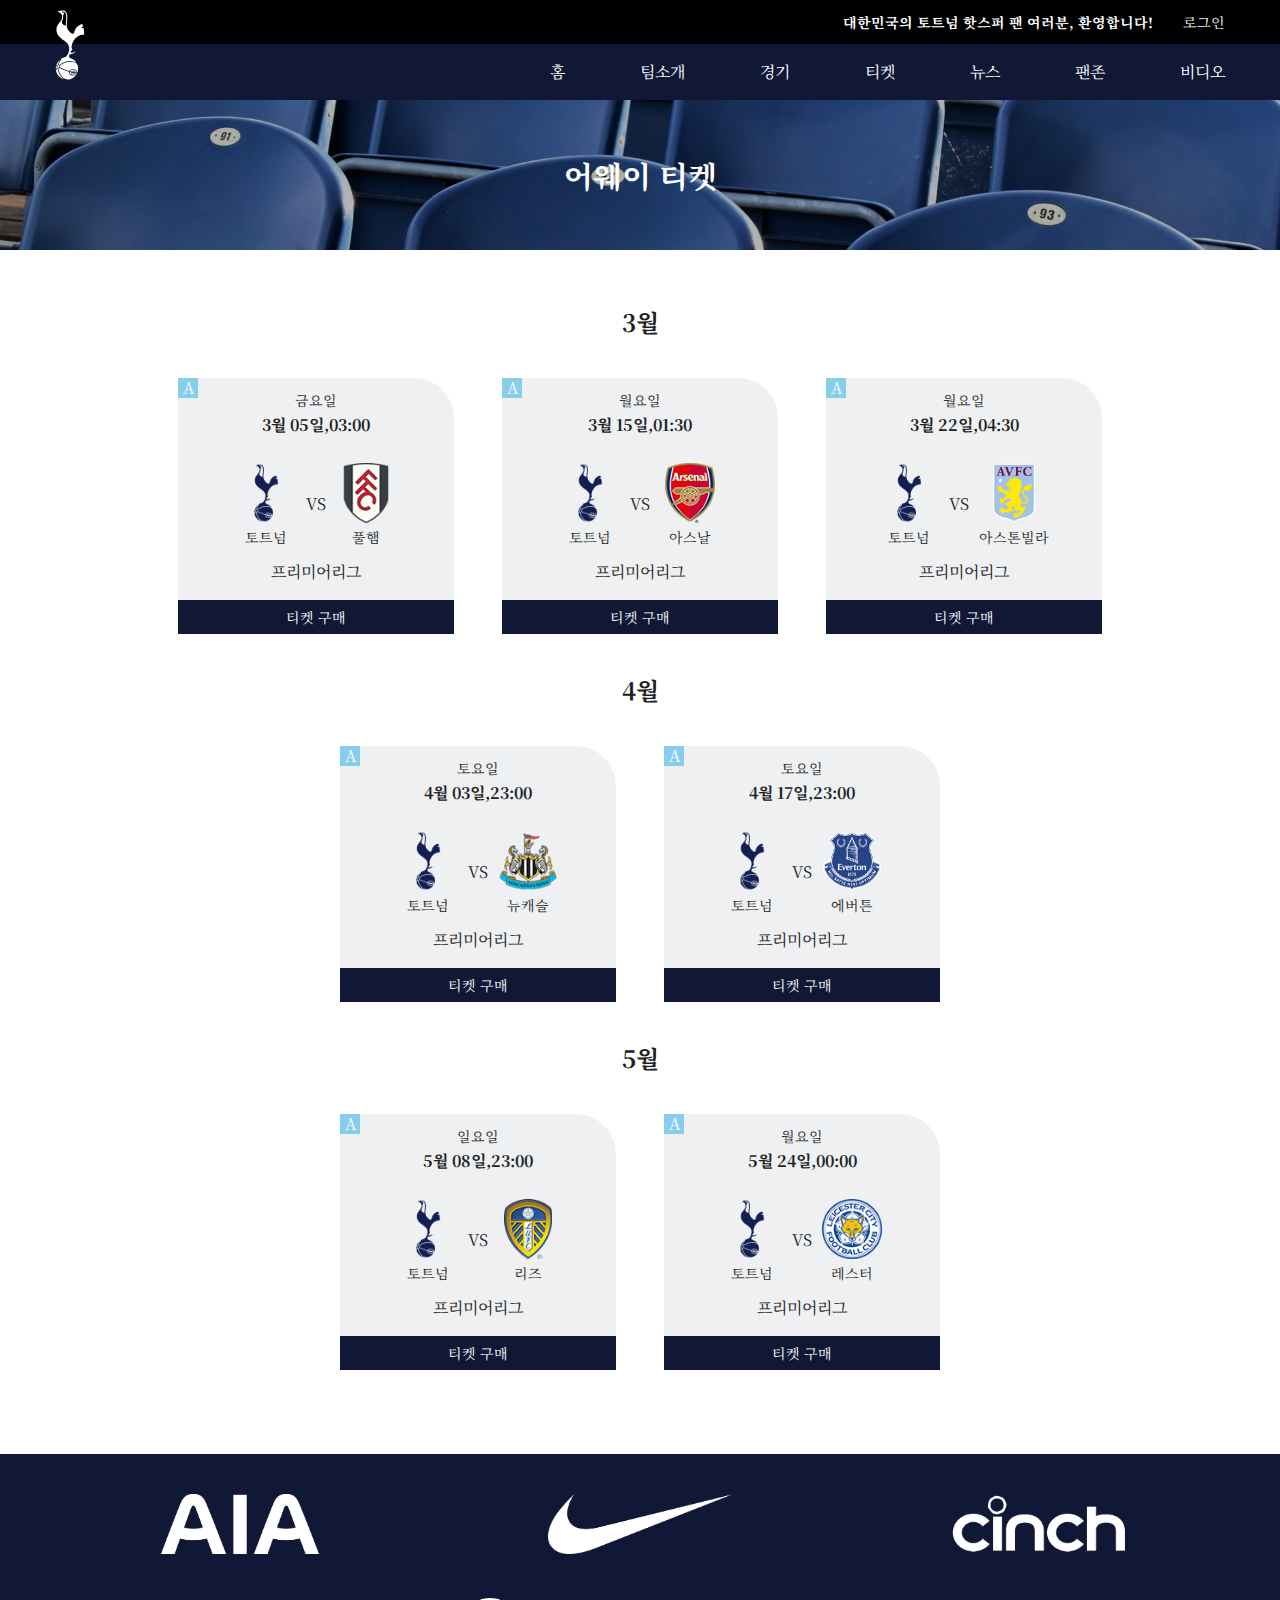
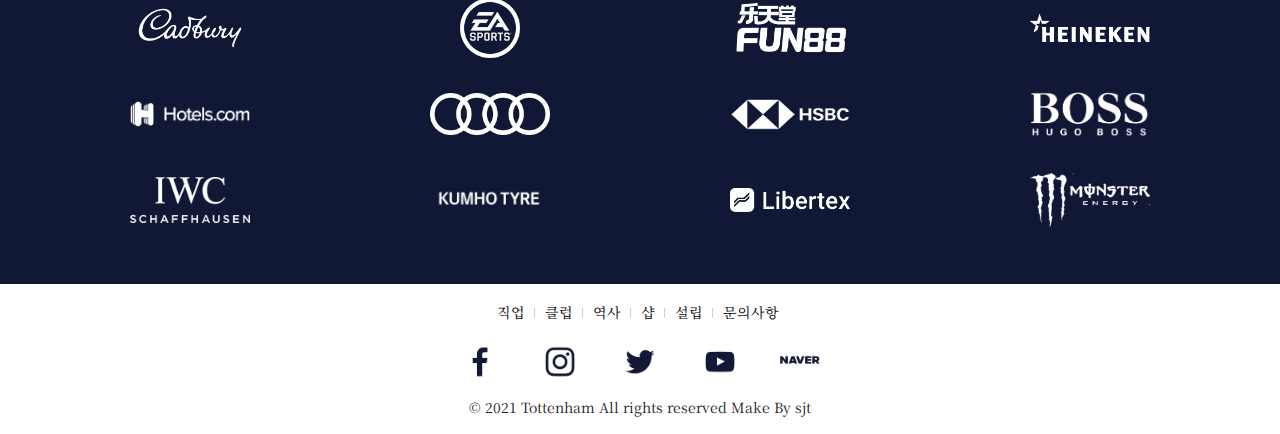
<file: sub/awayticket.html>
<!DOCTYPE html>
<html lang="en">

<head>
    <meta charset="UTF-8">
    <meta name="viewport" content="width=device-width, initial-scale=1.0" />
    <title>티켓 - 원정</title>
    <link rel="icon" href="../img/토트넘파비콘.ico">
    <link rel="stylesheet" href="../css/reset.css">
    <!--fontawesome-->
    <link rel="stylesheet" href="../css/font-awesome.css">
    <!--swiper-->
    <link rel="stylesheet" href="https://unpkg.com/swiper/swiper-bundle.min.css" />
    <link rel="stylesheet" href="../css/common.css">
    <link rel="stylesheet" href="../css/ticket.css">

    <script src="../js/jquery-3.5.1.min.js"></script>
    <!--swiper js-->
    <script src="https://unpkg.com/swiper/swiper-bundle.min.js"></script>
    <script src="../js/main.js"></script>
</head>

<body>
    <header>
        <div class="header_top">
            <div class="container">
                <div class="header_top_group">
                    <h1 class="logo">
                        <a href="../index.html">
                            <svg version="1.1" id="Layer_1" xmlns="http://www.w3.org/2000/svg" xmlns:xlink="http://www.w3.org/1999/xlink" x="0px" y="0px" viewBox="0 0 63.5 154.7" style="enable-background:new 0 0 63.5 154.7;" xml:space="preserve">
                                <g>
                                    <path style="fill:#ffffff" d="M7.8,116.5c-0.3-0.1-0.9-0.1-1.6,0.6c-1,1.1-1.5,2.5-1.4,4.3c0,0.5,0.1,0.7,0.2,1.1c0.2,0.6,0.8,1.1,1.2,1.1
		c0.5,0.1,1-0.2,1.5-0.8c1.1-1.3,1.6-3.7,1.1-5.2C8.6,117,8.2,116.6,7.8,116.5" />
                                    <path style="fill:#ffffff" d="M31.4,134.1c0.6,1.2,1.5,1.9,2.3,2.1c0.9,0.3,3.5,0.8,5.5,1.1c2.3,0.2,4.1-1,5.1-3.5c-0.8,0-1.6-0.1-2.4-0.2
		c-0.2,0.5-0.4,1-0.6,1.5c-0.2,0.3-0.6,0.5-1,0.3c-0.3-0.2-0.5-0.6-0.3-1c0.2-0.3,0.3-0.6,0.4-1c-0.4-0.1-0.9-0.2-1.3-0.2
		c-0.2,0.6-0.3,1.1-0.5,1.6c-0.2,0.4-0.6,0.5-0.9,0.4c-0.4-0.2-0.5-0.6-0.4-0.9c0.1-0.3,0.3-0.8,0.4-1.3c-0.2,0-0.5-0.1-0.7-0.2
		c-0.2-0.1-0.5-0.1-0.7-0.2c-0.1,0.4-0.3,0.8-0.5,1.3c-0.2,0.4-0.6,0.5-0.9,0.4c-0.4-0.2-0.5-0.6-0.4-0.9c0.2-0.4,0.3-0.7,0.4-1.1
		c-1.2-0.3-2.5-0.6-3.7-1C30.9,132.4,31.1,133.4,31.4,134.1" />
                                    <path style="fill:#ffffff" d="M44.8,132.4c0.3-1.4,0-2.4-0.4-3c-0.4-0.8-1.2-1.3-2-1.5l-0.9-0.2c-0.8-0.2-2.1-0.4-4-0.9
		c-2.5-0.6-4.7,0.5-5.9,3c1.2,0.3,2.4,0.7,3.6,1c0.2-0.9,0.2-1.5,0.2-1.5c0-0.4,0.4-0.7,0.8-0.7c0.4,0,0.7,0.4,0.7,0.7
		c0,0.1,0,0.8-0.3,1.8c0.2,0.1,0.5,0.1,0.7,0.2c0.2,0.1,0.5,0.1,0.7,0.2c0.2-1,0.3-1.8,0.3-1.9c0.1-0.4,0.4-0.7,0.8-0.6
		c0.4,0.1,0.7,0.4,0.6,0.8c0,0.1-0.1,0.9-0.4,1.9c0.5,0.1,0.9,0.2,1.4,0.2c0.2-0.9,0.2-1.5,0.2-1.6c0-0.4,0.4-0.7,0.8-0.7
		c0.4,0,0.7,0.3,0.7,0.7c0,0.1,0,0.8-0.2,1.7C43.2,132.3,44.1,132.3,44.8,132.4" />
                                    <path style="fill:#ffffff" d="M49,123.4c-0.1-2.6-0.6-5-1.5-7.3c-1.1-2.8-4.7-4.8-9.5-5.9c-8.9-2-20.5,1.3-27.9,7.4c0.3,1.1,0.2,2.5-0.2,3.7
		c5.3,2.8,13.1,5.9,20.4,8.1c1.7-3.9,5-4.6,7.6-4c1.8,0.5,3,0.7,3.9,0.9l1,0.2c1.2,0.3,2.3,1.1,2.9,2.2c0.5,0.8,0.9,2,0.6,3.7
		c0.9-0.1,1.3-0.2,1.4-0.3C48.6,129.4,49.1,126.5,49,123.4" />
                                    <path style="fill:#ffffff" d="M39.1,138.7c-2-0.2-4.7-0.7-5.8-1.1c-1.3-0.4-2.5-1.5-3.1-2.9c-0.3-0.6-0.5-1.3-0.5-2.2c0-0.5,0-1.1,0.2-1.8
		c-7.3-2.2-15.1-5.3-20.5-8.1c-0.2,0.3-0.4,0.7-0.7,0.9c-0.4,0.5-0.9,0.8-1.3,1c0.5,4.4,2.1,8.8,4.6,12.5c3.3,5,7.8,8.4,12.6,9.5
		c1.7,0.4,4,0.9,6,0.4c7.5-1.6,13.5-6.7,16.5-13.4c-0.3,0.1-0.7,0.1-1.2,0.1C44.1,138.7,40.6,138.9,39.1,138.7" />
                                    <path style="fill:#ffffff" d="M4.4,118c0.2-0.5,0.5-1,0.9-1.5c0.3-0.3,0.6-0.6,0.9-0.8c0.9-4,2.7-7.6,5.4-10.3c-4,2.8-7.1,6.8-8.7,11.4
		C3.2,117.1,3.8,117.6,4.4,118" />
                                    <path style="fill:#ffffff" d="M4,119.4c-0.6-0.4-1.1-0.8-1.4-1.1c-0.6,2.2-0.9,4.6-0.8,7c0,0.5,0.1,1,0.1,1.5c0.4-1.4,1.1-2.9,2.1-4.5
		C3.7,121.4,3.7,120.4,4,119.4" />
                                    <path style="fill:#ffffff" d="M5.9,124.7c-0.5-0.1-1-0.4-1.3-0.9c-1.8,2.7-2.5,5.1-1.9,7.2c2.7,9,10.8,15.6,20.4,16.5
		C13.9,144.8,7.1,135.3,5.9,124.7" />
                                    <path style="fill:#ffffff" d="M30.1,81c0-17.6-27-17.2-27-39.5c0-13.4,12.1-16.3,12.1-26.9c0-10.1-9.8-10.4-9.8-10.4s2.5-3,9.7-3
		c7.1,0,11,3.7,11,13.4c0,14.5-5.2,21.7,5.9,32.7c0.8,0.8,3.1,3.1,6.1,3.1c4.5,0,0.8-15.1,19.4-20.9c0,0,1.1,1.7,2.1,5.4
		c-1.1,0.5-4.3,2.2-4.1,2.9c0.2,0.8,4.3-0.1,4.8-0.2c0.8,3.5,1.5,8.3,1.5,14.4c-21.7,0-29.9,26.3-25,31.1c0,0-2.4,3.2-4.4,7.1
		c0,0,0.8,0.5,2.8,0.5c2.1,0,6-1.1,7.5-2.6c0.3-0.3,0.7,0,0.4,0.4C37.9,96.1,30,90.6,30,97.7c0,3.8,2.1,4.3,3.3,4.7
		c5.1,1.8,9.3,5.2,12.1,9.7c-1.9-1.6-4.3-2.7-7.2-3.3c-9.1-2-21.1,1.2-28.8,7.5c-0.4-0.5-0.9-0.8-1.4-0.9c-0.1,0-0.1,0-0.2,0
		c1-4.3,3-8,5.7-10.5c0.1-6,5.1-1.7,11.2-7.7C26.7,95.3,30.1,88.9,30.1,81 M17.2,14.6c0,6.4-2.5,7.3-2.5,11.2c0,6,8.1,6.9,8.1,6.9
		c-0.1-2.6,0.2-5.3,0.5-8.2c0.3-2.9,0.7-6.2,0.7-9.9c0-10-4.3-11.4-9-11.4c-0.3,0-0.5,0-0.7,0c0,0,0.1,2,1.7,2
		c0.7,0,0.7-0.3,1.1-0.3c0.4,0,1.8,1.4,1.8,3.5c0,2.5-2.1,2.7-2.1,2.7C17.1,12.1,17.2,13.3,17.2,14.6" />
                                </g>
                            </svg>
                        </a>
                    </h1>
                    <div class="notice">
                        <h2>대한민국의 토트넘 핫스퍼 팬 여러분, 환영합니다!</h2>
                    </div>
                    <div class="login">
                        <a href="login.html">로그인</a>
                    </div>
                </div>
            </div>
        </div>
        <div class="header_bottom">
            <div class="container">
                <div class="header_bottom_group">
                    <nav>
                        <ul>
                            <li><a href="../index.html">홈</a></li>
                            <li>
                                <a href="#">팀소개</a>
                                <ul class="sub">
                                    <li><a href="coach.html">코치</a></li>
                                    <li><a href="team.html">선수들</a></li>
                                </ul>
                            </li>
                            <li>
                                <a href="#">경기</a>
                                <ul class="sub">
                                    <li><a href="result.html">경기결과</a></li>
                                </ul>
                            </li>
                            <li>
                                <a href="#">티켓</a>
                                <ul class="sub">
                                    <li><a href="hometicket.html">홈</a></li>
                                    <li><a href="awayticket.html">원정</a></li>
                                    <li><a href="seasonticket.html">시즌</a></li>
                                </ul>
                            </li>
                            <li>
                                <a href="#">뉴스</a>
                                <ul class="sub">
                                    <li><a href="latest_news.html">팀소식</a></li>
                                </ul>
                            </li>
                            <li>
                                <a href="#">팬존</a>
                                <ul class="sub">
                                    <li><a href="board.html">커뮤니티</a></li>
                                </ul>
                            </li>
                            <li>
                                <a href="video.html">비디오</a>
                            </li>
                        </ul>
                    </nav>
                    <div class="hamburger">
                        <span></span>
                        <span></span>
                        <span></span>
                    </div>
                </div>
            </div>
        </div>
        <div class="modal"></div>
    </header>
    <section id="sub_visual">
        <div class="sub_visual">
            <div class="container">
                <div class="row">
                    <div class="title">
                        <h2>어웨이 티켓</h2>
                    </div>
                </div>
            </div>
        </div>
    </section>
    <section id="ticket">
        <div class="container">
            <div class="row">
                <div class="ticket_all">
                    <h2>3월</h2>
                    <div class="ticketing">
                        <div class="ticket_box away">
                            <span class="day">금요일</span>
                            <strong>3월 05일,03:00</strong>
                            <div class="opponent">
                                <div class="our_team">
                                    <img src="../img/m토트넘.png" alt="토트넘">
                                    <span class="team_n">토트넘</span>
                                </div>
                                <span>VS</span>
                                <div class="opponet_team">
                                    <img src="../img/m%ED%92%80%EB%9F%BC.png" alt="풀햄">
                                    <span class="team_n">풀햄</span>
                                </div>
                            </div>
                            <p>프리미어리그</p>
                            <a href="#" class="ticket_buy">티켓 구매</a>
                        </div>
                        <div class="ticket_box away">
                            <span class="day">월요일</span>
                            <strong>3월 15일,01:30</strong>
                            <div class="opponent">
                                <div class="our_team">
                                    <img src="../img/m토트넘.png" alt="토트넘">
                                    <span class="team_n">토트넘</span>
                                </div>
                                <span>VS</span>
                                <div class="opponet_team">
                                    <img src="../img/m%EC%95%84%EC%8A%A4%EB%82%A0.png" alt="아스날">
                                    <span class="team_n">아스날</span>
                                </div>
                            </div>
                            <p>프리미어리그</p>
                            <a href="#" class="ticket_buy">티켓 구매</a>
                        </div>
                        <div class="ticket_box away">
                            <span class="day">월요일</span>
                            <strong>3월 22일,04:30</strong>
                            <div class="opponent">
                                <div class="our_team">
                                    <img src="../img/m토트넘.png" alt="토트넘">
                                    <span class="team_n">토트넘</span>
                                </div>
                                <span>VS</span>
                                <div class="opponet_team">
                                    <img src="../img/m%EC%95%84%EC%8A%A4%ED%86%A4%EB%B9%8C%EB%9D%BC.png" alt="아스톤빌라">
                                    <span class="team_n">아스톤빌라</span>
                                </div>
                            </div>
                            <p>프리미어리그</p>
                            <a href="#" class="ticket_buy">티켓 구매</a>
                        </div>
                    </div>
                    <h2>4월</h2>
                    <div class="ticketing">
                        <div class="ticket_box away">
                            <span class="day">토요일</span>
                            <strong>4월 03일,23:00</strong>
                            <div class="opponent">
                                <div class="our_team">
                                    <img src="../img/m토트넘.png" alt="토트넘">
                                    <span class="team_n">토트넘</span>
                                </div>
                                <span>VS</span>
                                <div class="opponet_team">
                                    <img src="../img/m%EB%89%B4%EC%BA%90%EC%8A%AC.png" alt="뉴캐슬">
                                    <span class="team_n">뉴캐슬</span>
                                </div>
                            </div>
                            <p>프리미어리그</p>
                            <a href="#" class="ticket_buy">티켓 구매</a>
                        </div>
                        <div class="ticket_box away">
                            <span class="day">토요일</span>
                            <strong>4월 17일,23:00</strong>
                            <div class="opponent">
                                <div class="our_team">
                                    <img src="../img/m토트넘.png" alt="토트넘">
                                    <span class="team_n">토트넘</span>
                                </div>
                                <span>VS</span>
                                <div class="opponet_team">
                                    <img src="../img/m%EC%97%90%EB%B2%84%ED%8A%BC.png" alt="에버튼">
                                    <span class="team_n">에버튼</span>
                                </div>
                            </div>
                            <p>프리미어리그</p>
                            <a href="#" class="ticket_buy">티켓 구매</a>
                        </div>
                    </div>
                    <h2>5월</h2>
                    <div class="ticketing">
                        <div class="ticket_box away">
                            <span class="day">일요일</span>
                            <strong>5월 08일,23:00</strong>
                            <div class="opponent">
                                <div class="our_team">
                                    <img src="../img/m토트넘.png" alt="토트넘">
                                    <span class="team_n">토트넘</span>
                                </div>
                                <span>VS</span>
                                <div class="opponet_team">
                                    <img src="../img/m리즈.png" alt="리즈">
                                    <span class="team_n">리즈</span>
                                </div>
                            </div>
                            <p>프리미어리그</p>
                            <a href="#" class="ticket_buy">티켓 구매</a>
                        </div>
                        <div class="ticket_box away">
                            <span class="day">월요일</span>
                            <strong>5월 24일,00:00</strong>
                            <div class="opponent">
                                <div class="our_team">
                                    <img src="../img/m토트넘.png" alt="토트넘">
                                    <span class="team_n">토트넘</span>
                                </div>
                                <span>VS</span>
                                <div class="opponet_team">
                                    <img src="../img/m%EB%A0%88%EC%8A%A4%ED%84%B0.png" alt="레스터시티">
                                    <span class="team_n">레스터</span>
                                </div>
                            </div>
                            <p>프리미어리그</p>
                            <a href="#" class="ticket_buy">티켓 구매</a>
                        </div>
                    </div>
                </div>
            </div>
        </div>
    </section>
    <footer>
        <div class="footer_top">
            <div class="container">
                <ul class="main_spon">
                    <li><a href="#"><img src="../img/aia-logo.png" alt="aia"></a></li>
                    <li><a href="#"><img src="../img/nike.png" alt="나이키"></a></li>
                    <li><a href="#"><img src="../img/cinch.png" alt="신치"></a></li>
                </ul>
                <ul class="sub_spon">
                    <li><a href="#"><img src="../img/Cadbury.png" alt="로고"></a></li>
                    <li><a href="#"><img src="../img/easports.png" alt="로고"></a></li>
                    <li><a href="#"><img src="../img/fun.png" alt="로고"></a></li>
                    <li><a href="#"><img src="../img/heineken.png" alt="로고"></a></li>
                    <li><a href="#"><img src="../img/hotels.png" alt="로고"></a></li>
                    <li><a href="#"><img src="../img/audi.png" alt="로고"></a></li>
                    <li><a href="#"><img src="../img/HSBC-logo.png" alt="로고"></a></li>
                    <li><a href="#"><img src="../img/hugo-boss.png" alt="로고"></a></li>
                    <li><a href="#"><img src="../img/iwc.png" alt="로고"></a></li>
                    <li><a href="#"><img src="../img/kumho.png" alt="로고"></a></li>
                    <li><a href="#"><img src="../img/libertex.png" alt="로고"></a></li>
                    <li><a href="#"><img src="../img/monster-energy.png" alt="로고"></a></li>
                </ul>
            </div>
        </div>
        <div class="footer_bottom">
            <div class="container">
                <div class="row">
                    <ul class="policy">
                        <li><a href="#">직업</a></li>
                        <li><a href="#">클럽</a></li>
                        <li><a href="#">역사</a></li>
                        <li><a href="#">샵</a></li>
                        <li><a href="#">설립</a></li>
                        <li><a href="#">문의사항</a></li>
                    </ul>
                    <ul class="club_sns">
                        <li><a href="#"><img src="../img/facebook.png" alt="페이스북"></a></li>
                        <li><a href="#"><img src="../img/instagram.png" alt="인스타그램"></a></li>
                        <li><a href="#"><img src="../img/twitter.png" alt="트위터"></a></li>
                        <li><a href="#"><img src="../img/youtube.png" alt="유투브"></a></li>
                        <li><a href="#"><img src="../img/naver.png" alt="네이버"></a></li>
                    </ul>
                    <p>© 2021 Tottenham All rights reserved Make By sjt</p>
                </div>
            </div>
        </div>
    </footer>
</body>

</html>
</file>
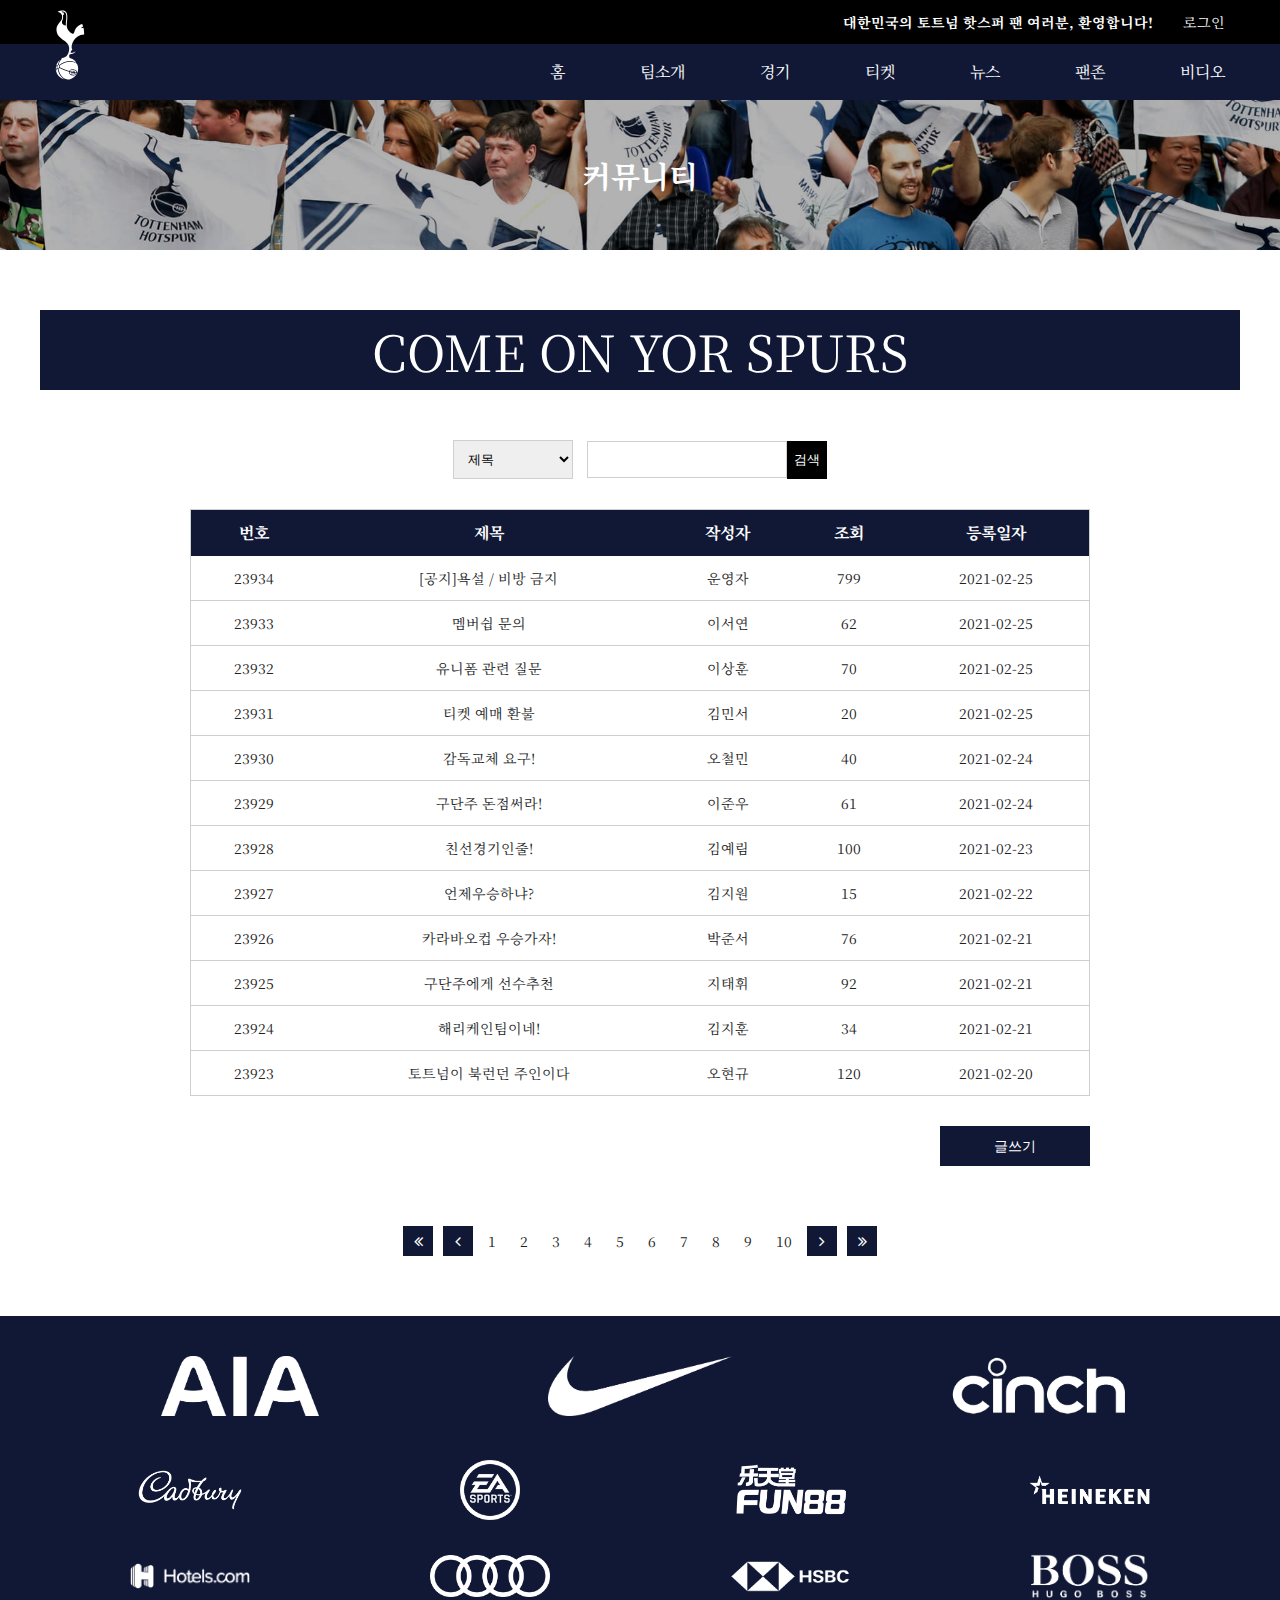
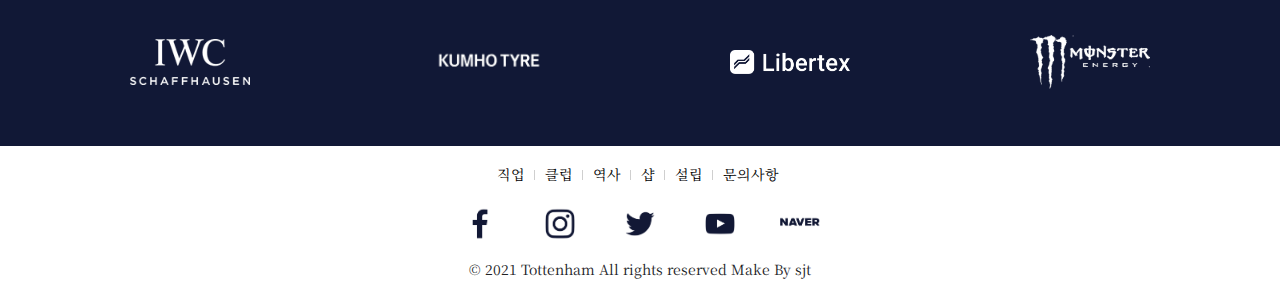
<file: sub/board.html>
<!DOCTYPE html>
<html lang="en">

<head>
    <meta charset="UTF-8">
    <meta name="viewport" content="width=device-width, initial-scale=1.0" />
    <title>커뮤니티</title>
    <link rel="icon" href="../img/토트넘파비콘.ico">
    <link rel="stylesheet" href="../css/reset.css">
    <!--fontawesome-->
    <link rel="stylesheet" href="../css/font-awesome.css">
    <!--swiper-->
    <link rel="stylesheet" href="https://unpkg.com/swiper/swiper-bundle.min.css" />
    <link rel="stylesheet" href="../css/common.css">
    <link rel="stylesheet" href="../css/board.css">

    <script src="../js/jquery-3.5.1.min.js"></script>
    <!--swiper js-->
    <script src="https://unpkg.com/swiper/swiper-bundle.min.js"></script>
    <script src="../js/main.js"></script>
</head>

<body>
    <header>
        <div class="header_top">
            <div class="container">
                <div class="header_top_group">
                    <h1 class="logo">
                        <a href="../index.html">
                            <svg version="1.1" id="Layer_1" xmlns="http://www.w3.org/2000/svg" xmlns:xlink="http://www.w3.org/1999/xlink" x="0px" y="0px" viewBox="0 0 63.5 154.7" style="enable-background:new 0 0 63.5 154.7;" xml:space="preserve">
                                <g>
                                    <path style="fill:#ffffff" d="M7.8,116.5c-0.3-0.1-0.9-0.1-1.6,0.6c-1,1.1-1.5,2.5-1.4,4.3c0,0.5,0.1,0.7,0.2,1.1c0.2,0.6,0.8,1.1,1.2,1.1
		c0.5,0.1,1-0.2,1.5-0.8c1.1-1.3,1.6-3.7,1.1-5.2C8.6,117,8.2,116.6,7.8,116.5" />
                                    <path style="fill:#ffffff" d="M31.4,134.1c0.6,1.2,1.5,1.9,2.3,2.1c0.9,0.3,3.5,0.8,5.5,1.1c2.3,0.2,4.1-1,5.1-3.5c-0.8,0-1.6-0.1-2.4-0.2
		c-0.2,0.5-0.4,1-0.6,1.5c-0.2,0.3-0.6,0.5-1,0.3c-0.3-0.2-0.5-0.6-0.3-1c0.2-0.3,0.3-0.6,0.4-1c-0.4-0.1-0.9-0.2-1.3-0.2
		c-0.2,0.6-0.3,1.1-0.5,1.6c-0.2,0.4-0.6,0.5-0.9,0.4c-0.4-0.2-0.5-0.6-0.4-0.9c0.1-0.3,0.3-0.8,0.4-1.3c-0.2,0-0.5-0.1-0.7-0.2
		c-0.2-0.1-0.5-0.1-0.7-0.2c-0.1,0.4-0.3,0.8-0.5,1.3c-0.2,0.4-0.6,0.5-0.9,0.4c-0.4-0.2-0.5-0.6-0.4-0.9c0.2-0.4,0.3-0.7,0.4-1.1
		c-1.2-0.3-2.5-0.6-3.7-1C30.9,132.4,31.1,133.4,31.4,134.1" />
                                    <path style="fill:#ffffff" d="M44.8,132.4c0.3-1.4,0-2.4-0.4-3c-0.4-0.8-1.2-1.3-2-1.5l-0.9-0.2c-0.8-0.2-2.1-0.4-4-0.9
		c-2.5-0.6-4.7,0.5-5.9,3c1.2,0.3,2.4,0.7,3.6,1c0.2-0.9,0.2-1.5,0.2-1.5c0-0.4,0.4-0.7,0.8-0.7c0.4,0,0.7,0.4,0.7,0.7
		c0,0.1,0,0.8-0.3,1.8c0.2,0.1,0.5,0.1,0.7,0.2c0.2,0.1,0.5,0.1,0.7,0.2c0.2-1,0.3-1.8,0.3-1.9c0.1-0.4,0.4-0.7,0.8-0.6
		c0.4,0.1,0.7,0.4,0.6,0.8c0,0.1-0.1,0.9-0.4,1.9c0.5,0.1,0.9,0.2,1.4,0.2c0.2-0.9,0.2-1.5,0.2-1.6c0-0.4,0.4-0.7,0.8-0.7
		c0.4,0,0.7,0.3,0.7,0.7c0,0.1,0,0.8-0.2,1.7C43.2,132.3,44.1,132.3,44.8,132.4" />
                                    <path style="fill:#ffffff" d="M49,123.4c-0.1-2.6-0.6-5-1.5-7.3c-1.1-2.8-4.7-4.8-9.5-5.9c-8.9-2-20.5,1.3-27.9,7.4c0.3,1.1,0.2,2.5-0.2,3.7
		c5.3,2.8,13.1,5.9,20.4,8.1c1.7-3.9,5-4.6,7.6-4c1.8,0.5,3,0.7,3.9,0.9l1,0.2c1.2,0.3,2.3,1.1,2.9,2.2c0.5,0.8,0.9,2,0.6,3.7
		c0.9-0.1,1.3-0.2,1.4-0.3C48.6,129.4,49.1,126.5,49,123.4" />
                                    <path style="fill:#ffffff" d="M39.1,138.7c-2-0.2-4.7-0.7-5.8-1.1c-1.3-0.4-2.5-1.5-3.1-2.9c-0.3-0.6-0.5-1.3-0.5-2.2c0-0.5,0-1.1,0.2-1.8
		c-7.3-2.2-15.1-5.3-20.5-8.1c-0.2,0.3-0.4,0.7-0.7,0.9c-0.4,0.5-0.9,0.8-1.3,1c0.5,4.4,2.1,8.8,4.6,12.5c3.3,5,7.8,8.4,12.6,9.5
		c1.7,0.4,4,0.9,6,0.4c7.5-1.6,13.5-6.7,16.5-13.4c-0.3,0.1-0.7,0.1-1.2,0.1C44.1,138.7,40.6,138.9,39.1,138.7" />
                                    <path style="fill:#ffffff" d="M4.4,118c0.2-0.5,0.5-1,0.9-1.5c0.3-0.3,0.6-0.6,0.9-0.8c0.9-4,2.7-7.6,5.4-10.3c-4,2.8-7.1,6.8-8.7,11.4
		C3.2,117.1,3.8,117.6,4.4,118" />
                                    <path style="fill:#ffffff" d="M4,119.4c-0.6-0.4-1.1-0.8-1.4-1.1c-0.6,2.2-0.9,4.6-0.8,7c0,0.5,0.1,1,0.1,1.5c0.4-1.4,1.1-2.9,2.1-4.5
		C3.7,121.4,3.7,120.4,4,119.4" />
                                    <path style="fill:#ffffff" d="M5.9,124.7c-0.5-0.1-1-0.4-1.3-0.9c-1.8,2.7-2.5,5.1-1.9,7.2c2.7,9,10.8,15.6,20.4,16.5
		C13.9,144.8,7.1,135.3,5.9,124.7" />
                                    <path style="fill:#ffffff" d="M30.1,81c0-17.6-27-17.2-27-39.5c0-13.4,12.1-16.3,12.1-26.9c0-10.1-9.8-10.4-9.8-10.4s2.5-3,9.7-3
		c7.1,0,11,3.7,11,13.4c0,14.5-5.2,21.7,5.9,32.7c0.8,0.8,3.1,3.1,6.1,3.1c4.5,0,0.8-15.1,19.4-20.9c0,0,1.1,1.7,2.1,5.4
		c-1.1,0.5-4.3,2.2-4.1,2.9c0.2,0.8,4.3-0.1,4.8-0.2c0.8,3.5,1.5,8.3,1.5,14.4c-21.7,0-29.9,26.3-25,31.1c0,0-2.4,3.2-4.4,7.1
		c0,0,0.8,0.5,2.8,0.5c2.1,0,6-1.1,7.5-2.6c0.3-0.3,0.7,0,0.4,0.4C37.9,96.1,30,90.6,30,97.7c0,3.8,2.1,4.3,3.3,4.7
		c5.1,1.8,9.3,5.2,12.1,9.7c-1.9-1.6-4.3-2.7-7.2-3.3c-9.1-2-21.1,1.2-28.8,7.5c-0.4-0.5-0.9-0.8-1.4-0.9c-0.1,0-0.1,0-0.2,0
		c1-4.3,3-8,5.7-10.5c0.1-6,5.1-1.7,11.2-7.7C26.7,95.3,30.1,88.9,30.1,81 M17.2,14.6c0,6.4-2.5,7.3-2.5,11.2c0,6,8.1,6.9,8.1,6.9
		c-0.1-2.6,0.2-5.3,0.5-8.2c0.3-2.9,0.7-6.2,0.7-9.9c0-10-4.3-11.4-9-11.4c-0.3,0-0.5,0-0.7,0c0,0,0.1,2,1.7,2
		c0.7,0,0.7-0.3,1.1-0.3c0.4,0,1.8,1.4,1.8,3.5c0,2.5-2.1,2.7-2.1,2.7C17.1,12.1,17.2,13.3,17.2,14.6" />
                                </g>
                            </svg>
                        </a>
                    </h1>
                    <div class="notice">
                        <h2>대한민국의 토트넘 핫스퍼 팬 여러분, 환영합니다!</h2>
                    </div>
                    <div class="login">
                        <a href="login.html">로그인</a>
                    </div>
                </div>
            </div>
        </div>
        <div class="header_bottom">
            <div class="container">
                <div class="header_bottom_group">
                    <nav>
                        <ul>
                            <li><a href="../index.html">홈</a></li>
                            <li>
                                <a href="#">팀소개</a>
                                <ul class="sub">
                                    <li><a href="coach.html">코치</a></li>
                                    <li><a href="team.html">선수들</a></li>
                                </ul>
                            </li>
                            <li>
                                <a href="#">경기</a>
                                <ul class="sub">
                                    <li><a href="result.html">경기결과</a></li>
                                </ul>
                            </li>
                            <li>
                                <a href="#">티켓</a>
                                <ul class="sub">
                                    <li><a href="hometicket.html">홈</a></li>
                                    <li><a href="awayticket.html">원정</a></li>
                                    <li><a href="seasonticket.html">시즌</a></li>
                                </ul>
                            </li>
                            <li>
                                <a href="#">뉴스</a>
                                <ul class="sub">
                                    <li><a href="latest_news.html">팀소식</a></li>
                                </ul>
                            </li>
                            <li>
                                <a href="#">팬존</a>
                                <ul class="sub">
                                    <li><a href="board.html">커뮤니티</a></li>
                                </ul>
                            </li>
                            <li>
                                <a href="video.html">비디오</a>
                            </li>
                        </ul>
                    </nav>
                    <div class="hamburger">
                        <span></span>
                        <span></span>
                        <span></span>
                    </div>
                </div>
            </div>
        </div>
        <div class="modal"></div>
    </header>
    <section id="sub_visual">
        <div class="sub_visual">
            <div class="container">
                <div class="row">
                    <div class="title">
                        <h2>커뮤니티</h2>
                    </div>
                </div>
            </div>
        </div>
    </section>
    <section id="board">
        <div class="container">
            <div class="row">
                <div class="board">
                    <div class="cheer_txt">
                        COME ON YOR SPURS
                    </div>
                    <div class="board_form">
                        <form action="get">
                            <select name="board_list">
                                <option selected>제목</option>
                                <option>작성자</option>
                            </select>
                            <input type="search">
                            <button type="button" class="board_search">검색</button>
                            <div class="free_board">
                                <table>
                                    <thead>
                                        <tr>
                                            <th>번호</th>
                                            <th>제목</th>
                                            <th>작성자</th>
                                            <th>조회</th>
                                            <th>등록일자</th>
                                        </tr>
                                    </thead>
                                    <tbody>
                                        <tr>
                                            <td>23934</td>
                                            <td><a href="#">[공지]욕설 / 비방 금지</a></td>
                                            <td>운영자</td>
                                            <td>799</td>
                                            <td>2021-02-25</td>
                                        </tr>
                                        <tr>
                                            <td>23933</td>
                                            <td><a href="#">멤버쉽 문의</a></td>
                                            <td>이서연</td>
                                            <td>62</td>
                                            <td>2021-02-25</td>
                                        </tr>
                                        <tr>
                                            <td>23932</td>
                                            <td><a href="#">유니폼 관련 질문</a></td>
                                            <td>이상훈</td>
                                            <td>70</td>
                                            <td>2021-02-25</td>
                                        </tr>
                                        <tr>
                                            <td>23931</td>
                                            <td><a href="#">티켓 예매 환불</a></td>
                                            <td>김민서</td>
                                            <td>20</td>
                                            <td>2021-02-25</td>
                                        </tr>
                                        <tr>
                                            <td>23930</td>
                                            <td><a href="#">감독교체 요구!</a></td>
                                            <td>오철민</td>
                                            <td>40</td>
                                            <td>2021-02-24</td>
                                        </tr>
                                        <tr>
                                            <td>23929</td>
                                            <td><a href="#">구단주 돈점써라!</a></td>
                                            <td>이준우</td>
                                            <td>61</td>
                                            <td>2021-02-24</td>
                                        </tr>
                                        <tr>
                                            <td>23928</td>
                                            <td><a href="#">친선경기인줄!</a></td>
                                            <td>김예림</td>
                                            <td>100</td>
                                            <td>2021-02-23</td>
                                        </tr>
                                        <tr>
                                            <td>23927</td>
                                            <td><a href="#">언제우승하냐?</a></td>
                                            <td>김지원</td>
                                            <td>15</td>
                                            <td>2021-02-22</td>
                                        </tr>
                                        <tr>
                                            <td>23926</td>
                                            <td><a href="#">카라바오컵 우승가자!</a></td>
                                            <td>박준서</td>
                                            <td>76</td>
                                            <td>2021-02-21</td>
                                        </tr>
                                        <tr>
                                            <td>23925</td>
                                            <td><a href="#">구단주에게 선수추천</a></td>
                                            <td>지태휘</td>
                                            <td>92</td>
                                            <td>2021-02-21</td>
                                        </tr>
                                        <tr>
                                            <td>23924</td>
                                            <td><a href="#">해리케인팀이네!</a></td>
                                            <td>김지훈</td>
                                            <td>34</td>
                                            <td>2021-02-21</td>
                                        </tr>
                                        <tr>
                                            <td>23923</td>
                                            <td><a href="#">토트넘이 북런던 주인이다</a></td>
                                            <td>오현규</td>
                                            <td>120</td>
                                            <td>2021-02-20</td>
                                        </tr>
                                    </tbody>
                                </table>
                            </div>
                            <button type="button" class="board_write">글쓰기</button>
                        </form>
                    </div>
                    <div class="pager">
                        <a href="#" class="double_left"><i class="fa fa-angle-double-left" aria-hidden="true"></i></a>
                        <a href="#" class="one_left"><i class="fa fa-angle-left" aria-hidden="true"></i></a>
                        <ul>
                            <li><a href="#" class="pager_number">1</a></li>
                            <li><a href="#" class="pager_number">2</a></li>
                            <li><a href="#" class="pager_number">3</a></li>
                            <li><a href="#" class="pager_number">4</a></li>
                            <li><a href="#" class="pager_number">5</a></li>
                            <li><a href="#" class="pager_number">6</a></li>
                            <li><a href="#" class="pager_number">7</a></li>
                            <li><a href="#" class="pager_number">8</a></li>
                            <li><a href="#" class="pager_number">9</a></li>
                            <li><a href="#" class="pager_number">10</a></li>
                        </ul>
                        <a href="#" class="one_right"><i class="fa fa-angle-right" aria-hidden="true"></i></a>
                        <a href="#" class="double_right"><i class="fa fa-angle-double-right" aria-hidden="true"></i></a>
                    </div>
                </div>
            </div>
        </div>
    </section>
    <footer>
        <div class="footer_top">
            <div class="container">
                <ul class="main_spon">
                    <li><a href="#"><img src="../img/aia-logo.png" alt="aia"></a></li>
                    <li><a href="#"><img src="../img/nike.png" alt="나이키"></a></li>
                    <li><a href="#"><img src="../img/cinch.png" alt="신치"></a></li>
                </ul>
                <ul class="sub_spon">
                    <li><a href="#"><img src="../img/Cadbury.png" alt="로고"></a></li>
                    <li><a href="#"><img src="../img/easports.png" alt="로고"></a></li>
                    <li><a href="#"><img src="../img/fun.png" alt="로고"></a></li>
                    <li><a href="#"><img src="../img/heineken.png" alt="로고"></a></li>
                    <li><a href="#"><img src="../img/hotels.png" alt="로고"></a></li>
                    <li><a href="#"><img src="../img/audi.png" alt="로고"></a></li>
                    <li><a href="#"><img src="../img/HSBC-logo.png" alt="로고"></a></li>
                    <li><a href="#"><img src="../img/hugo-boss.png" alt="로고"></a></li>
                    <li><a href="#"><img src="../img/iwc.png" alt="로고"></a></li>
                    <li><a href="#"><img src="../img/kumho.png" alt="로고"></a></li>
                    <li><a href="#"><img src="../img/libertex.png" alt="로고"></a></li>
                    <li><a href="#"><img src="../img/monster-energy.png" alt="로고"></a></li>
                </ul>
            </div>
        </div>
        <div class="footer_bottom">
            <div class="container">
                <div class="row">
                    <ul class="policy">
                        <li><a href="#">직업</a></li>
                        <li><a href="#">클럽</a></li>
                        <li><a href="#">역사</a></li>
                        <li><a href="#">샵</a></li>
                        <li><a href="#">설립</a></li>
                        <li><a href="#">문의사항</a></li>
                    </ul>
                    <ul class="club_sns">
                        <li><a href="#"><img src="../img/facebook.png" alt="페이스북"></a></li>
                        <li><a href="#"><img src="../img/instagram.png" alt="인스타그램"></a></li>
                        <li><a href="#"><img src="../img/twitter.png" alt="트위터"></a></li>
                        <li><a href="#"><img src="../img/youtube.png" alt="유투브"></a></li>
                        <li><a href="#"><img src="../img/naver.png" alt="네이버"></a></li>
                    </ul>
                    <p>© 2021 Tottenham All rights reserved Make By sjt</p>
                </div>
            </div>
        </div>
    </footer>
</body>

</html>
</file>
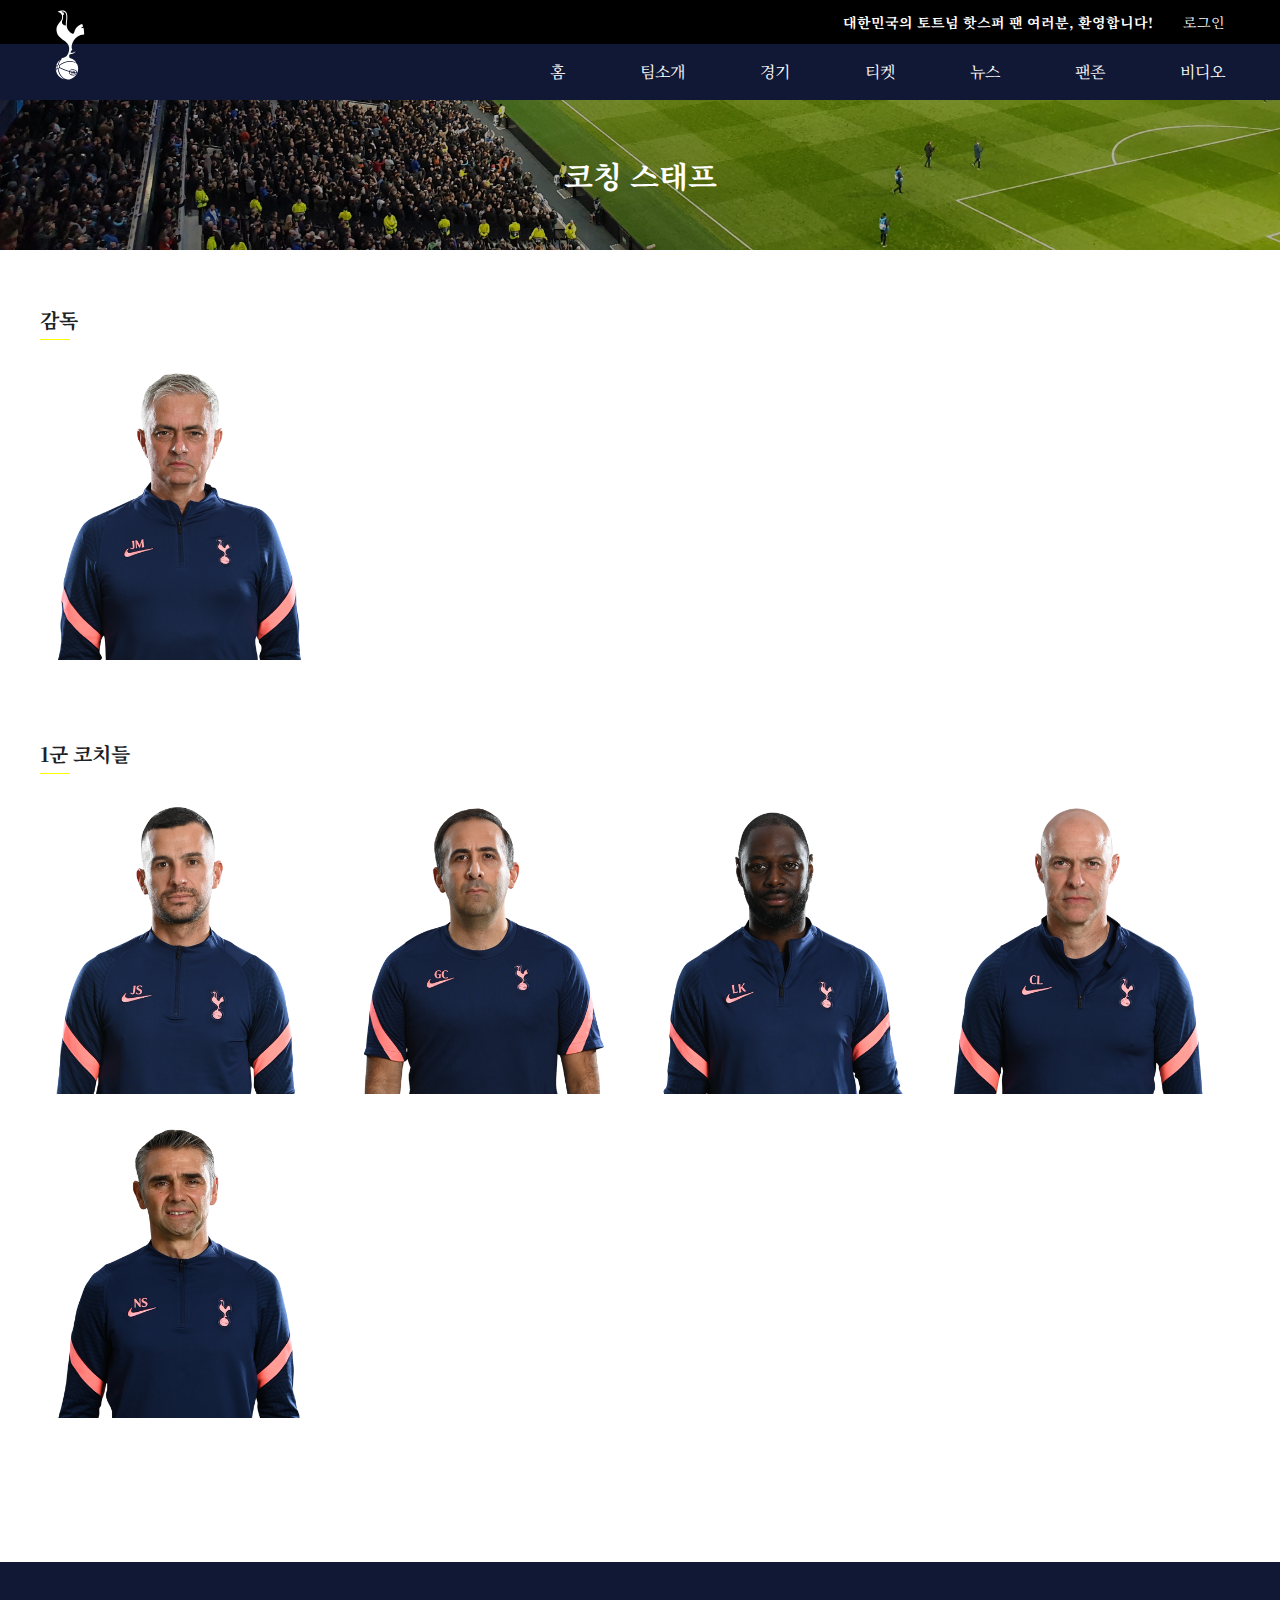
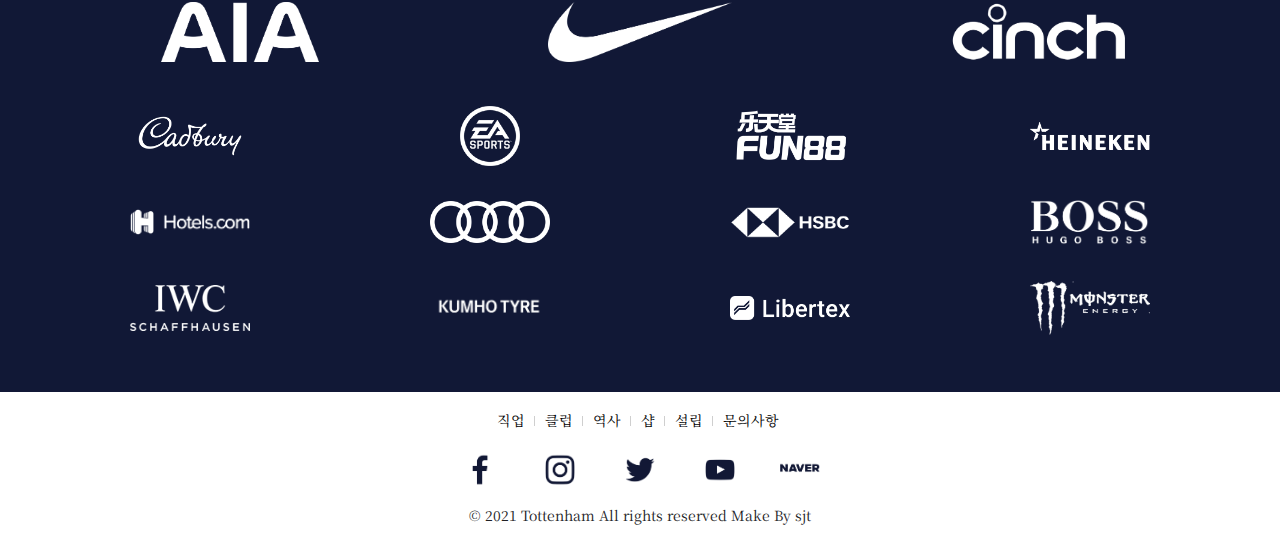
<file: sub/coach.html>
<!DOCTYPE html>
<html lang="en">

<head>
    <meta charset="UTF-8">
    <meta name="viewport" content="width=device-width, initial-scale=1.0" />
    <title>팀소개-코치</title>
    <link rel="icon" href="../img/토트넘파비콘.ico">
    <link rel="stylesheet" href="../css/reset.css">
    <!--fontawesome-->
    <link rel="stylesheet" href="../css/font-awesome.css">
    <!--swiper-->
    <link rel="stylesheet" href="https://unpkg.com/swiper/swiper-bundle.min.css" />
    <link rel="stylesheet" href="../css/common.css">
    <link rel="stylesheet" href="../css/team.css">

    <script src="../js/jquery-3.5.1.min.js"></script>
    <!--swiper js-->
    <script src="https://unpkg.com/swiper/swiper-bundle.min.js"></script>
    <script src="../js/main.js"></script>
</head>

<body>
    <header>
        <div class="header_top">
            <div class="container">
                <div class="header_top_group">
                    <h1 class="logo">
                        <a href="../index.html">
                            <svg version="1.1" id="Layer_1" xmlns="http://www.w3.org/2000/svg" xmlns:xlink="http://www.w3.org/1999/xlink" x="0px" y="0px" viewBox="0 0 63.5 154.7" style="enable-background:new 0 0 63.5 154.7;" xml:space="preserve">
                                <g>
                                    <path style="fill:#ffffff" d="M7.8,116.5c-0.3-0.1-0.9-0.1-1.6,0.6c-1,1.1-1.5,2.5-1.4,4.3c0,0.5,0.1,0.7,0.2,1.1c0.2,0.6,0.8,1.1,1.2,1.1
		c0.5,0.1,1-0.2,1.5-0.8c1.1-1.3,1.6-3.7,1.1-5.2C8.6,117,8.2,116.6,7.8,116.5" />
                                    <path style="fill:#ffffff" d="M31.4,134.1c0.6,1.2,1.5,1.9,2.3,2.1c0.9,0.3,3.5,0.8,5.5,1.1c2.3,0.2,4.1-1,5.1-3.5c-0.8,0-1.6-0.1-2.4-0.2
		c-0.2,0.5-0.4,1-0.6,1.5c-0.2,0.3-0.6,0.5-1,0.3c-0.3-0.2-0.5-0.6-0.3-1c0.2-0.3,0.3-0.6,0.4-1c-0.4-0.1-0.9-0.2-1.3-0.2
		c-0.2,0.6-0.3,1.1-0.5,1.6c-0.2,0.4-0.6,0.5-0.9,0.4c-0.4-0.2-0.5-0.6-0.4-0.9c0.1-0.3,0.3-0.8,0.4-1.3c-0.2,0-0.5-0.1-0.7-0.2
		c-0.2-0.1-0.5-0.1-0.7-0.2c-0.1,0.4-0.3,0.8-0.5,1.3c-0.2,0.4-0.6,0.5-0.9,0.4c-0.4-0.2-0.5-0.6-0.4-0.9c0.2-0.4,0.3-0.7,0.4-1.1
		c-1.2-0.3-2.5-0.6-3.7-1C30.9,132.4,31.1,133.4,31.4,134.1" />
                                    <path style="fill:#ffffff" d="M44.8,132.4c0.3-1.4,0-2.4-0.4-3c-0.4-0.8-1.2-1.3-2-1.5l-0.9-0.2c-0.8-0.2-2.1-0.4-4-0.9
		c-2.5-0.6-4.7,0.5-5.9,3c1.2,0.3,2.4,0.7,3.6,1c0.2-0.9,0.2-1.5,0.2-1.5c0-0.4,0.4-0.7,0.8-0.7c0.4,0,0.7,0.4,0.7,0.7
		c0,0.1,0,0.8-0.3,1.8c0.2,0.1,0.5,0.1,0.7,0.2c0.2,0.1,0.5,0.1,0.7,0.2c0.2-1,0.3-1.8,0.3-1.9c0.1-0.4,0.4-0.7,0.8-0.6
		c0.4,0.1,0.7,0.4,0.6,0.8c0,0.1-0.1,0.9-0.4,1.9c0.5,0.1,0.9,0.2,1.4,0.2c0.2-0.9,0.2-1.5,0.2-1.6c0-0.4,0.4-0.7,0.8-0.7
		c0.4,0,0.7,0.3,0.7,0.7c0,0.1,0,0.8-0.2,1.7C43.2,132.3,44.1,132.3,44.8,132.4" />
                                    <path style="fill:#ffffff" d="M49,123.4c-0.1-2.6-0.6-5-1.5-7.3c-1.1-2.8-4.7-4.8-9.5-5.9c-8.9-2-20.5,1.3-27.9,7.4c0.3,1.1,0.2,2.5-0.2,3.7
		c5.3,2.8,13.1,5.9,20.4,8.1c1.7-3.9,5-4.6,7.6-4c1.8,0.5,3,0.7,3.9,0.9l1,0.2c1.2,0.3,2.3,1.1,2.9,2.2c0.5,0.8,0.9,2,0.6,3.7
		c0.9-0.1,1.3-0.2,1.4-0.3C48.6,129.4,49.1,126.5,49,123.4" />
                                    <path style="fill:#ffffff" d="M39.1,138.7c-2-0.2-4.7-0.7-5.8-1.1c-1.3-0.4-2.5-1.5-3.1-2.9c-0.3-0.6-0.5-1.3-0.5-2.2c0-0.5,0-1.1,0.2-1.8
		c-7.3-2.2-15.1-5.3-20.5-8.1c-0.2,0.3-0.4,0.7-0.7,0.9c-0.4,0.5-0.9,0.8-1.3,1c0.5,4.4,2.1,8.8,4.6,12.5c3.3,5,7.8,8.4,12.6,9.5
		c1.7,0.4,4,0.9,6,0.4c7.5-1.6,13.5-6.7,16.5-13.4c-0.3,0.1-0.7,0.1-1.2,0.1C44.1,138.7,40.6,138.9,39.1,138.7" />
                                    <path style="fill:#ffffff" d="M4.4,118c0.2-0.5,0.5-1,0.9-1.5c0.3-0.3,0.6-0.6,0.9-0.8c0.9-4,2.7-7.6,5.4-10.3c-4,2.8-7.1,6.8-8.7,11.4
		C3.2,117.1,3.8,117.6,4.4,118" />
                                    <path style="fill:#ffffff" d="M4,119.4c-0.6-0.4-1.1-0.8-1.4-1.1c-0.6,2.2-0.9,4.6-0.8,7c0,0.5,0.1,1,0.1,1.5c0.4-1.4,1.1-2.9,2.1-4.5
		C3.7,121.4,3.7,120.4,4,119.4" />
                                    <path style="fill:#ffffff" d="M5.9,124.7c-0.5-0.1-1-0.4-1.3-0.9c-1.8,2.7-2.5,5.1-1.9,7.2c2.7,9,10.8,15.6,20.4,16.5
		C13.9,144.8,7.1,135.3,5.9,124.7" />
                                    <path style="fill:#ffffff" d="M30.1,81c0-17.6-27-17.2-27-39.5c0-13.4,12.1-16.3,12.1-26.9c0-10.1-9.8-10.4-9.8-10.4s2.5-3,9.7-3
		c7.1,0,11,3.7,11,13.4c0,14.5-5.2,21.7,5.9,32.7c0.8,0.8,3.1,3.1,6.1,3.1c4.5,0,0.8-15.1,19.4-20.9c0,0,1.1,1.7,2.1,5.4
		c-1.1,0.5-4.3,2.2-4.1,2.9c0.2,0.8,4.3-0.1,4.8-0.2c0.8,3.5,1.5,8.3,1.5,14.4c-21.7,0-29.9,26.3-25,31.1c0,0-2.4,3.2-4.4,7.1
		c0,0,0.8,0.5,2.8,0.5c2.1,0,6-1.1,7.5-2.6c0.3-0.3,0.7,0,0.4,0.4C37.9,96.1,30,90.6,30,97.7c0,3.8,2.1,4.3,3.3,4.7
		c5.1,1.8,9.3,5.2,12.1,9.7c-1.9-1.6-4.3-2.7-7.2-3.3c-9.1-2-21.1,1.2-28.8,7.5c-0.4-0.5-0.9-0.8-1.4-0.9c-0.1,0-0.1,0-0.2,0
		c1-4.3,3-8,5.7-10.5c0.1-6,5.1-1.7,11.2-7.7C26.7,95.3,30.1,88.9,30.1,81 M17.2,14.6c0,6.4-2.5,7.3-2.5,11.2c0,6,8.1,6.9,8.1,6.9
		c-0.1-2.6,0.2-5.3,0.5-8.2c0.3-2.9,0.7-6.2,0.7-9.9c0-10-4.3-11.4-9-11.4c-0.3,0-0.5,0-0.7,0c0,0,0.1,2,1.7,2
		c0.7,0,0.7-0.3,1.1-0.3c0.4,0,1.8,1.4,1.8,3.5c0,2.5-2.1,2.7-2.1,2.7C17.1,12.1,17.2,13.3,17.2,14.6" />
                                </g>
                            </svg>
                        </a>
                    </h1>
                    <div class="notice">
                        <h2>대한민국의 토트넘 핫스퍼 팬 여러분, 환영합니다!</h2>
                    </div>
                    <div class="login">
                        <a href="login.html">로그인</a>
                    </div>
                </div>
            </div>
        </div>
        <div class="header_bottom">
            <div class="container">
                <div class="header_bottom_group">
                    <nav>
                        <ul>
                            <li><a href="../index.html">홈</a></li>
                            <li>
                                <a href="#">팀소개</a>
                                <ul class="sub">
                                    <li><a href="coach.html">코치</a></li>
                                    <li><a href="team.html">선수들</a></li>
                                </ul>
                            </li>
                            <li>
                                <a href="#">경기</a>
                                <ul class="sub">
                                    <li><a href="result.html">경기결과</a></li>
                                </ul>
                            </li>
                            <li>
                                <a href="#">티켓</a>
                                <ul class="sub">
                                    <li><a href="hometicket.html">홈</a></li>
                                    <li><a href="awayticket.html">원정</a></li>
                                    <li><a href="seasonticket.html">시즌</a></li>
                                </ul>
                            </li>
                            <li>
                                <a href="#">뉴스</a>
                                <ul class="sub">
                                    <li><a href="latest_news.html">팀소식</a></li>
                                </ul>
                            </li>
                            <li>
                                <a href="#">팬존</a>
                                <ul class="sub">
                                    <li><a href="board.html">커뮤니티</a></li>
                                </ul>
                            </li>
                            <li>
                                <a href="video.html">비디오</a>
                            </li>
                        </ul>
                    </nav>
                    <div class="hamburger">
                        <span></span>
                        <span></span>
                        <span></span>
                    </div>
                </div>
            </div>
        </div>
        <div class="modal"></div>
    </header>
    <section id="sub_visual">
        <div class="sub_visual">
            <div class="container">
                <div class="row">
                    <div class="title">
                        <h2>코칭 스태프</h2>
                    </div>
                </div>
            </div>
        </div>
    </section>
    <section id="team">
        <div class="container">
            <div class="row">
                <div class="attacker">
                    <h2>감독</h2>
                    <div class="teamplayer">
                        <div class="player">
                            <div class="player_img">
                                <img src="../img/무리뉴.png" alt="무리뉴">
                            </div>
                            <div class="info">
                                <strong>조세 무리뉴</strong>
                                <span class="number">헤드 코치</span>
                                <p>세투 , 포르투칼</p>
                            </div>
                        </div>
                    </div>
                </div>
                <div class="midfilder">
                    <h2>1군 코치들</h2>
                    <div class="teamplayer">
                        <div class="player">
                            <div class="player_img">
                                <img src="../img/주앙세크라멘토.png" alt="주앙세크라멘토">
                            </div>
                            <div class="info">
                                <strong>주앙 세크라멘토</strong>
                                <span class="number">수석 코치</span>
                                <p>바르셀루스 , 포르투칼</p>
                            </div>
                        </div>
                        <div class="player">
                            <div class="player_img">
                                <img src="../img/지오반니세라.png" alt="지오반니세라">
                            </div>
                            <div class="info">
                                <strong>지오반니세라</strong>
                                <span class="number">기술 분석</span>
                                <p>로마 , 이탈리아</p>
                            </div>
                        </div>
                        <div class="player">
                            <div class="player_img">
                                <img src="../img/레들리킹.png" alt="레들리킹">
                            </div>
                            <div class="info">
                                <strong>레들리킹</strong>
                                <span class="number">수비 코치</span>
                                <p>보 , 잉글랜드</p>
                            </div>
                        </div>
                        <div class="player">
                            <div class="player_img">
                                <img src="../img/카를로스.png" alt="카를로스">
                            </div>
                            <div class="info">
                                <strong>카를로스 라린</strong>
                                <span class="number">피지컬 코치</span>
                                <p>카라카스 , 베네수엘라</p>
                            </div>
                        </div>
                        <div class="player">
                            <div class="player_img">
                                <img src="../img/누노산토스.png" alt="누노산토스">
                            </div>
                            <div class="info">
                                <strong>누노산토스</strong>
                                <span class="number">골키퍼 코치</span>
                                <p>세투발 , 포르투칼</p>
                            </div>
                        </div>
                    </div>
                </div>
            </div>
        </div>
    </section>
    <footer>
        <div class="footer_top">
            <div class="container">
                <ul class="main_spon">
                    <li><a href="#"><img src="../img/aia-logo.png" alt="aia"></a></li>
                    <li><a href="#"><img src="../img/nike.png" alt="나이키"></a></li>
                    <li><a href="#"><img src="../img/cinch.png" alt="신치"></a></li>
                </ul>
                <ul class="sub_spon">
                    <li><a href="#"><img src="../img/Cadbury.png" alt="로고"></a></li>
                    <li><a href="#"><img src="../img/easports.png" alt="로고"></a></li>
                    <li><a href="#"><img src="../img/fun.png" alt="로고"></a></li>
                    <li><a href="#"><img src="../img/heineken.png" alt="로고"></a></li>
                    <li><a href="#"><img src="../img/hotels.png" alt="로고"></a></li>
                    <li><a href="#"><img src="../img/audi.png" alt="로고"></a></li>
                    <li><a href="#"><img src="../img/HSBC-logo.png" alt="로고"></a></li>
                    <li><a href="#"><img src="../img/hugo-boss.png" alt="로고"></a></li>
                    <li><a href="#"><img src="../img/iwc.png" alt="로고"></a></li>
                    <li><a href="#"><img src="../img/kumho.png" alt="로고"></a></li>
                    <li><a href="#"><img src="../img/libertex.png" alt="로고"></a></li>
                    <li><a href="#"><img src="../img/monster-energy.png" alt="로고"></a></li>
                </ul>
            </div>
        </div>
        <div class="footer_bottom">
            <div class="container">
                <div class="row">
                    <ul class="policy">
                        <li><a href="#">직업</a></li>
                        <li><a href="#">클럽</a></li>
                        <li><a href="#">역사</a></li>
                        <li><a href="#">샵</a></li>
                        <li><a href="#">설립</a></li>
                        <li><a href="#">문의사항</a></li>
                    </ul>
                    <ul class="club_sns">
                        <li><a href="#"><img src="../img/facebook.png" alt="페이스북"></a></li>
                        <li><a href="#"><img src="../img/instagram.png" alt="인스타그램"></a></li>
                        <li><a href="#"><img src="../img/twitter.png" alt="트위터"></a></li>
                        <li><a href="#"><img src="../img/youtube.png" alt="유투브"></a></li>
                        <li><a href="#"><img src="../img/naver.png" alt="네이버"></a></li>
                    </ul>
                    <p>© 2021 Tottenham All rights reserved Make By sjt</p>
                </div>
            </div>
        </div>
    </footer>
</body>

</html>
</file>
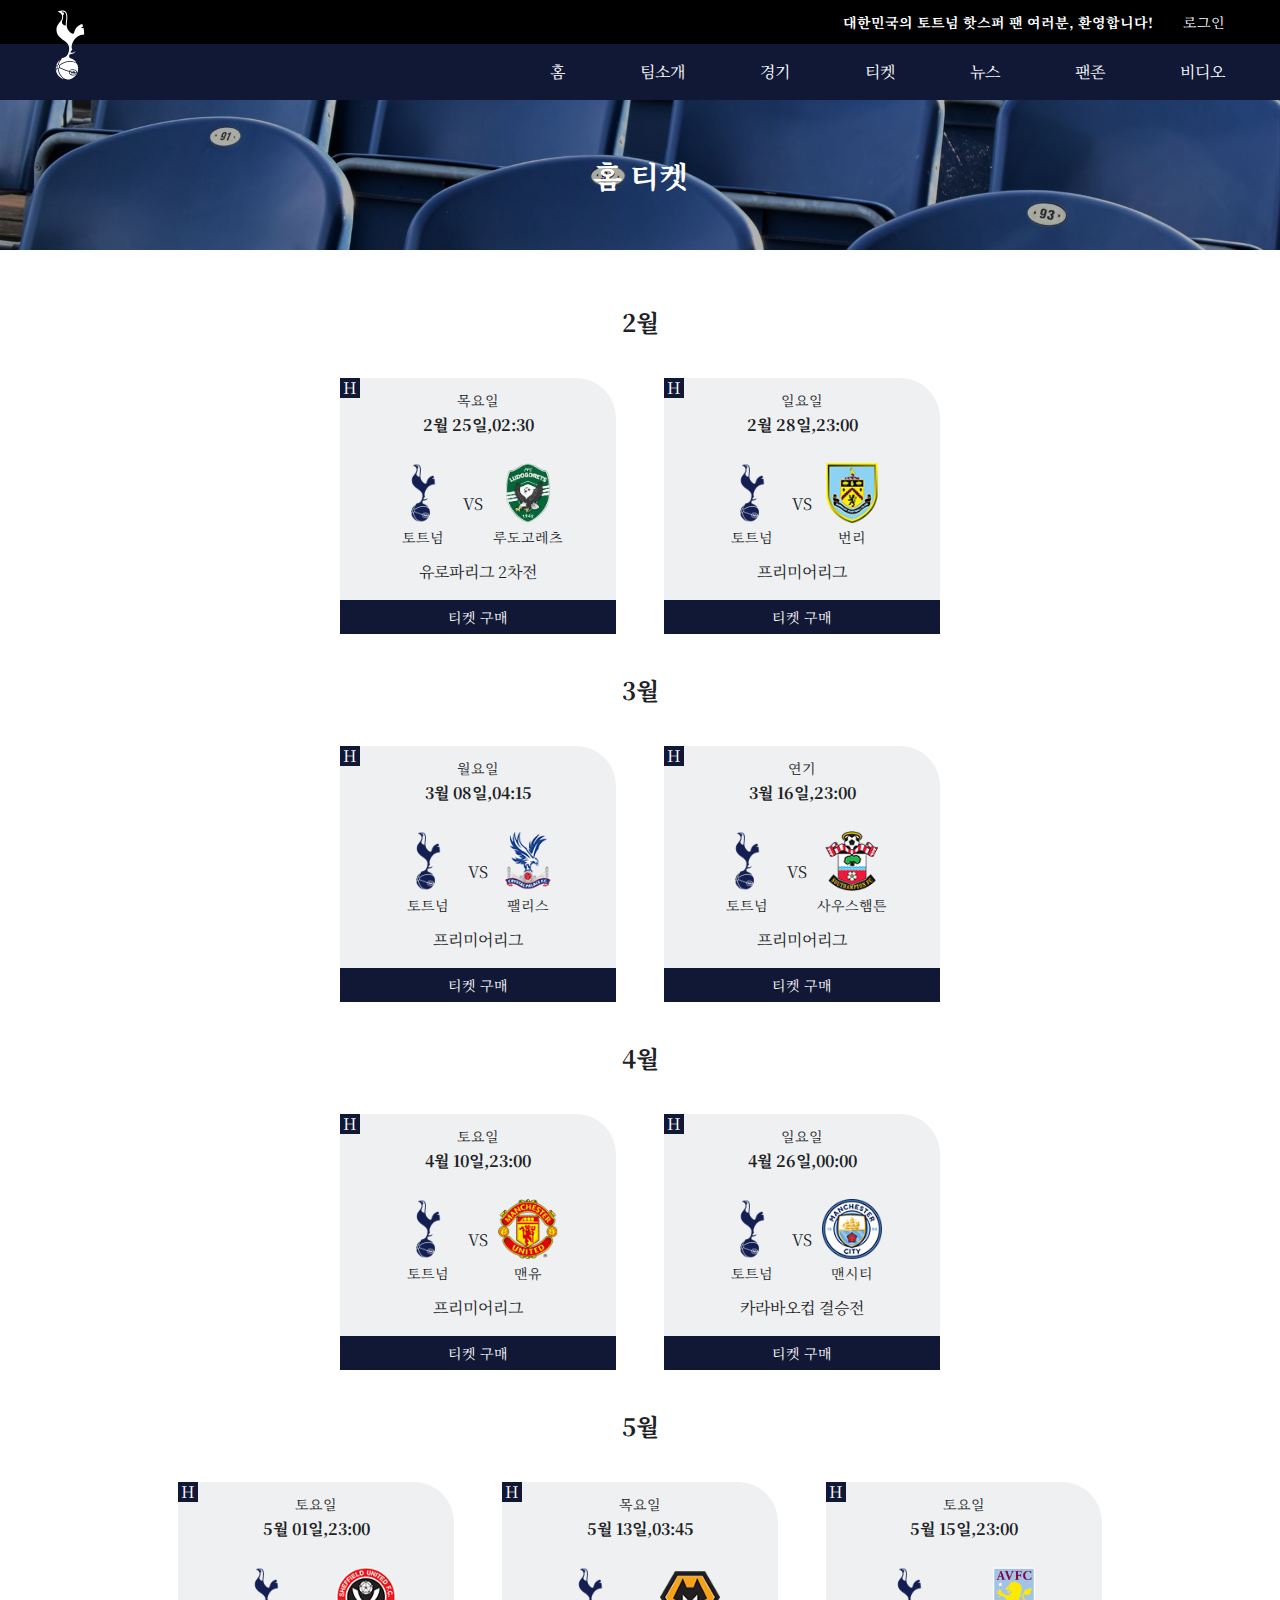
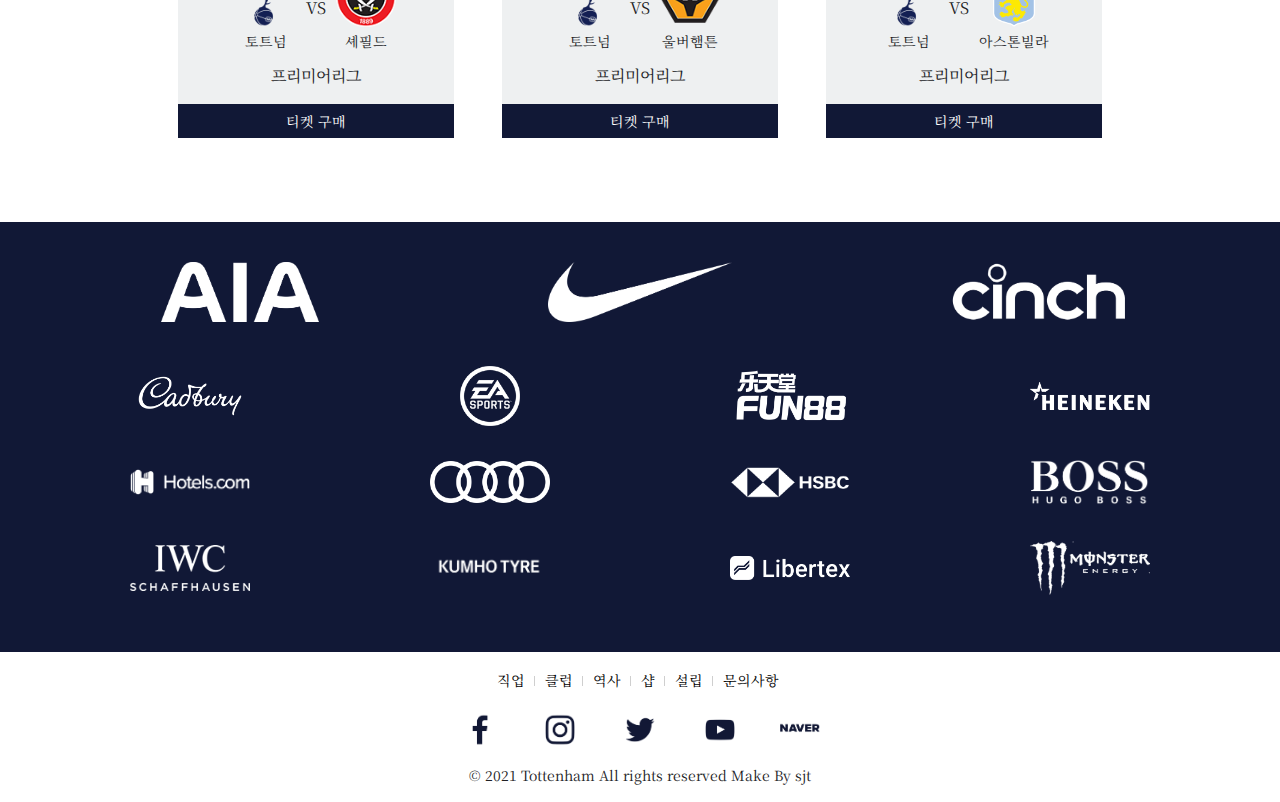
<file: sub/hometicket.html>
<!DOCTYPE html>
<html lang="en">

<head>
    <meta charset="UTF-8">
    <meta name="viewport" content="width=device-width, initial-scale=1.0" />
    <title>티켓 - 홈</title>
    <link rel="icon" href="../img/토트넘파비콘.ico">
    <link rel="stylesheet" href="../css/reset.css">
    <!--fontawesome-->
    <link rel="stylesheet" href="../css/font-awesome.css">
    <!--swiper-->
    <link rel="stylesheet" href="https://unpkg.com/swiper/swiper-bundle.min.css" />
    <link rel="stylesheet" href="../css/common.css">
    <link rel="stylesheet" href="../css/ticket.css">

    <script src="../js/jquery-3.5.1.min.js"></script>
    <!--swiper js-->
    <script src="https://unpkg.com/swiper/swiper-bundle.min.js"></script>
    <script src="../js/main.js"></script>
</head>

<body>
    <header>
        <div class="header_top">
            <div class="container">
                <div class="header_top_group">
                    <h1 class="logo">
                        <a href="../index.html">
                            <svg version="1.1" id="Layer_1" xmlns="http://www.w3.org/2000/svg" xmlns:xlink="http://www.w3.org/1999/xlink" x="0px" y="0px" viewBox="0 0 63.5 154.7" style="enable-background:new 0 0 63.5 154.7;" xml:space="preserve">
                                <g>
                                    <path style="fill:#ffffff" d="M7.8,116.5c-0.3-0.1-0.9-0.1-1.6,0.6c-1,1.1-1.5,2.5-1.4,4.3c0,0.5,0.1,0.7,0.2,1.1c0.2,0.6,0.8,1.1,1.2,1.1
		c0.5,0.1,1-0.2,1.5-0.8c1.1-1.3,1.6-3.7,1.1-5.2C8.6,117,8.2,116.6,7.8,116.5" />
                                    <path style="fill:#ffffff" d="M31.4,134.1c0.6,1.2,1.5,1.9,2.3,2.1c0.9,0.3,3.5,0.8,5.5,1.1c2.3,0.2,4.1-1,5.1-3.5c-0.8,0-1.6-0.1-2.4-0.2
		c-0.2,0.5-0.4,1-0.6,1.5c-0.2,0.3-0.6,0.5-1,0.3c-0.3-0.2-0.5-0.6-0.3-1c0.2-0.3,0.3-0.6,0.4-1c-0.4-0.1-0.9-0.2-1.3-0.2
		c-0.2,0.6-0.3,1.1-0.5,1.6c-0.2,0.4-0.6,0.5-0.9,0.4c-0.4-0.2-0.5-0.6-0.4-0.9c0.1-0.3,0.3-0.8,0.4-1.3c-0.2,0-0.5-0.1-0.7-0.2
		c-0.2-0.1-0.5-0.1-0.7-0.2c-0.1,0.4-0.3,0.8-0.5,1.3c-0.2,0.4-0.6,0.5-0.9,0.4c-0.4-0.2-0.5-0.6-0.4-0.9c0.2-0.4,0.3-0.7,0.4-1.1
		c-1.2-0.3-2.5-0.6-3.7-1C30.9,132.4,31.1,133.4,31.4,134.1" />
                                    <path style="fill:#ffffff" d="M44.8,132.4c0.3-1.4,0-2.4-0.4-3c-0.4-0.8-1.2-1.3-2-1.5l-0.9-0.2c-0.8-0.2-2.1-0.4-4-0.9
		c-2.5-0.6-4.7,0.5-5.9,3c1.2,0.3,2.4,0.7,3.6,1c0.2-0.9,0.2-1.5,0.2-1.5c0-0.4,0.4-0.7,0.8-0.7c0.4,0,0.7,0.4,0.7,0.7
		c0,0.1,0,0.8-0.3,1.8c0.2,0.1,0.5,0.1,0.7,0.2c0.2,0.1,0.5,0.1,0.7,0.2c0.2-1,0.3-1.8,0.3-1.9c0.1-0.4,0.4-0.7,0.8-0.6
		c0.4,0.1,0.7,0.4,0.6,0.8c0,0.1-0.1,0.9-0.4,1.9c0.5,0.1,0.9,0.2,1.4,0.2c0.2-0.9,0.2-1.5,0.2-1.6c0-0.4,0.4-0.7,0.8-0.7
		c0.4,0,0.7,0.3,0.7,0.7c0,0.1,0,0.8-0.2,1.7C43.2,132.3,44.1,132.3,44.8,132.4" />
                                    <path style="fill:#ffffff" d="M49,123.4c-0.1-2.6-0.6-5-1.5-7.3c-1.1-2.8-4.7-4.8-9.5-5.9c-8.9-2-20.5,1.3-27.9,7.4c0.3,1.1,0.2,2.5-0.2,3.7
		c5.3,2.8,13.1,5.9,20.4,8.1c1.7-3.9,5-4.6,7.6-4c1.8,0.5,3,0.7,3.9,0.9l1,0.2c1.2,0.3,2.3,1.1,2.9,2.2c0.5,0.8,0.9,2,0.6,3.7
		c0.9-0.1,1.3-0.2,1.4-0.3C48.6,129.4,49.1,126.5,49,123.4" />
                                    <path style="fill:#ffffff" d="M39.1,138.7c-2-0.2-4.7-0.7-5.8-1.1c-1.3-0.4-2.5-1.5-3.1-2.9c-0.3-0.6-0.5-1.3-0.5-2.2c0-0.5,0-1.1,0.2-1.8
		c-7.3-2.2-15.1-5.3-20.5-8.1c-0.2,0.3-0.4,0.7-0.7,0.9c-0.4,0.5-0.9,0.8-1.3,1c0.5,4.4,2.1,8.8,4.6,12.5c3.3,5,7.8,8.4,12.6,9.5
		c1.7,0.4,4,0.9,6,0.4c7.5-1.6,13.5-6.7,16.5-13.4c-0.3,0.1-0.7,0.1-1.2,0.1C44.1,138.7,40.6,138.9,39.1,138.7" />
                                    <path style="fill:#ffffff" d="M4.4,118c0.2-0.5,0.5-1,0.9-1.5c0.3-0.3,0.6-0.6,0.9-0.8c0.9-4,2.7-7.6,5.4-10.3c-4,2.8-7.1,6.8-8.7,11.4
		C3.2,117.1,3.8,117.6,4.4,118" />
                                    <path style="fill:#ffffff" d="M4,119.4c-0.6-0.4-1.1-0.8-1.4-1.1c-0.6,2.2-0.9,4.6-0.8,7c0,0.5,0.1,1,0.1,1.5c0.4-1.4,1.1-2.9,2.1-4.5
		C3.7,121.4,3.7,120.4,4,119.4" />
                                    <path style="fill:#ffffff" d="M5.9,124.7c-0.5-0.1-1-0.4-1.3-0.9c-1.8,2.7-2.5,5.1-1.9,7.2c2.7,9,10.8,15.6,20.4,16.5
		C13.9,144.8,7.1,135.3,5.9,124.7" />
                                    <path style="fill:#ffffff" d="M30.1,81c0-17.6-27-17.2-27-39.5c0-13.4,12.1-16.3,12.1-26.9c0-10.1-9.8-10.4-9.8-10.4s2.5-3,9.7-3
		c7.1,0,11,3.7,11,13.4c0,14.5-5.2,21.7,5.9,32.7c0.8,0.8,3.1,3.1,6.1,3.1c4.5,0,0.8-15.1,19.4-20.9c0,0,1.1,1.7,2.1,5.4
		c-1.1,0.5-4.3,2.2-4.1,2.9c0.2,0.8,4.3-0.1,4.8-0.2c0.8,3.5,1.5,8.3,1.5,14.4c-21.7,0-29.9,26.3-25,31.1c0,0-2.4,3.2-4.4,7.1
		c0,0,0.8,0.5,2.8,0.5c2.1,0,6-1.1,7.5-2.6c0.3-0.3,0.7,0,0.4,0.4C37.9,96.1,30,90.6,30,97.7c0,3.8,2.1,4.3,3.3,4.7
		c5.1,1.8,9.3,5.2,12.1,9.7c-1.9-1.6-4.3-2.7-7.2-3.3c-9.1-2-21.1,1.2-28.8,7.5c-0.4-0.5-0.9-0.8-1.4-0.9c-0.1,0-0.1,0-0.2,0
		c1-4.3,3-8,5.7-10.5c0.1-6,5.1-1.7,11.2-7.7C26.7,95.3,30.1,88.9,30.1,81 M17.2,14.6c0,6.4-2.5,7.3-2.5,11.2c0,6,8.1,6.9,8.1,6.9
		c-0.1-2.6,0.2-5.3,0.5-8.2c0.3-2.9,0.7-6.2,0.7-9.9c0-10-4.3-11.4-9-11.4c-0.3,0-0.5,0-0.7,0c0,0,0.1,2,1.7,2
		c0.7,0,0.7-0.3,1.1-0.3c0.4,0,1.8,1.4,1.8,3.5c0,2.5-2.1,2.7-2.1,2.7C17.1,12.1,17.2,13.3,17.2,14.6" />
                                </g>
                            </svg>
                        </a>
                    </h1>
                    <div class="notice">
                        <h2>대한민국의 토트넘 핫스퍼 팬 여러분, 환영합니다!</h2>
                    </div>
                    <div class="login">
                        <a href="login.html">로그인</a>
                    </div>
                </div>
            </div>
        </div>
        <div class="header_bottom">
            <div class="container">
                <div class="header_bottom_group">
                    <nav>
                        <ul>
                            <li><a href="../index.html">홈</a></li>
                            <li>
                                <a href="#">팀소개</a>
                                <ul class="sub">
                                    <li><a href="coach.html">코치</a></li>
                                    <li><a href="team.html">선수들</a></li>
                                </ul>
                            </li>
                            <li>
                                <a href="#">경기</a>
                                <ul class="sub">
                                    <li><a href="result.html">경기결과</a></li>
                                </ul>
                            </li>
                            <li>
                                <a href="#">티켓</a>
                                <ul class="sub">
                                    <li><a href="hometicket.html">홈</a></li>
                                    <li><a href="awayticket.html">원정</a></li>
                                    <li><a href="seasonticket.html">시즌</a></li>
                                </ul>
                            </li>
                            <li>
                                <a href="#">뉴스</a>
                                <ul class="sub">
                                    <li><a href="latest_news.html">팀소식</a></li>
                                </ul>
                            </li>
                            <li>
                                <a href="#">팬존</a>
                                <ul class="sub">
                                    <li><a href="board.html">커뮤니티</a></li>
                                </ul>
                            </li>
                            <li>
                                <a href="video.html">비디오</a>
                            </li>
                        </ul>
                    </nav>
                    <div class="hamburger">
                        <span></span>
                        <span></span>
                        <span></span>
                    </div>
                </div>
            </div>
        </div>
        <div class="modal"></div>
    </header>
    <section id="sub_visual">
        <div class="sub_visual">
            <div class="container">
                <div class="row">
                    <div class="title">
                        <h2>홈 티켓</h2>
                    </div>
                </div>
            </div>
        </div>
    </section>
    <section id="ticket">
        <div class="container">
            <div class="row">
                <div class="ticket_all">
                    <h2>2월</h2>
                    <div class="ticketing">
                        <div class="ticket_box">
                            <span class="day">목요일</span>
                            <strong>2월 25일,02:30</strong>
                            <div class="opponent">
                                <div class="our_team">
                                    <img src="../img/m토트넘.png" alt="토트넘">
                                    <span class="team_n">토트넘</span>
                                </div>
                                <span>VS</span>
                                <div class="opponet_team">
                                    <img src="../img/m%EB%A3%A8%EB%8F%84%EA%B3%A0%EB%A0%88%EC%B8%A0.png" alt="루도고레츠">
                                    <span class="team_n">루도고레츠</span>
                                </div>
                            </div>
                            <p>유로파리그 2차전</p>
                            <a href="#" class="ticket_buy">티켓 구매</a>
                        </div>
                        <div class="ticket_box">
                            <span class="day">일요일</span>
                            <strong>2월 28일,23:00</strong>
                            <div class="opponent">
                                <div class="our_team">
                                    <img src="../img/m토트넘.png" alt="토트넘">
                                    <span class="team_n">토트넘</span>
                                </div>
                                <span>VS</span>
                                <div class="opponet_team">
                                    <img src="../img/m%EB%B2%88%EB%A6%AC.png" alt="번리">
                                    <span class="team_n">번리</span>
                                </div>
                            </div>
                            <p>프리미어리그</p>
                            <a href="#" class="ticket_buy">티켓 구매</a>
                        </div>
                    </div>
                    <h2>3월</h2>
                    <div class="ticketing">
                        <div class="ticket_box">
                            <span class="day">월요일</span>
                            <strong>3월 08일,04:15</strong>
                            <div class="opponent">
                                <div class="our_team">
                                    <img src="../img/m토트넘.png" alt="토트넘">
                                    <span class="team_n">토트넘</span>
                                </div>
                                <span>VS</span>
                                <div class="opponet_team">
                                    <img src="../img/m%ED%8C%B0%EB%A6%AC%EC%8A%A4.png" alt="팰리스">
                                    <span class="team_n">팰리스</span>
                                </div>
                            </div>
                            <p>프리미어리그</p>
                            <a href="#" class="ticket_buy">티켓 구매</a>
                        </div>
                        <div class="ticket_box">
                            <span class="day">연기</span>
                            <strong>3월 16일,23:00</strong>
                            <div class="opponent">
                                <div class="our_team">
                                    <img src="../img/m토트넘.png" alt="토트넘">
                                    <span class="team_n">토트넘</span>
                                </div>
                                <span>VS</span>
                                <div class="opponet_team">
                                    <img src="../img/m%EC%82%AC%EC%9A%B0%EC%8A%A4%ED%96%84%ED%8A%BC.png" alt="사우스햄튼">
                                    <span class="team_n">사우스햄튼</span>
                                </div>
                            </div>
                            <p>프리미어리그</p>
                            <a href="#" class="ticket_buy">티켓 구매</a>
                        </div>
                    </div>
                    <h2>4월</h2>
                    <div class="ticketing">
                        <div class="ticket_box">
                            <span class="day">토요일</span>
                            <strong>4월 10일,23:00</strong>
                            <div class="opponent">
                                <div class="our_team">
                                    <img src="../img/m토트넘.png" alt="토트넘">
                                    <span class="team_n">토트넘</span>
                                </div>
                                <span>VS</span>
                                <div class="opponet_team">
                                    <img src="../img/m%EB%A7%A8%EC%9C%A0.png" alt="맨유">
                                    <span class="team_n">맨유</span>
                                </div>
                            </div>
                            <p>프리미어리그</p>
                            <a href="#" class="ticket_buy">티켓 구매</a>
                        </div>
                        <div class="ticket_box">
                            <span class="day">일요일</span>
                            <strong>4월 26일,00:00</strong>
                            <div class="opponent">
                                <div class="our_team">
                                    <img src="../img/m토트넘.png" alt="토트넘">
                                    <span class="team_n">토트넘</span>
                                </div>
                                <span>VS</span>
                                <div class="opponet_team">
                                    <img src="../img/m%EB%A7%A8%EC%8B%9C%ED%8B%B0.png" alt="맨시티">
                                    <span class="team_n">맨시티</span>
                                </div>
                            </div>
                            <p>카라바오컵 결승전</p>
                            <a href="#" class="ticket_buy">티켓 구매</a>
                        </div>
                    </div>
                    <h2>5월</h2>
                    <div class="ticketing">
                        <div class="ticket_box">
                            <span class="day">토요일</span>
                            <strong>5월 01일,23:00</strong>
                            <div class="opponent">
                                <div class="our_team">
                                    <img src="../img/m토트넘.png" alt="토트넘">
                                    <span class="team_n">토트넘</span>
                                </div>
                                <span>VS</span>
                                <div class="opponet_team">
                                    <img src="../img/m%EC%85%B0%ED%95%84%EB%93%9C.png" alt="셰필드">
                                    <span class="team_n">셰필드</span>
                                </div>
                            </div>
                            <p>프리미어리그</p>
                            <a href="#" class="ticket_buy">티켓 구매</a>
                        </div>
                        <div class="ticket_box">
                            <span class="day">목요일</span>
                            <strong>5월 13일,03:45</strong>
                            <div class="opponent">
                                <div class="our_team">
                                    <img src="../img/m토트넘.png" alt="토트넘">
                                    <span class="team_n">토트넘</span>
                                </div>
                                <span>VS</span>
                                <div class="opponet_team">
                                    <img src="../img/m%EC%9A%B8%EB%B2%84%ED%96%84%ED%8A%BC.png" alt="울버햄튼">
                                    <span class="team_n">울버햄튼</span>
                                </div>
                            </div>
                            <p>프리미어리그</p>
                            <a href="#" class="ticket_buy">티켓 구매</a>
                        </div>
                        <div class="ticket_box">
                            <span class="day">토요일</span>
                            <strong>5월 15일,23:00</strong>
                            <div class="opponent">
                                <div class="our_team">
                                    <img src="../img/m토트넘.png" alt="토트넘">
                                    <span class="team_n">토트넘</span>
                                </div>
                                <span>VS</span>
                                <div class="opponet_team">
                                    <img src="../img/m%EC%95%84%EC%8A%A4%ED%86%A4%EB%B9%8C%EB%9D%BC.png" alt="울버햄튼">
                                    <span class="team_n">아스톤빌라</span>
                                </div>
                            </div>
                            <p>프리미어리그</p>
                            <a href="#" class="ticket_buy">티켓 구매</a>
                        </div>
                    </div>
                </div>
            </div>
        </div>
    </section>
    <footer>
        <div class="footer_top">
            <div class="container">
                <ul class="main_spon">
                    <li><a href="#"><img src="../img/aia-logo.png" alt="aia"></a></li>
                    <li><a href="#"><img src="../img/nike.png" alt="나이키"></a></li>
                    <li><a href="#"><img src="../img/cinch.png" alt="신치"></a></li>
                </ul>
                <ul class="sub_spon">
                    <li><a href="#"><img src="../img/Cadbury.png" alt="로고"></a></li>
                    <li><a href="#"><img src="../img/easports.png" alt="로고"></a></li>
                    <li><a href="#"><img src="../img/fun.png" alt="로고"></a></li>
                    <li><a href="#"><img src="../img/heineken.png" alt="로고"></a></li>
                    <li><a href="#"><img src="../img/hotels.png" alt="로고"></a></li>
                    <li><a href="#"><img src="../img/audi.png" alt="로고"></a></li>
                    <li><a href="#"><img src="../img/HSBC-logo.png" alt="로고"></a></li>
                    <li><a href="#"><img src="../img/hugo-boss.png" alt="로고"></a></li>
                    <li><a href="#"><img src="../img/iwc.png" alt="로고"></a></li>
                    <li><a href="#"><img src="../img/kumho.png" alt="로고"></a></li>
                    <li><a href="#"><img src="../img/libertex.png" alt="로고"></a></li>
                    <li><a href="#"><img src="../img/monster-energy.png" alt="로고"></a></li>
                </ul>
            </div>
        </div>
        <div class="footer_bottom">
            <div class="container">
                <div class="row">
                    <ul class="policy">
                        <li><a href="#">직업</a></li>
                        <li><a href="#">클럽</a></li>
                        <li><a href="#">역사</a></li>
                        <li><a href="#">샵</a></li>
                        <li><a href="#">설립</a></li>
                        <li><a href="#">문의사항</a></li>
                    </ul>
                    <ul class="club_sns">
                        <li><a href="#"><img src="../img/facebook.png" alt="페이스북"></a></li>
                        <li><a href="#"><img src="../img/instagram.png" alt="인스타그램"></a></li>
                        <li><a href="#"><img src="../img/twitter.png" alt="트위터"></a></li>
                        <li><a href="#"><img src="../img/youtube.png" alt="유투브"></a></li>
                        <li><a href="#"><img src="../img/naver.png" alt="네이버"></a></li>
                    </ul>
                    <p>© 2021 Tottenham All rights reserved Make By sjt</p>
                </div>
            </div>
        </div>
    </footer>
</body>

</html>
</file>
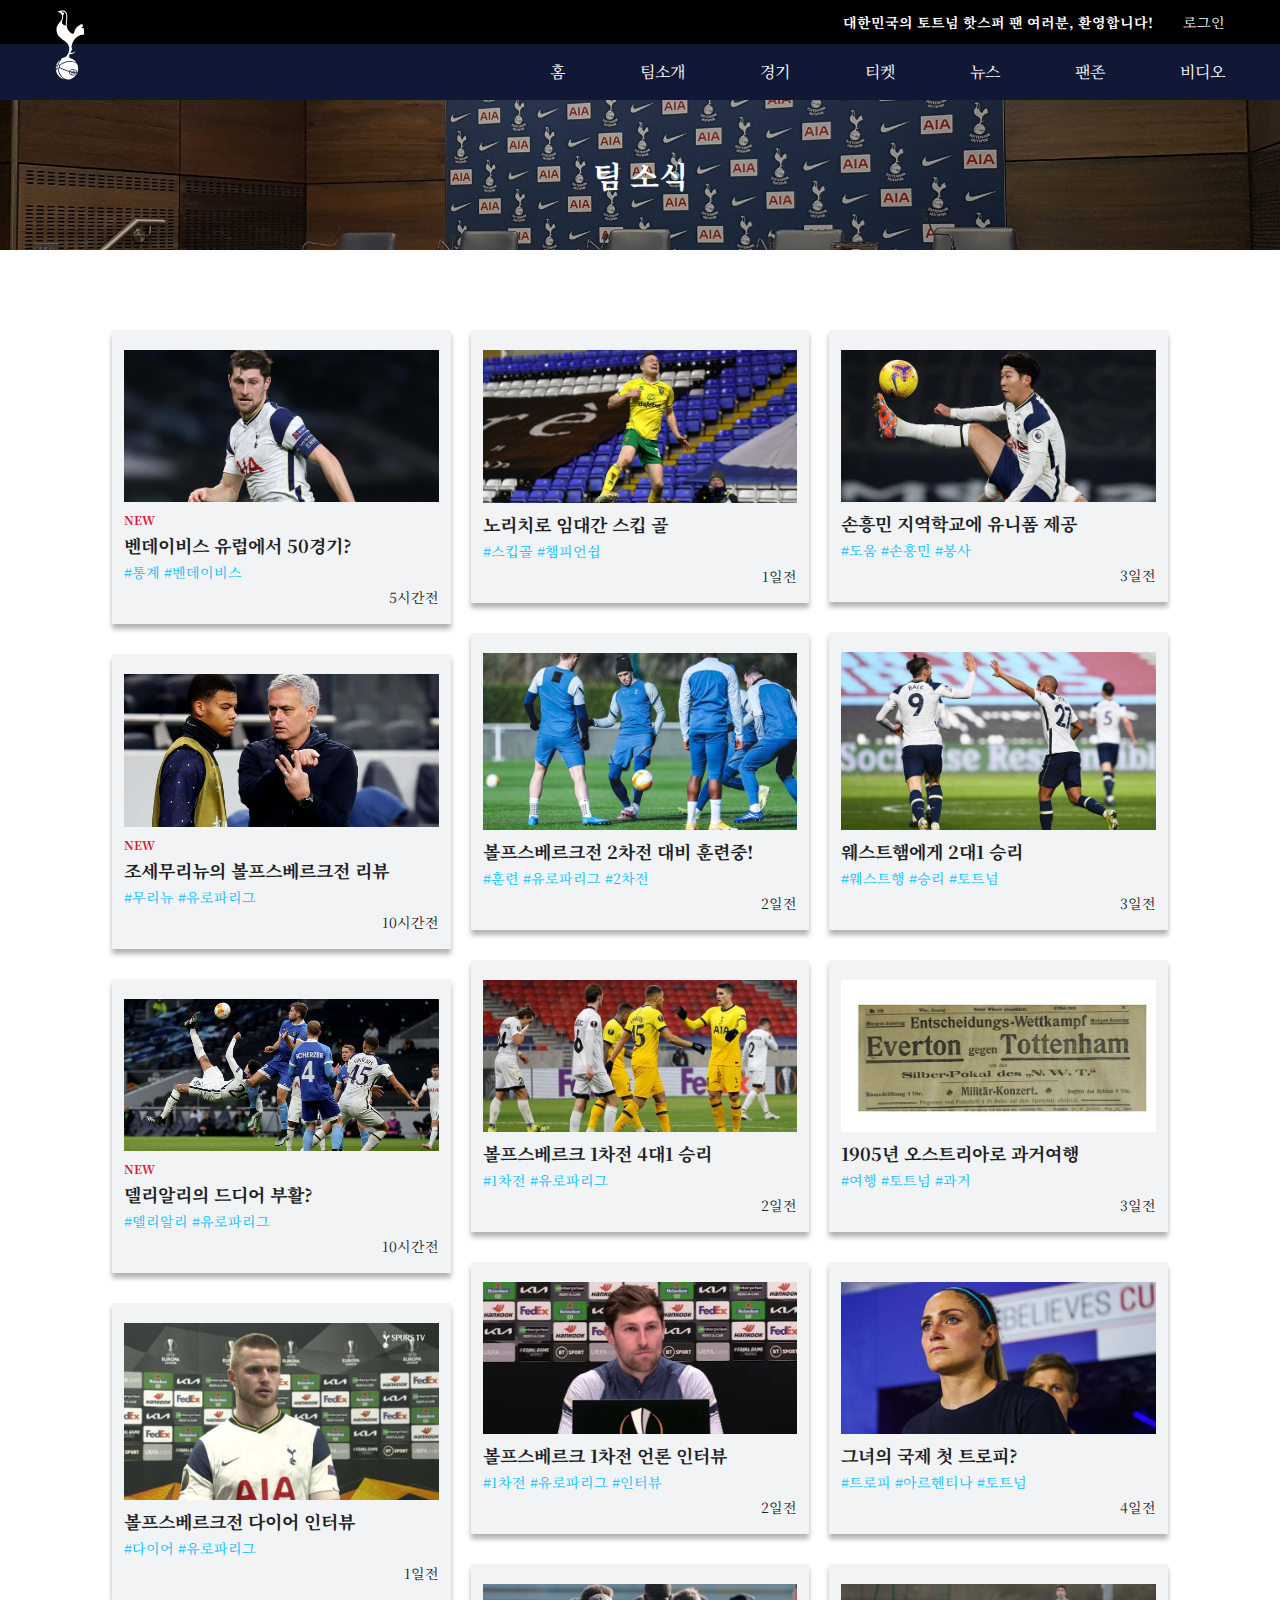
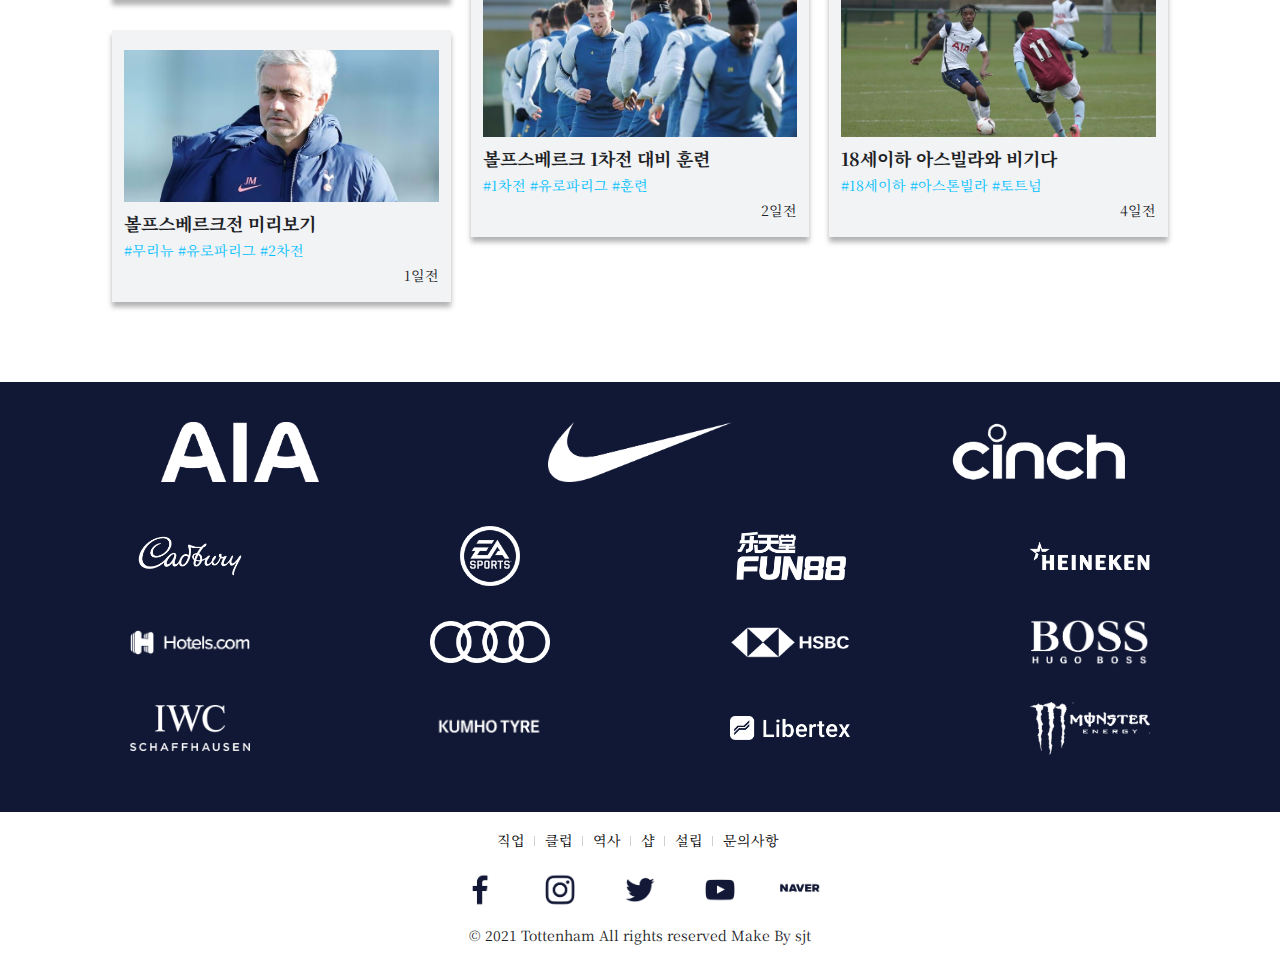
<file: sub/latest_news.html>
<!DOCTYPE html>
<html lang="en">

<head>
    <meta charset="UTF-8">
    <meta name="viewport" content="width=device-width, initial-scale=1.0" />
    <title>뉴스 - 팀소식</title>
    <link rel="icon" href="../img/토트넘파비콘.ico">
    <link rel="stylesheet" href="../css/reset.css">
    <!--fontawesome-->
    <link rel="stylesheet" href="../css/font-awesome.css">
    <!--swiper-->
    <link rel="stylesheet" href="https://unpkg.com/swiper/swiper-bundle.min.css" />
    <link rel="stylesheet" href="../css/common.css">
    <link rel="stylesheet" href="../css/latest_news.css">

    <script src="../js/jquery-3.5.1.min.js"></script>
    <!--swiper js-->
    <script src="https://unpkg.com/swiper/swiper-bundle.min.js"></script>
    <script src="../js/main.js"></script>
</head>

<body>
    <header>
        <div class="header_top">
            <div class="container">
                <div class="header_top_group">
                    <h1 class="logo">
                        <a href="../index.html">
                            <svg version="1.1" id="Layer_1" xmlns="http://www.w3.org/2000/svg" xmlns:xlink="http://www.w3.org/1999/xlink" x="0px" y="0px" viewBox="0 0 63.5 154.7" style="enable-background:new 0 0 63.5 154.7;" xml:space="preserve">
                                <g>
                                    <path style="fill:#ffffff" d="M7.8,116.5c-0.3-0.1-0.9-0.1-1.6,0.6c-1,1.1-1.5,2.5-1.4,4.3c0,0.5,0.1,0.7,0.2,1.1c0.2,0.6,0.8,1.1,1.2,1.1
		c0.5,0.1,1-0.2,1.5-0.8c1.1-1.3,1.6-3.7,1.1-5.2C8.6,117,8.2,116.6,7.8,116.5" />
                                    <path style="fill:#ffffff" d="M31.4,134.1c0.6,1.2,1.5,1.9,2.3,2.1c0.9,0.3,3.5,0.8,5.5,1.1c2.3,0.2,4.1-1,5.1-3.5c-0.8,0-1.6-0.1-2.4-0.2
		c-0.2,0.5-0.4,1-0.6,1.5c-0.2,0.3-0.6,0.5-1,0.3c-0.3-0.2-0.5-0.6-0.3-1c0.2-0.3,0.3-0.6,0.4-1c-0.4-0.1-0.9-0.2-1.3-0.2
		c-0.2,0.6-0.3,1.1-0.5,1.6c-0.2,0.4-0.6,0.5-0.9,0.4c-0.4-0.2-0.5-0.6-0.4-0.9c0.1-0.3,0.3-0.8,0.4-1.3c-0.2,0-0.5-0.1-0.7-0.2
		c-0.2-0.1-0.5-0.1-0.7-0.2c-0.1,0.4-0.3,0.8-0.5,1.3c-0.2,0.4-0.6,0.5-0.9,0.4c-0.4-0.2-0.5-0.6-0.4-0.9c0.2-0.4,0.3-0.7,0.4-1.1
		c-1.2-0.3-2.5-0.6-3.7-1C30.9,132.4,31.1,133.4,31.4,134.1" />
                                    <path style="fill:#ffffff" d="M44.8,132.4c0.3-1.4,0-2.4-0.4-3c-0.4-0.8-1.2-1.3-2-1.5l-0.9-0.2c-0.8-0.2-2.1-0.4-4-0.9
		c-2.5-0.6-4.7,0.5-5.9,3c1.2,0.3,2.4,0.7,3.6,1c0.2-0.9,0.2-1.5,0.2-1.5c0-0.4,0.4-0.7,0.8-0.7c0.4,0,0.7,0.4,0.7,0.7
		c0,0.1,0,0.8-0.3,1.8c0.2,0.1,0.5,0.1,0.7,0.2c0.2,0.1,0.5,0.1,0.7,0.2c0.2-1,0.3-1.8,0.3-1.9c0.1-0.4,0.4-0.7,0.8-0.6
		c0.4,0.1,0.7,0.4,0.6,0.8c0,0.1-0.1,0.9-0.4,1.9c0.5,0.1,0.9,0.2,1.4,0.2c0.2-0.9,0.2-1.5,0.2-1.6c0-0.4,0.4-0.7,0.8-0.7
		c0.4,0,0.7,0.3,0.7,0.7c0,0.1,0,0.8-0.2,1.7C43.2,132.3,44.1,132.3,44.8,132.4" />
                                    <path style="fill:#ffffff" d="M49,123.4c-0.1-2.6-0.6-5-1.5-7.3c-1.1-2.8-4.7-4.8-9.5-5.9c-8.9-2-20.5,1.3-27.9,7.4c0.3,1.1,0.2,2.5-0.2,3.7
		c5.3,2.8,13.1,5.9,20.4,8.1c1.7-3.9,5-4.6,7.6-4c1.8,0.5,3,0.7,3.9,0.9l1,0.2c1.2,0.3,2.3,1.1,2.9,2.2c0.5,0.8,0.9,2,0.6,3.7
		c0.9-0.1,1.3-0.2,1.4-0.3C48.6,129.4,49.1,126.5,49,123.4" />
                                    <path style="fill:#ffffff" d="M39.1,138.7c-2-0.2-4.7-0.7-5.8-1.1c-1.3-0.4-2.5-1.5-3.1-2.9c-0.3-0.6-0.5-1.3-0.5-2.2c0-0.5,0-1.1,0.2-1.8
		c-7.3-2.2-15.1-5.3-20.5-8.1c-0.2,0.3-0.4,0.7-0.7,0.9c-0.4,0.5-0.9,0.8-1.3,1c0.5,4.4,2.1,8.8,4.6,12.5c3.3,5,7.8,8.4,12.6,9.5
		c1.7,0.4,4,0.9,6,0.4c7.5-1.6,13.5-6.7,16.5-13.4c-0.3,0.1-0.7,0.1-1.2,0.1C44.1,138.7,40.6,138.9,39.1,138.7" />
                                    <path style="fill:#ffffff" d="M4.4,118c0.2-0.5,0.5-1,0.9-1.5c0.3-0.3,0.6-0.6,0.9-0.8c0.9-4,2.7-7.6,5.4-10.3c-4,2.8-7.1,6.8-8.7,11.4
		C3.2,117.1,3.8,117.6,4.4,118" />
                                    <path style="fill:#ffffff" d="M4,119.4c-0.6-0.4-1.1-0.8-1.4-1.1c-0.6,2.2-0.9,4.6-0.8,7c0,0.5,0.1,1,0.1,1.5c0.4-1.4,1.1-2.9,2.1-4.5
		C3.7,121.4,3.7,120.4,4,119.4" />
                                    <path style="fill:#ffffff" d="M5.9,124.7c-0.5-0.1-1-0.4-1.3-0.9c-1.8,2.7-2.5,5.1-1.9,7.2c2.7,9,10.8,15.6,20.4,16.5
		C13.9,144.8,7.1,135.3,5.9,124.7" />
                                    <path style="fill:#ffffff" d="M30.1,81c0-17.6-27-17.2-27-39.5c0-13.4,12.1-16.3,12.1-26.9c0-10.1-9.8-10.4-9.8-10.4s2.5-3,9.7-3
		c7.1,0,11,3.7,11,13.4c0,14.5-5.2,21.7,5.9,32.7c0.8,0.8,3.1,3.1,6.1,3.1c4.5,0,0.8-15.1,19.4-20.9c0,0,1.1,1.7,2.1,5.4
		c-1.1,0.5-4.3,2.2-4.1,2.9c0.2,0.8,4.3-0.1,4.8-0.2c0.8,3.5,1.5,8.3,1.5,14.4c-21.7,0-29.9,26.3-25,31.1c0,0-2.4,3.2-4.4,7.1
		c0,0,0.8,0.5,2.8,0.5c2.1,0,6-1.1,7.5-2.6c0.3-0.3,0.7,0,0.4,0.4C37.9,96.1,30,90.6,30,97.7c0,3.8,2.1,4.3,3.3,4.7
		c5.1,1.8,9.3,5.2,12.1,9.7c-1.9-1.6-4.3-2.7-7.2-3.3c-9.1-2-21.1,1.2-28.8,7.5c-0.4-0.5-0.9-0.8-1.4-0.9c-0.1,0-0.1,0-0.2,0
		c1-4.3,3-8,5.7-10.5c0.1-6,5.1-1.7,11.2-7.7C26.7,95.3,30.1,88.9,30.1,81 M17.2,14.6c0,6.4-2.5,7.3-2.5,11.2c0,6,8.1,6.9,8.1,6.9
		c-0.1-2.6,0.2-5.3,0.5-8.2c0.3-2.9,0.7-6.2,0.7-9.9c0-10-4.3-11.4-9-11.4c-0.3,0-0.5,0-0.7,0c0,0,0.1,2,1.7,2
		c0.7,0,0.7-0.3,1.1-0.3c0.4,0,1.8,1.4,1.8,3.5c0,2.5-2.1,2.7-2.1,2.7C17.1,12.1,17.2,13.3,17.2,14.6" />
                                </g>
                            </svg>
                        </a>
                    </h1>
                    <div class="notice">
                        <h2>대한민국의 토트넘 핫스퍼 팬 여러분, 환영합니다!</h2>
                    </div>
                    <div class="login">
                        <a href="login.html">로그인</a>
                    </div>
                </div>
            </div>
        </div>
        <div class="header_bottom">
            <div class="container">
                <div class="header_bottom_group">
                    <nav>
                        <ul>
                            <li><a href="../index.html">홈</a></li>
                            <li>
                                <a href="#">팀소개</a>
                                <ul class="sub">
                                    <li><a href="coach.html">코치</a></li>
                                    <li><a href="team.html">선수들</a></li>
                                </ul>
                            </li>
                            <li>
                                <a href="#">경기</a>
                                <ul class="sub">
                                    <li><a href="result.html">경기결과</a></li>
                                </ul>
                            </li>
                            <li>
                                <a href="#">티켓</a>
                                <ul class="sub">
                                    <li><a href="hometicket.html">홈</a></li>
                                    <li><a href="awayticket.html">원정</a></li>
                                    <li><a href="seasonticket.html">시즌</a></li>
                                </ul>
                            </li>
                            <li>
                                <a href="#">뉴스</a>
                                <ul class="sub">
                                    <li><a href="latest_news.html">팀소식</a></li>
                                </ul>
                            </li>
                            <li>
                                <a href="#">팬존</a>
                                <ul class="sub">
                                    <li><a href="board.html">커뮤니티</a></li>
                                </ul>
                            </li>
                            <li>
                                <a href="video.html">비디오</a>
                            </li>
                        </ul>
                    </nav>
                    <div class="hamburger">
                        <span></span>
                        <span></span>
                        <span></span>
                    </div>
                </div>
            </div>
        </div>
        <div class="modal"></div>
    </header>
    <section id="sub_visual">
        <div class="sub_visual">
            <div class="container">
                <div class="row">
                    <div class="title">
                        <h2>팀 소식</h2>
                    </div>
                </div>
            </div>
        </div>
    </section>
    <section id="latest_news">
        <div class="container">
            <div class="row">
                <div class="latest_news">
                    <div class="latest_info">
                        <a href="#">
                            <img src="../img/news1.jpg" alt="news1">
                        </a>
                        <h2 class="info_title">
                            <span>NEW</span>
                            <a href="#">벤데이비스 유럽에서 50경기?</a>
                        </h2>
                        <div class="info_tag">
                            <ul>
                                <li><a href="#">#통계</a></li>
                                <li><a href="#">#벤데이비스</a></li>
                            </ul>
                        </div>
                        <span class="time">5시간전</span>
                    </div>
                    <div class="latest_info">
                        <a href="#">
                            <img src="../img/news2.jpg" alt="news2">
                        </a>
                        <h2 class="info_title">
                            <span>NEW</span>
                            <a href="#">조세무리뉴의 볼프스베르크전 리뷰</a>
                        </h2>
                        <div class="info_tag">
                            <ul>
                                <li><a href="#">#무리뉴</a></li>
                                <li><a href="#">#유로파리그</a></li>
                            </ul>
                        </div>
                        <span class="time">10시간전</span>
                    </div>
                    <div class="latest_info">
                        <a href="#">
                            <img src="../img/news3.jpg" alt="news3">
                        </a>
                        <h2 class="info_title">
                            <span>NEW</span>
                            <a href="#">델리알리의 드디어 부활?</a>
                        </h2>
                        <div class="info_tag">
                            <ul>
                                <li><a href="#">#델리알리</a></li>
                                <li><a href="#">#유로파리그</a></li>
                            </ul>
                        </div>
                        <span class="time">10시간전</span>
                    </div>
                    <div class="latest_info">
                        <a href="#">
                            <img src="../img/news4.jpg" alt="news4">
                        </a>
                        <h2 class="info_title">
                            <a href="#">볼프스베르크전 다이어 인터뷰</a>
                        </h2>
                        <div class="info_tag">
                            <ul>
                                <li><a href="#">#다이어</a></li>
                                <li><a href="#">#유로파리그</a></li>
                            </ul>
                        </div>
                        <span class="time">1일전</span>
                    </div>
                    <div class="latest_info">
                        <a href="#">
                            <img src="../img/news5.jpg" alt="news5">
                        </a>
                        <h2 class="info_title">
                            <a href="#">볼프스베르크전 미리보기</a>
                        </h2>
                        <div class="info_tag">
                            <ul>
                                <li><a href="#">#무리뉴</a></li>
                                <li><a href="#">#유로파리그</a></li>
                                <li><a href="#">#2차전</a></li>
                            </ul>
                        </div>
                        <span class="time">1일전</span>
                    </div>
                    <div class="latest_info">
                        <a href="#">
                            <img src="../img/news6.jpg" alt="news6">
                        </a>
                        <h2 class="info_title">
                            <a href="#">노리치로 임대간 스킵 골</a>
                        </h2>
                        <div class="info_tag">
                            <ul>
                                <li><a href="#">#스킵골</a></li>
                                <li><a href="#">#챔피언쉽</a></li>
                            </ul>
                        </div>
                        <span class="time">1일전</span>
                    </div>
                    <div class="latest_info">
                        <a href="#">
                            <img src="../img/news7.jpg" alt="news7">
                        </a>
                        <h2 class="info_title">
                            <a href="#">볼프스베르크전 2차전 대비 훈련중!</a>
                        </h2>
                        <div class="info_tag">
                            <ul>
                                <li><a href="#">#훈련</a></li>
                                <li><a href="#">#유로파리그</a></li>
                                <li><a href="#">#2차전</a></li>
                            </ul>
                        </div>
                        <span class="time">2일전</span>
                    </div>
                    <div class="latest_info">
                        <a href="#">
                            <img src="../img/news8.jpg" alt="news8">
                        </a>
                        <h2 class="info_title">
                            <a href="#">볼프스베르크 1차전 4대1 승리</a>
                        </h2>
                        <div class="info_tag">
                            <ul>
                                <li><a href="#">#1차전</a></li>
                                <li><a href="#">#유로파리그</a></li>
                            </ul>
                        </div>
                        <span class="time">2일전</span>
                    </div>
                    <div class="latest_info">
                        <a href="#">
                            <img src="../img/news9.jpg" alt="news9">
                        </a>
                        <h2 class="info_title">
                            <a href="#">볼프스베르크 1차전 언론 인터뷰</a>
                        </h2>
                        <div class="info_tag">
                            <ul>
                                <li><a href="#">#1차전</a></li>
                                <li><a href="#">#유로파리그</a></li>
                                <li><a href="#">#인터뷰</a></li>
                            </ul>
                        </div>
                        <span class="time">2일전</span>
                    </div>
                    <div class="latest_info">
                        <a href="#">
                            <img src="../img/news10.jpg" alt="news10">
                        </a>
                        <h2 class="info_title">
                            <a href="#">볼프스베르크 1차전 대비 훈련</a>
                        </h2>
                        <div class="info_tag">
                            <ul>
                                <li><a href="#">#1차전</a></li>
                                <li><a href="#">#유로파리그</a></li>
                                <li><a href="#">#훈련</a></li>
                            </ul>
                        </div>
                        <span class="time">2일전</span>
                    </div>
                    <div class="latest_info">
                        <a href="#">
                            <img src="../img/news11.jpg" alt="news11">
                        </a>
                        <h2 class="info_title">
                            <a href="#">손흥민 지역학교에 유니폼 제공</a>
                        </h2>
                        <div class="info_tag">
                            <ul>
                                <li><a href="#">#도움</a></li>
                                <li><a href="#">#손흥민</a></li>
                                <li><a href="#">#봉사</a></li>
                            </ul>
                        </div>
                        <span class="time">3일전</span>
                    </div>
                    <div class="latest_info">
                        <a href="#">
                            <img src="../img/news12.jpg" alt="news12">
                        </a>
                        <h2 class="info_title">
                            <a href="#">웨스트햄에게 2대1 승리</a>
                        </h2>
                        <div class="info_tag">
                            <ul>
                                <li><a href="#">#웨스트행</a></li>
                                <li><a href="#">#승리</a></li>
                                <li><a href="#">#토트넘</a></li>
                            </ul>
                        </div>
                        <span class="time">3일전</span>
                    </div>
                    <div class="latest_info">
                        <a href="#">
                            <img src="../img/news13.jpg" alt="news13">
                        </a>
                        <h2 class="info_title">
                            <a href="#">1905년 오스트리아로 과거여행</a>
                        </h2>
                        <div class="info_tag">
                            <ul>
                                <li><a href="#">#여행</a></li>
                                <li><a href="#">#토트넘</a></li>
                                <li><a href="#">#과거</a></li>
                            </ul>
                        </div>
                        <span class="time">3일전</span>
                    </div>
                    <div class="latest_info">
                        <a href="#">
                            <img src="../img/news14.jpg" alt="news14">
                        </a>
                        <h2 class="info_title">
                            <a href="#">그녀의 국제 첫 트로피?</a>
                        </h2>
                        <div class="info_tag">
                            <ul>
                                <li><a href="#">#트로피</a></li>
                                <li><a href="#">#아르헨티나</a></li>
                                <li><a href="#">#토트넘</a></li>
                            </ul>
                        </div>
                        <span class="time">4일전</span>
                    </div>
                    <div class="latest_info">
                        <a href="#">
                            <img src="../img/news15.jpg" alt="news15">
                        </a>
                        <h2 class="info_title">
                            <a href="#">18세이하 아스빌라와 비기다</a>
                        </h2>
                        <div class="info_tag">
                            <ul>
                                <li><a href="#">#18세이하</a></li>
                                <li><a href="#">#아스톤빌라</a></li>
                                <li><a href="#">#토트넘</a></li>
                            </ul>
                        </div>
                        <span class="time">4일전</span>
                    </div>
                    
                </div>
            </div>
        </div>
    </section>
    <footer>
        <div class="footer_top">
            <div class="container">
                <ul class="main_spon">
                    <li><a href="#"><img src="../img/aia-logo.png" alt="aia"></a></li>
                    <li><a href="#"><img src="../img/nike.png" alt="나이키"></a></li>
                    <li><a href="#"><img src="../img/cinch.png" alt="신치"></a></li>
                </ul>
                <ul class="sub_spon">
                    <li><a href="#"><img src="../img/Cadbury.png" alt="로고"></a></li>
                    <li><a href="#"><img src="../img/easports.png" alt="로고"></a></li>
                    <li><a href="#"><img src="../img/fun.png" alt="로고"></a></li>
                    <li><a href="#"><img src="../img/heineken.png" alt="로고"></a></li>
                    <li><a href="#"><img src="../img/hotels.png" alt="로고"></a></li>
                    <li><a href="#"><img src="../img/audi.png" alt="로고"></a></li>
                    <li><a href="#"><img src="../img/HSBC-logo.png" alt="로고"></a></li>
                    <li><a href="#"><img src="../img/hugo-boss.png" alt="로고"></a></li>
                    <li><a href="#"><img src="../img/iwc.png" alt="로고"></a></li>
                    <li><a href="#"><img src="../img/kumho.png" alt="로고"></a></li>
                    <li><a href="#"><img src="../img/libertex.png" alt="로고"></a></li>
                    <li><a href="#"><img src="../img/monster-energy.png" alt="로고"></a></li>
                </ul>
            </div>
        </div>
        <div class="footer_bottom">
            <div class="container">
                <div class="row">
                    <ul class="policy">
                        <li><a href="#">직업</a></li>
                        <li><a href="#">클럽</a></li>
                        <li><a href="#">역사</a></li>
                        <li><a href="#">샵</a></li>
                        <li><a href="#">설립</a></li>
                        <li><a href="#">문의사항</a></li>
                    </ul>
                    <ul class="club_sns">
                        <li><a href="#"><img src="../img/facebook.png" alt="페이스북"></a></li>
                        <li><a href="#"><img src="../img/instagram.png" alt="인스타그램"></a></li>
                        <li><a href="#"><img src="../img/twitter.png" alt="트위터"></a></li>
                        <li><a href="#"><img src="../img/youtube.png" alt="유투브"></a></li>
                        <li><a href="#"><img src="../img/naver.png" alt="네이버"></a></li>
                    </ul>
                    <p>© 2021 Tottenham All rights reserved Make By sjt</p>
                </div>
            </div>
        </div>
    </footer>
</body>

</html>
</file>
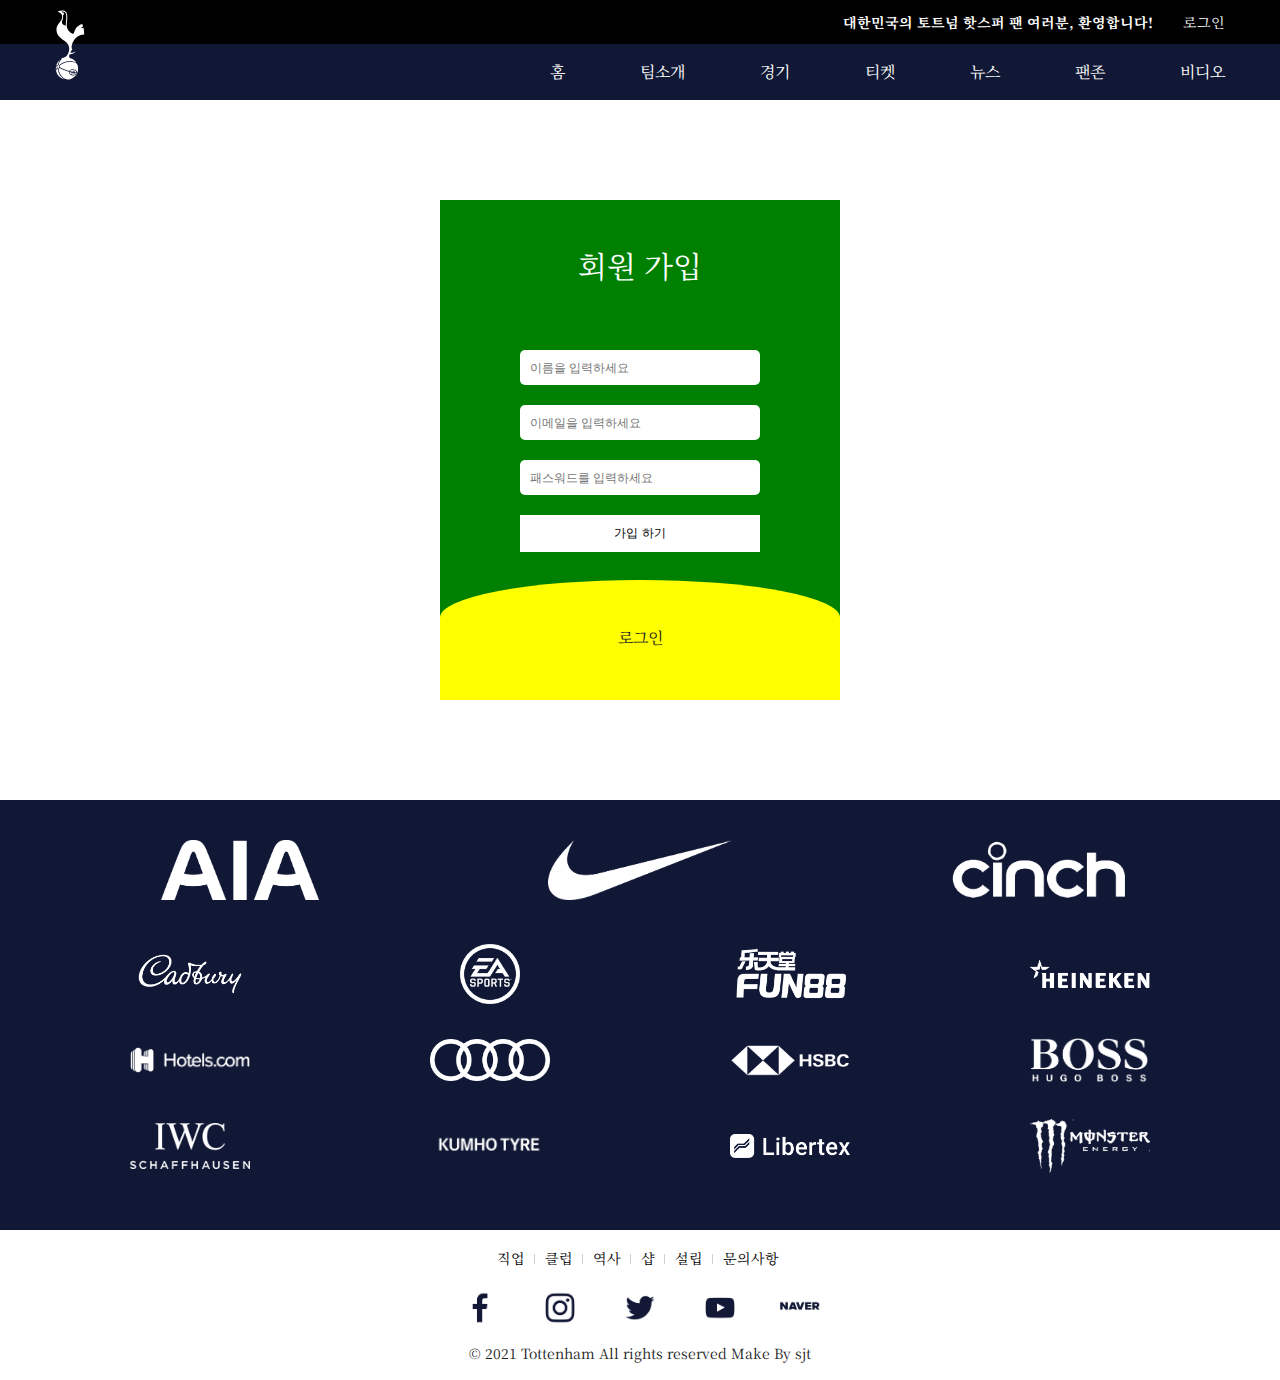
<file: sub/login.html>
<!DOCTYPE html>
<html lang="en">
<head>
    <meta charset="UTF-8">
    <meta name="viewport" content="width=device-width, initial-scale=1.0" />
    <title>로그</title>
    <link rel="icon" href="../img/토트넘파비콘.ico">
    <link rel="stylesheet" href="../css/reset.css">
    <!--fontawesome-->
    <link rel="stylesheet" href="../css/font-awesome.css">
    <!--swiper-->
    <link rel="stylesheet" href="https://unpkg.com/swiper/swiper-bundle.min.css" />
    <link rel="stylesheet" href="../css/common.css">
    <link rel="stylesheet" href="../css/login.css">
    <script src="../js/jquery-3.5.1.min.js"></script>
    <!--swiper js-->
    <script src="https://unpkg.com/swiper/swiper-bundle.min.js"></script>
    <script src="../js/main.js"></script>
</head>
<body>
    <header>
        <div class="header_top">
            <div class="container">
                <div class="header_top_group">
                    <h1 class="logo">
                        <a href="../index.html">
                            <svg version="1.1" id="Layer_1" xmlns="http://www.w3.org/2000/svg" xmlns:xlink="http://www.w3.org/1999/xlink" x="0px" y="0px" viewBox="0 0 63.5 154.7" style="enable-background:new 0 0 63.5 154.7;" xml:space="preserve">
                                <g>
                                    <path style="fill:#ffffff" d="M7.8,116.5c-0.3-0.1-0.9-0.1-1.6,0.6c-1,1.1-1.5,2.5-1.4,4.3c0,0.5,0.1,0.7,0.2,1.1c0.2,0.6,0.8,1.1,1.2,1.1
		c0.5,0.1,1-0.2,1.5-0.8c1.1-1.3,1.6-3.7,1.1-5.2C8.6,117,8.2,116.6,7.8,116.5" />
                                    <path style="fill:#ffffff" d="M31.4,134.1c0.6,1.2,1.5,1.9,2.3,2.1c0.9,0.3,3.5,0.8,5.5,1.1c2.3,0.2,4.1-1,5.1-3.5c-0.8,0-1.6-0.1-2.4-0.2
		c-0.2,0.5-0.4,1-0.6,1.5c-0.2,0.3-0.6,0.5-1,0.3c-0.3-0.2-0.5-0.6-0.3-1c0.2-0.3,0.3-0.6,0.4-1c-0.4-0.1-0.9-0.2-1.3-0.2
		c-0.2,0.6-0.3,1.1-0.5,1.6c-0.2,0.4-0.6,0.5-0.9,0.4c-0.4-0.2-0.5-0.6-0.4-0.9c0.1-0.3,0.3-0.8,0.4-1.3c-0.2,0-0.5-0.1-0.7-0.2
		c-0.2-0.1-0.5-0.1-0.7-0.2c-0.1,0.4-0.3,0.8-0.5,1.3c-0.2,0.4-0.6,0.5-0.9,0.4c-0.4-0.2-0.5-0.6-0.4-0.9c0.2-0.4,0.3-0.7,0.4-1.1
		c-1.2-0.3-2.5-0.6-3.7-1C30.9,132.4,31.1,133.4,31.4,134.1" />
                                    <path style="fill:#ffffff" d="M44.8,132.4c0.3-1.4,0-2.4-0.4-3c-0.4-0.8-1.2-1.3-2-1.5l-0.9-0.2c-0.8-0.2-2.1-0.4-4-0.9
		c-2.5-0.6-4.7,0.5-5.9,3c1.2,0.3,2.4,0.7,3.6,1c0.2-0.9,0.2-1.5,0.2-1.5c0-0.4,0.4-0.7,0.8-0.7c0.4,0,0.7,0.4,0.7,0.7
		c0,0.1,0,0.8-0.3,1.8c0.2,0.1,0.5,0.1,0.7,0.2c0.2,0.1,0.5,0.1,0.7,0.2c0.2-1,0.3-1.8,0.3-1.9c0.1-0.4,0.4-0.7,0.8-0.6
		c0.4,0.1,0.7,0.4,0.6,0.8c0,0.1-0.1,0.9-0.4,1.9c0.5,0.1,0.9,0.2,1.4,0.2c0.2-0.9,0.2-1.5,0.2-1.6c0-0.4,0.4-0.7,0.8-0.7
		c0.4,0,0.7,0.3,0.7,0.7c0,0.1,0,0.8-0.2,1.7C43.2,132.3,44.1,132.3,44.8,132.4" />
                                    <path style="fill:#ffffff" d="M49,123.4c-0.1-2.6-0.6-5-1.5-7.3c-1.1-2.8-4.7-4.8-9.5-5.9c-8.9-2-20.5,1.3-27.9,7.4c0.3,1.1,0.2,2.5-0.2,3.7
		c5.3,2.8,13.1,5.9,20.4,8.1c1.7-3.9,5-4.6,7.6-4c1.8,0.5,3,0.7,3.9,0.9l1,0.2c1.2,0.3,2.3,1.1,2.9,2.2c0.5,0.8,0.9,2,0.6,3.7
		c0.9-0.1,1.3-0.2,1.4-0.3C48.6,129.4,49.1,126.5,49,123.4" />
                                    <path style="fill:#ffffff" d="M39.1,138.7c-2-0.2-4.7-0.7-5.8-1.1c-1.3-0.4-2.5-1.5-3.1-2.9c-0.3-0.6-0.5-1.3-0.5-2.2c0-0.5,0-1.1,0.2-1.8
		c-7.3-2.2-15.1-5.3-20.5-8.1c-0.2,0.3-0.4,0.7-0.7,0.9c-0.4,0.5-0.9,0.8-1.3,1c0.5,4.4,2.1,8.8,4.6,12.5c3.3,5,7.8,8.4,12.6,9.5
		c1.7,0.4,4,0.9,6,0.4c7.5-1.6,13.5-6.7,16.5-13.4c-0.3,0.1-0.7,0.1-1.2,0.1C44.1,138.7,40.6,138.9,39.1,138.7" />
                                    <path style="fill:#ffffff" d="M4.4,118c0.2-0.5,0.5-1,0.9-1.5c0.3-0.3,0.6-0.6,0.9-0.8c0.9-4,2.7-7.6,5.4-10.3c-4,2.8-7.1,6.8-8.7,11.4
		C3.2,117.1,3.8,117.6,4.4,118" />
                                    <path style="fill:#ffffff" d="M4,119.4c-0.6-0.4-1.1-0.8-1.4-1.1c-0.6,2.2-0.9,4.6-0.8,7c0,0.5,0.1,1,0.1,1.5c0.4-1.4,1.1-2.9,2.1-4.5
		C3.7,121.4,3.7,120.4,4,119.4" />
                                    <path style="fill:#ffffff" d="M5.9,124.7c-0.5-0.1-1-0.4-1.3-0.9c-1.8,2.7-2.5,5.1-1.9,7.2c2.7,9,10.8,15.6,20.4,16.5
		C13.9,144.8,7.1,135.3,5.9,124.7" />
                                    <path style="fill:#ffffff" d="M30.1,81c0-17.6-27-17.2-27-39.5c0-13.4,12.1-16.3,12.1-26.9c0-10.1-9.8-10.4-9.8-10.4s2.5-3,9.7-3
		c7.1,0,11,3.7,11,13.4c0,14.5-5.2,21.7,5.9,32.7c0.8,0.8,3.1,3.1,6.1,3.1c4.5,0,0.8-15.1,19.4-20.9c0,0,1.1,1.7,2.1,5.4
		c-1.1,0.5-4.3,2.2-4.1,2.9c0.2,0.8,4.3-0.1,4.8-0.2c0.8,3.5,1.5,8.3,1.5,14.4c-21.7,0-29.9,26.3-25,31.1c0,0-2.4,3.2-4.4,7.1
		c0,0,0.8,0.5,2.8,0.5c2.1,0,6-1.1,7.5-2.6c0.3-0.3,0.7,0,0.4,0.4C37.9,96.1,30,90.6,30,97.7c0,3.8,2.1,4.3,3.3,4.7
		c5.1,1.8,9.3,5.2,12.1,9.7c-1.9-1.6-4.3-2.7-7.2-3.3c-9.1-2-21.1,1.2-28.8,7.5c-0.4-0.5-0.9-0.8-1.4-0.9c-0.1,0-0.1,0-0.2,0
		c1-4.3,3-8,5.7-10.5c0.1-6,5.1-1.7,11.2-7.7C26.7,95.3,30.1,88.9,30.1,81 M17.2,14.6c0,6.4-2.5,7.3-2.5,11.2c0,6,8.1,6.9,8.1,6.9
		c-0.1-2.6,0.2-5.3,0.5-8.2c0.3-2.9,0.7-6.2,0.7-9.9c0-10-4.3-11.4-9-11.4c-0.3,0-0.5,0-0.7,0c0,0,0.1,2,1.7,2
		c0.7,0,0.7-0.3,1.1-0.3c0.4,0,1.8,1.4,1.8,3.5c0,2.5-2.1,2.7-2.1,2.7C17.1,12.1,17.2,13.3,17.2,14.6" />
                                </g>
                            </svg>
                        </a>
                    </h1>
                    <div class="notice">
                        <h2>대한민국의 토트넘 핫스퍼 팬 여러분, 환영합니다!</h2>
                    </div>
                    <div class="login">
                        <a href="login.html">로그인</a>
                    </div>
                </div>
            </div>
        </div>
        <div class="header_bottom">
            <div class="container">
                <div class="header_bottom_group">
                    <nav>
                        <ul>
                            <li><a href="../index.html">홈</a></li>
                            <li>
                                <a href="#">팀소개</a>
                                <ul class="sub">
                                    <li><a href="coach.html">코치</a></li>
                                    <li><a href="team.html">선수들</a></li>
                                </ul>
                            </li>
                            <li>
                                <a href="#">경기</a>
                                <ul class="sub">
                                    <li><a href="result.html">경기결과</a></li>
                                </ul>
                            </li>
                            <li>
                                <a href="#">티켓</a>
                                <ul class="sub">
                                    <li><a href="hometicket.html">홈</a></li>
                                    <li><a href="awayticket.html">원정</a></li>
                                    <li><a href="seasonticket.html">시즌</a></li>
                                </ul>
                            </li>
                            <li>
                                <a href="#">뉴스</a>
                                <ul class="sub">
                                    <li><a href="latest_news.html">팀소식</a></li>
                                </ul>
                            </li>
                            <li>
                                <a href="#">팬존</a>
                                <ul class="sub">
                                    <li><a href="board.html">커뮤니티</a></li>
                                </ul>
                            </li>
                            <li>
                                <a href="video.html">비디오</a>
                            </li>
                        </ul>
                    </nav>
                    <div class="hamburger">
                        <span></span>
                        <span></span>
                        <span></span>
                    </div>
                </div>

            </div>
        </div>
        <div class="modal"></div>
    </header>
    <section class="login_area">
          <div class="tottenham_login">
                <div class="sign_up">
                    <form action="post">
                        <a href="#">회원 가입</a>
                        <input type="text" name="name" placeholder="이름을 입력하세요" required="">
                        <input type="email" name="email" placeholder="이메일을 입력하세요" required="">
                        <input type="password" name="pwd" placeholder="패스워드를 입력하세요" required="">
                        <button type="submit">가입 하기</button>
                    </form>
                </div>
                <div class="login">
                     <form action="post">
                        <a href="#">로그인</a>
                        <input type="email" name="email" placeholder="이메일을 입력하세요" required="">
                        <input type="password" name="pwd" placeholder="패스워드를 입력하세요" required="">
                        <button type="submit">로그인</button>
                    </form>
                </div>
          </div>
    </section>
    <footer>
        <div class="footer_top">
              <div class="container">
                    <ul class="main_spon">
                        <li><a href="#"><img src="../img/aia-logo.png" alt="aia"></a></li>
                        <li><a href="#"><img src="../img/nike.png" alt="나이키"></a></li>
                        <li><a href="#"><img src="../img/cinch.png" alt="신치"></a></li>
                    </ul>
                    <ul class="sub_spon">
                        <li><a href="#"><img src="../img/Cadbury.png" alt="로고"></a></li>
                        <li><a href="#"><img src="../img/easports.png" alt="로고"></a></li>
                        <li><a href="#"><img src="../img/fun.png" alt="로고"></a></li>
                        <li><a href="#"><img src="../img/heineken.png" alt="로고"></a></li>
                        <li><a href="#"><img src="../img/hotels.png" alt="로고"></a></li>
                        <li><a href="#"><img src="../img/audi.png" alt="로고"></a></li>
                        <li><a href="#"><img src="../img/HSBC-logo.png" alt="로고"></a></li>
                        <li><a href="#"><img src="../img/hugo-boss.png" alt="로고"></a></li>
                        <li><a href="#"><img src="../img/iwc.png" alt="로고"></a></li>
                        <li><a href="#"><img src="../img/kumho.png" alt="로고"></a></li>
                        <li><a href="#"><img src="../img/libertex.png" alt="로고"></a></li>
                        <li><a href="#"><img src="../img/monster-energy.png" alt="로고"></a></li>
                    </ul>
              </div>
        </div>
        <div class="footer_bottom">
            <div class="container">
                <div class="row">
                    <ul class="policy">
                        <li><a href="#">직업</a></li>
                        <li><a href="#">클럽</a></li>
                        <li><a href="#">역사</a></li>
                        <li><a href="#">샵</a></li>
                        <li><a href="#">설립</a></li>
                        <li><a href="#">문의사항</a></li>
                    </ul>
                    <ul class="club_sns">
                        <li><a href="#"><img src="../img/facebook.png" alt="페이스북"></a></li>
                        <li><a href="#"><img src="../img/instagram.png" alt="인스타그램"></a></li>
                        <li><a href="#"><img src="../img/twitter.png" alt="트위터"></a></li>
                        <li><a href="#"><img src="../img/youtube.png" alt="유투브"></a></li>
                        <li><a href="#"><img src="../img/naver.png" alt="네이버"></a></li>
                    </ul>
                    <p>© 2021 Tottenham  All rights reserved Make By sjt</p>
                </div>
            </div>
        </div>
    </footer>
</body>
</html>
</file>
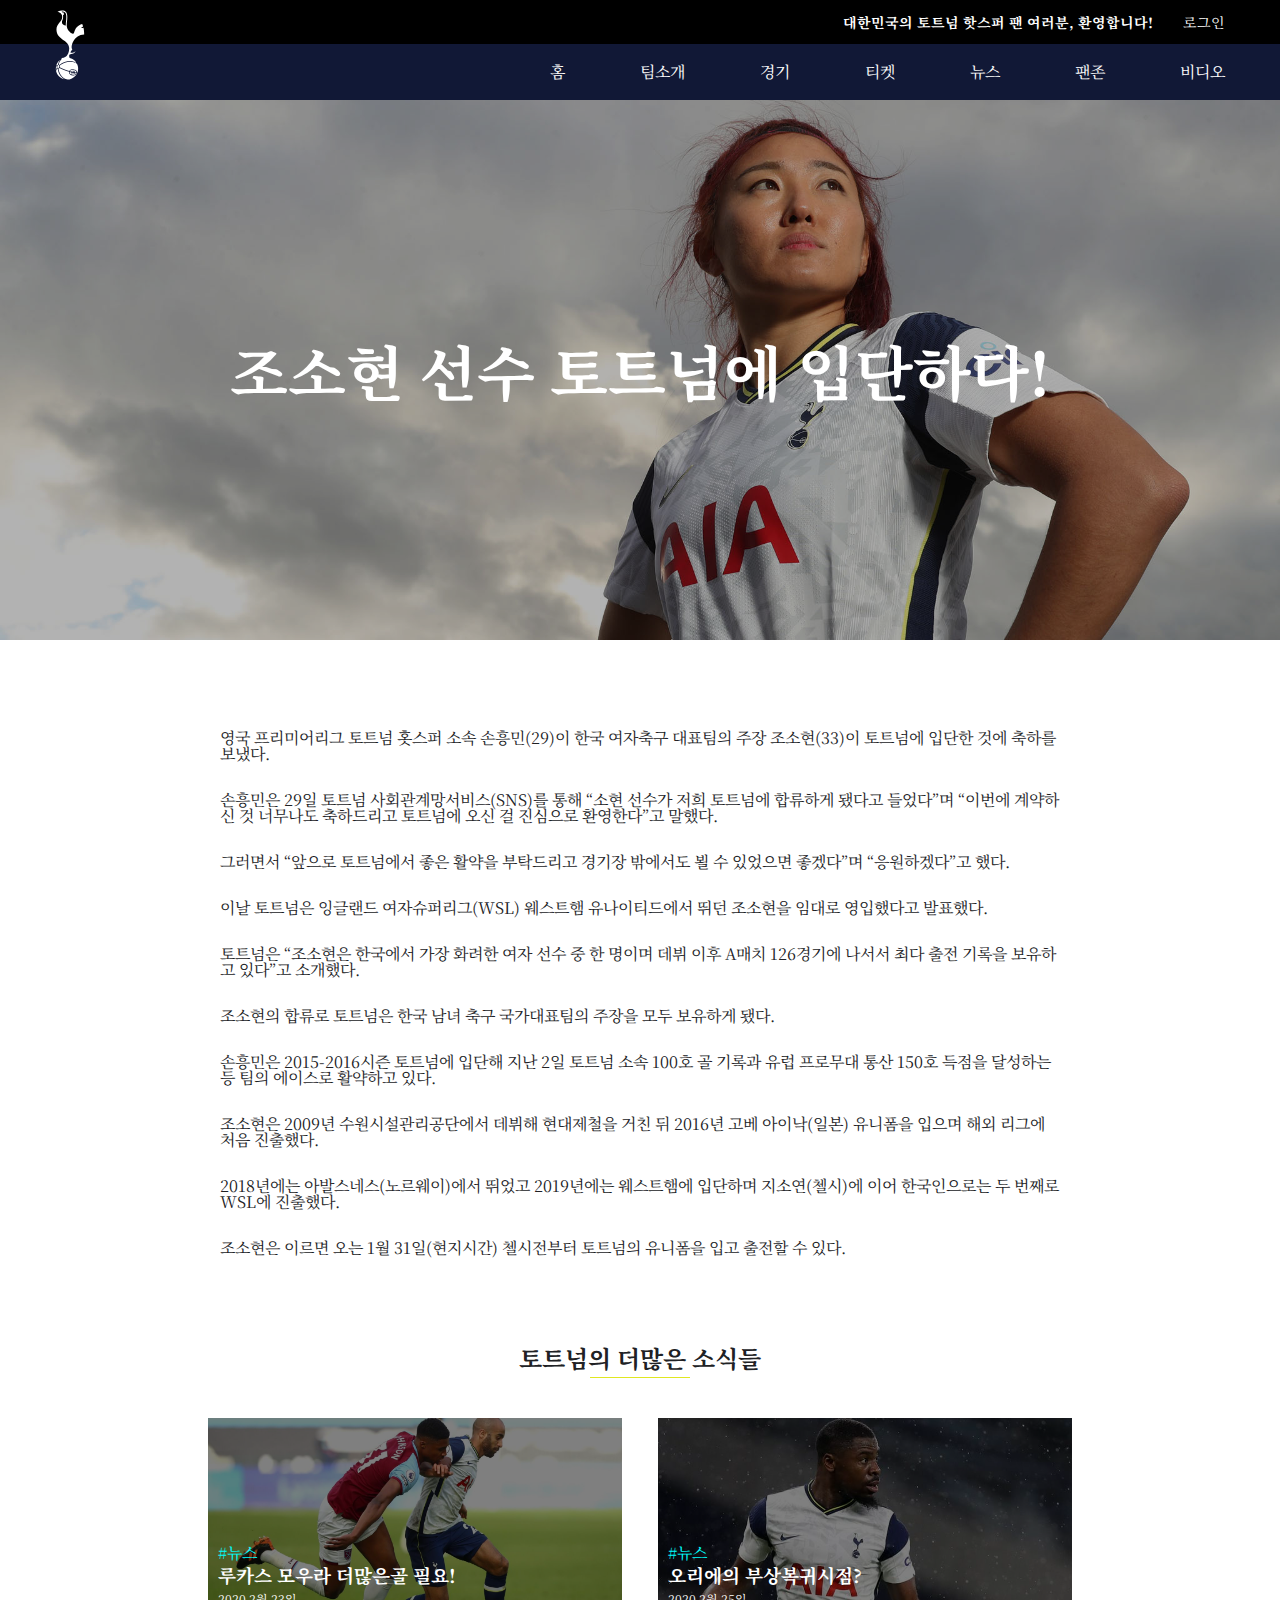
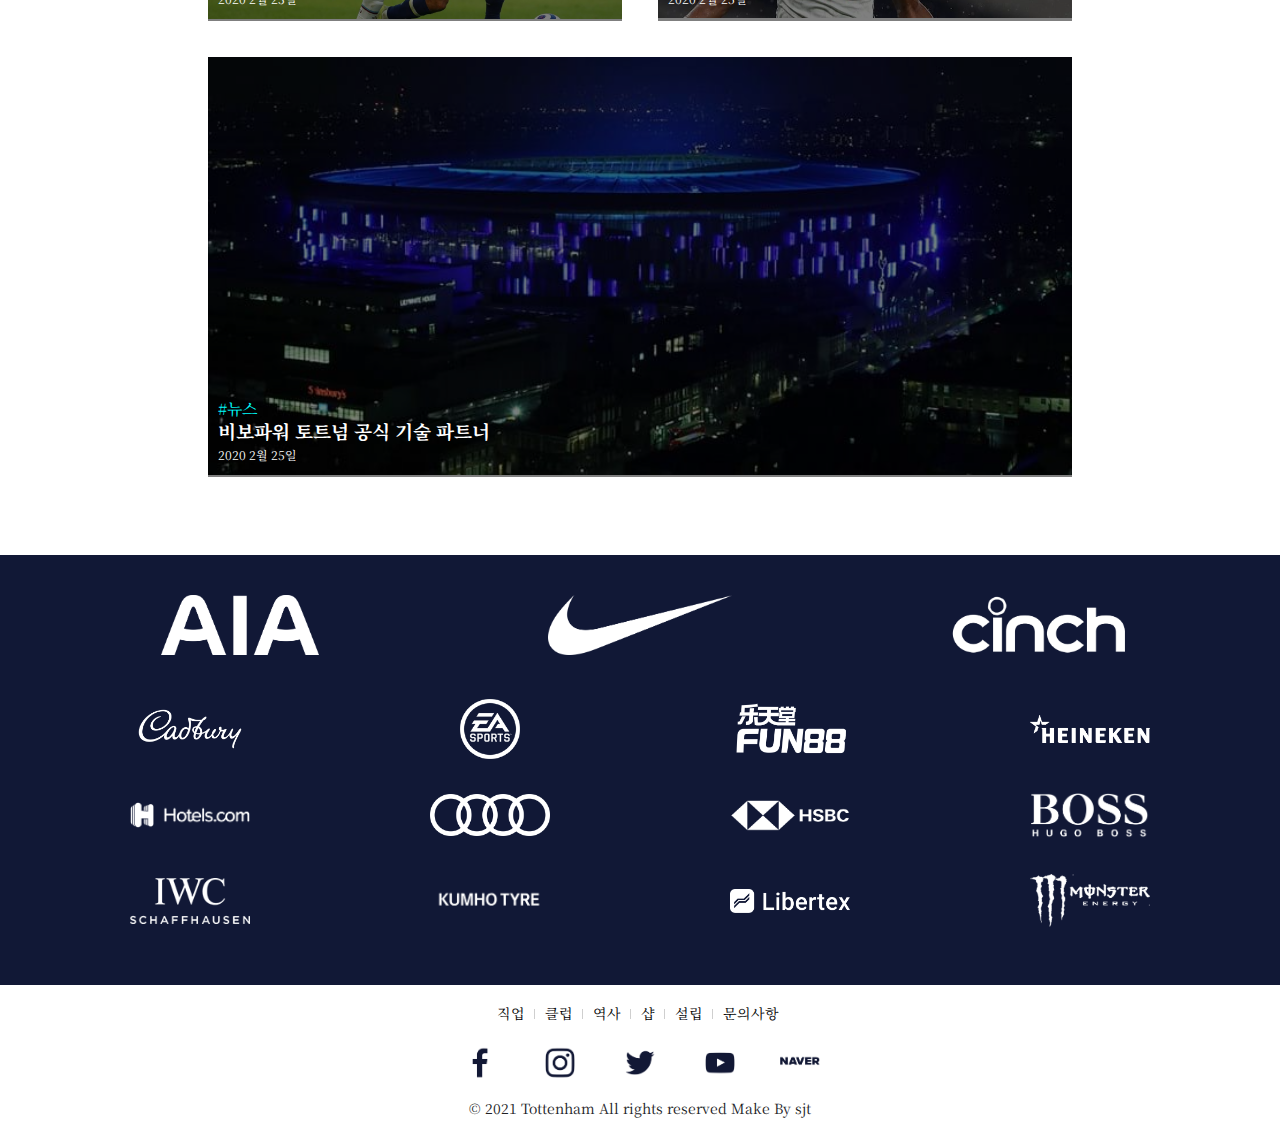
<file: sub/news_article1.html>
<!DOCTYPE html>
<html lang="en">

<head>
    <meta charset="UTF-8">
    <meta name="viewport" content="width=device-width, initial-scale=1.0" />
    <title>토트넘 핫스퍼</title>
    <link rel="icon" href="../img/토트넘파비콘.ico">
    <link rel="stylesheet" href="../css/reset.css">
    <!--fontawesome-->
    <link rel="stylesheet" href="../css/font-awesome.css">
    <!--swiper-->
    <link rel="stylesheet" href="https://unpkg.com/swiper/swiper-bundle.min.css" />
    <link rel="stylesheet" href="../css/common.css">
    <link rel="stylesheet" href="../css/news_article.css">

    <script src="../js/jquery-3.5.1.min.js"></script>
    <!--swiper js-->
    <script src="https://unpkg.com/swiper/swiper-bundle.min.js"></script>
    <script src="../js/main.js"></script>
</head>

<body>
    <header>
        <div class="header_top">
            <div class="container">
                <div class="header_top_group">
                    <h1 class="logo">
                        <a href="../index.html">
                            <svg version="1.1" id="Layer_1" xmlns="http://www.w3.org/2000/svg" xmlns:xlink="http://www.w3.org/1999/xlink" x="0px" y="0px" viewBox="0 0 63.5 154.7" style="enable-background:new 0 0 63.5 154.7;" xml:space="preserve">
                                <g>
                                    <path style="fill:#ffffff" d="M7.8,116.5c-0.3-0.1-0.9-0.1-1.6,0.6c-1,1.1-1.5,2.5-1.4,4.3c0,0.5,0.1,0.7,0.2,1.1c0.2,0.6,0.8,1.1,1.2,1.1
		c0.5,0.1,1-0.2,1.5-0.8c1.1-1.3,1.6-3.7,1.1-5.2C8.6,117,8.2,116.6,7.8,116.5" />
                                    <path style="fill:#ffffff" d="M31.4,134.1c0.6,1.2,1.5,1.9,2.3,2.1c0.9,0.3,3.5,0.8,5.5,1.1c2.3,0.2,4.1-1,5.1-3.5c-0.8,0-1.6-0.1-2.4-0.2
		c-0.2,0.5-0.4,1-0.6,1.5c-0.2,0.3-0.6,0.5-1,0.3c-0.3-0.2-0.5-0.6-0.3-1c0.2-0.3,0.3-0.6,0.4-1c-0.4-0.1-0.9-0.2-1.3-0.2
		c-0.2,0.6-0.3,1.1-0.5,1.6c-0.2,0.4-0.6,0.5-0.9,0.4c-0.4-0.2-0.5-0.6-0.4-0.9c0.1-0.3,0.3-0.8,0.4-1.3c-0.2,0-0.5-0.1-0.7-0.2
		c-0.2-0.1-0.5-0.1-0.7-0.2c-0.1,0.4-0.3,0.8-0.5,1.3c-0.2,0.4-0.6,0.5-0.9,0.4c-0.4-0.2-0.5-0.6-0.4-0.9c0.2-0.4,0.3-0.7,0.4-1.1
		c-1.2-0.3-2.5-0.6-3.7-1C30.9,132.4,31.1,133.4,31.4,134.1" />
                                    <path style="fill:#ffffff" d="M44.8,132.4c0.3-1.4,0-2.4-0.4-3c-0.4-0.8-1.2-1.3-2-1.5l-0.9-0.2c-0.8-0.2-2.1-0.4-4-0.9
		c-2.5-0.6-4.7,0.5-5.9,3c1.2,0.3,2.4,0.7,3.6,1c0.2-0.9,0.2-1.5,0.2-1.5c0-0.4,0.4-0.7,0.8-0.7c0.4,0,0.7,0.4,0.7,0.7
		c0,0.1,0,0.8-0.3,1.8c0.2,0.1,0.5,0.1,0.7,0.2c0.2,0.1,0.5,0.1,0.7,0.2c0.2-1,0.3-1.8,0.3-1.9c0.1-0.4,0.4-0.7,0.8-0.6
		c0.4,0.1,0.7,0.4,0.6,0.8c0,0.1-0.1,0.9-0.4,1.9c0.5,0.1,0.9,0.2,1.4,0.2c0.2-0.9,0.2-1.5,0.2-1.6c0-0.4,0.4-0.7,0.8-0.7
		c0.4,0,0.7,0.3,0.7,0.7c0,0.1,0,0.8-0.2,1.7C43.2,132.3,44.1,132.3,44.8,132.4" />
                                    <path style="fill:#ffffff" d="M49,123.4c-0.1-2.6-0.6-5-1.5-7.3c-1.1-2.8-4.7-4.8-9.5-5.9c-8.9-2-20.5,1.3-27.9,7.4c0.3,1.1,0.2,2.5-0.2,3.7
		c5.3,2.8,13.1,5.9,20.4,8.1c1.7-3.9,5-4.6,7.6-4c1.8,0.5,3,0.7,3.9,0.9l1,0.2c1.2,0.3,2.3,1.1,2.9,2.2c0.5,0.8,0.9,2,0.6,3.7
		c0.9-0.1,1.3-0.2,1.4-0.3C48.6,129.4,49.1,126.5,49,123.4" />
                                    <path style="fill:#ffffff" d="M39.1,138.7c-2-0.2-4.7-0.7-5.8-1.1c-1.3-0.4-2.5-1.5-3.1-2.9c-0.3-0.6-0.5-1.3-0.5-2.2c0-0.5,0-1.1,0.2-1.8
		c-7.3-2.2-15.1-5.3-20.5-8.1c-0.2,0.3-0.4,0.7-0.7,0.9c-0.4,0.5-0.9,0.8-1.3,1c0.5,4.4,2.1,8.8,4.6,12.5c3.3,5,7.8,8.4,12.6,9.5
		c1.7,0.4,4,0.9,6,0.4c7.5-1.6,13.5-6.7,16.5-13.4c-0.3,0.1-0.7,0.1-1.2,0.1C44.1,138.7,40.6,138.9,39.1,138.7" />
                                    <path style="fill:#ffffff" d="M4.4,118c0.2-0.5,0.5-1,0.9-1.5c0.3-0.3,0.6-0.6,0.9-0.8c0.9-4,2.7-7.6,5.4-10.3c-4,2.8-7.1,6.8-8.7,11.4
		C3.2,117.1,3.8,117.6,4.4,118" />
                                    <path style="fill:#ffffff" d="M4,119.4c-0.6-0.4-1.1-0.8-1.4-1.1c-0.6,2.2-0.9,4.6-0.8,7c0,0.5,0.1,1,0.1,1.5c0.4-1.4,1.1-2.9,2.1-4.5
		C3.7,121.4,3.7,120.4,4,119.4" />
                                    <path style="fill:#ffffff" d="M5.9,124.7c-0.5-0.1-1-0.4-1.3-0.9c-1.8,2.7-2.5,5.1-1.9,7.2c2.7,9,10.8,15.6,20.4,16.5
		C13.9,144.8,7.1,135.3,5.9,124.7" />
                                    <path style="fill:#ffffff" d="M30.1,81c0-17.6-27-17.2-27-39.5c0-13.4,12.1-16.3,12.1-26.9c0-10.1-9.8-10.4-9.8-10.4s2.5-3,9.7-3
		c7.1,0,11,3.7,11,13.4c0,14.5-5.2,21.7,5.9,32.7c0.8,0.8,3.1,3.1,6.1,3.1c4.5,0,0.8-15.1,19.4-20.9c0,0,1.1,1.7,2.1,5.4
		c-1.1,0.5-4.3,2.2-4.1,2.9c0.2,0.8,4.3-0.1,4.8-0.2c0.8,3.5,1.5,8.3,1.5,14.4c-21.7,0-29.9,26.3-25,31.1c0,0-2.4,3.2-4.4,7.1
		c0,0,0.8,0.5,2.8,0.5c2.1,0,6-1.1,7.5-2.6c0.3-0.3,0.7,0,0.4,0.4C37.9,96.1,30,90.6,30,97.7c0,3.8,2.1,4.3,3.3,4.7
		c5.1,1.8,9.3,5.2,12.1,9.7c-1.9-1.6-4.3-2.7-7.2-3.3c-9.1-2-21.1,1.2-28.8,7.5c-0.4-0.5-0.9-0.8-1.4-0.9c-0.1,0-0.1,0-0.2,0
		c1-4.3,3-8,5.7-10.5c0.1-6,5.1-1.7,11.2-7.7C26.7,95.3,30.1,88.9,30.1,81 M17.2,14.6c0,6.4-2.5,7.3-2.5,11.2c0,6,8.1,6.9,8.1,6.9
		c-0.1-2.6,0.2-5.3,0.5-8.2c0.3-2.9,0.7-6.2,0.7-9.9c0-10-4.3-11.4-9-11.4c-0.3,0-0.5,0-0.7,0c0,0,0.1,2,1.7,2
		c0.7,0,0.7-0.3,1.1-0.3c0.4,0,1.8,1.4,1.8,3.5c0,2.5-2.1,2.7-2.1,2.7C17.1,12.1,17.2,13.3,17.2,14.6" />
                                </g>
                            </svg>
                        </a>
                    </h1>
                    <div class="notice">
                        <h2>대한민국의 토트넘 핫스퍼 팬 여러분, 환영합니다!</h2>
                    </div>
                    <div class="login">
                        <a href="login.html">로그인</a>
                    </div>
                </div>
            </div>
        </div>
        <div class="header_bottom">
            <div class="container">
                <div class="header_bottom_group">
                    <nav>
                        <ul>
                            <li><a href="../index.html">홈</a></li>
                            <li>
                                <a href="#">팀소개</a>
                                <ul class="sub">
                                    <li><a href="coach.html">코치</a></li>
                                    <li><a href="team.html">선수들</a></li>
                                </ul>
                            </li>
                            <li>
                                <a href="#">경기</a>
                                <ul class="sub">
                                    <li><a href="result.html">경기결과</a></li>
                                </ul>
                            </li>
                            <li>
                                <a href="#">티켓</a>
                                <ul class="sub">
                                    <li><a href="hometicket.html">홈</a></li>
                                    <li><a href="awayticket.html">원정</a></li>
                                    <li><a href="seasonticket.html">시즌</a></li>
                                </ul>
                            </li>
                            <li>
                                <a href="#">뉴스</a>
                                <ul class="sub">
                                    <li><a href="latest_news.html">팀소식</a></li>
                                </ul>
                            </li>
                            <li>
                                <a href="#">팬존</a>
                                <ul class="sub">
                                    <li><a href="board.html">커뮤니티</a></li>
                                </ul>
                            </li>
                            <li>
                                <a href="video.html">비디오</a>
                            </li>
                        </ul>
                    </nav>
                    <div class="hamburger">
                        <span></span>
                        <span></span>
                        <span></span>
                    </div>
                </div>
            </div>
        </div>
        <div class="modal"></div>
    </header>
    <section id="sub_visual">
        <div class="sub_visual">
            <div class="container">
                <div class="row">
                    <div class="title">
                        <h2>조소현 선수 토트넘에 입단하다!</h2>
                    </div>
                </div>
            </div>
        </div>
    </section>
    <section id="news_article">
        <div class="container">
            <div class="row">
                <div class="news_article">
                    <p>
                        <span>영국 프리미어리그 토트넘 홋스퍼 소속 손흥민(29)이 한국 여자축구 대표팀의 주장 조소현(33)이 토트넘에 입단한 것에 축하를 보냈다.</span>
                        <span>손흥민은 29일 토트넘 사회관계망서비스(SNS)를 통해 “소현 선수가 저희 토트넘에 합류하게 됐다고 들었다”며 “이번에 계약하신 것 너무나도 축하드리고 토트넘에 오신 걸 진심으로 환영한다”고 말했다. </span>
                        <span>그러면서 “앞으로 토트넘에서 좋은 활약을 부탁드리고 경기장 밖에서도 뵐 수 있었으면 좋겠다”며 “응원하겠다”고 했다. </span>
                        <span>이날 토트넘은 잉글랜드 여자슈퍼리그(WSL) 웨스트햄 유나이티드에서 뛰던 조소현을 임대로 영입했다고 발표했다.</span>
                        <span>
                            토트넘은 “조소현은 한국에서 가장 화려한 여자 선수 중 한 명이며 데뷔 이후 A매치 126경기에 나서서 최다 출전 기록을 보유하고 있다”고 소개했다. </span>
                        <span>조소현의 합류로 토트넘은 한국 남녀 축구 국가대표팀의 주장을 모두 보유하게 됐다. </span>
                        <span>손흥민은 2015-2016시즌 토트넘에 입단해 지난 2일 토트넘 소속 100호 골 기록과 유럽 프로무대 통산 150호 득점을 달성하는 등 팀의 에이스로 활약하고 있다.
                        </span>
                        <span>조소현은 2009년 수원시설관리공단에서 데뷔해 현대제철을 거친 뒤 2016년 고베 아이낙(일본) 유니폼을 입으며 해외 리그에 처음 진출했다.
                        </span>
                        <span>2018년에는 아발스네스(노르웨이)에서 뛰었고 2019년에는 웨스트햄에 입단하며 지소연(첼시)에 이어 한국인으로는 두 번째로 WSL에 진출했다.</span>
                        <span>
                            조소현은 이르면 오는 1월 31일(현지시간) 첼시전부터 토트넘의 유니폼을 입고 출전할 수 있다.</span>
                    </p>
                </div>
                <h2>토트넘의 더많은 소식들</h2>
                <div class="various_news_article">
                    <div class="article_box">
                        <div class="article_img">
                            <img src="../img/%EB%AA%A8%EC%9A%B0%EB%9D%BC%EC%9B%A8%EC%8A%A4%ED%8A%B8%ED%96%84.jpg" alt="모우라웨스트햄전">
                        </div>
                        <div class="article_txt">
                            <span class="article_tag">#뉴스</span>
                            <h3>루카스 모우라 더많은골 필요!</h3>
                            <span class="article_day">2020 2월 23일</span>
                        </div>
                    </div>
                    <div class="article_box">
                        <div class="article_img">
                            <img src="../img/오리에부상.jpg" alt="오리에부상">
                        </div>
                        <div class="article_txt">
                            <span class="article_tag">#뉴스</span>
                            <h3>오리에의 부상복귀시점?</h3>
                            <span class="article_day">2020 2월 25일</span>
                        </div>
                    </div>
                    <div class="article_box big">
                        <div class="article_img">
                            <img src="../img/%EB%B9%84%EB%B3%B4%ED%8C%8C%EC%9B%8C.jpg" alt="협력사">
                        </div>
                        <div class="article_txt">
                            <span class="article_tag">#뉴스</span>
                            <h3>비보파워 토트넘 공식 기술 파트너</h3>
                            <span class="article_day">2020 2월 25일</span>
                        </div>
                    </div>
                </div>
            </div>
        </div>
    </section>
    <footer>
        <div class="footer_top">
            <div class="container">
                <ul class="main_spon">
                    <li><a href="#"><img src="../img/aia-logo.png" alt="aia"></a></li>
                    <li><a href="#"><img src="../img/nike.png" alt="나이키"></a></li>
                    <li><a href="#"><img src="../img/cinch.png" alt="신치"></a></li>
                </ul>
                <ul class="sub_spon">
                    <li><a href="#"><img src="../img/Cadbury.png" alt="로고"></a></li>
                    <li><a href="#"><img src="../img/easports.png" alt="로고"></a></li>
                    <li><a href="#"><img src="../img/fun.png" alt="로고"></a></li>
                    <li><a href="#"><img src="../img/heineken.png" alt="로고"></a></li>
                    <li><a href="#"><img src="../img/hotels.png" alt="로고"></a></li>
                    <li><a href="#"><img src="../img/audi.png" alt="로고"></a></li>
                    <li><a href="#"><img src="../img/HSBC-logo.png" alt="로고"></a></li>
                    <li><a href="#"><img src="../img/hugo-boss.png" alt="로고"></a></li>
                    <li><a href="#"><img src="../img/iwc.png" alt="로고"></a></li>
                    <li><a href="#"><img src="../img/kumho.png" alt="로고"></a></li>
                    <li><a href="#"><img src="../img/libertex.png" alt="로고"></a></li>
                    <li><a href="#"><img src="../img/monster-energy.png" alt="로고"></a></li>
                </ul>
            </div>
        </div>
        <div class="footer_bottom">
            <div class="container">
                <div class="row">
                    <ul class="policy">
                        <li><a href="#">직업</a></li>
                        <li><a href="#">클럽</a></li>
                        <li><a href="#">역사</a></li>
                        <li><a href="#">샵</a></li>
                        <li><a href="#">설립</a></li>
                        <li><a href="#">문의사항</a></li>
                    </ul>
                    <ul class="club_sns">
                        <li><a href="#"><img src="../img/facebook.png" alt="페이스북"></a></li>
                        <li><a href="#"><img src="../img/instagram.png" alt="인스타그램"></a></li>
                        <li><a href="#"><img src="../img/twitter.png" alt="트위터"></a></li>
                        <li><a href="#"><img src="../img/youtube.png" alt="유투브"></a></li>
                        <li><a href="#"><img src="../img/naver.png" alt="네이버"></a></li>
                    </ul>
                    <p>© 2021 Tottenham All rights reserved Make By sjt</p>
                </div>
            </div>
        </div>
    </footer>
</body>

</html>
</file>
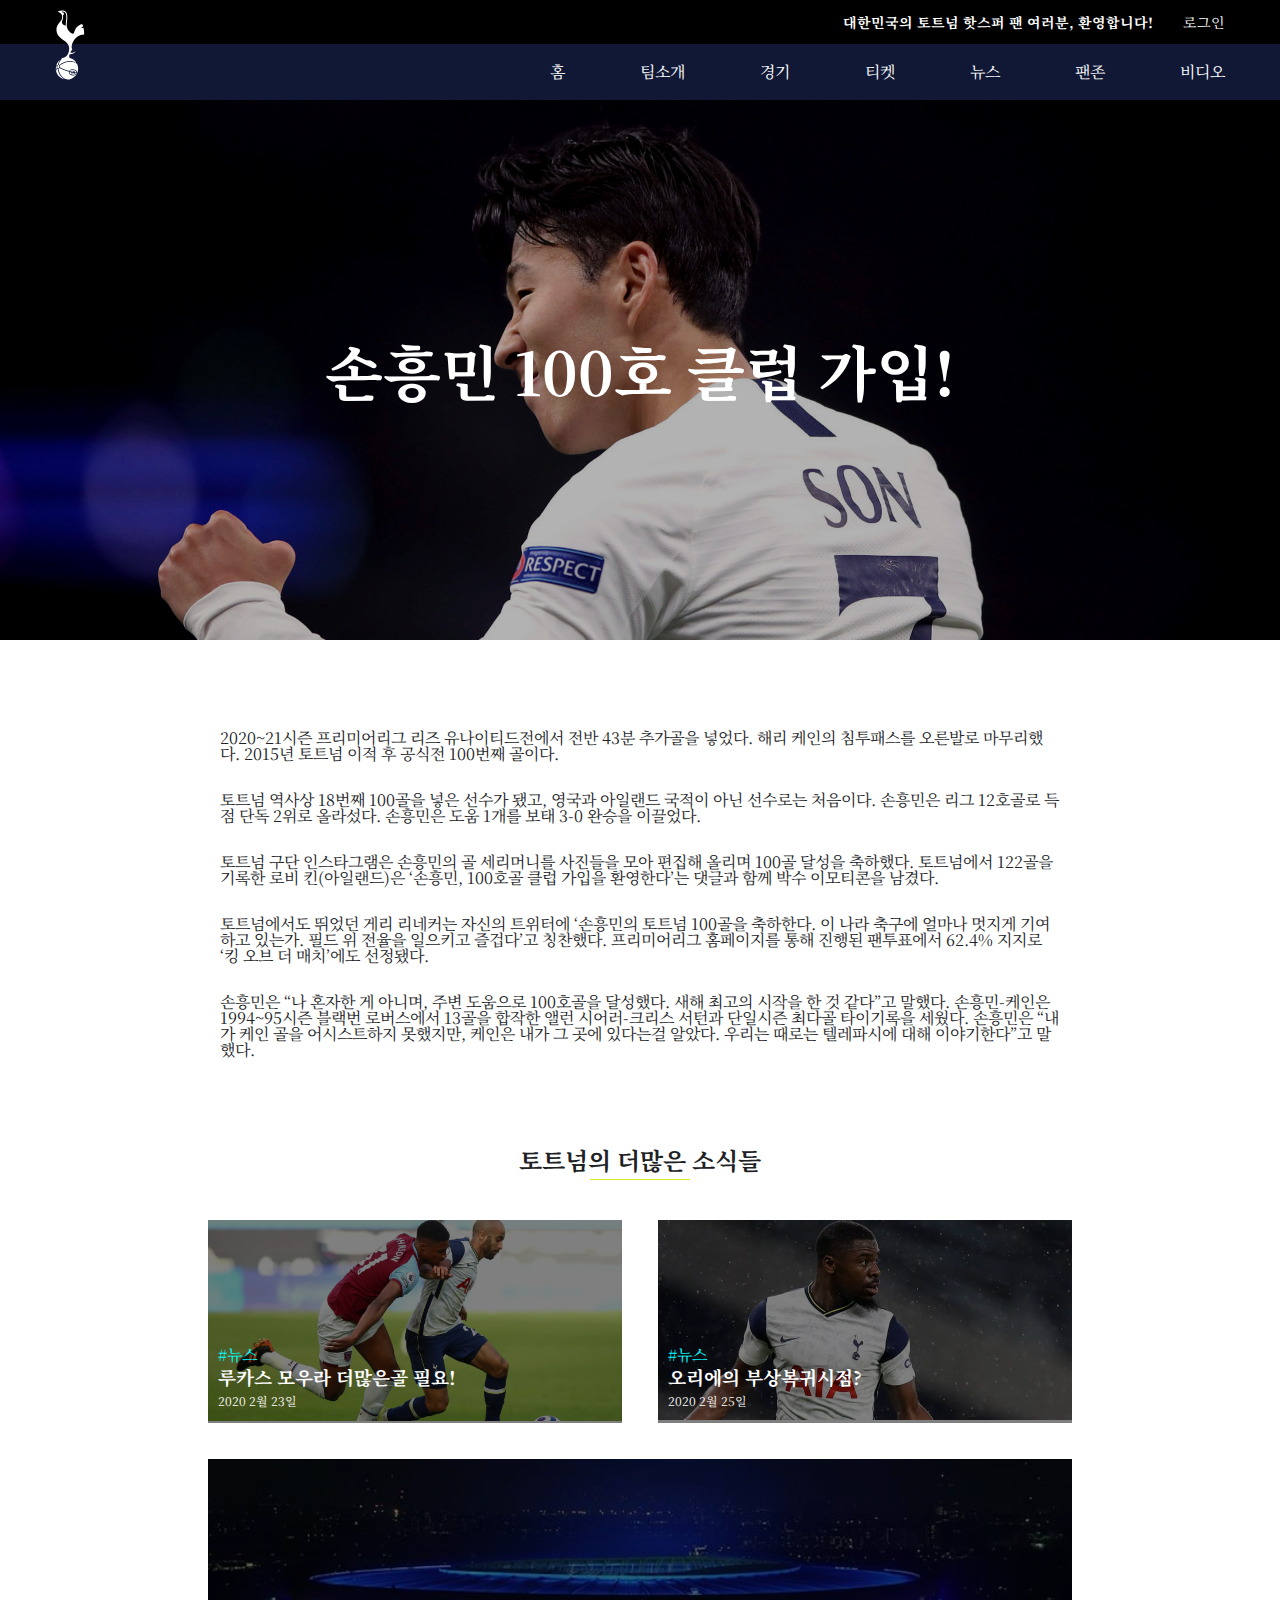
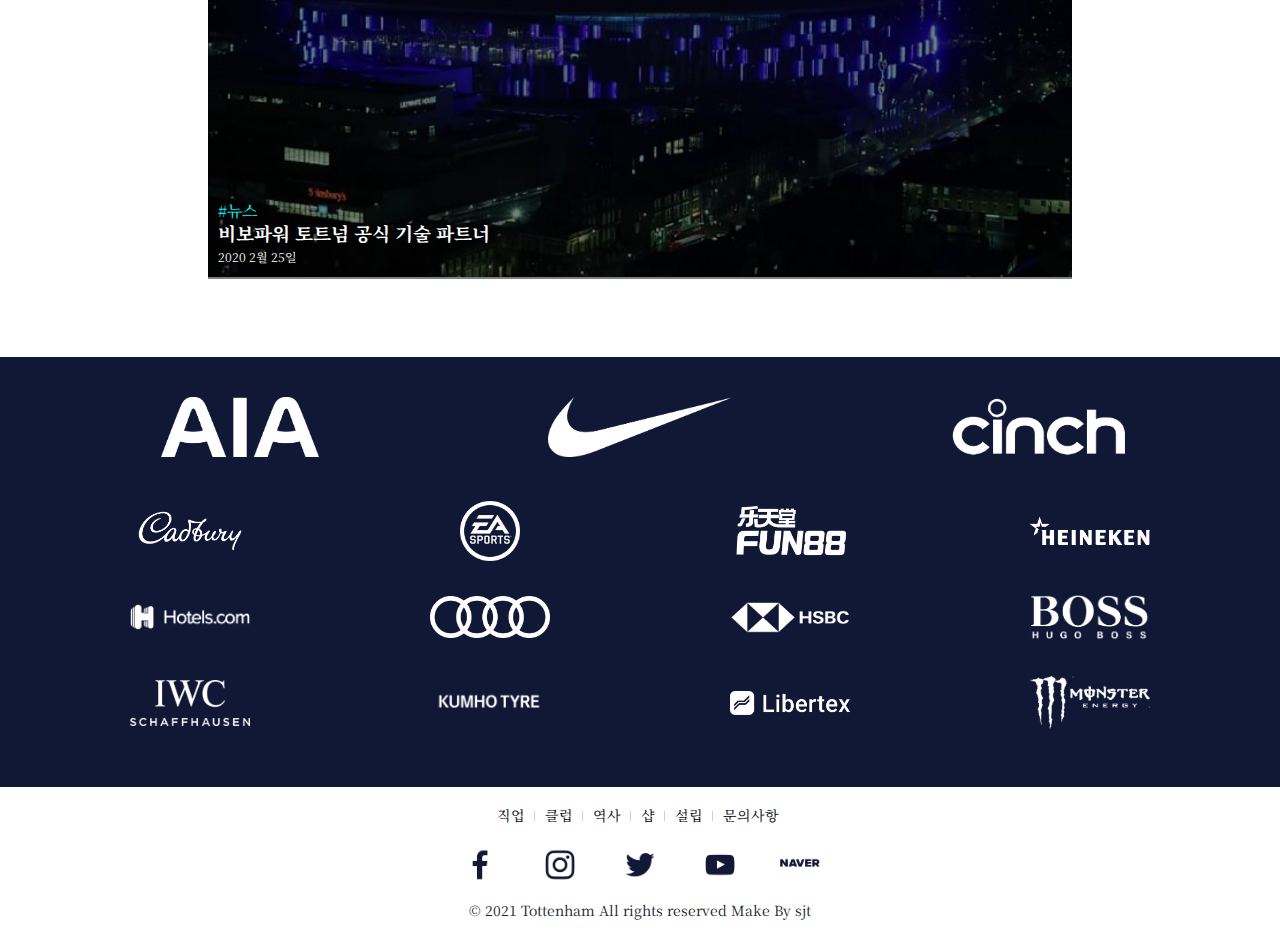
<file: sub/news_article2.html>
<!DOCTYPE html>
<html lang="en">

<head>
    <meta charset="UTF-8">
    <meta name="viewport" content="width=device-width, initial-scale=1.0" />
    <title>토트넘 핫스퍼</title>
    <link rel="icon" href="../img/토트넘파비콘.ico">
    <link rel="stylesheet" href="../css/reset.css">
    <!--fontawesome-->
    <link rel="stylesheet" href="../css/font-awesome.css">
    <!--swiper-->
    <link rel="stylesheet" href="https://unpkg.com/swiper/swiper-bundle.min.css" />
    <link rel="stylesheet" href="../css/common.css">
    <link rel="stylesheet" href="../css/news_article2.css">

    <script src="../js/jquery-3.5.1.min.js"></script>
    <!--swiper js-->
    <script src="https://unpkg.com/swiper/swiper-bundle.min.js"></script>
    <script src="../js/main.js"></script>
</head>

<body>
    <header>
        <div class="header_top">
            <div class="container">
                <div class="header_top_group">
                    <h1 class="logo">
                        <a href="../index.html">
                            <svg version="1.1" id="Layer_1" xmlns="http://www.w3.org/2000/svg" xmlns:xlink="http://www.w3.org/1999/xlink" x="0px" y="0px" viewBox="0 0 63.5 154.7" style="enable-background:new 0 0 63.5 154.7;" xml:space="preserve">
                                <g>
                                    <path style="fill:#ffffff" d="M7.8,116.5c-0.3-0.1-0.9-0.1-1.6,0.6c-1,1.1-1.5,2.5-1.4,4.3c0,0.5,0.1,0.7,0.2,1.1c0.2,0.6,0.8,1.1,1.2,1.1
		c0.5,0.1,1-0.2,1.5-0.8c1.1-1.3,1.6-3.7,1.1-5.2C8.6,117,8.2,116.6,7.8,116.5" />
                                    <path style="fill:#ffffff" d="M31.4,134.1c0.6,1.2,1.5,1.9,2.3,2.1c0.9,0.3,3.5,0.8,5.5,1.1c2.3,0.2,4.1-1,5.1-3.5c-0.8,0-1.6-0.1-2.4-0.2
		c-0.2,0.5-0.4,1-0.6,1.5c-0.2,0.3-0.6,0.5-1,0.3c-0.3-0.2-0.5-0.6-0.3-1c0.2-0.3,0.3-0.6,0.4-1c-0.4-0.1-0.9-0.2-1.3-0.2
		c-0.2,0.6-0.3,1.1-0.5,1.6c-0.2,0.4-0.6,0.5-0.9,0.4c-0.4-0.2-0.5-0.6-0.4-0.9c0.1-0.3,0.3-0.8,0.4-1.3c-0.2,0-0.5-0.1-0.7-0.2
		c-0.2-0.1-0.5-0.1-0.7-0.2c-0.1,0.4-0.3,0.8-0.5,1.3c-0.2,0.4-0.6,0.5-0.9,0.4c-0.4-0.2-0.5-0.6-0.4-0.9c0.2-0.4,0.3-0.7,0.4-1.1
		c-1.2-0.3-2.5-0.6-3.7-1C30.9,132.4,31.1,133.4,31.4,134.1" />
                                    <path style="fill:#ffffff" d="M44.8,132.4c0.3-1.4,0-2.4-0.4-3c-0.4-0.8-1.2-1.3-2-1.5l-0.9-0.2c-0.8-0.2-2.1-0.4-4-0.9
		c-2.5-0.6-4.7,0.5-5.9,3c1.2,0.3,2.4,0.7,3.6,1c0.2-0.9,0.2-1.5,0.2-1.5c0-0.4,0.4-0.7,0.8-0.7c0.4,0,0.7,0.4,0.7,0.7
		c0,0.1,0,0.8-0.3,1.8c0.2,0.1,0.5,0.1,0.7,0.2c0.2,0.1,0.5,0.1,0.7,0.2c0.2-1,0.3-1.8,0.3-1.9c0.1-0.4,0.4-0.7,0.8-0.6
		c0.4,0.1,0.7,0.4,0.6,0.8c0,0.1-0.1,0.9-0.4,1.9c0.5,0.1,0.9,0.2,1.4,0.2c0.2-0.9,0.2-1.5,0.2-1.6c0-0.4,0.4-0.7,0.8-0.7
		c0.4,0,0.7,0.3,0.7,0.7c0,0.1,0,0.8-0.2,1.7C43.2,132.3,44.1,132.3,44.8,132.4" />
                                    <path style="fill:#ffffff" d="M49,123.4c-0.1-2.6-0.6-5-1.5-7.3c-1.1-2.8-4.7-4.8-9.5-5.9c-8.9-2-20.5,1.3-27.9,7.4c0.3,1.1,0.2,2.5-0.2,3.7
		c5.3,2.8,13.1,5.9,20.4,8.1c1.7-3.9,5-4.6,7.6-4c1.8,0.5,3,0.7,3.9,0.9l1,0.2c1.2,0.3,2.3,1.1,2.9,2.2c0.5,0.8,0.9,2,0.6,3.7
		c0.9-0.1,1.3-0.2,1.4-0.3C48.6,129.4,49.1,126.5,49,123.4" />
                                    <path style="fill:#ffffff" d="M39.1,138.7c-2-0.2-4.7-0.7-5.8-1.1c-1.3-0.4-2.5-1.5-3.1-2.9c-0.3-0.6-0.5-1.3-0.5-2.2c0-0.5,0-1.1,0.2-1.8
		c-7.3-2.2-15.1-5.3-20.5-8.1c-0.2,0.3-0.4,0.7-0.7,0.9c-0.4,0.5-0.9,0.8-1.3,1c0.5,4.4,2.1,8.8,4.6,12.5c3.3,5,7.8,8.4,12.6,9.5
		c1.7,0.4,4,0.9,6,0.4c7.5-1.6,13.5-6.7,16.5-13.4c-0.3,0.1-0.7,0.1-1.2,0.1C44.1,138.7,40.6,138.9,39.1,138.7" />
                                    <path style="fill:#ffffff" d="M4.4,118c0.2-0.5,0.5-1,0.9-1.5c0.3-0.3,0.6-0.6,0.9-0.8c0.9-4,2.7-7.6,5.4-10.3c-4,2.8-7.1,6.8-8.7,11.4
		C3.2,117.1,3.8,117.6,4.4,118" />
                                    <path style="fill:#ffffff" d="M4,119.4c-0.6-0.4-1.1-0.8-1.4-1.1c-0.6,2.2-0.9,4.6-0.8,7c0,0.5,0.1,1,0.1,1.5c0.4-1.4,1.1-2.9,2.1-4.5
		C3.7,121.4,3.7,120.4,4,119.4" />
                                    <path style="fill:#ffffff" d="M5.9,124.7c-0.5-0.1-1-0.4-1.3-0.9c-1.8,2.7-2.5,5.1-1.9,7.2c2.7,9,10.8,15.6,20.4,16.5
		C13.9,144.8,7.1,135.3,5.9,124.7" />
                                    <path style="fill:#ffffff" d="M30.1,81c0-17.6-27-17.2-27-39.5c0-13.4,12.1-16.3,12.1-26.9c0-10.1-9.8-10.4-9.8-10.4s2.5-3,9.7-3
		c7.1,0,11,3.7,11,13.4c0,14.5-5.2,21.7,5.9,32.7c0.8,0.8,3.1,3.1,6.1,3.1c4.5,0,0.8-15.1,19.4-20.9c0,0,1.1,1.7,2.1,5.4
		c-1.1,0.5-4.3,2.2-4.1,2.9c0.2,0.8,4.3-0.1,4.8-0.2c0.8,3.5,1.5,8.3,1.5,14.4c-21.7,0-29.9,26.3-25,31.1c0,0-2.4,3.2-4.4,7.1
		c0,0,0.8,0.5,2.8,0.5c2.1,0,6-1.1,7.5-2.6c0.3-0.3,0.7,0,0.4,0.4C37.9,96.1,30,90.6,30,97.7c0,3.8,2.1,4.3,3.3,4.7
		c5.1,1.8,9.3,5.2,12.1,9.7c-1.9-1.6-4.3-2.7-7.2-3.3c-9.1-2-21.1,1.2-28.8,7.5c-0.4-0.5-0.9-0.8-1.4-0.9c-0.1,0-0.1,0-0.2,0
		c1-4.3,3-8,5.7-10.5c0.1-6,5.1-1.7,11.2-7.7C26.7,95.3,30.1,88.9,30.1,81 M17.2,14.6c0,6.4-2.5,7.3-2.5,11.2c0,6,8.1,6.9,8.1,6.9
		c-0.1-2.6,0.2-5.3,0.5-8.2c0.3-2.9,0.7-6.2,0.7-9.9c0-10-4.3-11.4-9-11.4c-0.3,0-0.5,0-0.7,0c0,0,0.1,2,1.7,2
		c0.7,0,0.7-0.3,1.1-0.3c0.4,0,1.8,1.4,1.8,3.5c0,2.5-2.1,2.7-2.1,2.7C17.1,12.1,17.2,13.3,17.2,14.6" />
                                </g>
                            </svg>
                        </a>
                    </h1>
                    <div class="notice">
                        <h2>대한민국의 토트넘 핫스퍼 팬 여러분, 환영합니다!</h2>
                    </div>
                    <div class="login">
                        <a href="login.html">로그인</a>
                    </div>
                </div>
            </div>
        </div>
        <div class="header_bottom">
            <div class="container">
                <div class="header_bottom_group">
                    <nav>
                        <ul>
                            <li><a href="../index.html">홈</a></li>
                            <li>
                                <a href="#">팀소개</a>
                                <ul class="sub">
                                    <li><a href="coach.html">코치</a></li>
                                    <li><a href="team.html">선수들</a></li>
                                </ul>
                            </li>
                            <li>
                                <a href="#">경기</a>
                                <ul class="sub">
                                    <li><a href="result.html">경기결과</a></li>
                                </ul>
                            </li>
                            <li>
                                <a href="#">티켓</a>
                                <ul class="sub">
                                    <li><a href="hometicket.html">홈</a></li>
                                    <li><a href="awayticket.html">원정</a></li>
                                    <li><a href="seasonticket.html">시즌</a></li>
                                </ul>
                            </li>
                            <li>
                                <a href="#">뉴스</a>
                                <ul class="sub">
                                    <li><a href="latest_news.html">팀소식</a></li>
                                </ul>
                            </li>
                            <li>
                                <a href="#">팬존</a>
                                <ul class="sub">
                                    <li><a href="board.html">커뮤니티</a></li>
                                </ul>
                            </li>
                            <li>
                                <a href="video.html">비디오</a>
                            </li>
                        </ul>
                    </nav>
                    <div class="hamburger">
                        <span></span>
                        <span></span>
                        <span></span>
                    </div>
                </div>
            </div>
        </div>
        <div class="modal"></div>
    </header>
    <section id="sub_visual">
        <div class="sub_visual">
            <div class="container">
                <div class="row">
                    <div class="title">
                        <h2>손흥민 100호 클럽 가입!</h2>
                    </div>
                </div>
            </div>
        </div>
    </section>
    <section id="news_article">
        <div class="container">
            <div class="row">
                <div class="news_article">
                    <p>
                        <span>2020~21시즌 프리미어리그 리즈 유나이티드전에서 전반 43분 추가골을 넣었다. 해리 케인의 침투패스를 오른발로 마무리했다. 2015년 토트넘 이적 후 공식전 100번째 골이다.</span>
                        <span>
                            토트넘 역사상 18번째 100골을 넣은 선수가 됐고, 영국과 아일랜드 국적이 아닌 선수로는 처음이다. 손흥민은 리그 12호골로 득점 단독 2위로 올라섰다. 손흥민은 도움 1개를 보태 3-0 완승을 이끌었다.
                        </span>
                        <span>
                            토트넘 구단 인스타그램은 손흥민의 골 세리머니를 사진들을 모아 편집해 올리며 100골 달성을 축하했다. 토트넘에서 122골을 기록한 로비 킨(아일랜드)은 ‘손흥민, 100호골 클럽 가입을 환영한다’는 댓글과 함께 박수 이모티콘을 남겼다.
                        </span>
                        <span>
                            토트넘에서도 뛰었던 게리 리네커는 자신의 트위터에 ‘손흥민의 토트넘 100골을 축하한다. 이 나라 축구에 얼마나 멋지게 기여하고 있는가. 필드 위 전율을 일으키고 즐겁다’고 칭찬했다. 프리미어리그 홈페이지를 통해 진행된 팬투표에서 62.4% 지지로 ‘킹 오브 더 매치’에도 선정됐다.</span>
                        <span>
                            손흥민은 “나 혼자한 게 아니며, 주변 도움으로 100호골을 달성했다. 새해 최고의 시작을 한 것 같다”고 말했다. 손흥민-케인은 1994~95시즌 블랙번 로버스에서 13골을 합작한 앨런 시어러-크리스 서턴과 단일시즌 최다골 타이기록을 세웠다. 손흥민은 “내가 케인 골을 어시스트하지 못했지만, 케인은 내가 그 곳에 있다는걸 알았다. 우리는 때로는 텔레파시에 대해 이야기한다”고 말했다.
                        </span>
                    </p>
                </div>
                <h2>토트넘의 더많은 소식들</h2>
                <div class="various_news_article">
                    <div class="article_box">
                        <div class="article_img">
                            <img src="../img/%EB%AA%A8%EC%9A%B0%EB%9D%BC%EC%9B%A8%EC%8A%A4%ED%8A%B8%ED%96%84.jpg" alt="모우라웨스트햄전">
                        </div>
                        <div class="article_txt">
                            <span class="article_tag">#뉴스</span>
                            <h3>루카스 모우라 더많은골 필요!</h3>
                            <span class="article_day">2020 2월 23일</span>
                        </div>
                    </div>
                    <div class="article_box">
                        <div class="article_img">
                            <img src="../img/오리에부상.jpg" alt="오리에부상">
                        </div>
                        <div class="article_txt">
                            <span class="article_tag">#뉴스</span>
                            <h3>오리에의 부상복귀시점?</h3>
                            <span class="article_day">2020 2월 25일</span>
                        </div>
                    </div>
                    <div class="article_box big">
                        <div class="article_img">
                            <img src="../img/%EB%B9%84%EB%B3%B4%ED%8C%8C%EC%9B%8C.jpg" alt="협력사">
                        </div>
                        <div class="article_txt">
                            <span class="article_tag">#뉴스</span>
                            <h3>비보파워 토트넘 공식 기술 파트너</h3>
                            <span class="article_day">2020 2월 25일</span>
                        </div>
                    </div>
                </div>
            </div>
        </div>
    </section>
    <footer>
        <div class="footer_top">
            <div class="container">
                <ul class="main_spon">
                    <li><a href="#"><img src="../img/aia-logo.png" alt="aia"></a></li>
                    <li><a href="#"><img src="../img/nike.png" alt="나이키"></a></li>
                    <li><a href="#"><img src="../img/cinch.png" alt="신치"></a></li>
                </ul>
                <ul class="sub_spon">
                    <li><a href="#"><img src="../img/Cadbury.png" alt="로고"></a></li>
                    <li><a href="#"><img src="../img/easports.png" alt="로고"></a></li>
                    <li><a href="#"><img src="../img/fun.png" alt="로고"></a></li>
                    <li><a href="#"><img src="../img/heineken.png" alt="로고"></a></li>
                    <li><a href="#"><img src="../img/hotels.png" alt="로고"></a></li>
                    <li><a href="#"><img src="../img/audi.png" alt="로고"></a></li>
                    <li><a href="#"><img src="../img/HSBC-logo.png" alt="로고"></a></li>
                    <li><a href="#"><img src="../img/hugo-boss.png" alt="로고"></a></li>
                    <li><a href="#"><img src="../img/iwc.png" alt="로고"></a></li>
                    <li><a href="#"><img src="../img/kumho.png" alt="로고"></a></li>
                    <li><a href="#"><img src="../img/libertex.png" alt="로고"></a></li>
                    <li><a href="#"><img src="../img/monster-energy.png" alt="로고"></a></li>
                </ul>
            </div>
        </div>
        <div class="footer_bottom">
            <div class="container">
                <div class="row">
                    <ul class="policy">
                        <li><a href="#">직업</a></li>
                        <li><a href="#">클럽</a></li>
                        <li><a href="#">역사</a></li>
                        <li><a href="#">샵</a></li>
                        <li><a href="#">설립</a></li>
                        <li><a href="#">문의사항</a></li>
                    </ul>
                    <ul class="club_sns">
                        <li><a href="#"><img src="../img/facebook.png" alt="페이스북"></a></li>
                        <li><a href="#"><img src="../img/instagram.png" alt="인스타그램"></a></li>
                        <li><a href="#"><img src="../img/twitter.png" alt="트위터"></a></li>
                        <li><a href="#"><img src="../img/youtube.png" alt="유투브"></a></li>
                        <li><a href="#"><img src="../img/naver.png" alt="네이버"></a></li>
                    </ul>
                    <p>© 2021 Tottenham All rights reserved Make By sjt</p>
                </div>
            </div>
        </div>
    </footer>
</body>

</html>
</file>
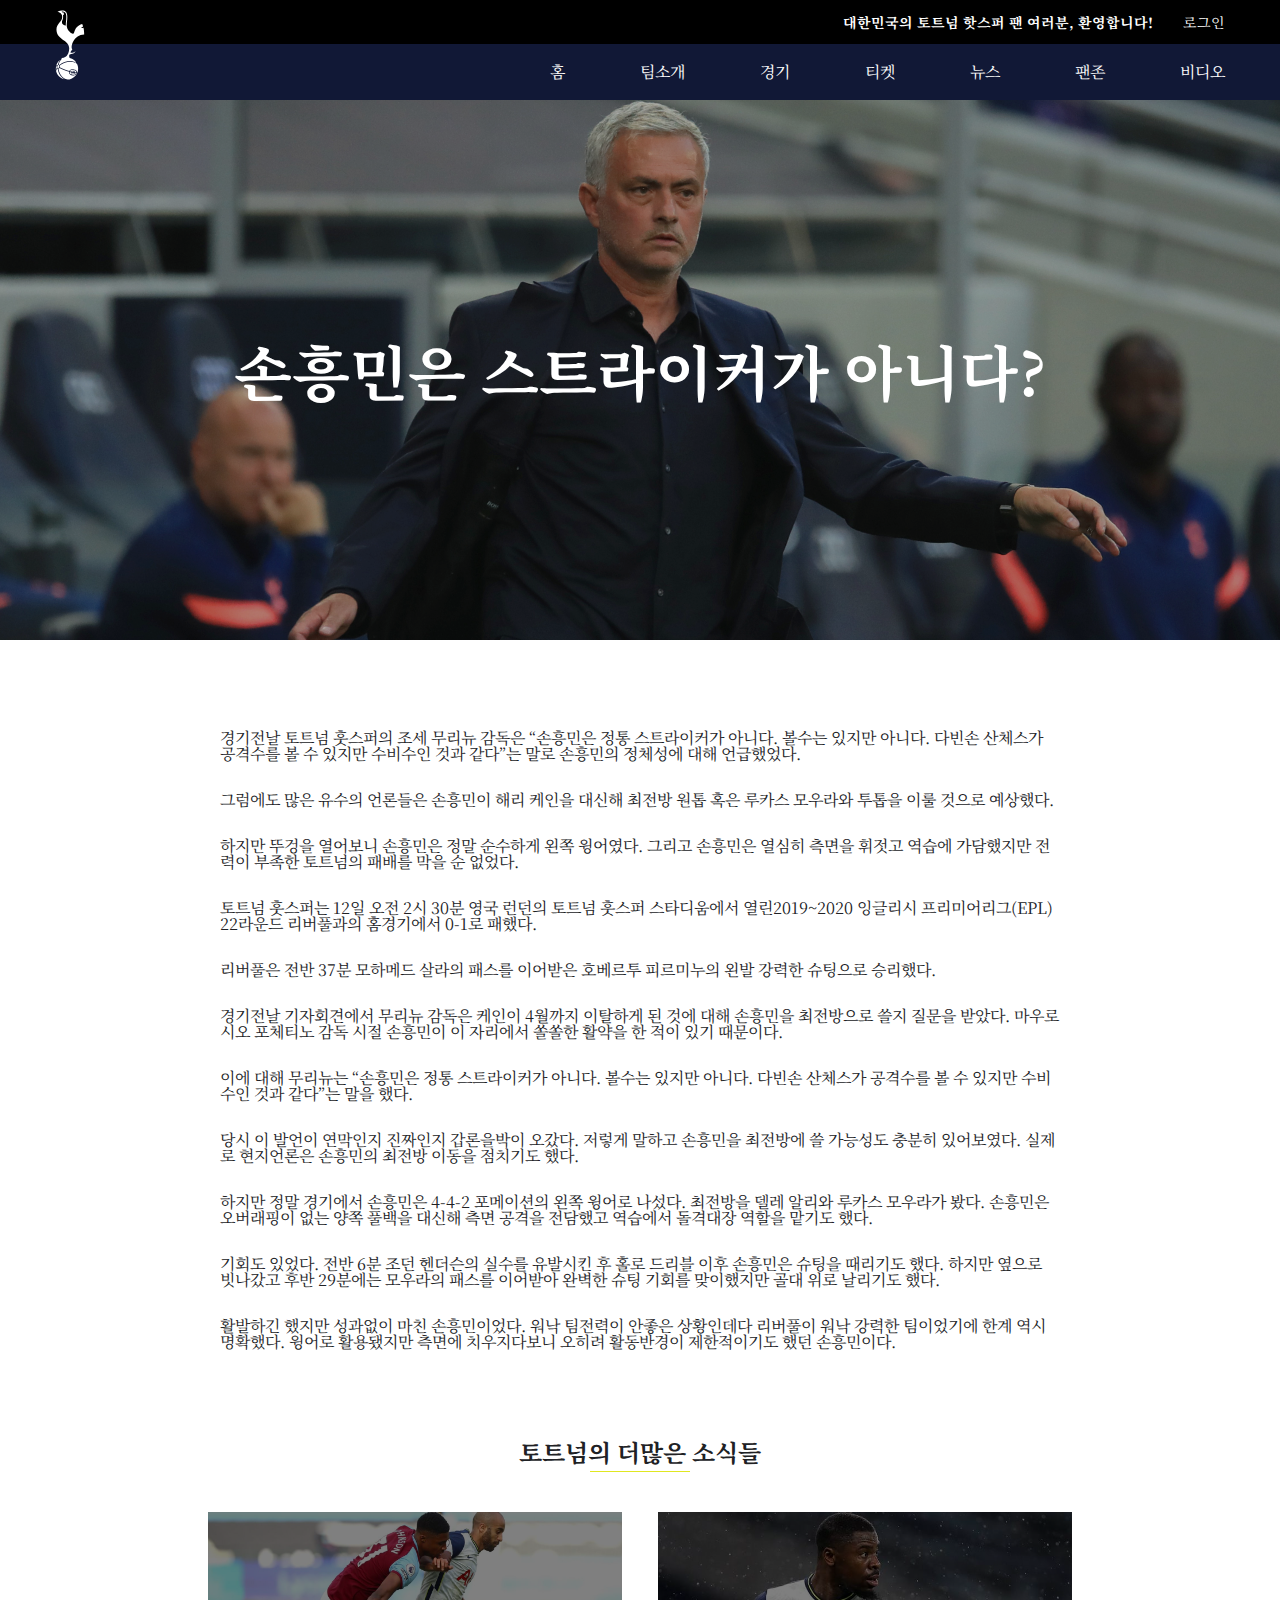
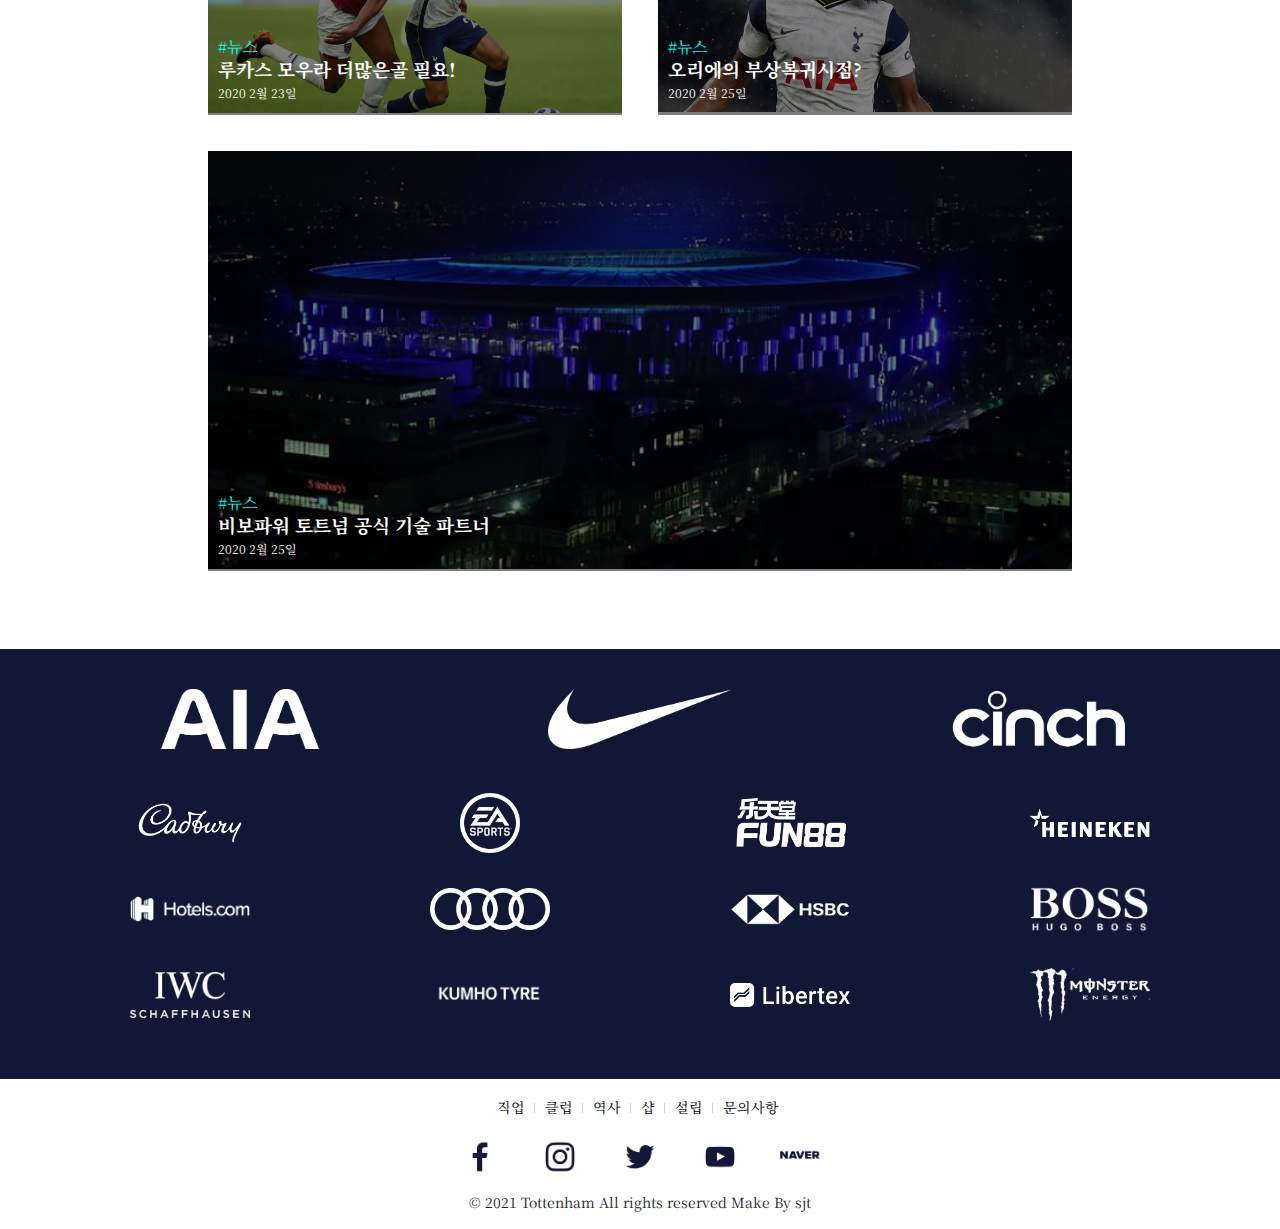
<file: sub/news_article3.html>
<!DOCTYPE html>
<html lang="en">

<head>
    <meta charset="UTF-8">
    <meta name="viewport" content="width=device-width, initial-scale=1.0" />
    <title>토트넘 핫스퍼</title>
    <link rel="icon" href="../img/토트넘파비콘.ico">
    <link rel="stylesheet" href="../css/reset.css">
    <!--fontawesome-->
    <link rel="stylesheet" href="../css/font-awesome.css">
    <!--swiper-->
    <link rel="stylesheet" href="https://unpkg.com/swiper/swiper-bundle.min.css" />
    <link rel="stylesheet" href="../css/common.css">
    <link rel="stylesheet" href="../css/news_article3.css">

    <script src="../js/jquery-3.5.1.min.js"></script>
    <!--swiper js-->
    <script src="https://unpkg.com/swiper/swiper-bundle.min.js"></script>
    <script src="../js/main.js"></script>
</head>

<body>
    <header>
        <div class="header_top">
            <div class="container">
                <div class="header_top_group">
                    <h1 class="logo">
                        <a href="../index.html">
                            <svg version="1.1" id="Layer_1" xmlns="http://www.w3.org/2000/svg" xmlns:xlink="http://www.w3.org/1999/xlink" x="0px" y="0px" viewBox="0 0 63.5 154.7" style="enable-background:new 0 0 63.5 154.7;" xml:space="preserve">
                                <g>
                                    <path style="fill:#ffffff" d="M7.8,116.5c-0.3-0.1-0.9-0.1-1.6,0.6c-1,1.1-1.5,2.5-1.4,4.3c0,0.5,0.1,0.7,0.2,1.1c0.2,0.6,0.8,1.1,1.2,1.1
		c0.5,0.1,1-0.2,1.5-0.8c1.1-1.3,1.6-3.7,1.1-5.2C8.6,117,8.2,116.6,7.8,116.5" />
                                    <path style="fill:#ffffff" d="M31.4,134.1c0.6,1.2,1.5,1.9,2.3,2.1c0.9,0.3,3.5,0.8,5.5,1.1c2.3,0.2,4.1-1,5.1-3.5c-0.8,0-1.6-0.1-2.4-0.2
		c-0.2,0.5-0.4,1-0.6,1.5c-0.2,0.3-0.6,0.5-1,0.3c-0.3-0.2-0.5-0.6-0.3-1c0.2-0.3,0.3-0.6,0.4-1c-0.4-0.1-0.9-0.2-1.3-0.2
		c-0.2,0.6-0.3,1.1-0.5,1.6c-0.2,0.4-0.6,0.5-0.9,0.4c-0.4-0.2-0.5-0.6-0.4-0.9c0.1-0.3,0.3-0.8,0.4-1.3c-0.2,0-0.5-0.1-0.7-0.2
		c-0.2-0.1-0.5-0.1-0.7-0.2c-0.1,0.4-0.3,0.8-0.5,1.3c-0.2,0.4-0.6,0.5-0.9,0.4c-0.4-0.2-0.5-0.6-0.4-0.9c0.2-0.4,0.3-0.7,0.4-1.1
		c-1.2-0.3-2.5-0.6-3.7-1C30.9,132.4,31.1,133.4,31.4,134.1" />
                                    <path style="fill:#ffffff" d="M44.8,132.4c0.3-1.4,0-2.4-0.4-3c-0.4-0.8-1.2-1.3-2-1.5l-0.9-0.2c-0.8-0.2-2.1-0.4-4-0.9
		c-2.5-0.6-4.7,0.5-5.9,3c1.2,0.3,2.4,0.7,3.6,1c0.2-0.9,0.2-1.5,0.2-1.5c0-0.4,0.4-0.7,0.8-0.7c0.4,0,0.7,0.4,0.7,0.7
		c0,0.1,0,0.8-0.3,1.8c0.2,0.1,0.5,0.1,0.7,0.2c0.2,0.1,0.5,0.1,0.7,0.2c0.2-1,0.3-1.8,0.3-1.9c0.1-0.4,0.4-0.7,0.8-0.6
		c0.4,0.1,0.7,0.4,0.6,0.8c0,0.1-0.1,0.9-0.4,1.9c0.5,0.1,0.9,0.2,1.4,0.2c0.2-0.9,0.2-1.5,0.2-1.6c0-0.4,0.4-0.7,0.8-0.7
		c0.4,0,0.7,0.3,0.7,0.7c0,0.1,0,0.8-0.2,1.7C43.2,132.3,44.1,132.3,44.8,132.4" />
                                    <path style="fill:#ffffff" d="M49,123.4c-0.1-2.6-0.6-5-1.5-7.3c-1.1-2.8-4.7-4.8-9.5-5.9c-8.9-2-20.5,1.3-27.9,7.4c0.3,1.1,0.2,2.5-0.2,3.7
		c5.3,2.8,13.1,5.9,20.4,8.1c1.7-3.9,5-4.6,7.6-4c1.8,0.5,3,0.7,3.9,0.9l1,0.2c1.2,0.3,2.3,1.1,2.9,2.2c0.5,0.8,0.9,2,0.6,3.7
		c0.9-0.1,1.3-0.2,1.4-0.3C48.6,129.4,49.1,126.5,49,123.4" />
                                    <path style="fill:#ffffff" d="M39.1,138.7c-2-0.2-4.7-0.7-5.8-1.1c-1.3-0.4-2.5-1.5-3.1-2.9c-0.3-0.6-0.5-1.3-0.5-2.2c0-0.5,0-1.1,0.2-1.8
		c-7.3-2.2-15.1-5.3-20.5-8.1c-0.2,0.3-0.4,0.7-0.7,0.9c-0.4,0.5-0.9,0.8-1.3,1c0.5,4.4,2.1,8.8,4.6,12.5c3.3,5,7.8,8.4,12.6,9.5
		c1.7,0.4,4,0.9,6,0.4c7.5-1.6,13.5-6.7,16.5-13.4c-0.3,0.1-0.7,0.1-1.2,0.1C44.1,138.7,40.6,138.9,39.1,138.7" />
                                    <path style="fill:#ffffff" d="M4.4,118c0.2-0.5,0.5-1,0.9-1.5c0.3-0.3,0.6-0.6,0.9-0.8c0.9-4,2.7-7.6,5.4-10.3c-4,2.8-7.1,6.8-8.7,11.4
		C3.2,117.1,3.8,117.6,4.4,118" />
                                    <path style="fill:#ffffff" d="M4,119.4c-0.6-0.4-1.1-0.8-1.4-1.1c-0.6,2.2-0.9,4.6-0.8,7c0,0.5,0.1,1,0.1,1.5c0.4-1.4,1.1-2.9,2.1-4.5
		C3.7,121.4,3.7,120.4,4,119.4" />
                                    <path style="fill:#ffffff" d="M5.9,124.7c-0.5-0.1-1-0.4-1.3-0.9c-1.8,2.7-2.5,5.1-1.9,7.2c2.7,9,10.8,15.6,20.4,16.5
		C13.9,144.8,7.1,135.3,5.9,124.7" />
                                    <path style="fill:#ffffff" d="M30.1,81c0-17.6-27-17.2-27-39.5c0-13.4,12.1-16.3,12.1-26.9c0-10.1-9.8-10.4-9.8-10.4s2.5-3,9.7-3
		c7.1,0,11,3.7,11,13.4c0,14.5-5.2,21.7,5.9,32.7c0.8,0.8,3.1,3.1,6.1,3.1c4.5,0,0.8-15.1,19.4-20.9c0,0,1.1,1.7,2.1,5.4
		c-1.1,0.5-4.3,2.2-4.1,2.9c0.2,0.8,4.3-0.1,4.8-0.2c0.8,3.5,1.5,8.3,1.5,14.4c-21.7,0-29.9,26.3-25,31.1c0,0-2.4,3.2-4.4,7.1
		c0,0,0.8,0.5,2.8,0.5c2.1,0,6-1.1,7.5-2.6c0.3-0.3,0.7,0,0.4,0.4C37.9,96.1,30,90.6,30,97.7c0,3.8,2.1,4.3,3.3,4.7
		c5.1,1.8,9.3,5.2,12.1,9.7c-1.9-1.6-4.3-2.7-7.2-3.3c-9.1-2-21.1,1.2-28.8,7.5c-0.4-0.5-0.9-0.8-1.4-0.9c-0.1,0-0.1,0-0.2,0
		c1-4.3,3-8,5.7-10.5c0.1-6,5.1-1.7,11.2-7.7C26.7,95.3,30.1,88.9,30.1,81 M17.2,14.6c0,6.4-2.5,7.3-2.5,11.2c0,6,8.1,6.9,8.1,6.9
		c-0.1-2.6,0.2-5.3,0.5-8.2c0.3-2.9,0.7-6.2,0.7-9.9c0-10-4.3-11.4-9-11.4c-0.3,0-0.5,0-0.7,0c0,0,0.1,2,1.7,2
		c0.7,0,0.7-0.3,1.1-0.3c0.4,0,1.8,1.4,1.8,3.5c0,2.5-2.1,2.7-2.1,2.7C17.1,12.1,17.2,13.3,17.2,14.6" />
                                </g>
                            </svg>
                        </a>
                    </h1>
                    <div class="notice">
                        <h2>대한민국의 토트넘 핫스퍼 팬 여러분, 환영합니다!</h2>
                    </div>
                    <div class="login">
                        <a href="login.html">로그인</a>
                    </div>
                </div>
            </div>
        </div>
        <div class="header_bottom">
            <div class="container">
                <div class="header_bottom_group">
                    <nav>
                        <ul>
                            <li><a href="../index.html">홈</a></li>
                            <li>
                                <a href="#">팀소개</a>
                                <ul class="sub">
                                    <li><a href="coach.html">코치</a></li>
                                    <li><a href="team.html">선수들</a></li>
                                </ul>
                            </li>
                            <li>
                                <a href="#">경기</a>
                                <ul class="sub">
                                    <li><a href="result.html">경기결과</a></li>
                                </ul>
                            </li>
                            <li>
                                <a href="#">티켓</a>
                                <ul class="sub">
                                    <li><a href="hometicket.html">홈</a></li>
                                    <li><a href="awayticket.html">원정</a></li>
                                    <li><a href="seasonticket.html">시즌</a></li>
                                </ul>
                            </li>
                            <li>
                                <a href="#">뉴스</a>
                                <ul class="sub">
                                    <li><a href="latest_news.html">팀소식</a></li>
                                </ul>
                            </li>
                            <li>
                                <a href="#">팬존</a>
                                <ul class="sub">
                                    <li><a href="board.html">커뮤니티</a></li>
                                </ul>
                            </li>
                            <li>
                                <a href="video.html">비디오</a>
                            </li>
                        </ul>
                    </nav>
                    <div class="hamburger">
                        <span></span>
                        <span></span>
                        <span></span>
                    </div>
                </div>
            </div>
        </div>
        <div class="modal"></div>
    </header>
    <section id="sub_visual">
        <div class="sub_visual">
            <div class="container">
                <div class="row">
                    <div class="title">
                        <h2>손흥민은 스트라이커가 아니다?</h2>
                    </div>
                </div>
            </div>
        </div>
    </section>
    <section id="news_article">
        <div class="container">
            <div class="row">
                <div class="news_article">
                    <p>
                       <span>경기전날 토트넘 훗스퍼의 조세 무리뉴 감독은 “손흥민은 정통 스트라이커가 아니다. 볼수는 있지만 아니다. 다빈손 산체스가 공격수를 볼 수 있지만 수비수인 것과 같다”는 말로 손흥민의 정체성에 대해 언급했었다.</span>
                       <span>그럼에도 많은 유수의 언론들은 손흥민이 해리 케인을 대신해 최전방 원톱 혹은 루카스 모우라와 투톱을 이룰 것으로 예상했다.</span>
                       <span>하지만 뚜겅을 열어보니 손흥민은 정말 순수하게 왼쪽 윙어였다. 그리고 손흥민은 열심히 측면을 휘젓고 역습에 가담했지만 전력이 부족한 토트넘의 패배를 막을 순 없었다.</span>
                       <span>토트넘 훗스퍼는 12일 오전 2시 30분 영국 런던의 토트넘 훗스퍼 스타디움에서 열린2019~2020 잉글리시 프리미어리그(EPL) 22라운드 리버풀과의 홈경기에서 0-1로 패했다.</span>
                       <span>리버풀은 전반 37분 모하메드 살라의 패스를 이어받은 호베르투 피르미누의 왼발 강력한 슈팅으로 승리했다.</span>
                       <span>경기전날 기자회견에서 무리뉴 감독은 케인이 4월까지 이탈하게 된 것에 대해 손흥민을 최전방으로 쓸지 질문을 받았다. 마우로시오 포체티노 감독 시절 손흥민이 이 자리에서 쏠쏠한 활약을 한 적이 있기 때문이다.</span>
                       <span>이에 대해 무리뉴는 “손흥민은 정통 스트라이커가 아니다. 볼수는 있지만 아니다. 다빈손 산체스가 공격수를 볼 수 있지만 수비수인 것과 같다”는 말을 했다.</span>
                       <span>당시 이 발언이 연막인지 진짜인지 갑론을박이 오갔다. 저렇게 말하고 손흥민을 최전방에 쓸 가능성도 충분히 있어보였다. 실제로 현지언론은 손흥민의 최전방 이동을 점치기도 했다.</span>
                       <span>하지만 정말 경기에서 손흥민은 4-4-2 포메이션의 왼쪽 윙어로 나섰다. 최전방을 델레 알리와 루카스 모우라가 봤다. 손흥민은 오버래핑이 없는 양쪽 풀백을 대신해 측면 공격을 전담했고 역습에서 돌격대장 역할을 맡기도 했다.</span>
                       <span>기회도 있었다. 전반 6분 조던 헨더슨의 실수를 유발시킨 후 홀로 드리블 이후 손흥민은 슈팅을 때리기도 했다. 하지만 옆으로 빗나갔고 후반 29분에는 모우라의 패스를 이어받아 완벽한 슈팅 기회를 맞이했지만 골대 위로 날리기도 했다.</span>
                       <span>활발하긴 했지만 성과없이 마친 손흥민이었다. 워낙 팀전력이 안좋은 상황인데다 리버풀이 워낙 강력한 팀이었기에 한계 역시 명확했다. 윙어로 활용됐지만 측면에 치우지다보니 오히려 활동반경이 제한적이기도 했던 손흥민이다.</span>
                    </p>
                </div>
                <h2>토트넘의 더많은 소식들</h2>
                <div class="various_news_article">
                    <div class="article_box">
                        <div class="article_img">
                            <img src="../img/%EB%AA%A8%EC%9A%B0%EB%9D%BC%EC%9B%A8%EC%8A%A4%ED%8A%B8%ED%96%84.jpg" alt="모우라웨스트햄전">
                        </div>
                        <div class="article_txt">
                            <span class="article_tag">#뉴스</span>
                            <h3>루카스 모우라 더많은골 필요!</h3>
                            <span class="article_day">2020 2월 23일</span>
                        </div>
                    </div>
                    <div class="article_box">
                        <div class="article_img">
                            <img src="../img/오리에부상.jpg" alt="오리에부상">
                        </div>
                        <div class="article_txt">
                            <span class="article_tag">#뉴스</span>
                            <h3>오리에의 부상복귀시점?</h3>
                            <span class="article_day">2020 2월 25일</span>
                        </div>
                    </div>
                    <div class="article_box big">
                        <div class="article_img">
                            <img src="../img/%EB%B9%84%EB%B3%B4%ED%8C%8C%EC%9B%8C.jpg" alt="협력사">
                        </div>
                        <div class="article_txt">
                            <span class="article_tag">#뉴스</span>
                            <h3>비보파워 토트넘 공식 기술 파트너</h3>
                            <span class="article_day">2020 2월 25일</span>
                        </div>
                    </div>
                </div>
            </div>
        </div>
    </section>
    <footer>
        <div class="footer_top">
            <div class="container">
                <ul class="main_spon">
                    <li><a href="#"><img src="../img/aia-logo.png" alt="aia"></a></li>
                    <li><a href="#"><img src="../img/nike.png" alt="나이키"></a></li>
                    <li><a href="#"><img src="../img/cinch.png" alt="신치"></a></li>
                </ul>
                <ul class="sub_spon">
                    <li><a href="#"><img src="../img/Cadbury.png" alt="로고"></a></li>
                    <li><a href="#"><img src="../img/easports.png" alt="로고"></a></li>
                    <li><a href="#"><img src="../img/fun.png" alt="로고"></a></li>
                    <li><a href="#"><img src="../img/heineken.png" alt="로고"></a></li>
                    <li><a href="#"><img src="../img/hotels.png" alt="로고"></a></li>
                    <li><a href="#"><img src="../img/audi.png" alt="로고"></a></li>
                    <li><a href="#"><img src="../img/HSBC-logo.png" alt="로고"></a></li>
                    <li><a href="#"><img src="../img/hugo-boss.png" alt="로고"></a></li>
                    <li><a href="#"><img src="../img/iwc.png" alt="로고"></a></li>
                    <li><a href="#"><img src="../img/kumho.png" alt="로고"></a></li>
                    <li><a href="#"><img src="../img/libertex.png" alt="로고"></a></li>
                    <li><a href="#"><img src="../img/monster-energy.png" alt="로고"></a></li>
                </ul>
            </div>
        </div>
        <div class="footer_bottom">
            <div class="container">
                <div class="row">
                    <ul class="policy">
                        <li><a href="#">직업</a></li>
                        <li><a href="#">클럽</a></li>
                        <li><a href="#">역사</a></li>
                        <li><a href="#">샵</a></li>
                        <li><a href="#">설립</a></li>
                        <li><a href="#">문의사항</a></li>
                    </ul>
                    <ul class="club_sns">
                        <li><a href="#"><img src="../img/facebook.png" alt="페이스북"></a></li>
                        <li><a href="#"><img src="../img/instagram.png" alt="인스타그램"></a></li>
                        <li><a href="#"><img src="../img/twitter.png" alt="트위터"></a></li>
                        <li><a href="#"><img src="../img/youtube.png" alt="유투브"></a></li>
                        <li><a href="#"><img src="../img/naver.png" alt="네이버"></a></li>
                    </ul>
                    <p>© 2021 Tottenham All rights reserved Make By sjt</p>
                </div>
            </div>
        </div>
    </footer>
</body>

</html>
</file>
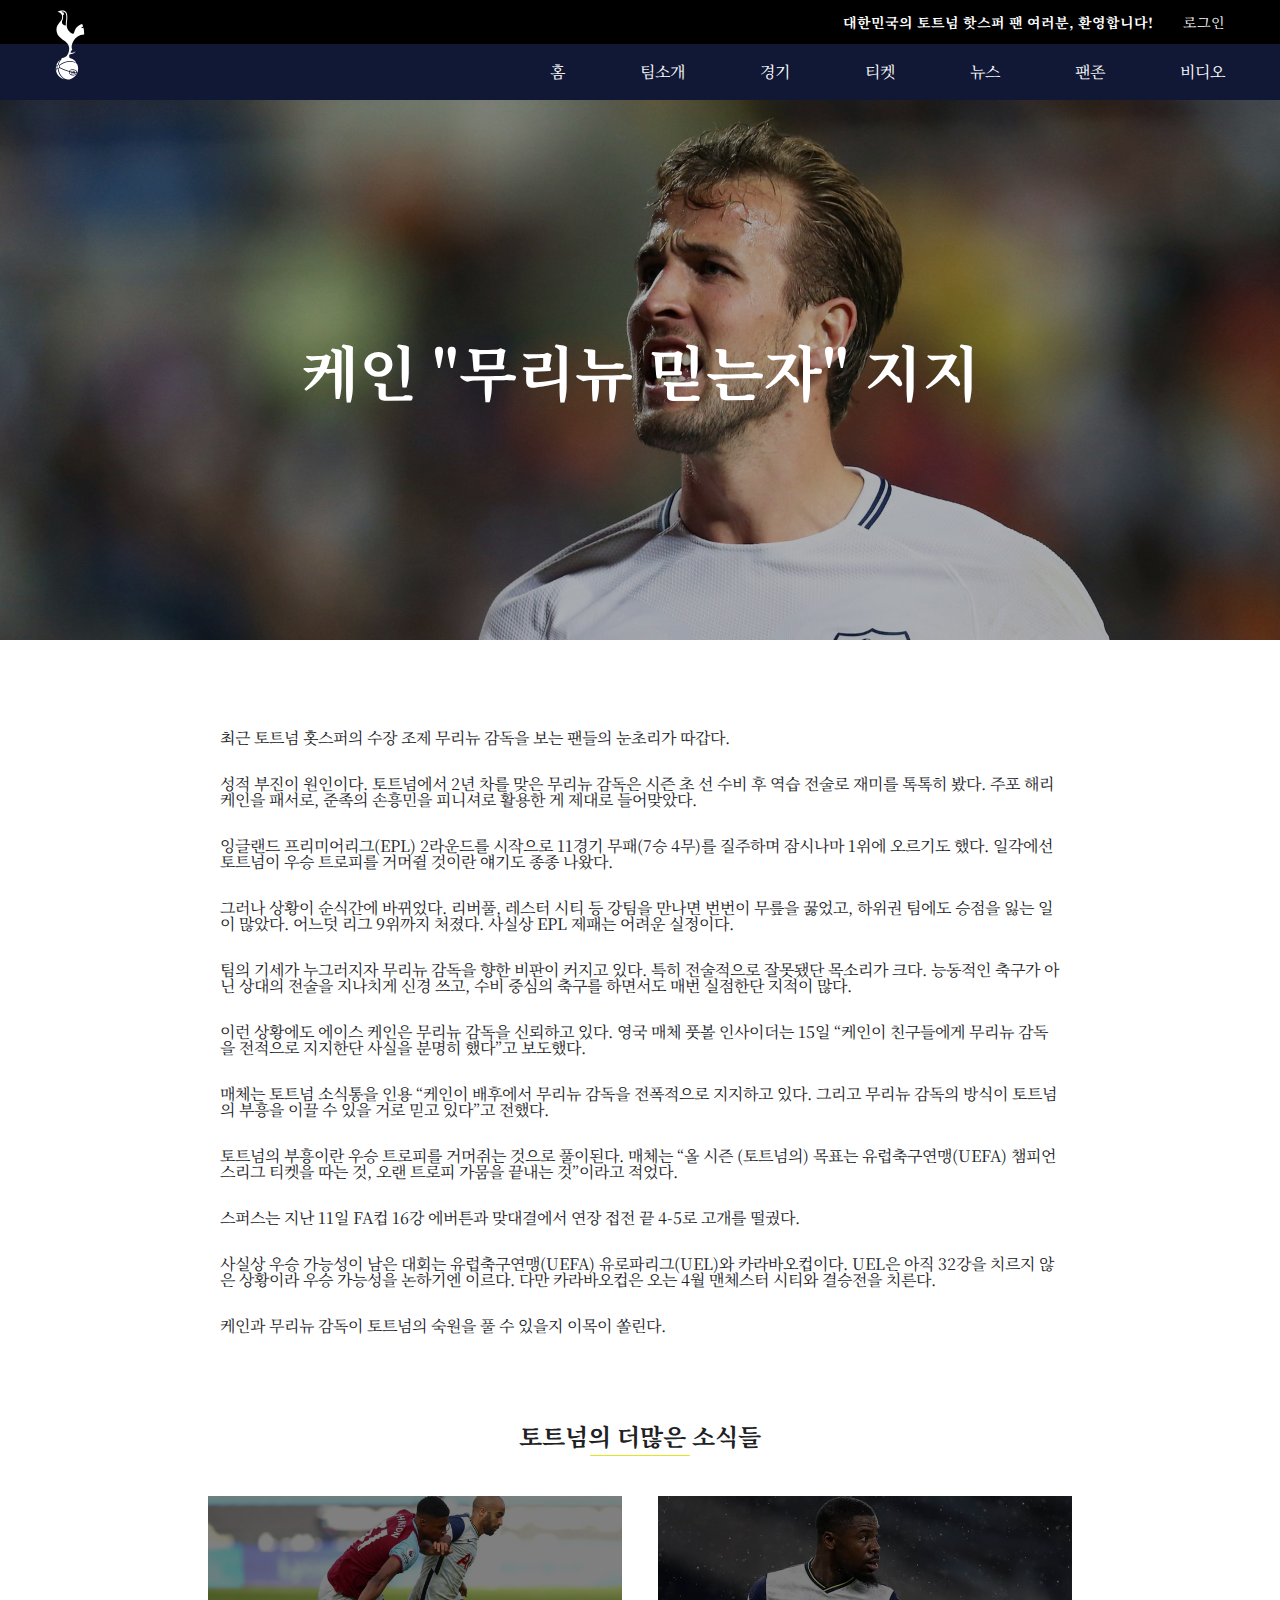
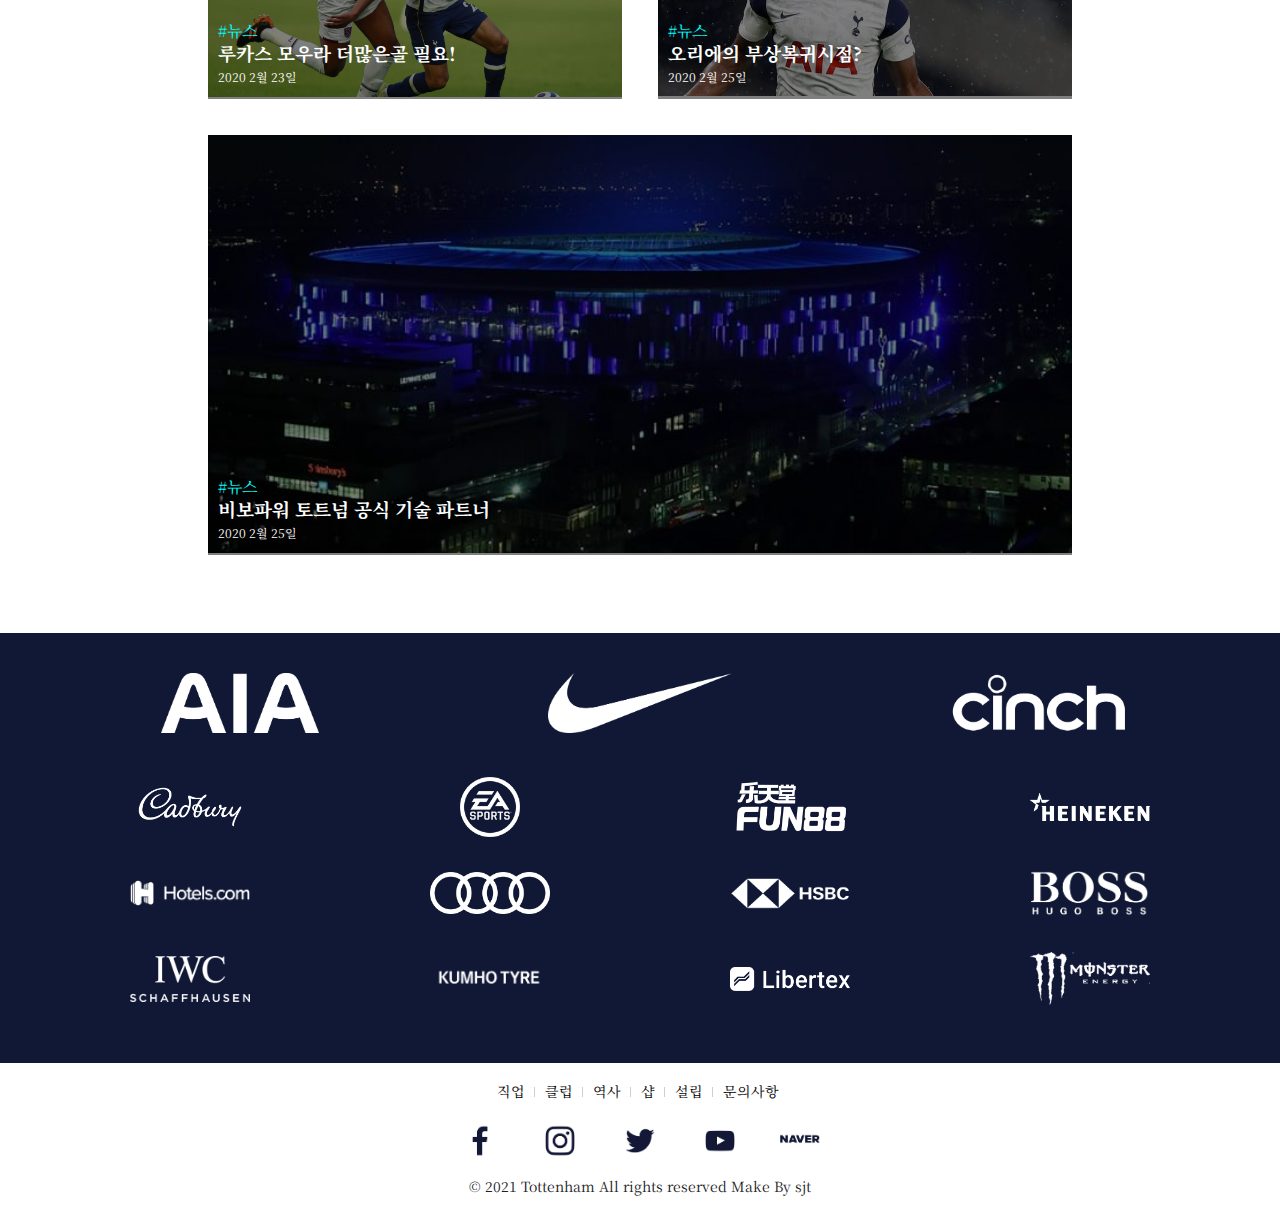
<file: sub/news_article4.html>
<!DOCTYPE html>
<html lang="en">

<head>
    <meta charset="UTF-8">
    <meta name="viewport" content="width=device-width, initial-scale=1.0" />
    <title>토트넘 핫스퍼</title>
    <link rel="icon" href="../img/토트넘파비콘.ico">
    <link rel="stylesheet" href="../css/reset.css">
    <!--fontawesome-->
    <link rel="stylesheet" href="../css/font-awesome.css">
    <!--swiper-->
    <link rel="stylesheet" href="https://unpkg.com/swiper/swiper-bundle.min.css" />
    <link rel="stylesheet" href="../css/common.css">
    <link rel="stylesheet" href="../css/news_article4.css">

    <script src="../js/jquery-3.5.1.min.js"></script>
    <!--swiper js-->
    <script src="https://unpkg.com/swiper/swiper-bundle.min.js"></script>
    <script src="../js/main.js"></script>
</head>

<body>
    <header>
        <div class="header_top">
            <div class="container">
                <div class="header_top_group">
                    <h1 class="logo">
                        <a href="../index.html">
                            <svg version="1.1" id="Layer_1" xmlns="http://www.w3.org/2000/svg" xmlns:xlink="http://www.w3.org/1999/xlink" x="0px" y="0px" viewBox="0 0 63.5 154.7" style="enable-background:new 0 0 63.5 154.7;" xml:space="preserve">
                                <g>
                                    <path style="fill:#ffffff" d="M7.8,116.5c-0.3-0.1-0.9-0.1-1.6,0.6c-1,1.1-1.5,2.5-1.4,4.3c0,0.5,0.1,0.7,0.2,1.1c0.2,0.6,0.8,1.1,1.2,1.1
		c0.5,0.1,1-0.2,1.5-0.8c1.1-1.3,1.6-3.7,1.1-5.2C8.6,117,8.2,116.6,7.8,116.5" />
                                    <path style="fill:#ffffff" d="M31.4,134.1c0.6,1.2,1.5,1.9,2.3,2.1c0.9,0.3,3.5,0.8,5.5,1.1c2.3,0.2,4.1-1,5.1-3.5c-0.8,0-1.6-0.1-2.4-0.2
		c-0.2,0.5-0.4,1-0.6,1.5c-0.2,0.3-0.6,0.5-1,0.3c-0.3-0.2-0.5-0.6-0.3-1c0.2-0.3,0.3-0.6,0.4-1c-0.4-0.1-0.9-0.2-1.3-0.2
		c-0.2,0.6-0.3,1.1-0.5,1.6c-0.2,0.4-0.6,0.5-0.9,0.4c-0.4-0.2-0.5-0.6-0.4-0.9c0.1-0.3,0.3-0.8,0.4-1.3c-0.2,0-0.5-0.1-0.7-0.2
		c-0.2-0.1-0.5-0.1-0.7-0.2c-0.1,0.4-0.3,0.8-0.5,1.3c-0.2,0.4-0.6,0.5-0.9,0.4c-0.4-0.2-0.5-0.6-0.4-0.9c0.2-0.4,0.3-0.7,0.4-1.1
		c-1.2-0.3-2.5-0.6-3.7-1C30.9,132.4,31.1,133.4,31.4,134.1" />
                                    <path style="fill:#ffffff" d="M44.8,132.4c0.3-1.4,0-2.4-0.4-3c-0.4-0.8-1.2-1.3-2-1.5l-0.9-0.2c-0.8-0.2-2.1-0.4-4-0.9
		c-2.5-0.6-4.7,0.5-5.9,3c1.2,0.3,2.4,0.7,3.6,1c0.2-0.9,0.2-1.5,0.2-1.5c0-0.4,0.4-0.7,0.8-0.7c0.4,0,0.7,0.4,0.7,0.7
		c0,0.1,0,0.8-0.3,1.8c0.2,0.1,0.5,0.1,0.7,0.2c0.2,0.1,0.5,0.1,0.7,0.2c0.2-1,0.3-1.8,0.3-1.9c0.1-0.4,0.4-0.7,0.8-0.6
		c0.4,0.1,0.7,0.4,0.6,0.8c0,0.1-0.1,0.9-0.4,1.9c0.5,0.1,0.9,0.2,1.4,0.2c0.2-0.9,0.2-1.5,0.2-1.6c0-0.4,0.4-0.7,0.8-0.7
		c0.4,0,0.7,0.3,0.7,0.7c0,0.1,0,0.8-0.2,1.7C43.2,132.3,44.1,132.3,44.8,132.4" />
                                    <path style="fill:#ffffff" d="M49,123.4c-0.1-2.6-0.6-5-1.5-7.3c-1.1-2.8-4.7-4.8-9.5-5.9c-8.9-2-20.5,1.3-27.9,7.4c0.3,1.1,0.2,2.5-0.2,3.7
		c5.3,2.8,13.1,5.9,20.4,8.1c1.7-3.9,5-4.6,7.6-4c1.8,0.5,3,0.7,3.9,0.9l1,0.2c1.2,0.3,2.3,1.1,2.9,2.2c0.5,0.8,0.9,2,0.6,3.7
		c0.9-0.1,1.3-0.2,1.4-0.3C48.6,129.4,49.1,126.5,49,123.4" />
                                    <path style="fill:#ffffff" d="M39.1,138.7c-2-0.2-4.7-0.7-5.8-1.1c-1.3-0.4-2.5-1.5-3.1-2.9c-0.3-0.6-0.5-1.3-0.5-2.2c0-0.5,0-1.1,0.2-1.8
		c-7.3-2.2-15.1-5.3-20.5-8.1c-0.2,0.3-0.4,0.7-0.7,0.9c-0.4,0.5-0.9,0.8-1.3,1c0.5,4.4,2.1,8.8,4.6,12.5c3.3,5,7.8,8.4,12.6,9.5
		c1.7,0.4,4,0.9,6,0.4c7.5-1.6,13.5-6.7,16.5-13.4c-0.3,0.1-0.7,0.1-1.2,0.1C44.1,138.7,40.6,138.9,39.1,138.7" />
                                    <path style="fill:#ffffff" d="M4.4,118c0.2-0.5,0.5-1,0.9-1.5c0.3-0.3,0.6-0.6,0.9-0.8c0.9-4,2.7-7.6,5.4-10.3c-4,2.8-7.1,6.8-8.7,11.4
		C3.2,117.1,3.8,117.6,4.4,118" />
                                    <path style="fill:#ffffff" d="M4,119.4c-0.6-0.4-1.1-0.8-1.4-1.1c-0.6,2.2-0.9,4.6-0.8,7c0,0.5,0.1,1,0.1,1.5c0.4-1.4,1.1-2.9,2.1-4.5
		C3.7,121.4,3.7,120.4,4,119.4" />
                                    <path style="fill:#ffffff" d="M5.9,124.7c-0.5-0.1-1-0.4-1.3-0.9c-1.8,2.7-2.5,5.1-1.9,7.2c2.7,9,10.8,15.6,20.4,16.5
		C13.9,144.8,7.1,135.3,5.9,124.7" />
                                    <path style="fill:#ffffff" d="M30.1,81c0-17.6-27-17.2-27-39.5c0-13.4,12.1-16.3,12.1-26.9c0-10.1-9.8-10.4-9.8-10.4s2.5-3,9.7-3
		c7.1,0,11,3.7,11,13.4c0,14.5-5.2,21.7,5.9,32.7c0.8,0.8,3.1,3.1,6.1,3.1c4.5,0,0.8-15.1,19.4-20.9c0,0,1.1,1.7,2.1,5.4
		c-1.1,0.5-4.3,2.2-4.1,2.9c0.2,0.8,4.3-0.1,4.8-0.2c0.8,3.5,1.5,8.3,1.5,14.4c-21.7,0-29.9,26.3-25,31.1c0,0-2.4,3.2-4.4,7.1
		c0,0,0.8,0.5,2.8,0.5c2.1,0,6-1.1,7.5-2.6c0.3-0.3,0.7,0,0.4,0.4C37.9,96.1,30,90.6,30,97.7c0,3.8,2.1,4.3,3.3,4.7
		c5.1,1.8,9.3,5.2,12.1,9.7c-1.9-1.6-4.3-2.7-7.2-3.3c-9.1-2-21.1,1.2-28.8,7.5c-0.4-0.5-0.9-0.8-1.4-0.9c-0.1,0-0.1,0-0.2,0
		c1-4.3,3-8,5.7-10.5c0.1-6,5.1-1.7,11.2-7.7C26.7,95.3,30.1,88.9,30.1,81 M17.2,14.6c0,6.4-2.5,7.3-2.5,11.2c0,6,8.1,6.9,8.1,6.9
		c-0.1-2.6,0.2-5.3,0.5-8.2c0.3-2.9,0.7-6.2,0.7-9.9c0-10-4.3-11.4-9-11.4c-0.3,0-0.5,0-0.7,0c0,0,0.1,2,1.7,2
		c0.7,0,0.7-0.3,1.1-0.3c0.4,0,1.8,1.4,1.8,3.5c0,2.5-2.1,2.7-2.1,2.7C17.1,12.1,17.2,13.3,17.2,14.6" />
                                </g>
                            </svg>
                        </a>
                    </h1>
                    <div class="notice">
                        <h2>대한민국의 토트넘 핫스퍼 팬 여러분, 환영합니다!</h2>
                    </div>
                    <div class="login">
                        <a href="login.html">로그인</a>
                    </div>
                </div>
            </div>
        </div>
        <div class="header_bottom">
            <div class="container">
                <div class="header_bottom_group">
                    <nav>
                        <ul>
                            <li><a href="../index.html">홈</a></li>
                            <li>
                                <a href="#">팀소개</a>
                                <ul class="sub">
                                    <li><a href="coach.html">코치</a></li>
                                    <li><a href="team.html">선수들</a></li>
                                </ul>
                            </li>
                            <li>
                                <a href="#">경기</a>
                                <ul class="sub">
                                    <li><a href="result.html">경기결과</a></li>
                                </ul>
                            </li>
                            <li>
                                <a href="#">티켓</a>
                                <ul class="sub">
                                    <li><a href="hometicket.html">홈</a></li>
                                    <li><a href="awayticket.html">원정</a></li>
                                    <li><a href="seasonticket.html">시즌</a></li>
                                </ul>
                            </li>
                            <li>
                                <a href="#">뉴스</a>
                                <ul class="sub">
                                    <li><a href="latest_news.html">팀소식</a></li>
                                </ul>
                            </li>
                            <li>
                                <a href="#">팬존</a>
                                <ul class="sub">
                                    <li><a href="board.html">커뮤니티</a></li>
                                </ul>
                            </li>
                            <li>
                                <a href="video.html">비디오</a>
                            </li>
                        </ul>
                    </nav>
                    <div class="hamburger">
                        <span></span>
                        <span></span>
                        <span></span>
                    </div>
                </div>
            </div>
        </div>
        <div class="modal"></div>
    </header>
    <section id="sub_visual">
        <div class="sub_visual">
            <div class="container">
                <div class="row">
                    <div class="title">
                        <h2>케인 "무리뉴 믿는자" 지지</h2>
                    </div>
                </div>
            </div>
        </div>
    </section>
    <section id="news_article">
        <div class="container">
            <div class="row">
                <div class="news_article">
                    <p>
                        <span>최근 토트넘 홋스퍼의 수장 조제 무리뉴 감독을 보는 팬들의 눈초리가 따갑다.</span>
                        <span>성적 부진이 원인이다. 토트넘에서 2년 차를 맞은 무리뉴 감독은 시즌 초 선 수비 후 역습 전술로 재미를 톡톡히 봤다. 주포 해리 케인을 패서로, 준족의 손흥민을 피니셔로 활용한 게 제대로 들어맞았다.</span>
                        <span>잉글랜드 프리미어리그(EPL) 2라운드를 시작으로 11경기 무패(7승 4무)를 질주하며 잠시나마 1위에 오르기도 했다. 일각에선 토트넘이 우승 트로피를 거머쥘 것이란 얘기도 종종 나왔다.</span>
                        <span>그러나 상황이 순식간에 바뀌었다. 리버풀, 레스터 시티 등 강팀을 만나면 번번이 무릎을 꿇었고, 하위권 팀에도 승점을 잃는 일이 많았다. 어느덧 리그 9위까지 처졌다. 사실상 EPL 제패는 어려운 실정이다.</span>
                        <span>팀의 기세가 누그러지자 무리뉴 감독을 향한 비판이 커지고 있다. 특히 전술적으로 잘못됐단 목소리가 크다. 능동적인 축구가 아닌 상대의 전술을 지나치게 신경 쓰고, 수비 중심의 축구를 하면서도 매번 실점한단 지적이 많다.</span>
                        <span>이런 상황에도 에이스 케인은 무리뉴 감독을 신뢰하고 있다. 영국 매체 풋볼 인사이더는 15일 “케인이 친구들에게 무리뉴 감독을 전적으로 지지한단 사실을 분명히 했다”고 보도했다.</span>
                        <span>매체는 토트넘 소식통을 인용 “케인이 배후에서 무리뉴 감독을 전폭적으로 지지하고 있다. 그리고 무리뉴 감독의 방식이 토트넘의 부흥을 이끌 수 있을 거로 믿고 있다”고 전했다.</span>
                        <span>토트넘의 부흥이란 우승 트로피를 거머쥐는 것으로 풀이된다. 매체는 “올 시즌 (토트넘의) 목표는 유럽축구연맹(UEFA) 챔피언스리그 티켓을 따는 것, 오랜 트로피 가뭄을 끝내는 것”이라고 적었다.</span>
                        <span>스퍼스는 지난 11일 FA컵 16강 에버튼과 맞대결에서 연장 접전 끝 4-5로 고개를 떨궜다.</span>
                        <span>사실상 우승 가능성이 남은 대회는 유럽축구연맹(UEFA) 유로파리그(UEL)와 카라바오컵이다. UEL은 아직 32강을 치르지 않은 상황이라 우승 가능성을 논하기엔 이르다. 다만 카라바오컵은 오는 4월 맨체스터 시티와 결승전을 치른다.</span>
                        <span>케인과 무리뉴 감독이 토트넘의 숙원을 풀 수 있을지 이목이 쏠린다.</span>
                    </p>
                </div>
                <h2>토트넘의 더많은 소식들</h2>
                <div class="various_news_article">
                    <div class="article_box">
                        <div class="article_img">
                            <img src="../img/%EB%AA%A8%EC%9A%B0%EB%9D%BC%EC%9B%A8%EC%8A%A4%ED%8A%B8%ED%96%84.jpg" alt="모우라웨스트햄전">
                        </div>
                        <div class="article_txt">
                            <span class="article_tag">#뉴스</span>
                            <h3>루카스 모우라 더많은골 필요!</h3>
                            <span class="article_day">2020 2월 23일</span>
                        </div>
                    </div>
                    <div class="article_box">
                        <div class="article_img">
                            <img src="../img/오리에부상.jpg" alt="오리에부상">
                        </div>
                        <div class="article_txt">
                            <span class="article_tag">#뉴스</span>
                            <h3>오리에의 부상복귀시점?</h3>
                            <span class="article_day">2020 2월 25일</span>
                        </div>
                    </div>
                    <div class="article_box big">
                        <div class="article_img">
                            <img src="../img/%EB%B9%84%EB%B3%B4%ED%8C%8C%EC%9B%8C.jpg" alt="협력사">
                        </div>
                        <div class="article_txt">
                            <span class="article_tag">#뉴스</span>
                            <h3>비보파워 토트넘 공식 기술 파트너</h3>
                            <span class="article_day">2020 2월 25일</span>
                        </div>
                    </div>
                </div>
            </div>
        </div>
    </section>
    <footer>
        <div class="footer_top">
            <div class="container">
                <ul class="main_spon">
                    <li><a href="#"><img src="../img/aia-logo.png" alt="aia"></a></li>
                    <li><a href="#"><img src="../img/nike.png" alt="나이키"></a></li>
                    <li><a href="#"><img src="../img/cinch.png" alt="신치"></a></li>
                </ul>
                <ul class="sub_spon">
                    <li><a href="#"><img src="../img/Cadbury.png" alt="로고"></a></li>
                    <li><a href="#"><img src="../img/easports.png" alt="로고"></a></li>
                    <li><a href="#"><img src="../img/fun.png" alt="로고"></a></li>
                    <li><a href="#"><img src="../img/heineken.png" alt="로고"></a></li>
                    <li><a href="#"><img src="../img/hotels.png" alt="로고"></a></li>
                    <li><a href="#"><img src="../img/audi.png" alt="로고"></a></li>
                    <li><a href="#"><img src="../img/HSBC-logo.png" alt="로고"></a></li>
                    <li><a href="#"><img src="../img/hugo-boss.png" alt="로고"></a></li>
                    <li><a href="#"><img src="../img/iwc.png" alt="로고"></a></li>
                    <li><a href="#"><img src="../img/kumho.png" alt="로고"></a></li>
                    <li><a href="#"><img src="../img/libertex.png" alt="로고"></a></li>
                    <li><a href="#"><img src="../img/monster-energy.png" alt="로고"></a></li>
                </ul>
            </div>
        </div>
        <div class="footer_bottom">
            <div class="container">
                <div class="row">
                    <ul class="policy">
                        <li><a href="#">직업</a></li>
                        <li><a href="#">클럽</a></li>
                        <li><a href="#">역사</a></li>
                        <li><a href="#">샵</a></li>
                        <li><a href="#">설립</a></li>
                        <li><a href="#">문의사항</a></li>
                    </ul>
                    <ul class="club_sns">
                        <li><a href="#"><img src="../img/facebook.png" alt="페이스북"></a></li>
                        <li><a href="#"><img src="../img/instagram.png" alt="인스타그램"></a></li>
                        <li><a href="#"><img src="../img/twitter.png" alt="트위터"></a></li>
                        <li><a href="#"><img src="../img/youtube.png" alt="유투브"></a></li>
                        <li><a href="#"><img src="../img/naver.png" alt="네이버"></a></li>
                    </ul>
                    <p>© 2021 Tottenham All rights reserved Make By sjt</p>
                </div>
            </div>
        </div>
    </footer>
</body>

</html>
</file>
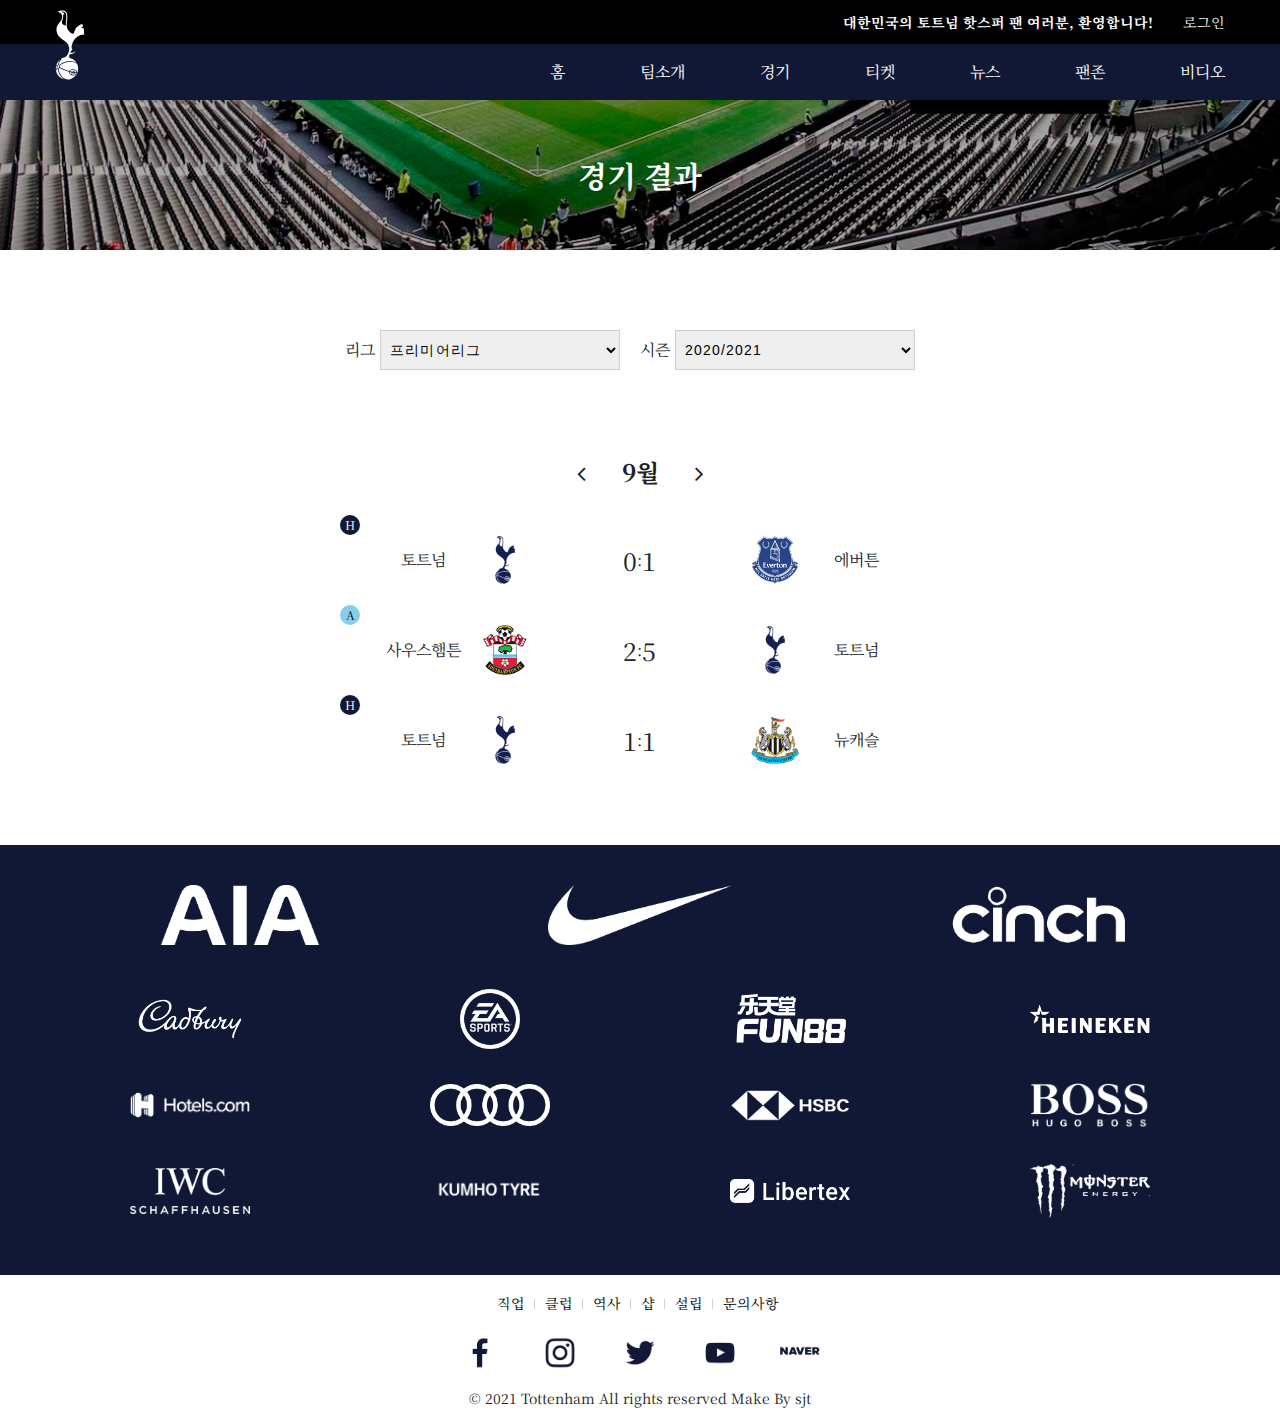
<file: sub/result.html>
<!DOCTYPE html>
<html lang="en">

<head>
    <meta charset="UTF-8">
    <meta name="viewport" content="width=device-width, initial-scale=1.0" />
    <title>경기 - 경기결과</title>
    <link rel="icon" href="../img/토트넘파비콘.ico">
    <link rel="stylesheet" href="../css/reset.css">
    <!--fontawesome-->
    <link rel="stylesheet" href="../css/font-awesome.css">
    <!--swiper-->
    <link rel="stylesheet" href="https://unpkg.com/swiper/swiper-bundle.min.css" />
    <link rel="stylesheet" href="../css/common.css">
    <link rel="stylesheet" href="../css/result.css">

    <script src="../js/jquery-3.5.1.min.js"></script>
    <!--swiper js-->
    <script src="https://unpkg.com/swiper/swiper-bundle.min.js"></script>
    <script src="../js/main.js"></script>
</head>

<body>
    <header>
        <div class="header_top">
            <div class="container">
                <div class="header_top_group">
                    <h1 class="logo">
                        <a href="../index.html">
                            <svg version="1.1" id="Layer_1" xmlns="http://www.w3.org/2000/svg" xmlns:xlink="http://www.w3.org/1999/xlink" x="0px" y="0px" viewBox="0 0 63.5 154.7" style="enable-background:new 0 0 63.5 154.7;" xml:space="preserve">
                                <g>
                                    <path style="fill:#ffffff" d="M7.8,116.5c-0.3-0.1-0.9-0.1-1.6,0.6c-1,1.1-1.5,2.5-1.4,4.3c0,0.5,0.1,0.7,0.2,1.1c0.2,0.6,0.8,1.1,1.2,1.1
		c0.5,0.1,1-0.2,1.5-0.8c1.1-1.3,1.6-3.7,1.1-5.2C8.6,117,8.2,116.6,7.8,116.5" />
                                    <path style="fill:#ffffff" d="M31.4,134.1c0.6,1.2,1.5,1.9,2.3,2.1c0.9,0.3,3.5,0.8,5.5,1.1c2.3,0.2,4.1-1,5.1-3.5c-0.8,0-1.6-0.1-2.4-0.2
		c-0.2,0.5-0.4,1-0.6,1.5c-0.2,0.3-0.6,0.5-1,0.3c-0.3-0.2-0.5-0.6-0.3-1c0.2-0.3,0.3-0.6,0.4-1c-0.4-0.1-0.9-0.2-1.3-0.2
		c-0.2,0.6-0.3,1.1-0.5,1.6c-0.2,0.4-0.6,0.5-0.9,0.4c-0.4-0.2-0.5-0.6-0.4-0.9c0.1-0.3,0.3-0.8,0.4-1.3c-0.2,0-0.5-0.1-0.7-0.2
		c-0.2-0.1-0.5-0.1-0.7-0.2c-0.1,0.4-0.3,0.8-0.5,1.3c-0.2,0.4-0.6,0.5-0.9,0.4c-0.4-0.2-0.5-0.6-0.4-0.9c0.2-0.4,0.3-0.7,0.4-1.1
		c-1.2-0.3-2.5-0.6-3.7-1C30.9,132.4,31.1,133.4,31.4,134.1" />
                                    <path style="fill:#ffffff" d="M44.8,132.4c0.3-1.4,0-2.4-0.4-3c-0.4-0.8-1.2-1.3-2-1.5l-0.9-0.2c-0.8-0.2-2.1-0.4-4-0.9
		c-2.5-0.6-4.7,0.5-5.9,3c1.2,0.3,2.4,0.7,3.6,1c0.2-0.9,0.2-1.5,0.2-1.5c0-0.4,0.4-0.7,0.8-0.7c0.4,0,0.7,0.4,0.7,0.7
		c0,0.1,0,0.8-0.3,1.8c0.2,0.1,0.5,0.1,0.7,0.2c0.2,0.1,0.5,0.1,0.7,0.2c0.2-1,0.3-1.8,0.3-1.9c0.1-0.4,0.4-0.7,0.8-0.6
		c0.4,0.1,0.7,0.4,0.6,0.8c0,0.1-0.1,0.9-0.4,1.9c0.5,0.1,0.9,0.2,1.4,0.2c0.2-0.9,0.2-1.5,0.2-1.6c0-0.4,0.4-0.7,0.8-0.7
		c0.4,0,0.7,0.3,0.7,0.7c0,0.1,0,0.8-0.2,1.7C43.2,132.3,44.1,132.3,44.8,132.4" />
                                    <path style="fill:#ffffff" d="M49,123.4c-0.1-2.6-0.6-5-1.5-7.3c-1.1-2.8-4.7-4.8-9.5-5.9c-8.9-2-20.5,1.3-27.9,7.4c0.3,1.1,0.2,2.5-0.2,3.7
		c5.3,2.8,13.1,5.9,20.4,8.1c1.7-3.9,5-4.6,7.6-4c1.8,0.5,3,0.7,3.9,0.9l1,0.2c1.2,0.3,2.3,1.1,2.9,2.2c0.5,0.8,0.9,2,0.6,3.7
		c0.9-0.1,1.3-0.2,1.4-0.3C48.6,129.4,49.1,126.5,49,123.4" />
                                    <path style="fill:#ffffff" d="M39.1,138.7c-2-0.2-4.7-0.7-5.8-1.1c-1.3-0.4-2.5-1.5-3.1-2.9c-0.3-0.6-0.5-1.3-0.5-2.2c0-0.5,0-1.1,0.2-1.8
		c-7.3-2.2-15.1-5.3-20.5-8.1c-0.2,0.3-0.4,0.7-0.7,0.9c-0.4,0.5-0.9,0.8-1.3,1c0.5,4.4,2.1,8.8,4.6,12.5c3.3,5,7.8,8.4,12.6,9.5
		c1.7,0.4,4,0.9,6,0.4c7.5-1.6,13.5-6.7,16.5-13.4c-0.3,0.1-0.7,0.1-1.2,0.1C44.1,138.7,40.6,138.9,39.1,138.7" />
                                    <path style="fill:#ffffff" d="M4.4,118c0.2-0.5,0.5-1,0.9-1.5c0.3-0.3,0.6-0.6,0.9-0.8c0.9-4,2.7-7.6,5.4-10.3c-4,2.8-7.1,6.8-8.7,11.4
		C3.2,117.1,3.8,117.6,4.4,118" />
                                    <path style="fill:#ffffff" d="M4,119.4c-0.6-0.4-1.1-0.8-1.4-1.1c-0.6,2.2-0.9,4.6-0.8,7c0,0.5,0.1,1,0.1,1.5c0.4-1.4,1.1-2.9,2.1-4.5
		C3.7,121.4,3.7,120.4,4,119.4" />
                                    <path style="fill:#ffffff" d="M5.9,124.7c-0.5-0.1-1-0.4-1.3-0.9c-1.8,2.7-2.5,5.1-1.9,7.2c2.7,9,10.8,15.6,20.4,16.5
		C13.9,144.8,7.1,135.3,5.9,124.7" />
                                    <path style="fill:#ffffff" d="M30.1,81c0-17.6-27-17.2-27-39.5c0-13.4,12.1-16.3,12.1-26.9c0-10.1-9.8-10.4-9.8-10.4s2.5-3,9.7-3
		c7.1,0,11,3.7,11,13.4c0,14.5-5.2,21.7,5.9,32.7c0.8,0.8,3.1,3.1,6.1,3.1c4.5,0,0.8-15.1,19.4-20.9c0,0,1.1,1.7,2.1,5.4
		c-1.1,0.5-4.3,2.2-4.1,2.9c0.2,0.8,4.3-0.1,4.8-0.2c0.8,3.5,1.5,8.3,1.5,14.4c-21.7,0-29.9,26.3-25,31.1c0,0-2.4,3.2-4.4,7.1
		c0,0,0.8,0.5,2.8,0.5c2.1,0,6-1.1,7.5-2.6c0.3-0.3,0.7,0,0.4,0.4C37.9,96.1,30,90.6,30,97.7c0,3.8,2.1,4.3,3.3,4.7
		c5.1,1.8,9.3,5.2,12.1,9.7c-1.9-1.6-4.3-2.7-7.2-3.3c-9.1-2-21.1,1.2-28.8,7.5c-0.4-0.5-0.9-0.8-1.4-0.9c-0.1,0-0.1,0-0.2,0
		c1-4.3,3-8,5.7-10.5c0.1-6,5.1-1.7,11.2-7.7C26.7,95.3,30.1,88.9,30.1,81 M17.2,14.6c0,6.4-2.5,7.3-2.5,11.2c0,6,8.1,6.9,8.1,6.9
		c-0.1-2.6,0.2-5.3,0.5-8.2c0.3-2.9,0.7-6.2,0.7-9.9c0-10-4.3-11.4-9-11.4c-0.3,0-0.5,0-0.7,0c0,0,0.1,2,1.7,2
		c0.7,0,0.7-0.3,1.1-0.3c0.4,0,1.8,1.4,1.8,3.5c0,2.5-2.1,2.7-2.1,2.7C17.1,12.1,17.2,13.3,17.2,14.6" />
                                </g>
                            </svg>
                        </a>
                    </h1>
                    <div class="notice">
                        <h2>대한민국의 토트넘 핫스퍼 팬 여러분, 환영합니다!</h2>
                    </div>
                    <div class="login">
                        <a href="login.html">로그인</a>
                    </div>
                </div>
            </div>
        </div>
        <div class="header_bottom">
            <div class="container">
                <div class="header_bottom_group">
                    <nav>
                        <ul>
                            <li><a href="../index.html">홈</a></li>
                            <li>
                                <a href="#">팀소개</a>
                                <ul class="sub">
                                    <li><a href="coach.html">코치</a></li>
                                    <li><a href="team.html">선수들</a></li>
                                </ul>
                            </li>
                            <li>
                                <a href="#">경기</a>
                                <ul class="sub">
                                    <li><a href="result.html">경기결과</a></li>
                                </ul>
                            </li>
                            <li>
                                <a href="#">티켓</a>
                                <ul class="sub">
                                    <li><a href="hometicket.html">홈</a></li>
                                    <li><a href="awayticket.html">원정</a></li>
                                    <li><a href="seasonticket.html">시즌</a></li>
                                </ul>
                            </li>
                            <li>
                                <a href="#">뉴스</a>
                                <ul class="sub">
                                    <li><a href="latest_news.html">팀소식</a></li>
                                </ul>
                            </li>
                            <li>
                                <a href="#">팬존</a>
                                <ul class="sub">
                                    <li><a href="board.html">커뮤니티</a></li>
                                </ul>
                            </li>
                            <li>
                                <a href="video.html">비디오</a>
                            </li>
                        </ul>
                    </nav>
                    <div class="hamburger">
                        <span></span>
                        <span></span>
                        <span></span>
                    </div>
                </div>
            </div>
        </div>
        <div class="modal"></div>
    </header>
    <section id="sub_visual">
        <div class="sub_visual">
            <div class="container">
                <div class="row">
                    <div class="title">
                        <h2>경기 결과</h2>
                    </div>
                </div>
            </div>
        </div>
    </section>
    <section id="result">
        <div class="container">
            <div class="row">
                <div class="result">
                    <div class="result_form">
                        <form method="get">
                            <div class="select_wrap">
                                <label for="competetion">리그</label>
                                <select id="competetion">
                                    <option value="league" selected>프리미어리그</option>
                                    <option value="uefa">유로파리그</option>
                                    <option value="facup">FA컵</option>
                                    <option value="carling">칼링컵</option>
                                </select>
                                <label for="season">시즌</label>                           
                                <select id="season">
                                    <option value="season1" selected>2020/2021</option>
                                    <option value="season2">2019/2020</option>
                                    <option value="season3">2018/2019</option>
                                    <option value="season4">2017/2018</option>
                                </select>
                            </div>
                        </form>
                    </div>
                    <div class="match_date">
                        <h2>
                            <span class="previous_month"><i class="fa fa-angle-left" aria-hidden="true"></i></span>
                            <span class="month" data-filter="sep">9</span>월
                            <span class="next_month"><i class="fa fa-angle-right" aria-hidden="true"></i></span>
                        </h2>
                    </div>
                    <div class="result_match">
                        <div class="match league">
                            <div class="match_info sep" data-bnumber="2"  data-anumber="10"  data-bmonth="feb" data-amonth="oct">
                                <div class="info">
                                    <div class="top">
                                        <div class="left">
                                            <span class="team_name">토트넘</span>
                                            <img src="../img/m토트넘.png" alt="토트넘">
                                        </div>
                                        <div class="middle">
                                            <span class="score">0</span>
                                            <span class="vs">:</span>
                                            <span class="score">1</span>
                                        </div>
                                        <div class="right">
                                            <img src="../img/m%EC%97%90%EB%B2%84%ED%8A%BC.png" alt="에버튼">
                                            <span class="team_name">에버튼</span>
                                        </div>
                                    </div>
                                </div>
                                <div class="info away">
                                    <div class="top">
                                        <div class="left">
                                            <span class="team_name">사우스햄튼</span>
                                            <img src="../img/m%EC%82%AC%EC%9A%B0%EC%8A%A4%ED%96%84%ED%8A%BC.png" alt="사우스햄튼">
                                        </div>
                                        <div class="middle">
                                            <span class="score">2</span>
                                            <span class="vs">:</span>
                                            <span class="score">5</span>
                                        </div>
                                        <div class="right">
                                            <img src="../img/m%ED%86%A0%ED%8A%B8%EB%84%98.png" alt="토트넘">
                                            <span class="team_name">토트넘</span>
                                        </div>
                                    </div>
                                </div>
                                <div class="info">
                                    <div class="top">
                                        <div class="left">
                                            <span class="team_name">토트넘</span>
                                            <img src="../img/m토트넘.png" alt="사우스햄튼">
                                        </div>
                                        <div class="middle">
                                            <span class="score">1</span>
                                            <span class="vs">:</span>
                                            <span class="score">1</span>
                                        </div>
                                        <div class="right">
                                            <img src="../img/m%EB%89%B4%EC%BA%90%EC%8A%AC.png" alt="뉴캐슬">
                                            <span class="team_name">뉴캐슬</span>
                                        </div>
                                    </div>
                                </div>
                            </div>
                            <div class="match_info oct" data-bnumber="9"  data-anumber="11"  data-bmonth="sep" data-amonth="nov">
                                <div class="info away">
                                    <div class="top">
                                        <div class="left">
                                            <span class="team_name">맨유</span>
                                            <img src="../img/m맨유.png" alt="맨유">
                                        </div>
                                        <div class="middle">
                                            <span class="score">1</span>
                                            <span class="vs">:</span>
                                            <span class="score">6</span>
                                        </div>
                                        <div class="right">
                                            <img src="../img/m토트넘.png" alt="토트넘">
                                            <span class="team_name">토트넘</span>
                                        </div>
                                    </div>
                                </div>
                                <div class="info">
                                    <div class="top">
                                        <div class="left">
                                            <span class="team_name">토트넘</span>
                                            <img src="../img/m%ED%86%A0%ED%8A%B8%EB%84%98.png" alt="토트넘">
                                        </div>
                                        <div class="middle">
                                            <span class="score">3</span>
                                            <span class="vs">:</span>
                                            <span class="score">3</span>
                                        </div>
                                        <div class="right">
                                            <img src="../img/m%EC%9B%A8%EC%8A%A4%ED%8A%B8%ED%96%84.png" alt="웨스트햄">
                                            <span class="team_name">웨스트햄</span>
                                        </div>
                                    </div>
                                </div>
                                <div class="info away">
                                    <div class="top">
                                        <div class="left">
                                            <span class="team_name">번리</span>
                                            <img src="../img/m번리.png" alt="번리">
                                        </div>
                                        <div class="middle">
                                            <span class="score">0</span>
                                            <span class="vs">:</span>
                                            <span class="score">1</span>
                                        </div>
                                        <div class="right">
                                            <img src="../img/m토트넘.png" alt="토트넘">
                                            <span class="team_name">토트넘</span>
                                        </div>
                                    </div>
                                </div>
                            </div>
                            <div class="match_info nov" data-bnumber="10"  data-anumber="12"  data-bmonth="oct" data-amonth="dec">
                                <div class="info">
                                    <div class="top">
                                        <div class="left">
                                            <span class="team_name">토트넘</span>
                                            <img src="../img/m토트넘.png" alt="토트넘">
                                        </div>
                                        <div class="middle">
                                            <span class="score">2</span>
                                            <span class="vs">:</span>
                                            <span class="score">1</span>
                                        </div>
                                        <div class="right">
                                            <img src="../img/m%EB%B8%8C%EB%9D%BC%EC%9D%B4%ED%84%B4.png" alt="브라이튼">
                                            <span class="team_name">브라이튼</span>
                                        </div>
                                    </div>
                                </div>
                                <div class="info away">
                                    <div class="top">
                                        <div class="left">
                                            <span class="team_name">웨스트브롬</span>
                                            <img src="../img/m%EC%9B%A8%EC%8A%A4%ED%8A%B8%EB%B8%8C%EB%A1%AC.png" alt="웨스트브롬">
                                        </div>
                                        <div class="middle">
                                            <span class="score">0</span>
                                            <span class="vs">:</span>
                                            <span class="score">1</span>
                                        </div>
                                        <div class="right">
                                            <img src="../img/m토트넘.png" alt="토트넘">
                                            <span class="team_name">토트넘</span>
                                        </div>
                                    </div>
                                </div>
                                <div class="info">
                                    <div class="top">
                                        <div class="left">
                                            <span class="team_name">토트넘</span>
                                            <img src="../img/m토트넘.png" alt="토트넘">
                                        </div>
                                        <div class="middle">
                                            <span class="score">2</span>
                                            <span class="vs">:</span>
                                            <span class="score">0</span>
                                        </div>
                                        <div class="right">
                                            <img src="../img/m맨시티.png" alt="맨시티">
                                            <span class="team_name">맨시티</span>
                                        </div>
                                    </div>
                                </div>
                                <div class="info away">
                                    <div class="top">
                                        <div class="left">
                                            <span class="team_name">첼시</span>
                                            <img src="../img/m첼시.png" alt="첼시">
                                        </div>
                                        <div class="middle">
                                            <span class="score">0</span>
                                            <span class="vs">:</span>
                                            <span class="score">0</span>
                                        </div>
                                        <div class="right">
                                            <img src="../img/m토트넘.png" alt="토트넘">
                                            <span class="team_name">토트넘</span>
                                        </div>
                                    </div>
                                </div>
                            </div>
                            <div class="match_info dec" data-bnumber="11"  data-anumber="1"  data-bmonth="nov" data-amonth="jan">
                                <div class="info">
                                    <div class="top">
                                        <div class="left">
                                            <span class="team_name">토트넘</span>
                                            <img src="../img/m토트넘.png" alt="토트넘">
                                        </div>
                                        <div class="middle">
                                            <span class="score">2</span>
                                            <span class="vs">:</span>
                                            <span class="score">0</span>
                                        </div>
                                        <div class="right">
                                            <img src="../img/m아스날.png" alt="아스날">
                                            <span class="team_name">아스날</span>
                                        </div>
                                    </div>
                                </div>
                                <div class="info away">
                                    <div class="top">
                                        <div class="left">
                                            <span class="team_name">팰리스</span>
                                            <img src="../img/m%ED%8C%B0%EB%A6%AC%EC%8A%A4.png" alt="웨스트브롬">
                                        </div>
                                        <div class="middle">
                                            <span class="score">1</span>
                                            <span class="vs">:</span>
                                            <span class="score">1</span>
                                        </div>
                                        <div class="right">
                                            <img src="../img/m토트넘.png" alt="토트넘">
                                            <span class="team_name">토트넘</span>
                                        </div>
                                    </div>
                                </div>
                                <div class="info away">
                                    <div class="top">
                                        <div class="left">
                                            <span class="team_name">리버풀</span>
                                            <img src="../img/m리버풀.png" alt="리버풀">
                                        </div>
                                        <div class="middle">
                                            <span class="score">2</span>
                                            <span class="vs">:</span>
                                            <span class="score">1</span>
                                        </div>
                                        <div class="right">
                                            <img src="../img/m토트넘.png" alt="토트넘">
                                            <span class="team_name">토트넘</span>
                                        </div>
                                    </div>
                                </div>
                                <div class="info">
                                    <div class="top">
                                        <div class="left">
                                            <span class="team_name">토트넘</span>
                                            <img src="../img/m토트넘.png" alt="토트넘">
                                        </div>
                                        <div class="middle">
                                            <span class="score">0</span>
                                            <span class="vs">:</span>
                                            <span class="score">2</span>
                                        </div>
                                        <div class="right">
                                            <img src="../img/m레스터.png" alt="레스터">
                                            <span class="team_name">레스터</span>
                                        </div>
                                    </div>
                                </div>
                                <div class="info away">
                                    <div class="top">
                                        <div class="left">
                                            <span class="team_name">울버햄튼</span>
                                            <img src="../img/m울버햄튼.png" alt="울버햄튼">
                                        </div>
                                        <div class="middle">
                                            <span class="score">1</span>
                                            <span class="vs">:</span>
                                            <span class="score">1</span>
                                        </div>
                                        <div class="right">
                                            <img src="../img/m토트넘.png" alt="토트넘">
                                            <span class="team_name">토트넘</span>
                                        </div>
                                    </div>
                                </div>
                            </div>
                            <div class="match_info jan" data-bnumber="12"  data-anumber="2"  data-bmonth="dec" data-amonth="feb">
                                <div class="info">
                                    <div class="top">
                                        <div class="left">
                                            <span class="team_name">토트넘</span>
                                            <img src="../img/m토트넘.png" alt="토트넘">
                                        </div>
                                        <div class="middle">
                                            <span class="score">3</span>
                                            <span class="vs">:</span>
                                            <span class="score">0</span>
                                        </div>
                                        <div class="right">
                                            <img src="../img/m리즈.png" alt="리즈">
                                            <span class="team_name">리즈</span>
                                        </div>
                                    </div>
                                </div>
                                <div class="info">
                                    <div class="top">
                                        <div class="left">
                                            <span class="team_name">토트넘</span>
                                            <img src="../img/m토트넘.png" alt="토트넘">
                                        </div>
                                        <div class="middle">
                                            <span class="score">1</span>
                                            <span class="vs">:</span>
                                            <span class="score">1</span>
                                        </div>
                                        <div class="right">
                                            <img src="../img/m%ED%92%80%EB%9F%BC.png" alt="풀햄">
                                            <span class="team_name">풀햄</span>
                                        </div>
                                    </div>
                                </div>
                                <div class="info away">
                                    <div class="top">
                                        <div class="left">
                                            <span class="team_name">셰필드</span>
                                            <img src="../img/m%EC%85%B0%ED%95%84%EB%93%9C.png" alt="셰필드">
                                        </div>
                                        <div class="middle">
                                            <span class="score">1</span>
                                            <span class="vs">:</span>
                                            <span class="score">3</span>
                                        </div>
                                        <div class="right">
                                            <img src="../img/m토트넘.png" alt="토트넘">
                                            <span class="team_name">토트넘</span>
                                        </div>
                                    </div>
                                </div>
                                <div class="info">
                                    <div class="top">
                                        <div class="left">
                                            <span class="team_name">토트넘</span>
                                            <img src="../img/m토트넘.png" alt="토트넘">
                                        </div>
                                        <div class="middle">
                                            <span class="score">1</span>
                                            <span class="vs">:</span>
                                            <span class="score">3</span>
                                        </div>
                                        <div class="right">
                                            <img src="../img/m리버풀.png" alt="리버풀">
                                            <span class="team_name">리버풀</span>
                                        </div>
                                    </div>
                                </div>
                                <div class="info away">
                                    <div class="top">
                                        <div class="left">
                                            <span class="team_name">브라이튼</span>
                                            <img src="../img/m%EB%B8%8C%EB%9D%BC%EC%9D%B4%ED%84%B4.png" alt="브라이튼">
                                        </div>
                                        <div class="middle">
                                            <span class="score">1</span>
                                            <span class="vs">:</span>
                                            <span class="score">0</span>
                                        </div>
                                        <div class="right">
                                            <img src="../img/m토트넘.png" alt="토트넘">
                                            <span class="team_name">토트넘</span>
                                        </div>
                                    </div>
                                </div>
                            </div>
                            <div class="match_info feb" data-bnumber="1"  data-anumber="9"  data-bmonth="jan" data-amonth="sep">
                                <div class="info">
                                    <div class="top">
                                        <div class="left">
                                            <span class="team_name">토트넘</span>
                                            <img src="../img/m토트넘.png" alt="토트넘">
                                        </div>
                                        <div class="middle">
                                            <span class="score">0</span>
                                            <span class="vs">:</span>
                                            <span class="score">1</span>
                                        </div>
                                        <div class="right">
                                            <img src="../img/m첼시.png" alt="첼시">
                                            <span class="team_name">첼시</span>
                                        </div>
                                    </div>
                                </div>
                                <div class="info">
                                    <div class="top">
                                        <div class="left">
                                            <span class="team_name">토트넘</span>
                                            <img src="../img/m토트넘.png" alt="토트넘">
                                        </div>
                                        <div class="middle">
                                            <span class="score">2</span>
                                            <span class="vs">:</span>
                                            <span class="score">0</span>
                                        </div>
                                        <div class="right">
                                            <img src="../img/m%EC%9B%A8%EC%8A%A4%ED%8A%B8%EB%B8%8C%EB%A1%AC.png" alt="웨스트브롬">
                                            <span class="team_name">웨스트브롬</span>
                                        </div>
                                    </div>
                                </div>
                                <div class="info away">
                                    <div class="top">
                                        <div class="left">
                                            <span class="team_name">맨시티</span>
                                            <img src="../img/m맨시티.png" alt="맨시티">
                                        </div>
                                        <div class="middle">
                                            <span class="score">3</span>
                                            <span class="vs">:</span>
                                            <span class="score">0</span>
                                        </div>
                                        <div class="right">
                                            <img src="../img/m토트넘.png" alt="토트넘">
                                            <span class="team_name">토트넘</span>
                                        </div>
                                    </div>
                                </div>
                                <div class="info away">
                                    <div class="top">
                                        <div class="left">
                                            <span class="team_name">웨스트햄</span>
                                            <img src="../img/m%EC%9B%A8%EC%8A%A4%ED%8A%B8%ED%96%84.png" alt="웨스트햄">
                                        </div>
                                        <div class="middle">
                                            <span class="score">2</span>
                                            <span class="vs">:</span>
                                            <span class="score">1</span>
                                        </div>
                                        <div class="right">
                                            <img src="../img/m토트넘.png" alt="토트넘">
                                            <span class="team_name">토트넘</span>
                                        </div>
                                    </div>
                                </div>
                            </div>
                        </div>
                        <div class="match uefa">
                            <div class="match_info oct" data-bnumber="9"  data-anumber="11"  data-bmonth="sep" data-amonth="nov">
                                <div class="info">
                                    <div class="top">
                                        <div class="left">
                                            <span class="team_name">토트넘</span>
                                            <img src="../img/m토트넘.png" alt="토트넘">
                                        </div>
                                        <div class="middle">
                                            <span class="score">3</span>
                                            <span class="vs">:</span>
                                            <span class="score">0</span>
                                        </div>
                                        <div class="right">
                                            <img src="../img/m라스크.png" alt="라스크">
                                            <span class="team_name">라스크</span>
                                        </div>
                                    </div>
                                </div>
                                <div class="info away">
                                    <div class="top">
                                        <div class="left">
                                            <span class="team_name">앤트워프</span>
                                            <img src="../img/m%EC%97%94%ED%8A%B8%EC%9B%8C%ED%94%84.png" alt="앤트워프">
                                        </div>
                                        <div class="middle">
                                            <span class="score">1</span>
                                            <span class="vs">:</span>
                                            <span class="score">0</span>
                                        </div>
                                        <div class="right">
                                            <img src="../img/m토트넘.png" alt="토트넘">
                                            <span class="team_name">토트넘</span>
                                        </div>
                                    </div>
                                </div>
                            </div>
                            <div class="match_info nov" data-bnumber="10"  data-anumber="12"  data-bmonth="oct" data-amonth="dec">
                                <div class="info away">
                                    <div class="top">
                                        <div class="left">
                                            <span class="team_name">루도고레츠</span>
                                            <img src="../img/m%EB%A3%A8%EB%8F%84%EA%B3%A0%EB%A0%88%EC%B8%A0.jpg" alt="루도고레츠">
                                        </div>
                                        <div class="middle">
                                            <span class="score">1</span>
                                            <span class="vs">:</span>
                                            <span class="score">3</span>
                                        </div>
                                        <div class="right">
                                            <img src="../img/m토트넘.png" alt="토트넘">
                                            <span class="team_name">토트넘</span>
                                        </div>
                                    </div>
                                </div>
                                <div class="info">
                                    <div class="top">
                                        <div class="left">
                                            <span class="team_name">토트넘</span>
                                            <img src="../img/m토트넘.png" alt="토트넘">
                                        </div>
                                        <div class="middle">
                                            <span class="score">4</span>
                                            <span class="vs">:</span>
                                            <span class="score">0</span>
                                        </div>
                                        <div class="right">
                                            <img src="../img/m%EB%A3%A8%EB%8F%84%EA%B3%A0%EB%A0%88%EC%B8%A0.jpg" alt="루도고레츠">
                                            <span class="team_name">루도고레츠</span>
                                        </div>
                                    </div>
                                </div>

                            </div>
                            <div class="match_info dec" data-bnumber="11"  data-anumber="1"  data-bmonth="nov" data-amonth="jan">
                                <div class="info away">
                                    <div class="top">
                                        <div class="left">
                                            <span class="team_name">라스크</span>
                                            <img src="../img/m라스크.png" alt="라스크">
                                        </div>
                                        <div class="middle">
                                            <span class="score">3</span>
                                            <span class="vs">:</span>
                                            <span class="score">3</span>
                                        </div>
                                        <div class="right">
                                            <img src="../img/m토트넘.png" alt="토트넘">
                                            <span class="team_name">토트넘</span>
                                        </div>
                                    </div>
                                </div>
                                <div class="info">
                                    <div class="top">
                                        <div class="left">
                                            <span class="team_name">토트넘</span>
                                            <img src="../img/m토트넘.png" alt="토트넘">
                                        </div>
                                        <div class="middle">
                                            <span class="score">2</span>
                                            <span class="vs">:</span>
                                            <span class="score">0</span>
                                        </div>
                                        <div class="right">
                                            <img src="../img/m%EC%97%94%ED%8A%B8%EC%9B%8C%ED%94%84.png" alt="앤트워프">
                                            <span class="team_name">앤트워프</span>
                                        </div>
                                    </div>
                                </div>
                            </div>
                            <div class="match_info feb" data-bnumber="1"  data-anumber="9"  data-bmonth="jan" data-amonth="sep">
                                <div class="info away">
                                    <div class="top">
                                        <div class="left">
                                            <span class="team_name">볼프스베르크</span>
                                            <img src="../img/m%EB%B3%BC%ED%94%84%EC%8A%A4%EB%B2%A0%EB%A5%B4%ED%81%AC%20.jpg" alt="볼프스베르크">
                                        </div>
                                        <div class="middle">
                                            <span class="score">1</span>
                                            <span class="vs">:</span>
                                            <span class="score">4</span>
                                        </div>
                                        <div class="right">
                                            <img src="../img/m토트넘.png" alt="토트넘">
                                            <span class="team_name">토트넘</span>
                                        </div>
                                    </div>
                                </div>
                            </div>
                        </div>
                        <div class="match facup">
                             <div class="match_info jan" data-bnumber="12"  data-anumber="2"  data-bmonth="dec" data-amonth="feb">
                                <div class="info away">
                                    <div class="top">
                                        <div class="left">
                                            <span class="team_name">마린FC</span>
                                            <img src="../img/m%EB%A7%88%EB%A6%B0.jpg" alt="마린FC">
                                        </div>
                                        <div class="middle">
                                            <span class="score">0</span>
                                            <span class="vs">:</span>
                                            <span class="score">5</span>
                                        </div>
                                        <div class="right">
                                            <img src="../img/m토트넘.png" alt="토트넘">
                                            <span class="team_name">토트넘</span>
                                        </div>
                                    </div>
                                </div>
                                <div class="info away">
                                    <div class="top">
                                        <div class="left">
                                            <span class="team_name">위컴</span>
                                            <img src="../img/m위컴.png" alt="위컴">
                                        </div>
                                        <div class="middle">
                                            <span class="score">1</span>
                                            <span class="vs">:</span>
                                            <span class="score">4</span>
                                        </div>
                                        <div class="right">
                                            <img src="../img/m토트넘.png" alt="토트넘">
                                            <span class="team_name">토트넘</span>
                                        </div>
                                    </div>
                                </div>
                            </div>
                             <div class="match_info feb" data-bnumber="1"  data-anumber="9"  data-bmonth="jan" data-amonth="sep">
                                <div class="info away">
                                    <div class="top">
                                        <div class="left">
                                            <span class="team_name">에버튼</span>
                                            <img src="../img/m%EC%97%90%EB%B2%84%ED%8A%BC.png" alt="에버튼">
                                        </div>
                                        <div class="middle">
                                            <span class="score">5</span>
                                            <span class="vs">:</span>
                                            <span class="score">4</span>
                                        </div>
                                        <div class="right">
                                            <img src="../img/m토트넘.png" alt="토트넘">
                                            <span class="team_name">토트넘</span>
                                        </div>
                                    </div>
                                </div>
                            </div>
                        </div>
                        <div class="match carling">
                            <div class="match_info sep" data-bnumber="2"  data-anumber="10"  data-bmonth="feb" data-amonth="oct">
                                <div class="info away">
                                    <div class="top">
                                        <div class="left">
                                            <span class="team_name">레이온</span>
                                            <img src="../img/m%EB%A0%88%EC%9D%B4%EC%98%A8%EC%98%A4%EB%A6%AC%EC%97%94%ED%8A%B8.png" alt="레이튼 오리엔트">
                                        </div>
                                        <div class="middle">
                                            <span class="score">0</span>
                                            <span class="vs">:</span>
                                            <span class="score">1</span>
                                        </div>
                                        <div class="right">
                                            <img src="../img/m%ED%86%A0%ED%8A%B8%EB%84%98.png" alt="토트넘">
                                            <span class="team_name">토트넘</span>
                                        </div>
                                    </div>
                                </div>
                                <div class="info">
                                    <div class="top">
                                        <div class="left">
                                            <span class="team_name">토트넘</span>
                                            <img src="../img/m토트넘.png" alt="토트넘">
                                        </div>
                                        <div class="middle">
                                            <span class="score">1</span>
                                            <span class="vs">:</span>
                                            <span class="score">1</span>
                                        </div>
                                        <div class="right">
                                            <img src="../img/m첼시.png" alt="첼시">
                                            <span class="team_name">첼시</span>
                                        </div>
                                    </div>
                                </div>
                            </div>
                            <div class="match_info dec" data-bnumber="11"  data-anumber="1"  data-bmonth="nov" data-amonth="jan">
                                <div class="info away">
                                    <div class="top">
                                        <div class="left">
                                            <span class="team_name">스토크시티</span>
                                            <img src="../img/m%EC%8A%A4%ED%86%A0%ED%81%AC%EC%8B%9C%ED%8B%B0.png" alt="스토크시티">
                                        </div>
                                        <div class="middle">
                                            <span class="score">1</span>
                                            <span class="vs">:</span>
                                            <span class="score">3</span>
                                        </div>
                                        <div class="right">
                                            <img src="../img/m토트넘.png" alt="토트넘">
                                            <span class="team_name">토트넘</span>
                                        </div>
                                    </div>
                                </div>
                            </div>
                            <div class="match_info jan" data-bnumber="12"  data-anumber="2"  data-bmonth="dec" data-amonth="feb">
                                <div class="info">
                                    <div class="top">
                                        <div class="left">
                                            <span class="team_name">토트넘</span>
                                            <img src="../img/m토트넘.png" alt="토트넘">
                                        </div>
                                        <div class="middle">
                                            <span class="score">2</span>
                                            <span class="vs">:</span>
                                            <span class="score">0</span>
                                        </div>
                                        <div class="right">
                                            <img src="../img/m%EB%B8%8C%EB%9E%9C%EB%93%9C%ED%8F%AC%EB%93%9C.png" alt="브랜드포드">
                                            <span class="team_name">브랜드포드</span>
                                        </div>
                                    </div>
                                </div>
                            </div>
                        </div>
                    </div>
                </div>
            </div>
        </div>
    </section>
    <footer>
        <div class="footer_top">
            <div class="container">
                <ul class="main_spon">
                    <li><a href="#"><img src="../img/aia-logo.png" alt="aia"></a></li>
                    <li><a href="#"><img src="../img/nike.png" alt="나이키"></a></li>
                    <li><a href="#"><img src="../img/cinch.png" alt="신치"></a></li>
                </ul>
                <ul class="sub_spon">
                    <li><a href="#"><img src="../img/Cadbury.png" alt="로고"></a></li>
                    <li><a href="#"><img src="../img/easports.png" alt="로고"></a></li>
                    <li><a href="#"><img src="../img/fun.png" alt="로고"></a></li>
                    <li><a href="#"><img src="../img/heineken.png" alt="로고"></a></li>
                    <li><a href="#"><img src="../img/hotels.png" alt="로고"></a></li>
                    <li><a href="#"><img src="../img/audi.png" alt="로고"></a></li>
                    <li><a href="#"><img src="../img/HSBC-logo.png" alt="로고"></a></li>
                    <li><a href="#"><img src="../img/hugo-boss.png" alt="로고"></a></li>
                    <li><a href="#"><img src="../img/iwc.png" alt="로고"></a></li>
                    <li><a href="#"><img src="../img/kumho.png" alt="로고"></a></li>
                    <li><a href="#"><img src="../img/libertex.png" alt="로고"></a></li>
                    <li><a href="#"><img src="../img/monster-energy.png" alt="로고"></a></li>
                </ul>
            </div>
        </div>
        <div class="footer_bottom">
            <div class="container">
                <div class="row">
                    <ul class="policy">
                        <li><a href="#">직업</a></li>
                        <li><a href="#">클럽</a></li>
                        <li><a href="#">역사</a></li>
                        <li><a href="#">샵</a></li>
                        <li><a href="#">설립</a></li>
                        <li><a href="#">문의사항</a></li>
                    </ul>
                    <ul class="club_sns">
                        <li><a href="#"><img src="../img/facebook.png" alt="페이스북"></a></li>
                        <li><a href="#"><img src="../img/instagram.png" alt="인스타그램"></a></li>
                        <li><a href="#"><img src="../img/twitter.png" alt="트위터"></a></li>
                        <li><a href="#"><img src="../img/youtube.png" alt="유투브"></a></li>
                        <li><a href="#"><img src="../img/naver.png" alt="네이버"></a></li>
                    </ul>
                    <p>© 2021 Tottenham All rights reserved Make By sjt</p>
                </div>
            </div>
        </div>
    </footer>
</body>

</html>
</file>
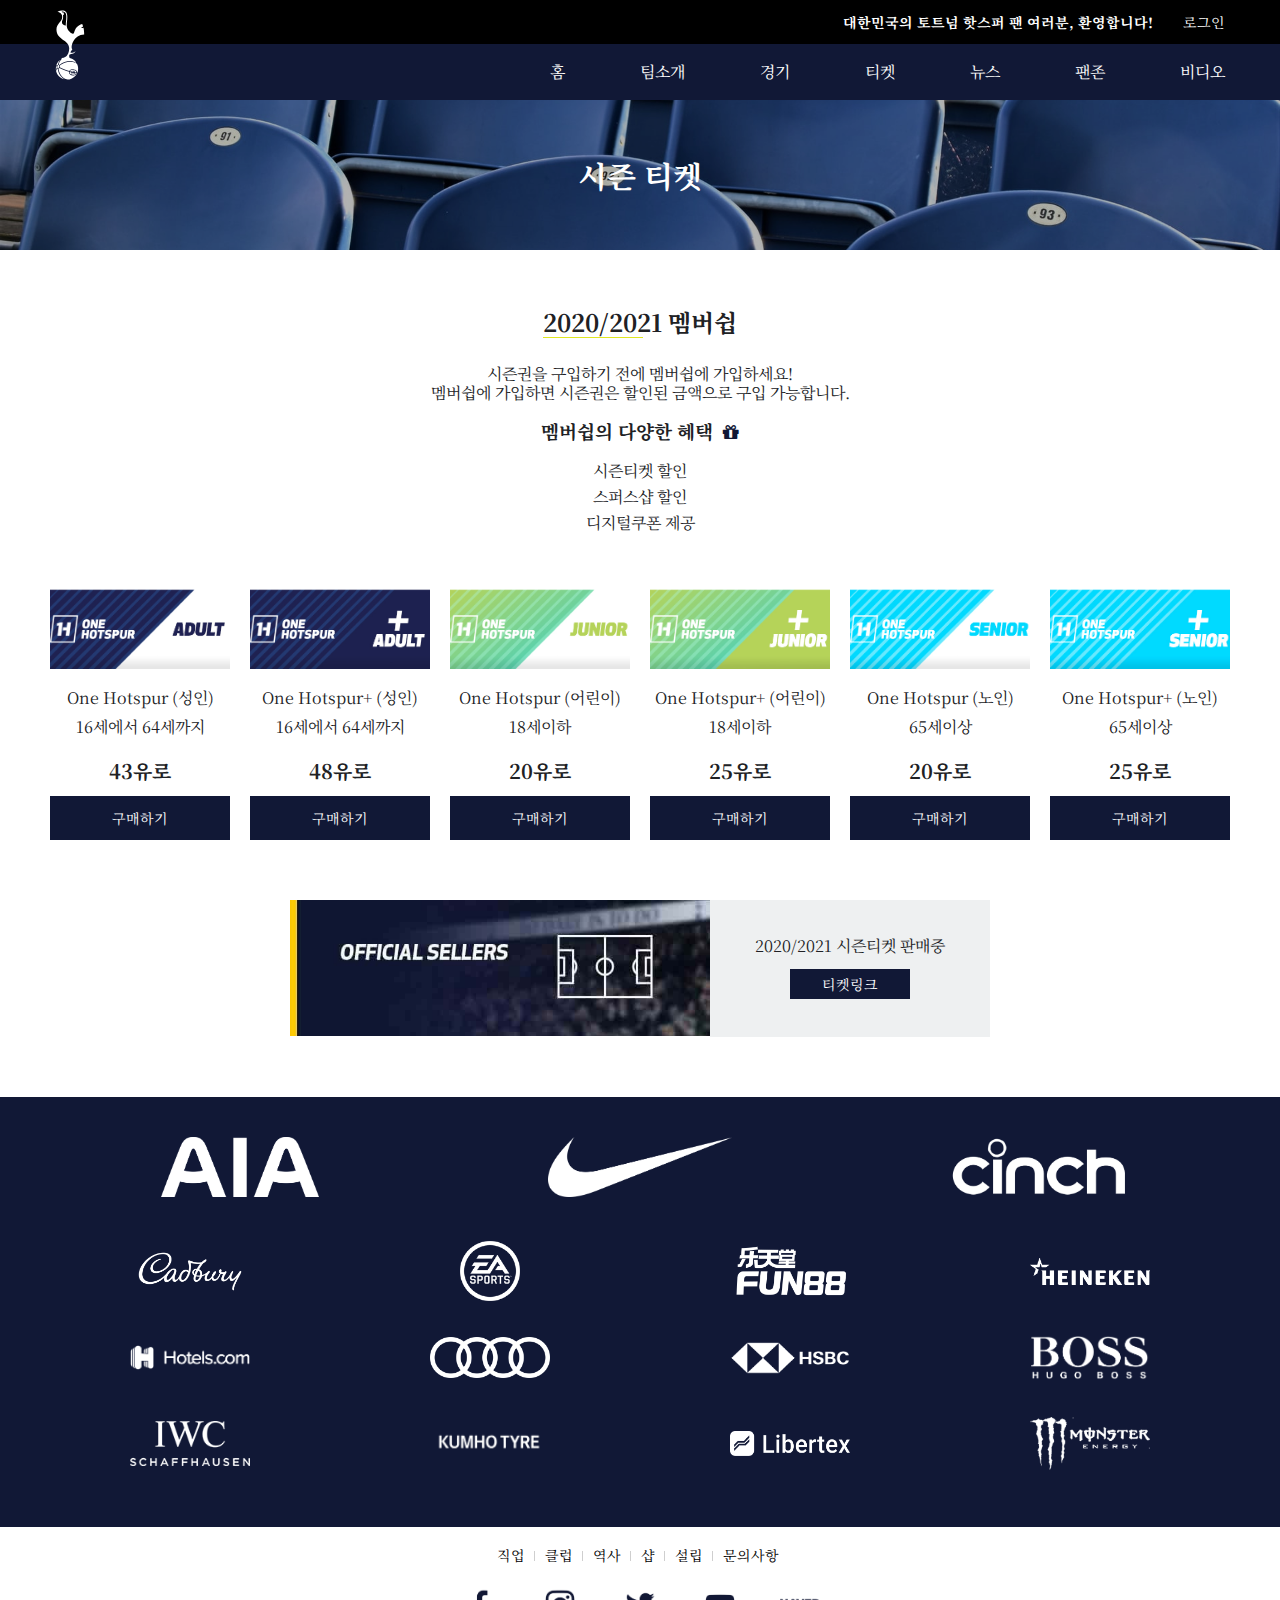
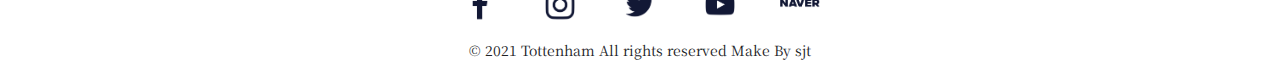
<file: sub/seasonticket.html>
<!DOCTYPE html>
<html lang="en">

<head>
    <meta charset="UTF-8">
    <meta name="viewport" content="width=device-width, initial-scale=1.0" />
    <title>티켓 - 시즌</title>
    <link rel="icon" href="../img/토트넘파비콘.ico">
    <link rel="stylesheet" href="../css/reset.css">
    <!--fontawesome-->
    <link rel="stylesheet" href="../css/font-awesome.css">
    <!--swiper-->
    <link rel="stylesheet" href="https://unpkg.com/swiper/swiper-bundle.min.css" />
    <link rel="stylesheet" href="../css/common.css">
    <link rel="stylesheet" href="../css/season.css">
    <script src="../js/jquery-3.5.1.min.js"></script>
    <!--swiper js-->
    <script src="https://unpkg.com/swiper/swiper-bundle.min.js"></script>
    <script src="../js/main.js"></script>
</head>

<body>
    <header>
        <div class="header_top">
            <div class="container">
                <div class="header_top_group">
                    <h1 class="logo">
                        <a href="../index.html">
                            <svg version="1.1" id="Layer_1" xmlns="http://www.w3.org/2000/svg" xmlns:xlink="http://www.w3.org/1999/xlink" x="0px" y="0px" viewBox="0 0 63.5 154.7" style="enable-background:new 0 0 63.5 154.7;" xml:space="preserve">
                                <g>
                                    <path style="fill:#ffffff" d="M7.8,116.5c-0.3-0.1-0.9-0.1-1.6,0.6c-1,1.1-1.5,2.5-1.4,4.3c0,0.5,0.1,0.7,0.2,1.1c0.2,0.6,0.8,1.1,1.2,1.1
		c0.5,0.1,1-0.2,1.5-0.8c1.1-1.3,1.6-3.7,1.1-5.2C8.6,117,8.2,116.6,7.8,116.5" />
                                    <path style="fill:#ffffff" d="M31.4,134.1c0.6,1.2,1.5,1.9,2.3,2.1c0.9,0.3,3.5,0.8,5.5,1.1c2.3,0.2,4.1-1,5.1-3.5c-0.8,0-1.6-0.1-2.4-0.2
		c-0.2,0.5-0.4,1-0.6,1.5c-0.2,0.3-0.6,0.5-1,0.3c-0.3-0.2-0.5-0.6-0.3-1c0.2-0.3,0.3-0.6,0.4-1c-0.4-0.1-0.9-0.2-1.3-0.2
		c-0.2,0.6-0.3,1.1-0.5,1.6c-0.2,0.4-0.6,0.5-0.9,0.4c-0.4-0.2-0.5-0.6-0.4-0.9c0.1-0.3,0.3-0.8,0.4-1.3c-0.2,0-0.5-0.1-0.7-0.2
		c-0.2-0.1-0.5-0.1-0.7-0.2c-0.1,0.4-0.3,0.8-0.5,1.3c-0.2,0.4-0.6,0.5-0.9,0.4c-0.4-0.2-0.5-0.6-0.4-0.9c0.2-0.4,0.3-0.7,0.4-1.1
		c-1.2-0.3-2.5-0.6-3.7-1C30.9,132.4,31.1,133.4,31.4,134.1" />
                                    <path style="fill:#ffffff" d="M44.8,132.4c0.3-1.4,0-2.4-0.4-3c-0.4-0.8-1.2-1.3-2-1.5l-0.9-0.2c-0.8-0.2-2.1-0.4-4-0.9
		c-2.5-0.6-4.7,0.5-5.9,3c1.2,0.3,2.4,0.7,3.6,1c0.2-0.9,0.2-1.5,0.2-1.5c0-0.4,0.4-0.7,0.8-0.7c0.4,0,0.7,0.4,0.7,0.7
		c0,0.1,0,0.8-0.3,1.8c0.2,0.1,0.5,0.1,0.7,0.2c0.2,0.1,0.5,0.1,0.7,0.2c0.2-1,0.3-1.8,0.3-1.9c0.1-0.4,0.4-0.7,0.8-0.6
		c0.4,0.1,0.7,0.4,0.6,0.8c0,0.1-0.1,0.9-0.4,1.9c0.5,0.1,0.9,0.2,1.4,0.2c0.2-0.9,0.2-1.5,0.2-1.6c0-0.4,0.4-0.7,0.8-0.7
		c0.4,0,0.7,0.3,0.7,0.7c0,0.1,0,0.8-0.2,1.7C43.2,132.3,44.1,132.3,44.8,132.4" />
                                    <path style="fill:#ffffff" d="M49,123.4c-0.1-2.6-0.6-5-1.5-7.3c-1.1-2.8-4.7-4.8-9.5-5.9c-8.9-2-20.5,1.3-27.9,7.4c0.3,1.1,0.2,2.5-0.2,3.7
		c5.3,2.8,13.1,5.9,20.4,8.1c1.7-3.9,5-4.6,7.6-4c1.8,0.5,3,0.7,3.9,0.9l1,0.2c1.2,0.3,2.3,1.1,2.9,2.2c0.5,0.8,0.9,2,0.6,3.7
		c0.9-0.1,1.3-0.2,1.4-0.3C48.6,129.4,49.1,126.5,49,123.4" />
                                    <path style="fill:#ffffff" d="M39.1,138.7c-2-0.2-4.7-0.7-5.8-1.1c-1.3-0.4-2.5-1.5-3.1-2.9c-0.3-0.6-0.5-1.3-0.5-2.2c0-0.5,0-1.1,0.2-1.8
		c-7.3-2.2-15.1-5.3-20.5-8.1c-0.2,0.3-0.4,0.7-0.7,0.9c-0.4,0.5-0.9,0.8-1.3,1c0.5,4.4,2.1,8.8,4.6,12.5c3.3,5,7.8,8.4,12.6,9.5
		c1.7,0.4,4,0.9,6,0.4c7.5-1.6,13.5-6.7,16.5-13.4c-0.3,0.1-0.7,0.1-1.2,0.1C44.1,138.7,40.6,138.9,39.1,138.7" />
                                    <path style="fill:#ffffff" d="M4.4,118c0.2-0.5,0.5-1,0.9-1.5c0.3-0.3,0.6-0.6,0.9-0.8c0.9-4,2.7-7.6,5.4-10.3c-4,2.8-7.1,6.8-8.7,11.4
		C3.2,117.1,3.8,117.6,4.4,118" />
                                    <path style="fill:#ffffff" d="M4,119.4c-0.6-0.4-1.1-0.8-1.4-1.1c-0.6,2.2-0.9,4.6-0.8,7c0,0.5,0.1,1,0.1,1.5c0.4-1.4,1.1-2.9,2.1-4.5
		C3.7,121.4,3.7,120.4,4,119.4" />
                                    <path style="fill:#ffffff" d="M5.9,124.7c-0.5-0.1-1-0.4-1.3-0.9c-1.8,2.7-2.5,5.1-1.9,7.2c2.7,9,10.8,15.6,20.4,16.5
		C13.9,144.8,7.1,135.3,5.9,124.7" />
                                    <path style="fill:#ffffff" d="M30.1,81c0-17.6-27-17.2-27-39.5c0-13.4,12.1-16.3,12.1-26.9c0-10.1-9.8-10.4-9.8-10.4s2.5-3,9.7-3
		c7.1,0,11,3.7,11,13.4c0,14.5-5.2,21.7,5.9,32.7c0.8,0.8,3.1,3.1,6.1,3.1c4.5,0,0.8-15.1,19.4-20.9c0,0,1.1,1.7,2.1,5.4
		c-1.1,0.5-4.3,2.2-4.1,2.9c0.2,0.8,4.3-0.1,4.8-0.2c0.8,3.5,1.5,8.3,1.5,14.4c-21.7,0-29.9,26.3-25,31.1c0,0-2.4,3.2-4.4,7.1
		c0,0,0.8,0.5,2.8,0.5c2.1,0,6-1.1,7.5-2.6c0.3-0.3,0.7,0,0.4,0.4C37.9,96.1,30,90.6,30,97.7c0,3.8,2.1,4.3,3.3,4.7
		c5.1,1.8,9.3,5.2,12.1,9.7c-1.9-1.6-4.3-2.7-7.2-3.3c-9.1-2-21.1,1.2-28.8,7.5c-0.4-0.5-0.9-0.8-1.4-0.9c-0.1,0-0.1,0-0.2,0
		c1-4.3,3-8,5.7-10.5c0.1-6,5.1-1.7,11.2-7.7C26.7,95.3,30.1,88.9,30.1,81 M17.2,14.6c0,6.4-2.5,7.3-2.5,11.2c0,6,8.1,6.9,8.1,6.9
		c-0.1-2.6,0.2-5.3,0.5-8.2c0.3-2.9,0.7-6.2,0.7-9.9c0-10-4.3-11.4-9-11.4c-0.3,0-0.5,0-0.7,0c0,0,0.1,2,1.7,2
		c0.7,0,0.7-0.3,1.1-0.3c0.4,0,1.8,1.4,1.8,3.5c0,2.5-2.1,2.7-2.1,2.7C17.1,12.1,17.2,13.3,17.2,14.6" />
                                </g>
                            </svg>
                        </a>
                    </h1>
                    <div class="notice">
                        <h2>대한민국의 토트넘 핫스퍼 팬 여러분, 환영합니다!</h2>
                    </div>
                    <div class="login">
                        <a href="login.html">로그인</a>
                    </div>
                </div>
            </div>
        </div>
        <div class="header_bottom">
            <div class="container">
                <div class="header_bottom_group">
                    <nav>
                        <ul>
                            <li><a href="../index.html">홈</a></li>
                            <li>
                                <a href="#">팀소개</a>
                                <ul class="sub">
                                    <li><a href="coach.html">코치</a></li>
                                    <li><a href="team.html">선수들</a></li>
                                </ul>
                            </li>
                            <li>
                                <a href="#">경기</a>
                                <ul class="sub">
                                    <li><a href="result.html">경기결과</a></li>
                                </ul>
                            </li>
                            <li>
                                <a href="#">티켓</a>
                                <ul class="sub">
                                    <li><a href="hometicket.html">홈</a></li>
                                    <li><a href="awayticket.html">원정</a></li>
                                    <li><a href="seasonticket.html">시즌</a></li>
                                </ul>
                            </li>
                            <li>
                                <a href="#">뉴스</a>
                                <ul class="sub">
                                    <li><a href="latest_news.html">팀소식</a></li>
                                </ul>
                            </li>
                            <li>
                                <a href="#">팬존</a>
                                <ul class="sub">
                                    <li><a href="board.html">커뮤니티</a></li>
                                </ul>
                            </li>
                            <li>
                                <a href="video.html">비디오</a>
                            </li>
                        </ul>
                    </nav>
                    <div class="hamburger">
                        <span></span>
                        <span></span>
                        <span></span>
                    </div>
                </div>
            </div>
        </div>
        <div class="modal"></div>
    </header>
    <section id="sub_visual">
        <div class="sub_visual">
            <div class="container">
                <div class="row">
                    <div class="title">
                        <h2>시즌 티켓</h2>
                    </div>
                </div>
            </div>
        </div>
    </section>
    <section id="season">
        <div class="container">
            <div class="row">
                <div class="season">
                    <div class="membership">
                        <h2>2020/2021 멤버쉽</h2>
                        <p>
                            <span>시즌권을 구입하기 전에 멤버쉽에 가입하세요!</span>
                            <span>멤버쉽에 가입하면 시즌권은 할인된 금액으로 구입 가능합니다.</span>
                        </p>
                        <h3>멤버쉽의 다양한 혜택 <i class="fa fa-gift" aria-hidden="true"></i></h3>
                        <ul>
                            <li>시즌티켓 할인</li>
                            <li>스퍼스샵 할인</li>
                            <li>디지털쿠폰 제공</li>
                        </ul>
                        <div class="price">
                            <div class="price_tag">
                                <img src="../img/%EB%A9%A4%EB%B2%84%EC%89%BD1.png" alt="멤버쉽성인">
                                <p>
                                    <span>One Hotspur (성인)</span>
                                    <span>16세에서 64세까지</span>
                                </p>
                                <span>43유로</span>
                                <a href="#">구매하기</a>
                            </div>
                            <div class="price_tag">
                                <img src="../img/%EB%A9%A4%EB%B2%84%EC%89%BD2.png" alt="멤버쉽성인">
                                <p>
                                    <span>One Hotspur+ (성인)</span>
                                    <span>16세에서 64세까지</span>
                                </p>
                                <span>48유로</span>
                                <a href="#">구매하기</a>
                            </div>
                            <div class="price_tag">
                                <img src="../img/%EB%A9%A4%EB%B2%84%EC%89%BD3.png" alt="멤버쉽어린이">
                                <p>
                                    <span>One Hotspur (어린이)</span>
                                    <span>18세이하</span>
                                </p>
                                <span>20유로</span>
                                <a href="#">구매하기</a>
                            </div>
                            <div class="price_tag">
                                <img src="../img/%EB%A9%A4%EB%B2%84%EC%89%BD4.png" alt="멤버쉽성인">
                                <p>
                                    <span>One Hotspur+ (어린이)</span>
                                    <span>18세이하</span>
                                </p>
                                <span>25유로</span>
                                <a href="#">구매하기</a>
                            </div>
                            <div class="price_tag">
                                <img src="../img/%EB%A9%A4%EB%B2%84%EC%89%BD5.png" alt="멤버쉽성인">
                                <p>
                                    <span>One Hotspur (노인)</span>
                                    <span>65세이상</span>
                                </p>
                                <span>20유로</span>
                                <a href="#">구매하기</a>
                            </div>
                            <div class="price_tag">
                                <img src="../img/%EB%A9%A4%EB%B2%84%EC%89%BD6.png" alt="멤버쉽성인">
                                <p>
                                    <span>One Hotspur+ (노인)</span>
                                    <span>65세이상</span>
                                </p>
                                <span>25유로</span>
                                <a href="#">구매하기</a>
                            </div>
                        </div>

                    </div>
                    <div class="s_ticket">
                        <div class="season_img">
                            <img src="../img/시즌티켓.jpg" alt="시즌티켓">
                        </div>
                        <div class="s_text">
                           <div class="txt">
                                <p>2020/2021 시즌티켓 판매중</p>
                                <a href="#">티켓링크</a>
                           </div>
                        </div>
                    </div>
                </div>
            </div>
        </div>

    </section>
    <footer>
        <div class="footer_top">
            <div class="container">
                <ul class="main_spon">
                    <li><a href="#"><img src="../img/aia-logo.png" alt="aia"></a></li>
                    <li><a href="#"><img src="../img/nike.png" alt="나이키"></a></li>
                    <li><a href="#"><img src="../img/cinch.png" alt="신치"></a></li>
                </ul>
                <ul class="sub_spon">
                    <li><a href="#"><img src="../img/Cadbury.png" alt="로고"></a></li>
                    <li><a href="#"><img src="../img/easports.png" alt="로고"></a></li>
                    <li><a href="#"><img src="../img/fun.png" alt="로고"></a></li>
                    <li><a href="#"><img src="../img/heineken.png" alt="로고"></a></li>
                    <li><a href="#"><img src="../img/hotels.png" alt="로고"></a></li>
                    <li><a href="#"><img src="../img/audi.png" alt="로고"></a></li>
                    <li><a href="#"><img src="../img/HSBC-logo.png" alt="로고"></a></li>
                    <li><a href="#"><img src="../img/hugo-boss.png" alt="로고"></a></li>
                    <li><a href="#"><img src="../img/iwc.png" alt="로고"></a></li>
                    <li><a href="#"><img src="../img/kumho.png" alt="로고"></a></li>
                    <li><a href="#"><img src="../img/libertex.png" alt="로고"></a></li>
                    <li><a href="#"><img src="../img/monster-energy.png" alt="로고"></a></li>
                </ul>
            </div>
        </div>
        <div class="footer_bottom">
            <div class="container">
                <div class="row">
                    <ul class="policy">
                        <li><a href="#">직업</a></li>
                        <li><a href="#">클럽</a></li>
                        <li><a href="#">역사</a></li>
                        <li><a href="#">샵</a></li>
                        <li><a href="#">설립</a></li>
                        <li><a href="#">문의사항</a></li>
                    </ul>
                    <ul class="club_sns">
                        <li><a href="#"><img src="../img/facebook.png" alt="페이스북"></a></li>
                        <li><a href="#"><img src="../img/instagram.png" alt="인스타그램"></a></li>
                        <li><a href="#"><img src="../img/twitter.png" alt="트위터"></a></li>
                        <li><a href="#"><img src="../img/youtube.png" alt="유투브"></a></li>
                        <li><a href="#"><img src="../img/naver.png" alt="네이버"></a></li>
                    </ul>
                    <p>© 2021 Tottenham All rights reserved Make By sjt</p>
                </div>
            </div>
        </div>
    </footer>
</body>

</html>
</file>
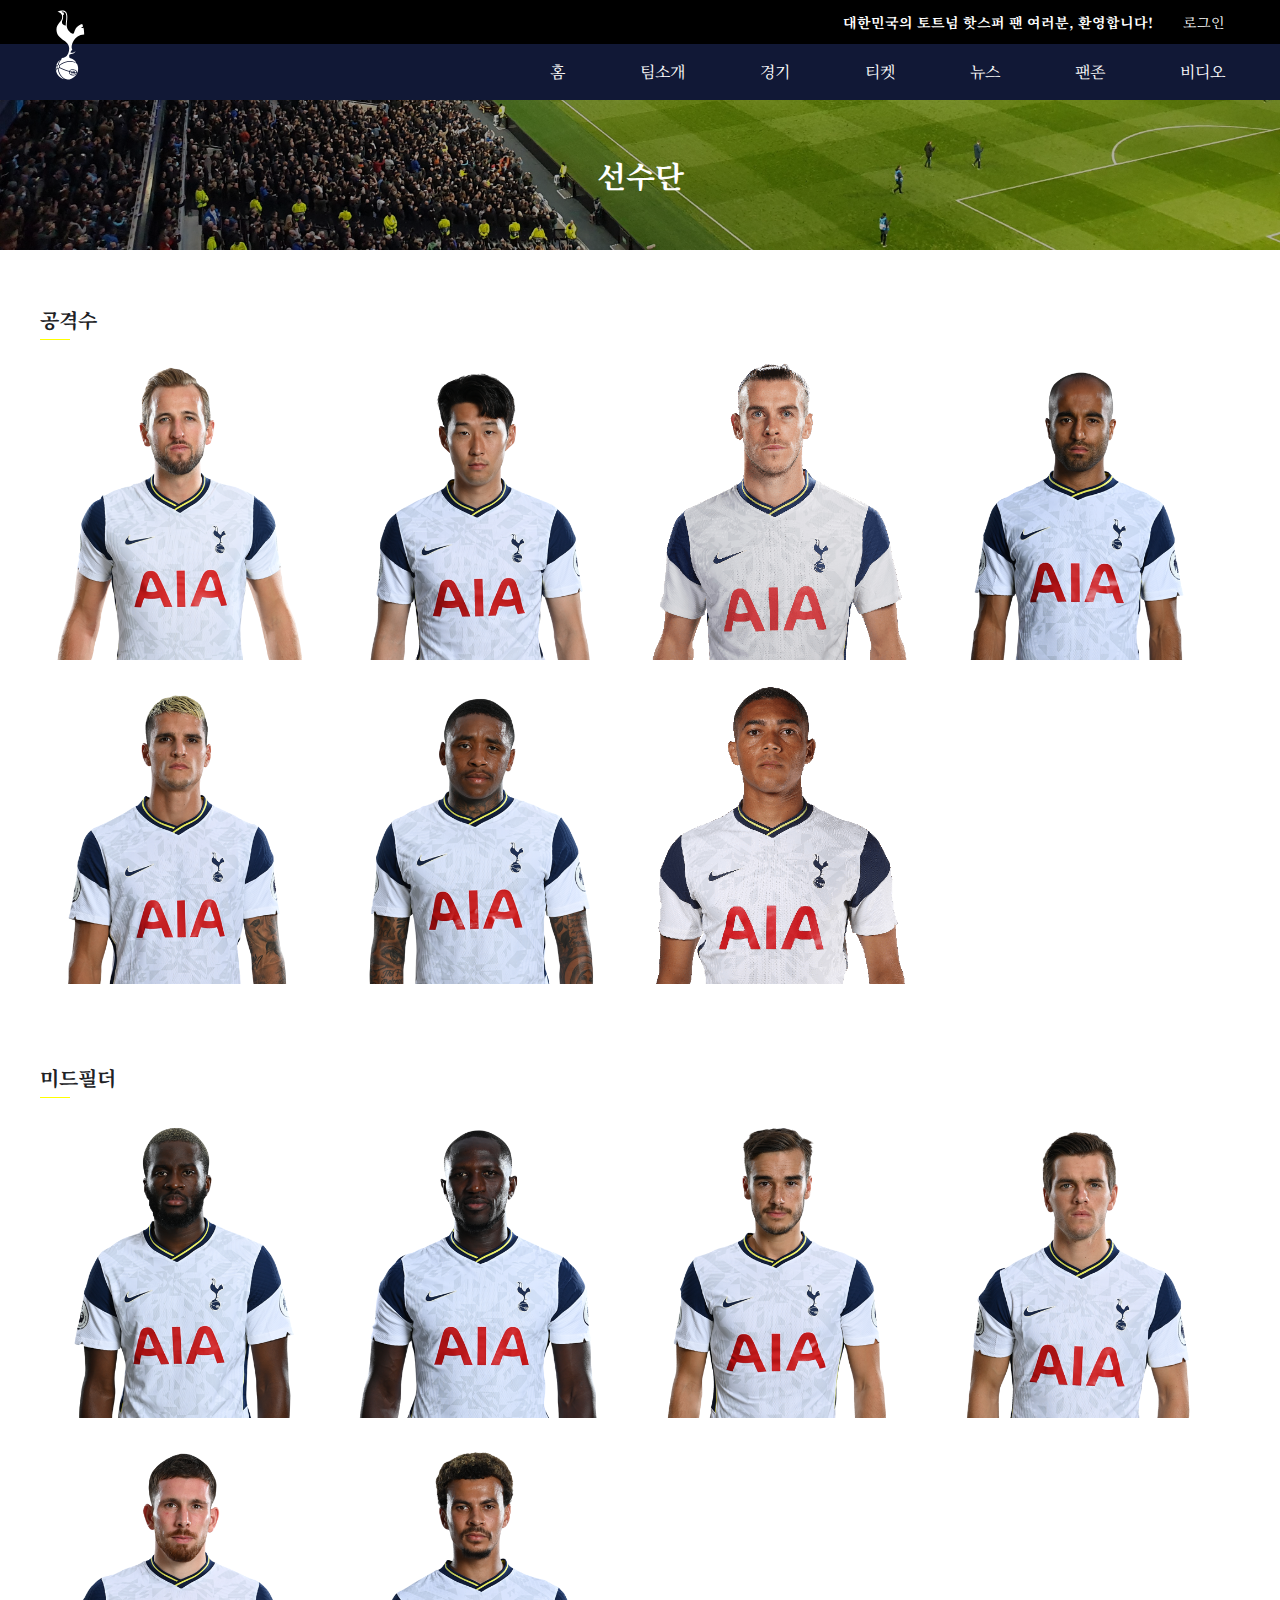
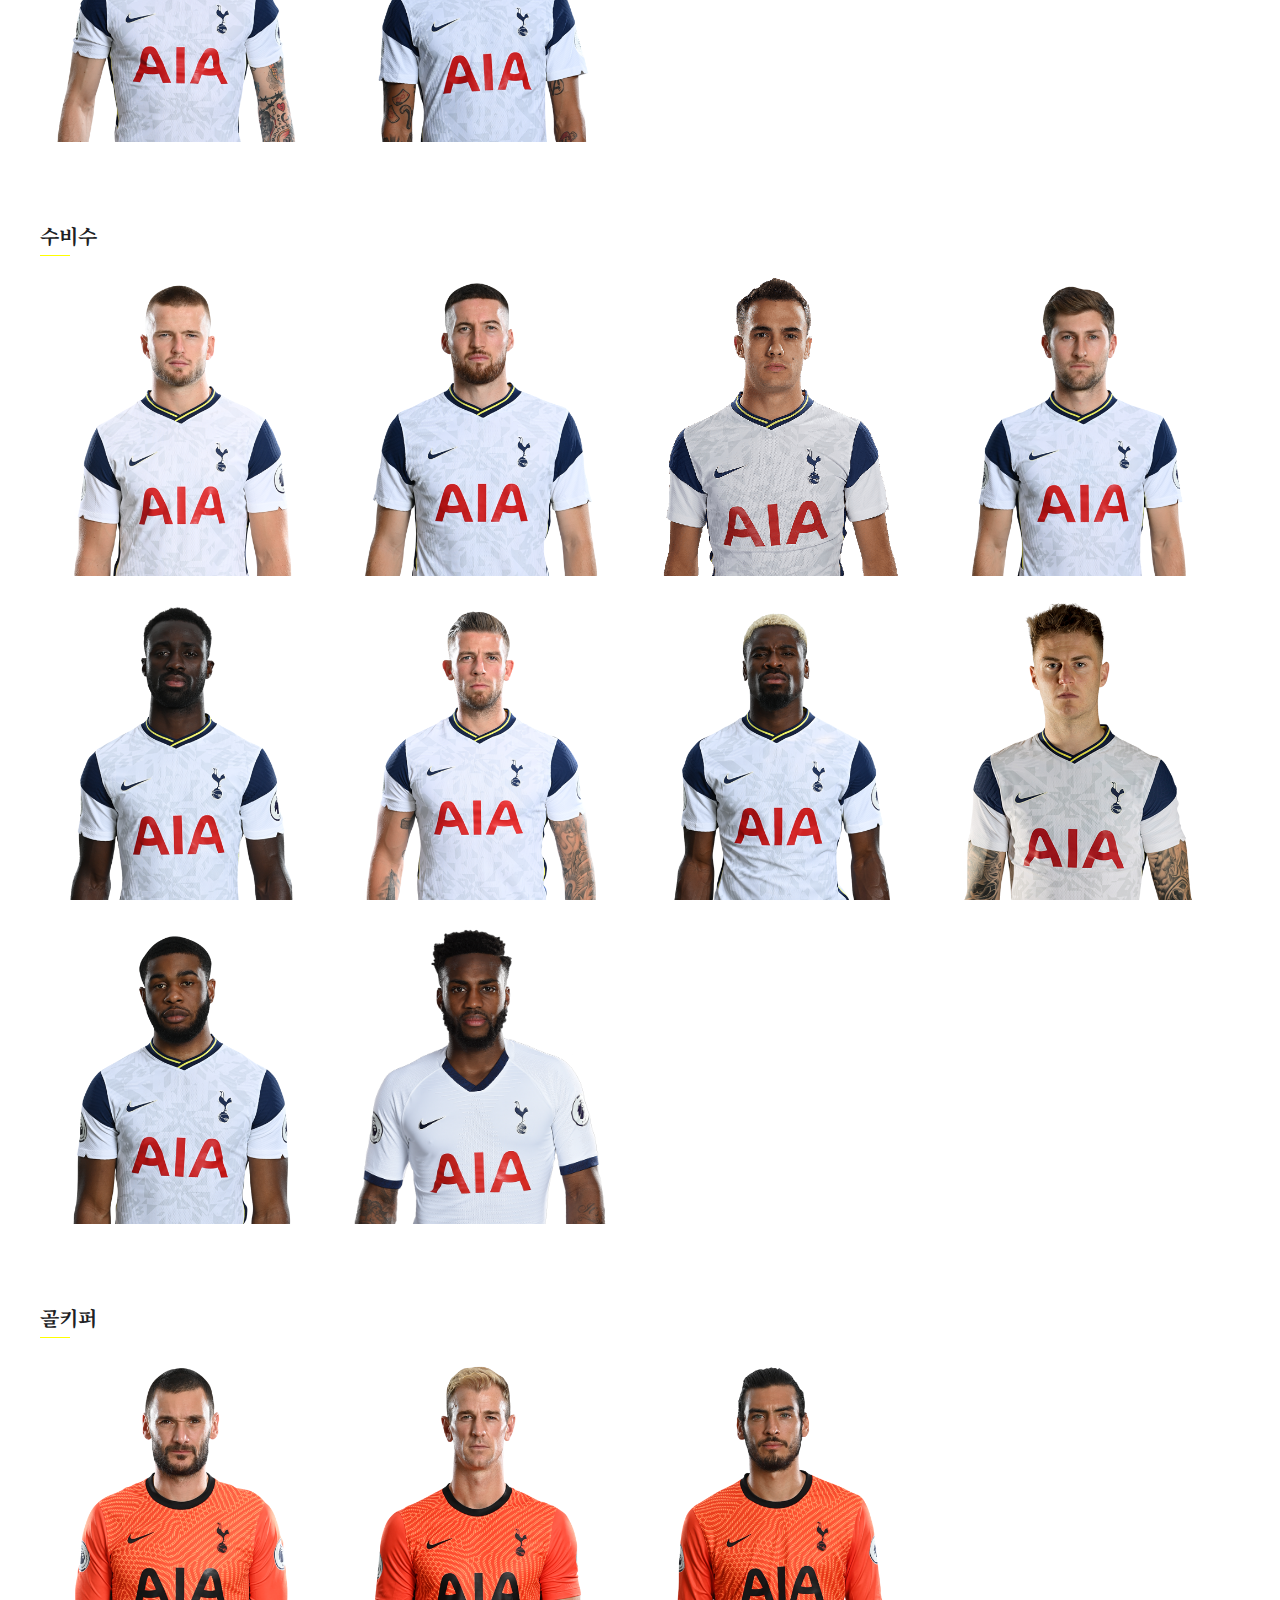
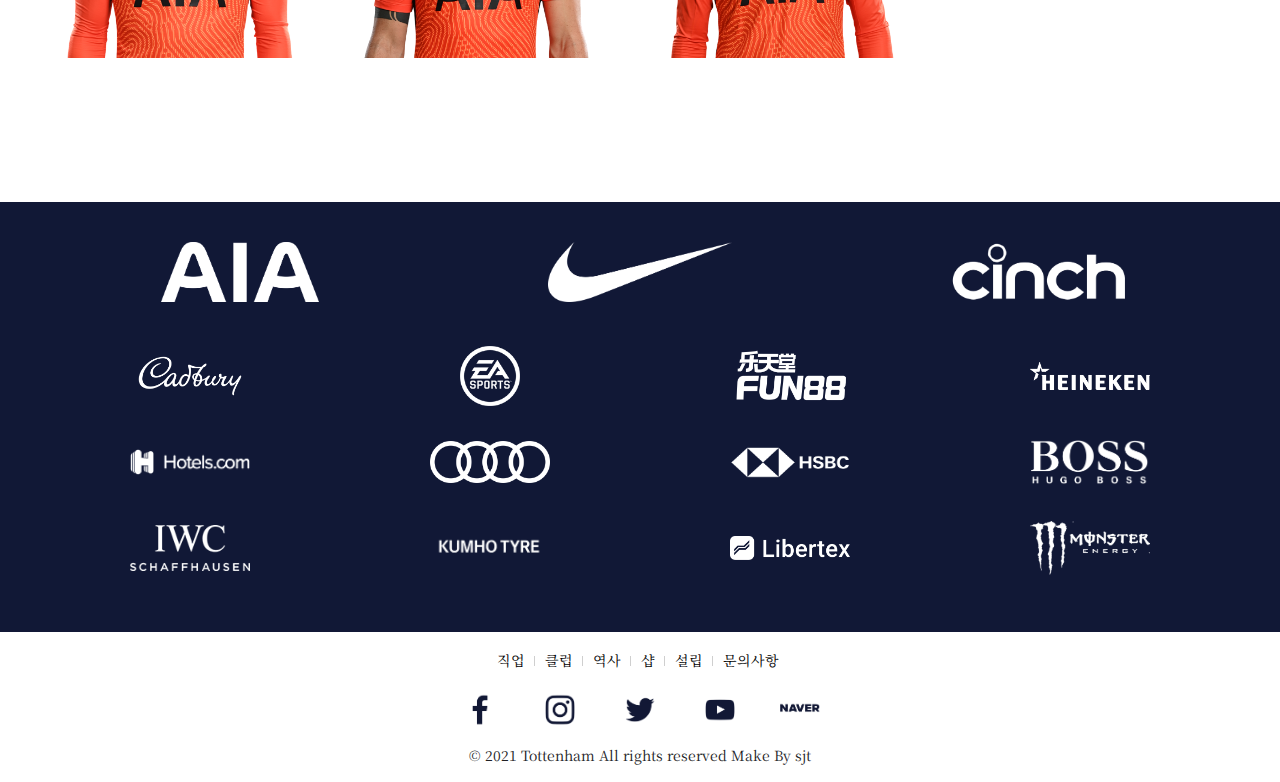
<file: sub/team.html>
<!DOCTYPE html>
<html lang="en">
<head>
    <meta charset="UTF-8">
    <meta name="viewport" content="width=device-width, initial-scale=1.0" />
    <title>팀소개 - 선수들</title>
    <link rel="icon" href="../img/토트넘파비콘.ico">
    <link rel="stylesheet" href="../css/reset.css">
    <!--fontawesome-->
    <link rel="stylesheet" href="../css/font-awesome.css">
    <!--swiper-->
    <link rel="stylesheet" href="https://unpkg.com/swiper/swiper-bundle.min.css" />
    <link rel="stylesheet" href="../css/common.css">
    <link rel="stylesheet" href="../css/team.css">
    
    <script src="../js/jquery-3.5.1.min.js"></script>
    <!--swiper js-->
    <script src="https://unpkg.com/swiper/swiper-bundle.min.js"></script>
    <script src="../js/main.js"></script>
</head>
<body>
    <header>
        <div class="header_top">
            <div class="container">
                <div class="header_top_group">
                    <h1 class="logo">
                        <a href="../index.html">
                            <svg version="1.1" id="Layer_1" xmlns="http://www.w3.org/2000/svg" xmlns:xlink="http://www.w3.org/1999/xlink" x="0px" y="0px" viewBox="0 0 63.5 154.7" style="enable-background:new 0 0 63.5 154.7;" xml:space="preserve">
                                <g>
                                    <path style="fill:#ffffff" d="M7.8,116.5c-0.3-0.1-0.9-0.1-1.6,0.6c-1,1.1-1.5,2.5-1.4,4.3c0,0.5,0.1,0.7,0.2,1.1c0.2,0.6,0.8,1.1,1.2,1.1
		c0.5,0.1,1-0.2,1.5-0.8c1.1-1.3,1.6-3.7,1.1-5.2C8.6,117,8.2,116.6,7.8,116.5" />
                                    <path style="fill:#ffffff" d="M31.4,134.1c0.6,1.2,1.5,1.9,2.3,2.1c0.9,0.3,3.5,0.8,5.5,1.1c2.3,0.2,4.1-1,5.1-3.5c-0.8,0-1.6-0.1-2.4-0.2
		c-0.2,0.5-0.4,1-0.6,1.5c-0.2,0.3-0.6,0.5-1,0.3c-0.3-0.2-0.5-0.6-0.3-1c0.2-0.3,0.3-0.6,0.4-1c-0.4-0.1-0.9-0.2-1.3-0.2
		c-0.2,0.6-0.3,1.1-0.5,1.6c-0.2,0.4-0.6,0.5-0.9,0.4c-0.4-0.2-0.5-0.6-0.4-0.9c0.1-0.3,0.3-0.8,0.4-1.3c-0.2,0-0.5-0.1-0.7-0.2
		c-0.2-0.1-0.5-0.1-0.7-0.2c-0.1,0.4-0.3,0.8-0.5,1.3c-0.2,0.4-0.6,0.5-0.9,0.4c-0.4-0.2-0.5-0.6-0.4-0.9c0.2-0.4,0.3-0.7,0.4-1.1
		c-1.2-0.3-2.5-0.6-3.7-1C30.9,132.4,31.1,133.4,31.4,134.1" />
                                    <path style="fill:#ffffff" d="M44.8,132.4c0.3-1.4,0-2.4-0.4-3c-0.4-0.8-1.2-1.3-2-1.5l-0.9-0.2c-0.8-0.2-2.1-0.4-4-0.9
		c-2.5-0.6-4.7,0.5-5.9,3c1.2,0.3,2.4,0.7,3.6,1c0.2-0.9,0.2-1.5,0.2-1.5c0-0.4,0.4-0.7,0.8-0.7c0.4,0,0.7,0.4,0.7,0.7
		c0,0.1,0,0.8-0.3,1.8c0.2,0.1,0.5,0.1,0.7,0.2c0.2,0.1,0.5,0.1,0.7,0.2c0.2-1,0.3-1.8,0.3-1.9c0.1-0.4,0.4-0.7,0.8-0.6
		c0.4,0.1,0.7,0.4,0.6,0.8c0,0.1-0.1,0.9-0.4,1.9c0.5,0.1,0.9,0.2,1.4,0.2c0.2-0.9,0.2-1.5,0.2-1.6c0-0.4,0.4-0.7,0.8-0.7
		c0.4,0,0.7,0.3,0.7,0.7c0,0.1,0,0.8-0.2,1.7C43.2,132.3,44.1,132.3,44.8,132.4" />
                                    <path style="fill:#ffffff" d="M49,123.4c-0.1-2.6-0.6-5-1.5-7.3c-1.1-2.8-4.7-4.8-9.5-5.9c-8.9-2-20.5,1.3-27.9,7.4c0.3,1.1,0.2,2.5-0.2,3.7
		c5.3,2.8,13.1,5.9,20.4,8.1c1.7-3.9,5-4.6,7.6-4c1.8,0.5,3,0.7,3.9,0.9l1,0.2c1.2,0.3,2.3,1.1,2.9,2.2c0.5,0.8,0.9,2,0.6,3.7
		c0.9-0.1,1.3-0.2,1.4-0.3C48.6,129.4,49.1,126.5,49,123.4" />
                                    <path style="fill:#ffffff" d="M39.1,138.7c-2-0.2-4.7-0.7-5.8-1.1c-1.3-0.4-2.5-1.5-3.1-2.9c-0.3-0.6-0.5-1.3-0.5-2.2c0-0.5,0-1.1,0.2-1.8
		c-7.3-2.2-15.1-5.3-20.5-8.1c-0.2,0.3-0.4,0.7-0.7,0.9c-0.4,0.5-0.9,0.8-1.3,1c0.5,4.4,2.1,8.8,4.6,12.5c3.3,5,7.8,8.4,12.6,9.5
		c1.7,0.4,4,0.9,6,0.4c7.5-1.6,13.5-6.7,16.5-13.4c-0.3,0.1-0.7,0.1-1.2,0.1C44.1,138.7,40.6,138.9,39.1,138.7" />
                                    <path style="fill:#ffffff" d="M4.4,118c0.2-0.5,0.5-1,0.9-1.5c0.3-0.3,0.6-0.6,0.9-0.8c0.9-4,2.7-7.6,5.4-10.3c-4,2.8-7.1,6.8-8.7,11.4
		C3.2,117.1,3.8,117.6,4.4,118" />
                                    <path style="fill:#ffffff" d="M4,119.4c-0.6-0.4-1.1-0.8-1.4-1.1c-0.6,2.2-0.9,4.6-0.8,7c0,0.5,0.1,1,0.1,1.5c0.4-1.4,1.1-2.9,2.1-4.5
		C3.7,121.4,3.7,120.4,4,119.4" />
                                    <path style="fill:#ffffff" d="M5.9,124.7c-0.5-0.1-1-0.4-1.3-0.9c-1.8,2.7-2.5,5.1-1.9,7.2c2.7,9,10.8,15.6,20.4,16.5
		C13.9,144.8,7.1,135.3,5.9,124.7" />
                                    <path style="fill:#ffffff" d="M30.1,81c0-17.6-27-17.2-27-39.5c0-13.4,12.1-16.3,12.1-26.9c0-10.1-9.8-10.4-9.8-10.4s2.5-3,9.7-3
		c7.1,0,11,3.7,11,13.4c0,14.5-5.2,21.7,5.9,32.7c0.8,0.8,3.1,3.1,6.1,3.1c4.5,0,0.8-15.1,19.4-20.9c0,0,1.1,1.7,2.1,5.4
		c-1.1,0.5-4.3,2.2-4.1,2.9c0.2,0.8,4.3-0.1,4.8-0.2c0.8,3.5,1.5,8.3,1.5,14.4c-21.7,0-29.9,26.3-25,31.1c0,0-2.4,3.2-4.4,7.1
		c0,0,0.8,0.5,2.8,0.5c2.1,0,6-1.1,7.5-2.6c0.3-0.3,0.7,0,0.4,0.4C37.9,96.1,30,90.6,30,97.7c0,3.8,2.1,4.3,3.3,4.7
		c5.1,1.8,9.3,5.2,12.1,9.7c-1.9-1.6-4.3-2.7-7.2-3.3c-9.1-2-21.1,1.2-28.8,7.5c-0.4-0.5-0.9-0.8-1.4-0.9c-0.1,0-0.1,0-0.2,0
		c1-4.3,3-8,5.7-10.5c0.1-6,5.1-1.7,11.2-7.7C26.7,95.3,30.1,88.9,30.1,81 M17.2,14.6c0,6.4-2.5,7.3-2.5,11.2c0,6,8.1,6.9,8.1,6.9
		c-0.1-2.6,0.2-5.3,0.5-8.2c0.3-2.9,0.7-6.2,0.7-9.9c0-10-4.3-11.4-9-11.4c-0.3,0-0.5,0-0.7,0c0,0,0.1,2,1.7,2
		c0.7,0,0.7-0.3,1.1-0.3c0.4,0,1.8,1.4,1.8,3.5c0,2.5-2.1,2.7-2.1,2.7C17.1,12.1,17.2,13.3,17.2,14.6" />
                                </g>
                            </svg>
                        </a>
                    </h1>
                    <div class="notice">
                        <h2>대한민국의 토트넘 핫스퍼 팬 여러분, 환영합니다!</h2>
                    </div>
                    <div class="login">
                        <a href="login.html">로그인</a>
                    </div>
                </div>
            </div>
        </div>
        <div class="header_bottom">
            <div class="container">
                <div class="header_bottom_group">
                    <nav>
                        <ul>
                            <li><a href="../index.html">홈</a></li>
                            <li>
                                <a href="#">팀소개</a>
                                <ul class="sub">
                                    <li><a href="coach.html">코치</a></li>
                                    <li><a href="team.html">선수들</a></li>
                                </ul>
                            </li>
                            <li>
                                <a href="#">경기</a>
                                <ul class="sub">
                                    <li><a href="result.html">경기결과</a></li>
                                </ul>
                            </li>
                            <li>
                                <a href="#">티켓</a>
                                <ul class="sub">
                                    <li><a href="hometicket.html">홈</a></li>
                                    <li><a href="awayticket.html">원정</a></li>
                                    <li><a href="seasonticket.html">시즌</a></li>
                                </ul>
                            </li>
                            <li>
                                <a href="#">뉴스</a>
                                <ul class="sub">
                                    <li><a href="latest_news.html">팀소식</a></li>
                                </ul>
                            </li>
                            <li>
                                <a href="#">팬존</a>
                                <ul class="sub">
                                    <li><a href="board.html">커뮤니티</a></li>
                                </ul>
                            </li>
                            <li>
                                <a href="video.html">비디오</a>
                            </li>
                        </ul>
                    </nav>
                    <div class="hamburger">
                        <span></span>
                        <span></span>
                        <span></span>
                    </div>
                </div>
            </div>
        </div>
        <div class="modal"></div>
    </header>
    <section id="sub_visual">
        <div class="sub_visual">
            <div class="container">
                <div class="row">
                   <div class="title">
                        <h2>선수단</h2>
                   </div>
                </div>
            </div>
        </div>
    </section>
    <section id="team">
        <div class="container">
            <div class="row">
                    <div class="attacker">
                       <h2>공격수</h2>
                       <div class="teamplayer">
                            <div class="player">
                                <div class="player_img">
                                    <img src="../img/해리케인.png" alt="해리케인">
                                </div>
                                <div class="info">
                                    <strong>해리케인</strong>
                                    <span class="number">NUM 10</span>
                                    <p>런던 , 잉글랜드</p>
                                </div>
                            </div>
                            <div class="player">
                                <div class="player_img">
                                    <img src="../img/손흥민.png" alt="손흥민">
                                </div>
                                <div class="info">
                                    <strong>손흥민</strong>
                                    <span class="number">NUM 7</span>
                                    <p>서울 , 한국</p>
                                </div>
                            </div>
                            <div class="player">
                                <div class="player_img">
                                    <img src="../img/베일.png" alt="베일">
                                </div>
                                <div class="info">
                                    <strong>가레스 베일</strong>
                                    <span class="number">NUM 9</span>
                                    <p>카디프 , 웨일즈</p>
                                </div>
                            </div>
                            <div class="player">
                                <div class="player_img">
                                    <img src="../img/모우라.png" alt="모우라">
                                </div>
                                <div class="info">
                                    <strong>루카스 모우라</strong>
                                    <span class="number">NUM 27</span>
                                    <p>상파울로 , 브라질</p>
                                </div>
                            </div>
                            <div class="player">
                                <div class="player_img">
                                    <img src="../img/라멜라.png" alt="라멜라">
                                </div>
                                <div class="info">
                                    <strong>에릭 라멜라</strong>
                                    <span class="number">NUM 11</span>
                                    <p>부에노스아이레스 , 아르헨티나</p>
                                </div>
                            </div>
                            <div class="player">
                                <div class="player_img">
                                    <img src="../img/베르바인.png" alt="베르바인">
                                </div>
                                <div class="info">
                                    <strong>베르바인</strong>
                                    <span class="number">NUM 23</span>
                                    <p>암스테르담 , 네덜란드</p>
                                </div>
                            </div>
                            <div class="player">
                                <div class="player_img">
                                    <img src="../img/비니시우스.png" alt="비니시우스">
                                </div>
                                <div class="info">
                                    <strong>비니시우스</strong>
                                    <span class="number">NUM 45</span>
                                    <p>브라질리아 , 브라질</p>
                                </div>
                            </div>
                       </div>
                    </div>
                    <div class="midfilder">
                       <h2>미드필더</h2>
                       <div class="teamplayer">
                            <div class="player">
                                <div class="player_img">
                                    <img src="../img/은돔벨레.png" alt="은돔벨레">
                                </div>
                                <div class="info">
                                    <strong>은돔벨레</strong>
                                    <span class="number">NUM 28</span>
                                    <p>롱쥬모 , 프랑스</p>
                                </div>
                            </div>
                            <div class="player">
                                <div class="player_img">
                                    <img src="../img/시소코.png" alt="시소코">
                                </div>
                                <div class="info">
                                    <strong>시소코</strong>
                                    <span class="number">NUM 17</span>
                                    <p>르블렁메닐 , 프랑스</p>
                                </div>
                            </div>
                            <div class="player">
                                <div class="player_img">
                                    <img src="../img/윙크스.png" alt="윙크스">
                                </div>
                                <div class="info">
                                    <strong>윙크스</strong>
                                    <span class="number">NUM 8</span>
                                    <p>해멀햄프스테드 , 영국</p>
                                </div>
                            </div>
                            <div class="player">
                                <div class="player_img">
                                    <img src="../img/로셀소.png" alt="로셀소">
                                </div>
                                <div class="info">
                                    <strong>로셀소</strong>
                                    <span class="number">NUM 18</span>
                                    <p>로사리오 , 아르헨티나</p>
                                </div>
                            </div>
                            <div class="player">
                                <div class="player_img">
                                    <img src="../img/호이비에르.png" alt="호이비에르">
                                </div>
                                <div class="info">
                                    <strong>호이비에르</strong>
                                    <span class="number">NUM 5</span>
                                    <p>쾨벤하운 , 덴마크</p>
                                </div>
                            </div>
                            <div class="player">
                                <div class="player_img">
                                    <img src="../img/알리.png" alt="델리알리">
                                </div>
                                <div class="info">
                                    <strong>델리알리</strong>
                                    <span class="number">NUM 20</span>
                                    <p>밀턴케인즈 , 영국</p>
                                </div>
                            </div>
                       </div>
                    </div>
                    <div class="defender">
                       <h2>수비수</h2>
                       <div class="teamplayer">
                            <div class="player">
                                <div class="player_img">
                                    <img src="../img/다이어.png" alt="다이어">
                                </div>
                                <div class="info">
                                    <strong>에릭 다이어</strong>
                                    <span class="number">NUM 15</span>
                                    <p>첼트넘 , 영국</p>
                                </div>
                            </div>
                            <div class="player">
                                <div class="player_img">
                                    <img src="../img/도허티.png" alt="도허티">
                                </div>
                                <div class="info">
                                    <strong>멧 도허티</strong>
                                    <span class="number">NUM 2</span>
                                    <p>소즈 , 아일랜드</p>
                                </div>
                            </div>
                            <div class="player">
                                <div class="player_img">
                                    <img src="../img/레길론.png" alt="레길론">
                                </div>
                                <div class="info">
                                    <strong>세르히오 레길론</strong>
                                    <span class="number">NUM 3</span>
                                    <p>마드리드 , 스페인</p>
                                </div>
                            </div>
                            <div class="player">
                                <div class="player_img">
                                    <img src="../img/밴데이비스.png" alt="밴데이비스">
                                </div>
                                <div class="info">
                                    <strong>벤 데이비스</strong>
                                    <span class="number">NUM 33</span>
                                    <p>니쓰 , 영국</p>
                                </div>
                            </div>
                            <div class="player">
                                <div class="player_img">
                                    <img src="../img/산체스.png" alt="산체스">
                                </div>
                                <div class="info">
                                    <strong>다빈손 산체스</strong>
                                    <span class="number">NUM 6</span>
                                    <p>칼토 , 콜롬비아</p>
                                </div>
                            </div>
                            <div class="player">
                                <div class="player_img">
                                    <img src="../img/알더베이럴트.png" alt="알더베이럴트">
                                </div>
                                <div class="info">
                                    <strong>알더베이럴트</strong>
                                    <span class="number">NUM 4</span>
                                    <p>안트베르펜 윌리크 , 벨기에</p>
                                </div>
                            </div>
                            <div class="player">
                                <div class="player_img">
                                    <img src="../img/오리에.png" alt="오리에">
                                </div>
                                <div class="info">
                                    <strong>서지 오리에</strong>
                                    <span class="number">NUM 24</span>
                                    <p>오라가히오 , 프랑스</p>
                                </div>
                            </div>
                            <div class="player">
                                <div class="player_img">
                                    <img src="../img/조로든.png" alt="조로든">
                                </div>
                                <div class="info">
                                    <strong>조로든</strong>
                                    <span class="number">NUM 14</span>
                                    <p>란지펠라치 , 영국</p>
                                </div>
                            </div>
                            <div class="player">
                                <div class="player_img">
                                    <img src="../img/탕강가.png" alt="탕강가">
                                </div>
                                <div class="info">
                                    <strong>자페 탕강가</strong>
                                    <span class="number">NUM 25</span>
                                    <p>헤크니 , 영국</p>
                                </div>
                            </div>
                            <div class="player">
                                <div class="player_img">
                                    <img src="../img/대니로즈.png" alt="대니로즈">
                                </div>
                                <div class="info">
                                    <strong>대니로즈</strong>
                                    <span class="number">Under 23</span>
                                    <p>돈커스터 , 영국</p>
                                </div>
                            </div>
                       </div>
                    </div>
                    <div class="goalkeeper">
                       <h2>골키퍼</h2>
                       <div class="teamplayer">
                            <div class="player">
                                <div class="player_img">
                                    <img src="../img/요리스.png" alt="요리스">
                                </div>
                                <div class="info">
                                    <strong>요리스</strong>
                                    <span class="number">NUM 1</span>
                                    <p>니스 , 프랑스</p>
                                </div>
                            </div>
                            <div class="player">
                                <div class="player_img">
                                    <img src="../img/조하트.png" alt="조하트">
                                </div>
                                <div class="info">
                                    <strong>조하트</strong>
                                    <span class="number">NUM 12</span>
                                    <p>슈주르베리 , 영국</p>
                                </div>
                            </div>
                            <div class="player">
                                <div class="player_img">
                                    <img src="../img/가자니가.png" alt="가자니가">
                                </div>
                                <div class="info">
                                    <strong>파울로 가자니가</strong>
                                    <span class="number">NUM 22</span>
                                    <p>머피 , 아르헨티나</p>
                                </div>
                            </div>
                       </div>
                    </div>
                </div>
            </div>
    </section>
    <footer>
        <div class="footer_top">
            <div class="container">
                <ul class="main_spon">
                    <li><a href="#"><img src="../img/aia-logo.png" alt="aia"></a></li>
                    <li><a href="#"><img src="../img/nike.png" alt="나이키"></a></li>
                    <li><a href="#"><img src="../img/cinch.png" alt="신치"></a></li>
                </ul>
                <ul class="sub_spon">
                    <li><a href="#"><img src="../img/Cadbury.png" alt="로고"></a></li>
                    <li><a href="#"><img src="../img/easports.png" alt="로고"></a></li>
                    <li><a href="#"><img src="../img/fun.png" alt="로고"></a></li>
                    <li><a href="#"><img src="../img/heineken.png" alt="로고"></a></li>
                    <li><a href="#"><img src="../img/hotels.png" alt="로고"></a></li>
                    <li><a href="#"><img src="../img/audi.png" alt="로고"></a></li>
                    <li><a href="#"><img src="../img/HSBC-logo.png" alt="로고"></a></li>
                    <li><a href="#"><img src="../img/hugo-boss.png" alt="로고"></a></li>
                    <li><a href="#"><img src="../img/iwc.png" alt="로고"></a></li>
                    <li><a href="#"><img src="../img/kumho.png" alt="로고"></a></li>
                    <li><a href="#"><img src="../img/libertex.png" alt="로고"></a></li>
                    <li><a href="#"><img src="../img/monster-energy.png" alt="로고"></a></li>
                </ul>
            </div>
        </div>
        <div class="footer_bottom">
            <div class="container">
                <div class="row">
                    <ul class="policy">
                        <li><a href="#">직업</a></li>
                        <li><a href="#">클럽</a></li>
                        <li><a href="#">역사</a></li>
                        <li><a href="#">샵</a></li>
                        <li><a href="#">설립</a></li>
                        <li><a href="#">문의사항</a></li>
                    </ul>
                    <ul class="club_sns">
                        <li><a href="#"><img src="../img/facebook.png" alt="페이스북"></a></li>
                        <li><a href="#"><img src="../img/instagram.png" alt="인스타그램"></a></li>
                        <li><a href="#"><img src="../img/twitter.png" alt="트위터"></a></li>
                        <li><a href="#"><img src="../img/youtube.png" alt="유투브"></a></li>
                        <li><a href="#"><img src="../img/naver.png" alt="네이버"></a></li>
                    </ul>
                    <p>© 2021 Tottenham All rights reserved Make By sjt</p>
                </div>
            </div>
        </div>
    </footer>
</body>
</html>
</file>
<file: css/common.css>
.container{
    width: 1200px;
    margin:0 auto;
}


/* 전체 */
header {
    background-color: #111836;
    color: #fff;
    position: fixed;
    left: 0;
    top: 0;
    width: 100%;
    z-index: 3;
}

/* 헤더 */
.header_top {
    background-color: #000;
    position: relative;
    z-index: 5;
}

.header_top_group {
    display: flex;
    justify-content: flex-end;
    position: relative;
}

.header_top .logo {
    position: absolute;
    left: 15px;
    top: 10px;
    width: 30px;
    z-index: 5;
}

.header_top .logo > a {
    display: block;
    height: 100%;
}

.header_top_group h2 {
    font-size: 14px;
    padding: 15px;
}

.header_top_group .login > a {
    display: block;
    padding: 15px;
    font-size: 14px;
    transition: all 0.3s ease;
}

.header_top_group .login > a:hover {
    color: #e0e721;
}

.header_bottom {
    background-color: #111836;
}


.header_bottom_group {
    display: flex;
    justify-content: space-between;
    position: relative;
    z-index: 4;
}


.header_bottom nav {
    width: 100%;
}

.header_bottom nav > ul {
    display: flex;
    justify-content: flex-end;
}


.header_bottom nav > ul > li {
    margin: 0 15px;
    position: relative;
}

.header_bottom nav > ul > li > a {
    display: block;
    padding: 20px 0 20px 45px;

}


.header_bottom nav ul .sub {
    position: absolute;
    left: 0;
    top: 56px;
    width: 66px;
    width: 100%;
    margin-left: 30%;
    box-sizing: border-box;
    opacity: 0;

}

.header_bottom nav > ul > li:last-child .sub {
    width: 100%;
}

.header_bottom nav ul .sub li {
    text-align: center;
    box-sizing: border-box;
}

.header_bottom nav ul .sub li:hover a {
    color: #e0e721;
}

.header_bottom nav ul .sub li a {
    display: block;
    padding: 10px 0;
    font-size: 14px;
    transition: all 0.3s ease;
}

.header_bottom .hamburger {
    display: none;
}

header .modal {
    display: none;
    position: fixed;
    left: 0;
    top: 0;
    width: 100%;
    height: 100%;
}

header .modal.active {
    display: block;
    z-index: 3;
}

/* footer*/
footer{
    padding-top: 60px;
}

.footer_top{
    background-color: #111836;
    padding: 40px 0;
    box-sizing: border-box;
}

.footer_top .main_spon{
    display: flex;
    justify-content: space-around;
    margin-bottom: 30px;
}

.footer_top .main_spon li{
    width:33.33%;
    text-align: center;
}

.footer_top .main_spon li a{
    display: inline-block;
    width: 190px;
    height: 60px;
}

.footer_top .main_spon li a img{
    width: 100%;
    height: 100%;
    object-fit: contain;
}

.footer_top .sub_spon{
    display: flex;
    flex-wrap: wrap;
    justify-content: space-between;
}

.footer_top .sub_spon li{
    width:23%;
    margin: 1%;
    text-align: center;
}

.footer_top .sub_spon li a{
    display: inline-block;
    width: 120px;
    height: 60px;
}

.footer_top .sub_spon li a img{
    width: 100%;
    height: 100%;
    object-fit: contain;    
}

.footer_bottom{
    padding: 20px 0;
    box-sizing: border-box;
    text-align: center;
}

.footer_bottom .policy{
    margin-bottom: 20px;
}

.footer_bottom .policy li{
    display: inline-block;
    padding:0 10px;
    color:#000;
    position: relative;
    font-size:14px;
    margin-left: -4px;
    transition: all 0.3s ease;
}

.footer_bottom .policy li:hover{
    color: #e0e721;
}

.footer_bottom .policy li a{
    display: block;
}

.footer_bottom .policy li:last-child:after{
    content:none;
}

.footer_bottom .policy li:after{
    content:'';
    width: 1px;
    height: 10px;
    background-color: #cfcfcf;
    position: absolute;
    right:0;
    top:3px;
}


.footer_bottom .club_sns{
    display: flex;
    justify-content:center;
    align-items: center;
}

.footer_bottom .club_sns li{
    width:40px;
    height: 40px;
    margin:0 20px;
}


.footer_bottom .club_sns li a{
    display: inline-block;
    transform: scale(1);
    transition: all 0.3s ease;
}

.footer_bottom .club_sns li:hover a{
    transform: scale(1.15);
}

.footer_bottom .club_sns li a img{
    width: 100%;
    height: 100%;
    object-fit: cover;
}


.footer_bottom p{
    margin-top:20px;
    font-size:14px;
}


@media (max-width:1220px) {
    .container {
        width: 100%;
    }
    
    .row{
        padding:  0 15px;
    }
    
}


@media (max-width:960px) {
    .header_top {
        display: block;

    }

    .header_top .logo {
        position: absolute;
        left: 15px;
        top: 54px;
        width: 20px;
    }

    .header_bottom_group {
        display: flex;
        justify-content: flex-end;
    }
        
    .header_bottom_group nav {
        display: none;
        position: absolute;
        left: 0;
        top: 70px;
        width: 100%;
        height:46vh;
        overflow: auto;

    }
    .header_bottom_group nav::-webkit-scrollbar { 
          display: none;
    }
    



    .header_bottom_group nav ul {
        display: flex;
        flex-direction: column;
        justify-content: center;
        align-items: center;
        background-color: #111836;
    }

    .header_bottom nav > ul > li {
        width: 100%;
        text-align: center;
        border-bottom: 1px dashed #fff;
    }

    .header_bottom nav > ul > li:first-child {
        border-top: 1px dashed #fff;
    }

    .header_bottom nav > ul > li > a {
        padding: 15px;
    }

    .header_bottom nav > ul > li:hover a + .sub {
        display: flex;
        opacity: 1;
    }

    .header_bottom nav ul .sub {
        position: static;
        width: 100%;
        margin-left: 0;
        display: flex;
        flex-direction: column;
        align-items: flex-start;
        justify-content: center;
        display: none;
        opacity: 0;
        transition: all 0.3s ease;
    }

    .header_bottom nav ul .sub li {
        width: 100%;
        text-align: left;
        transition: all 0.3s ease;
    }

    .header_bottom nav ul .sub li:hover a {
        background-color: #e0e721;
        color: #202124;
        font-weight: bold;
    }

    .header_bottom nav ul .sub li a {
        padding: 10px;

    }

    .header_bottom .hamburger {
        width: 30px;
        height: 30px;
        padding: 20px 15px 20px 15px;
        display: block;
        line-height: 70px;
        transition: all 0.3s ease;
    }

    .header_bottom .hamburger.active {
        position: relative;
        width: 5px;
    }

    .header_bottom .hamburger span {
        display: block;
        width: 100%;
        height: 4px;
        background-color: #fff;
        transition: all 0.3s ease;
    }

    .header_bottom .hamburger span:nth-child(1) {
        margin-top: 5px;
    }

    .header_bottom .hamburger.active span:nth-child(1) {
        position: absolute;
        left: -15px;
        top: 34px;
        transform: rotate(45deg);
        margin: 0;
    }

    .header_bottom .hamburger span:nth-child(2) {
        margin: 4px 0;
    }

    .header_bottom .hamburger.active span:nth-child(2) {
        display: none;
    }

    .header_bottom .hamburger span:nth-child(3) {
        margin-bottom: 5px;
    }

    .header_bottom .hamburger.active span:nth-child(3) {
        position: absolute;
        right: 15px;
        top: 34px;
        transform: rotate(-45deg);
        margin: 0;
    }
}


@media (max-width:768px) {
    .header_bottom nav > ul > li > a {
        font-size: 14px;
    }

    .header_bottom nav > ul > li .sub li a {
        font-size: 12px;
    }
    
    
    .header_bottom_group nav {
        height: 43vh;
    }
    
    /* footer */
    .footer_top .main_spon li a{
        width: 120px;
        height: 60px;
    }
    
    .footer_top .sub_spon li a{
        width: 100px;
        height: 50px;
    }
}

@media(max-width:600px) {
    .header_top_group h2 {
        font-size: 12px;
    }

    .header_top_group .login > a {
        font-size: 12px;
    }

    
      /* footer */
    footer{
        padding-top: 0;
    }
    .footer_top{
        padding: 15px;
    }
    .footer_top .main_spon{
        margin-bottom: 20px;
    }
    .footer_top .main_spon li a{
        width: 90px;
        height: 40px;
    }
    
    .footer_top .sub_spon li{
        width:31.33%;
    }
    
    .footer_top .sub_spon li a{
        width: 70px;
        height: 40px;
    }
    
    .footer_bottom{
        padding:30px 0 30px 0;
    }
    .footer_bottom .club_sns li{
        width: 30px;
        height: 30px;
        margin:0 10px;
    }
    
    .footer_bottom p{
        font-size:12px;
    }
}
</file>
<file: css/ticket.css>
#sub_visual{
    position: relative;
    top:100px;
    height: 150px;
}

.sub_visual{
    height: 100%;
    background:url(../img/ticket.jpg) no-repeat;
    background-size:cover;
    background-position: center;
    position: relative;
}

.sub_visual:before{
    content:'';
    position: absolute;
    left:0;
    bottom:0;
    width: 100%;
    height: 100%;
    background-color: rgba(0,0,0,0.3);
}



.sub_visual .title{
    width: 100%;
   height: 150px;
   display: flex;
   justify-content: center;
   align-items: center;
   color:#fff;
    text-align: center;
    position: relative;
    z-index: 1;
}

.sub_visual .title h2{
    width: 100%;
    font-size:30px;
}


/* tickey */

#ticket{
    padding-top: 160px;
}

#ticket .ticket_all h2{
    text-align: center;
    margin:20px 0;
}

#ticket .ticket_all h2:first-child{
    margin-top: 0;
}

#ticket .ticketing{
    display: flex;
    justify-content: center;
    align-items: center;
    margin-bottom: 20px;
}

#ticket .ticketing:last-child{
    margin-bottom: 0;
}

#ticket .ticketing .ticket_box{
    display: flex;
    flex-direction: column;
    align-items: center;
    justify-content: center;
    width:23%;
    margin:2%;
    background-color: #eef0f1;
    padding-top:15px;
    box-sizing: border-box;
    border-radius:0 40px 0 0;
    min-width: 226px;
    position: relative;
}

#ticket .ticketing .ticket_box:before{
    content:'H';
    position: absolute;
    left:0;
    top:0;
    width: 20px;
    height: 20px;
    line-height: 20px;
    text-align: center;
    color:#fff;
    background-color:#111836;
}

#ticket .ticketing .ticket_box.away:before{
    content:'A';
    position: absolute;
    left:0;
    top:0;
    width: 20px;
    height: 20px;
    line-height: 20px;
    text-align: center;
    color:#fff;
    background-color:skyblue;
}


#ticket .ticketing .ticket_box .day{
    font-size:14px;
}

#ticket .ticketing .ticket_box strong{
    display: block;
    margin: 10px 0;
}

#ticket .ticketing .ticket_box .opponent{
    display: flex;
    justify-content: center;
    align-items: center;
    text-align: center;
    margin:20px 0;
}

#ticket .ticketing .ticket_box .opponent img{
    width: 60px;
    height: 60px;
    object-fit: cover;
}

#ticket .ticketing .ticket_box .opponent>span{
    margin:0 10px;
}


#ticket .ticketing .ticket_box .opponent .team_n{
    display: block;
    margin-top: 5px;
    font-size:14px;
}

#ticket .ticketing .ticket_box p{
    font-size:16px;
}

#ticket .ticketing .ticket_box .ticket_buy{
    display: block;
    margin-top: 20px;
    width: 100%;
    text-align: center;
    background-color:#111836;
    color:#fff;
    padding: 10px;
    box-sizing: border-box;
    font-size:14px;
    transition: all 0.3s ease;
}

#ticket .ticketing .ticket_box .ticket_buy:hover{
   color:#e0e721;
}

@media (max-width:960px){
    #sub_visual{
        top:112px;
    }
    #ticket .ticketing{
        flex-wrap: wrap;
    }
}


@media (max-width:600px){
    #ticket{
        padding-bottom: 60px;
    }
    #ticket .ticketing .ticket_box{
        width: 100%;
        margin:15px;
    }
}
</file>
<file: css/board.css>
#sub_visual{
    position: relative;
    top:100px;
    height: 150px;
}

.sub_visual{
    height: 100%;
    background:url(../img/fans.jpg) no-repeat;
    background-size:cover;
    background-position:bottom;
    position: relative;
}

.sub_visual:before{
    content:'';
    position: absolute;
    left:0;
    bottom:0;
    width: 100%;
    height: 100%;
    background-color: rgba(0,0,0,0.3);
}

.sub_visual .title{
    width: 100%;
   height: 150px;
   display: flex;
   justify-content: center;
   align-items: center;
   color:#fff;
    text-align: center;
    position: relative;
    z-index: 1;
}

.sub_visual .title h2{
    width: 100%;
    font-size:30px;
}

/* board */

#board{
    padding-top: 160px;
}

.board{
    display: flex;
    flex-direction: column;
}

.board .board_img{
    height: 500px;
    width: 100%;
}

.board .board_img img{
    width: 100%;
    height: 100%;
    object-fit: cover;
}

.board .cheer_txt{
    background-color: #111836;
    color:#fff;
    font-size:50px;
    padding: 15px;
    box-sizing: border-box;
    text-align: center;
    margin-bottom: 50px;
}

.board .board_form{
    width: 900px;
    margin:0 auto;
    text-align: center;
    margin-bottom: 30px;
}

.board .board_form select{
    border:1px solid #cfcfcf;
    width: 120px;
    outline: none;
    padding: 10px;
    box-sizing: border-box;
    margin-right: 10px;
}

.board .board_form input{
    border:1px solid #cfcfcf;
    width: 200px;
    padding: 10px;
}
.board .board_form .board_search{
    background-color: black;
    color:#fff;
    width: 40px;
    height: 38px;
    margin-left: -4px;
    box-sizing: border-box;
    vertical-align: middle;
    cursor: pointer;
    transition: all 0.3s ease;
}

.board .board_form .board_search:hover{
    color:#e0e721;
}

.board .board_form .free_board{
    margin-top:30px;
}

.board .board_form .free_board table{
    border-collapse: collapse;
    width: 100%;
    text-align: center;
    border:1px solid #cfcfcf;
    box-sizing: border-box;
}

.board .board_form .free_board th{
    background-color:#111836;
    color:#fff;
    padding: 15px;
    font-size:16px;
}

.board .board_form .free_board td{
    padding: 15px;
    border-bottom: 1px solid #cfcfcf;
    box-sizing: border-box;
    font-size:14px;
}


.board .board_form .free_board td a{
    display: block;
}

.board .board_form  .board_write{
   float:right;
    margin-top: 30px;
    width: 150px;
    height: 40px;
    line-height: 40px;
    text-align: center;
    background-color:#111836;
    color:#fff;
    cursor: pointer;
    transition: all 0.3s ease;
    font-size:14px;
}

.board .board_form .board_write:hover{
    color:#e0e721; 
}

.board .pager{
    width: 900px;
    margin: 0 auto;
    padding-top: 30px;
    display: flex;
    flex-direction: row;
    justify-content: center;
    align-items: center;
}

.board .pager a{
margin-left: 10px;
}

.board .pager a.double_left{
    margin-left: 0;
    width: 30px;
    height: 30px;
    background-color:#111836;
    color:#fff;
    line-height: 30px;
    text-align: center;
}

.board .pager a.one_left{
    width: 30px;
    height: 30px;
    background-color:#111836;
    color:#fff;
    line-height: 30px;
    text-align: center;
}

.board .pager a.one_right{
    width: 30px;
    height: 30px;
    background-color:#111836;
    color:#fff;
    line-height: 30px;
    text-align: center; 
}

.board .pager a.double_right{
    width: 30px;
    height: 30px;
    background-color:#111836;
    color:#fff;
    line-height: 30px;
    text-align: center; 
}


.board .pager ul li{
    display: inline-block;
}

.board .pager ul li:hover a{
    text-decoration: underline;
}

.board .pager ul li a{
    display: block;
    padding: 5px;
    box-sizing: border-box;
    transition: all 0.3s ease;
    font-size:14px;
}


@media (max-width:960px){
    #sub_visual{
        top:112px;
    }
    
    .board .board_form{
        width: 100%;
    }
    
    .board .free_board{
        width: 100%;
    }
    .board .pager{
        width: 100%;
    }
}

@media (max-width:768px){
 
}

@media (max-width:600px){
    footer{
        padding-top: 60px;
    }
    
    .board .cheer_txt{
        font-size:40px;
    }
    
    .board .board_form input{
        width: 150px;
    }
    .board .board_form select{
        font-size:12px;
    }
    .board .board_form .board_search{
        font-size:12px;
    }
     .board .board_form .free_board th{
        font-size:12px;
        padding: 15px 4px 15px 4px;
    }
    
    .board .board_form .free_board td{
        padding: 15px 4px 15px 4px;
        font-size:12px;
    }
    
    .board .board_form .board_write{
        float:none;
        font-size:12px;
        width: 110px;
        height: 30px;
        line-height: 30px;
    }
    .board .pager ul li a{
        font-size:12px;
    }
    .board .pager ul li:nth-child(7){
        display: none;
    }
    
    .board .pager ul li:nth-child(8){
        display: none;
    }
    .board .pager ul li:nth-child(9){
        display: none;
    }
    .board .pager ul li:nth-child(10){
        display: none;
    }
}
</file>
<file: css/team.css>
#sub_visual{
    position: relative;
    top:100px;
    height: 150px;
}

.sub_visual{
    height: 100%;
    background:url(../img/team.jpg) no-repeat;
    background-size:cover;
    background-position: bottom;
    position: relative;
}

.sub_visual:before{
    content:'';
    position: absolute;
    left:0;
    bottom:0;
    width: 100%;
    height: 100%;
    background-color: rgba(0,0,0,0.3);
}

.sub_visual .title{
    width: 100%;
   height: 150px;
   display: flex;
   justify-content: center;
   align-items: center;
   color:#fff;
    text-align: center;
    position: relative;
    z-index: 1;
}

.sub_visual .title h2{
    width: 100%;
    font-size:30px;
}

#team{
    padding-top: 160px;
}

#team .attacker{
    padding-bottom: 60px;
}


#team .midfilder{
    padding-bottom: 60px;
}

#team .defender{
    padding-bottom: 60px;
}

#team .goalkeeper{
    padding-bottom: 60px;
}




#team h2{
    display: inline-block;
    font-size:20px;
    position: relative;
    margin-bottom: 30px;
}

#team h2:before{
    content:'';
    position: absolute;
    left:0;
    bottom: -10px;
    width: 30px;
    height: 1px;
    background-color: yellow;
}

.teamplayer{
    display: flex;
    flex-direction: row;
    flex-wrap: wrap;
    justify-content:flex-start;
}

.teamplayer .player{
    width:23%;
    margin-right: 2%;
    margin-bottom: 2%;
    display: flex;
    flex-direction: column;
    position: relative;
}


.teamplayer .player .player_img{
    width: 100%;
    height: 300px;
}

.teamplayer .player .player_img:hover + .info{
        opacity: 1;
}

.teamplayer .player .player_img img{
    width: 100%;
    height: 100%;
    object-fit: cover;
}

.teamplayer .player .info{
    opacity: 0;
    position: absolute;
    left:0;
    bottom:0;
    width:100%;
    height:25%;
    background-color:rgba(0,0,0,0.8);
    color:#fff;
    display: flex;
    flex-direction: column;
    justify-content: center;
    align-items: center;
    transition: all 0.3s ease;
}

.teamplayer .player .info strong{
    font-size:16px;
}

.teamplayer .player .info .number{
    display: block;
    margin:10px 0;
    font-size:14px;
}

.teamplayer .player .info p{
    font-size:12px;
}

@media (max-width:1200px){
    .teamplayer{
        justify-content:space-around;
    }
    
    .teamplayer .player{
        min-width: 276px; 
    }
}


@media (max-width:960px){
    #sub_visual{
        top:112px;
    }
}

@media (max-width:600px){
     .teamplayer{
        justify-content:center;
    }
    
    .teamplayer .player{
        margin-right: 0;
        margin-bottom: 20px;
        width:70%;
    }
    
    .teamplayer .player .player_img{
        height:auto;
    }
    
    
}
</file>
<file: css/latest_news.css>
#sub_visual{
    position: relative;
    top:100px;
    height: 150px;
}

.sub_visual{
    height: 100%;
    background:url(../img/news_section.jpg) no-repeat;
    background-size:cover;
    background-position:center;
    position: relative;
}

.sub_visual:before{
    content:'';
    position: absolute;
    left:0;
    bottom:0;
    width: 100%;
    height: 100%;
    background-color: rgba(0,0,0,0.3);
}

.sub_visual .title{
    width: 100%;
   height: 150px;
   display: flex;
   justify-content: center;
   align-items: center;
   color:#fff;
    text-align: center;
    position: relative;
    z-index: 1;
}

.sub_visual .title h2{
    width: 100%;
    font-size:30px;
}

/*latest_news */
#latest_news{
    padding-top: 160px;
}

.latest_news{
    padding: 20px 6%;
    columns:3;
    column-gap: 20px;
}


.latest_news .latest_info{
    break-inside: avoid;
    margin-bottom: 30px;
    overflow: hidden;
    background-color: #f1f3f5;
    padding:20px 12px 20px 12px;
    box-shadow: 0 5px 5px rgba(0,0,0,0.3);
}

.latest_news .latest_info>a{
    display: block;
    overflow: hidden;
}

.latest_news .latest_info>a:hover img{
    transform: scale(1.02);
}

.latest_news .latest_info>a img{
    width: 100%;
    transition: all 0.3s ease;
}

.latest_news .info_title{
    font-size:18px;
    margin:10px 0;
}

.latest_news .info_title span{
    display: block;
    font-size:12px;
    color:crimson;
    vertical-align: 1px;
    margin-bottom: 10px;
}


.latest_news .info_title:hover a{
    text-decoration: underline;
}


.latest_news .info_title a{
    display: block;
    transition: all 0.3s ease;
}

.latest_news .info_tag ul{
    margin-bottom: 10px;
}

.latest_news .info_tag ul li{
    display: inline-block;
}

.latest_news .info_tag ul li:hover a{
    text-decoration: underline;
}

.latest_news .info_tag ul li a{
    display: block;
    font-size:14px;
    color:deepskyblue;
    transition: all 0.3s ease;
}

.latest_news .time{
    float:right;
    font-size:14px;
}



@media (max-width:960px){
    #sub_visual{
        top:112px;
    }
    
    .latest_news{
        columns:2;
    }
}


@media (max-width:600px){
    #sub_visual{
        top:112px;
    }
    
    .latest_news{
        columns:1;
        padding:10px;
    }
}
</file>
<file: css/login.css>
footer{
    padding-top: 0;
}

.login_area{
    position: relative;
    width: 100%;
    height:500px;
    padding: 200px 0 100px;
    display: flex;
    justify-content: center;
    align-items: center;
    z-index:1;
}

.login_area .tottenham_login{
    width: 400px;
    height: 500px;
    background-color:#008000;
    overflow: hidden;
}

.login_area .tottenham_login .sign_up{
    width: 100%;
    height: 100%;
}

.login_area .tottenham_login .sign_up.active input,
.login_area .tottenham_login .sign_up.active button{
    display: none;
}

.login_area .tottenham_login .sign_up a{
    font-size:30px;
}

.login_area .tottenham_login a{
    display: block;
    padding: 50px;
    display: flex;
    justify-content: center;
    font-size:16px;
    color:#fff;
}

.login_area .tottenham_login .sign_up.active a{
    font-size:16px;
}

.login_area .tottenham_login .login.active a{
    font-size:30px;
}





.login_area .tottenham_login input{
    display: flex;
    width:60%;
    background-color: #fff;
    padding: 10px;
    border-radius: 5px;
    margin:20px auto;
    box-sizing: border-box;
}

.login_area .tottenham_login input::placeholder{
    font-size:12px;
}

.login_area .tottenham_login button{
    display: flex;
    justify-content: center;
    width: 60%;
    background-color: #fff;
    margin:20px auto;
    padding: 10px;
    font-size:12px;
    box-sizing: border-box;
    cursor: pointer;
    transition: all 0.3s ease;
}

.login_area .tottenham_login button:hover{
    background-color: #111836;
    color:#fff;
}

.login_area .tottenham_login .login{
    margin-top: -120px;
    height: 450px;
    background-color: yellow;
    border-radius: 60% / 10%;
    transition: all 0.3s ease;
}

.login_area .tottenham_login .login a{
    cursor: pointer;
    color:#202124;
}

.login_area .tottenham_login .login.active{
    margin-top: -416px;
}

/*
@media (max-width:600px){
    footer{
        padding-top: 100px;
    }
}
*/
</file>
<file: css/news_article.css>
#sub_visual{
    position: relative;
    top:100px;
    height: 540px;
}

.sub_visual{
    height: 100%;
    background:url(../img/%EA%B8%B0%EC%82%AC3.jpg) no-repeat;
    background-size:cover;
    background-position: top;
    position: relative;
}

.sub_visual:before{
    content:'';
    position: absolute;
    left:0;
    bottom:0;
    width: 100%;
    height: 100%;
    background-color: rgba(0,0,0,0.3);
}



.sub_visual .title{
    width: 100%;
   height: 540px;
   display: flex;
   justify-content: center;
   align-items: center;
   color:#fff;
    text-align: center;
    position: relative;
    z-index: 1;
}

.sub_visual .title h2{
    width: 100%;
    font-size:60px;
}

/*news_article */

#news_article{
    padding-top: 160px;
}

#news_article .news_article{
    width: 900px;
    margin:0 auto;
    padding: 30px;
    box-sizing: border-box;
}
#news_article .news_article p span{
    display: block;
    margin-bottom: 30px;
}

#news_article h2{
    display: flex;
    justify-content: center;
    margin:30px 0;
    position: relative;
}

#news_article h2:before{
    content:'';
    position: absolute;
    left:50%;
    transform: translateX(-50%);
    bottom: -8px;
    width: 100px;
    height: 1px;
    background-color:#e0e721;
}

#news_article .various_news_article{
    display: flex;
    flex-wrap: wrap;
    width: 900px;
    margin:0 auto;
}

#news_article .various_news_article .article_box{
    width:46%;
    margin:2%;
    position: relative;
    cursor: pointer;
}

#news_article .various_news_article .article_box:before{
    content:'';
    position: absolute;
    bottom:0;
    width: 100%;
    height: 100%;
    background-color:rgba(0,0,0,0.5);
}

#news_article .various_news_article .article_box.big{
    width: 100%;
}

#news_article .various_news_article .article_box .article_img{
    width: 100%;
}

#news_article .various_news_article .article_box .article_img img{
    width: 100%;
}

#news_article .various_news_article .article_box .article_txt{
    position: absolute;
    left:10px;
    bottom: 15px;
    color:#fff;
}

#news_article .various_news_article .article_box:hover .article_tag,
#news_article .various_news_article .article_box:hover .article_txt h3,
#news_article .various_news_article .article_box:hover .article_txt .article_day
{
    text-decoration: underline;
}

#news_article .various_news_article .article_box .article_txt .article_tag{
    color:aqua;
    display: block;
    margin-bottom: 5px;
    transition: all 0.3s ease;
}


#news_article .various_news_article .article_box .article_txt h3{
    margin-bottom: 5px;
    transition: all 0.3s ease;
}


#news_article .various_news_article .article_box .article_txt .article_day{
    font-size:12px;
    transition: all 0.3s ease;
}


@media (max-width:960px){
    #sub_visual{
        top:112px;
    }
    #news_article .news_article{
        width: 100%;
    }
    #news_article .various_news_article{
        width: 100%;
    }
    #news_article .various_news_article .article_box .article_txt .article_tag{
        font-size:14px;
    }
    #news_article .various_news_article .article_box .article_txt h3{
        font-size:16px;
    }
}

@media (max-width:768px){
    .sub_visual .title h2{
        font-size:40px;
    }
    #news_article h2{
        font-size:20px;
    }
}

@media (max-width:600px){
    footer{
        padding-top: 60px;
    }
    #sub_visual{
        height: 300px;
    }
    .sub_visual .title{
        height: 300px;
    }
    .sub_visual .title h2{
        font-size:30px;
    }
    #news_article .news_article{
        padding: 10px;
    }
    #news_article .various_news_article .article_box{
        width: 100%;
        margin:0;
        margin-bottom:20px;
    }
    #news_article .various_news_article .article_box:last-child{
        margin-bottom: 0;
    }
}
</file>
<file: css/news_article2.css>
#sub_visual{
    position: relative;
    top:100px;
    height: 540px;
}

.sub_visual{
    height: 100%;
    background:url(../img/%EA%B8%B0%EC%82%AC4.jpg) no-repeat;
    background-size:cover;
    background-position: top;
    position: relative;
}

.sub_visual:before{
    content:'';
    position: absolute;
    left:0;
    bottom:0;
    width: 100%;
    height: 100%;
    background-color: rgba(0,0,0,0.3);
}



.sub_visual .title{
    width: 100%;
   height: 540px;
   display: flex;
   justify-content: center;
   align-items: center;
   color:#fff;
    text-align: center;
    position: relative;
    z-index: 1;
}

.sub_visual .title h2{
    width: 100%;
    font-size:60px;
}

/*news_article */

#news_article{
    padding-top: 160px;
}

#news_article .news_article{
    width: 900px;
    margin:0 auto;
    padding: 30px;
    box-sizing: border-box;
}
#news_article .news_article p span{
    display: block;
    margin-bottom: 30px;
}

#news_article h2{
    display: flex;
    justify-content: center;
    margin:30px 0;
    position: relative;
}

#news_article h2:before{
    content:'';
    position: absolute;
    left:50%;
    transform: translateX(-50%);
    bottom: -8px;
    width: 100px;
    height: 1px;
    background-color:#e0e721;
}

#news_article .various_news_article{
    display: flex;
    flex-wrap: wrap;
    width: 900px;
    margin:0 auto;
}

#news_article .various_news_article .article_box{
    width:46%;
    margin:2%;
    position: relative;
    cursor: pointer;
}

#news_article .various_news_article .article_box:before{
    content:'';
    position: absolute;
    bottom:0;
    width: 100%;
    height: 100%;
    background-color:rgba(0,0,0,0.5);
}

#news_article .various_news_article .article_box.big{
    width: 100%;
}

#news_article .various_news_article .article_box .article_img{
    width: 100%;
}

#news_article .various_news_article .article_box .article_img img{
    width: 100%;
}

#news_article .various_news_article .article_box .article_txt{
    position: absolute;
    left:10px;
    bottom: 15px;
    color:#fff;
}

#news_article .various_news_article .article_box:hover .article_tag,
#news_article .various_news_article .article_box:hover .article_txt h3,
#news_article .various_news_article .article_box:hover .article_txt .article_day
{
    text-decoration: underline;
}

#news_article .various_news_article .article_box .article_txt .article_tag{
    color:aqua;
    display: block;
    margin-bottom: 5px;
    transition: all 0.3s ease;
}


#news_article .various_news_article .article_box .article_txt h3{
    margin-bottom: 5px;
    transition: all 0.3s ease;
}


#news_article .various_news_article .article_box .article_txt .article_day{
    font-size:12px;
    transition: all 0.3s ease;
}


@media (max-width:960px){
    #sub_visual{
        top:112px;
    }
    #news_article .news_article{
        width: 100%;
    }
    #news_article .various_news_article{
        width: 100%;
    }
    #news_article .various_news_article .article_box .article_txt .article_tag{
        font-size:14px;
    }
    #news_article .various_news_article .article_box .article_txt h3{
        font-size:16px;
    }
}

@media (max-width:768px){
    .sub_visual .title h2{
        font-size:40px;
    }
    #news_article h2{
        font-size:20px;
    }
}

@media (max-width:600px){
    footer{
        padding-top: 60px;
    }
    #sub_visual{
        height: 300px;
    }
    .sub_visual .title{
        height: 300px;
    }
    .sub_visual .title h2{
        font-size:30px;
    }
    #news_article .news_article{
        padding: 10px;
    }
    #news_article .various_news_article .article_box{
        width: 100%;
        margin:0;
        margin-bottom:20px;
    }
    #news_article .various_news_article .article_box:last-child{
        margin-bottom: 0;
    }
}
</file>
<file: css/news_article3.css>
#sub_visual{
    position: relative;
    top:100px;
    height: 540px;
}

.sub_visual{
    height: 100%;
    background:url(../img/기사1.jpg) no-repeat;
    background-size:cover;
    background-position:top;
    position: relative;
}

.sub_visual:before{
    content:'';
    position: absolute;
    left:0;
    bottom:0;
    width: 100%;
    height: 100%;
    background-color: rgba(0,0,0,0.3);
}



.sub_visual .title{
    width: 100%;
   height: 540px;
   display: flex;
   justify-content: center;
   align-items: center;
   color:#fff;
    text-align: center;
    position: relative;
    z-index: 1;
}

.sub_visual .title h2{
    width: 100%;
    font-size:60px;
}

/*news_article */

#news_article{
    padding-top: 160px;
}

#news_article .news_article{
    width: 900px;
    margin:0 auto;
    padding: 30px;
    box-sizing: border-box;
}
#news_article .news_article p span{
    display: block;
    margin-bottom: 30px;
}

#news_article h2{
    display: flex;
    justify-content: center;
    margin:30px 0;
    position: relative;
}

#news_article h2:before{
    content:'';
    position: absolute;
    left:50%;
    transform: translateX(-50%);
    bottom: -8px;
    width: 100px;
    height: 1px;
    background-color:#e0e721;
}

#news_article .various_news_article{
    display: flex;
    flex-wrap: wrap;
    width: 900px;
    margin:0 auto;
}

#news_article .various_news_article .article_box{
    width:46%;
    margin:2%;
    position: relative;
    cursor: pointer;
}

#news_article .various_news_article .article_box:before{
    content:'';
    position: absolute;
    bottom:0;
    width: 100%;
    height: 100%;
    background-color:rgba(0,0,0,0.5);
}

#news_article .various_news_article .article_box.big{
    width: 100%;
}

#news_article .various_news_article .article_box .article_img{
    width: 100%;
}

#news_article .various_news_article .article_box .article_img img{
    width: 100%;
}

#news_article .various_news_article .article_box .article_txt{
    position: absolute;
    left:10px;
    bottom: 15px;
    color:#fff;
}

#news_article .various_news_article .article_box:hover .article_tag,
#news_article .various_news_article .article_box:hover .article_txt h3,
#news_article .various_news_article .article_box:hover .article_txt .article_day
{
    text-decoration: underline;
}

#news_article .various_news_article .article_box .article_txt .article_tag{
    color:aqua;
    display: block;
    margin-bottom: 5px;
    transition: all 0.3s ease;
}


#news_article .various_news_article .article_box .article_txt h3{
    margin-bottom: 5px;
    transition: all 0.3s ease;
}


#news_article .various_news_article .article_box .article_txt .article_day{
    font-size:12px;
    transition: all 0.3s ease;
}


@media (max-width:960px){
    #sub_visual{
        top:112px;
    }
    #news_article .news_article{
        width: 100%;
    }
    #news_article .various_news_article{
        width: 100%;
    }
    #news_article .various_news_article .article_box .article_txt .article_tag{
        font-size:14px;
    }
    #news_article .various_news_article .article_box .article_txt h3{
        font-size:16px;
    }
}

@media (max-width:768px){
    .sub_visual .title h2{
        font-size:40px;
    }
    #news_article h2{
        font-size:20px;
    }
}

@media (max-width:600px){
    footer{
        padding-top: 60px;
    }
    #sub_visual{
        height: 300px;
    }
    .sub_visual .title{
        height: 300px;
    }
    .sub_visual .title h2{
        font-size:30px;
    }
    #news_article .news_article{
        padding: 10px;
    }
    #news_article .various_news_article .article_box{
        width: 100%;
        margin:0;
        margin-bottom:20px;
    }
    #news_article .various_news_article .article_box:last-child{
        margin-bottom: 0;
    }
}
</file>
<file: css/news_article4.css>
#sub_visual{
    position: relative;
    top:100px;
    height: 540px;
}

.sub_visual{
    height: 100%;
    background:url(../img/기사2.jpg) no-repeat;
    background-size:cover;
    background-position: top;
    position: relative;
}

.sub_visual:before{
    content:'';
    position: absolute;
    left:0;
    bottom:0;
    width: 100%;
    height: 100%;
    background-color: rgba(0,0,0,0.3);
}



.sub_visual .title{
    width: 100%;
   height: 540px;
   display: flex;
   justify-content: center;
   align-items: center;
   color:#fff;
    text-align: center;
    position: relative;
    z-index: 1;
}

.sub_visual .title h2{
    width: 100%;
    font-size:60px;
}

/*news_article */

#news_article{
    padding-top: 160px;
}

#news_article .news_article{
    width: 900px;
    margin:0 auto;
    padding: 30px;
    box-sizing: border-box;
}
#news_article .news_article p span{
    display: block;
    margin-bottom: 30px;
}

#news_article h2{
    display: flex;
    justify-content: center;
    margin:30px 0;
    position: relative;
}

#news_article h2:before{
    content:'';
    position: absolute;
    left:50%;
    transform: translateX(-50%);
    bottom: -8px;
    width: 100px;
    height: 1px;
    background-color:#e0e721;
}

#news_article .various_news_article{
    display: flex;
    flex-wrap: wrap;
    width: 900px;
    margin:0 auto;
}

#news_article .various_news_article .article_box{
    width:46%;
    margin:2%;
    position: relative;
    cursor: pointer;
}

#news_article .various_news_article .article_box:before{
    content:'';
    position: absolute;
    bottom:0;
    width: 100%;
    height: 100%;
    background-color:rgba(0,0,0,0.5);
}

#news_article .various_news_article .article_box.big{
    width: 100%;
}

#news_article .various_news_article .article_box .article_img{
    width: 100%;
}

#news_article .various_news_article .article_box .article_img img{
    width: 100%;
}

#news_article .various_news_article .article_box .article_txt{
    position: absolute;
    left:10px;
    bottom: 15px;
    color:#fff;
}

#news_article .various_news_article .article_box:hover .article_tag,
#news_article .various_news_article .article_box:hover .article_txt h3,
#news_article .various_news_article .article_box:hover .article_txt .article_day
{
    text-decoration: underline;
}

#news_article .various_news_article .article_box .article_txt .article_tag{
    color:aqua;
    display: block;
    margin-bottom: 5px;
    transition: all 0.3s ease;
}


#news_article .various_news_article .article_box .article_txt h3{
    margin-bottom: 5px;
    transition: all 0.3s ease;
}


#news_article .various_news_article .article_box .article_txt .article_day{
    font-size:12px;
    transition: all 0.3s ease;
}


@media (max-width:960px){
    #sub_visual{
        top:112px;
    }
    #news_article .news_article{
        width: 100%;
    }
    #news_article .various_news_article{
        width: 100%;
    }
    #news_article .various_news_article .article_box .article_txt .article_tag{
        font-size:14px;
    }
    #news_article .various_news_article .article_box .article_txt h3{
        font-size:16px;
    }
}

@media (max-width:768px){
    .sub_visual .title h2{
        font-size:40px;
    }
    #news_article h2{
        font-size:20px;
    }
}

@media (max-width:600px){
    footer{
        padding-top: 60px;
    }
    #sub_visual{
        height: 300px;
    }
    .sub_visual .title{
        height: 300px;
    }
    .sub_visual .title h2{
        font-size:30px;
    }
    #news_article .news_article{
        padding: 10px;
    }
    #news_article .various_news_article .article_box{
        width: 100%;
        margin:0;
        margin-bottom:20px;
    }
    #news_article .various_news_article .article_box:last-child{
        margin-bottom: 0;
    }
}
</file>
<file: css/result.css>
#sub_visual {
    position: relative;
    top: 100px;
    height: 150px;
}

.sub_visual {
    height: 100%;
    background: url(../img/result.jpg) no-repeat;
    background-size: cover;
    background-position: bottom;
    position: relative;
}

.sub_visual:before {
    content: '';
    position: absolute;
    left: 0;
    bottom: 0;
    width: 100%;
    height: 100%;
    background-color: rgba(0, 0, 0, 0.3);
}


.sub_visual .title {
    width: 100%;
    height: 150px;
    display: flex;
    justify-content: center;
    align-items: center;
    color: #fff;
    text-align: center;
    position: relative;
    z-index: 1;
}

.sub_visual .title h2 {
    width: 100%;
    font-size: 30px;
}

/* result*/

#result {
    padding-top: 160px;
}

.result {
    display: flex;
    flex-direction: column;

}

.result .result_form {
    width: 100%;
    margin-bottom: 70px;
    display: flex;
    justify-content: center;
    align-items: center;
}

.result .result_form form {
    width: 100%;
    margin: 0 auto;
    display: flex;
    justify-content: center;
    padding: 20px;
}
.result .select_wrap{
    display: flex;
    justify-content: center;
    align-items: center;
    width: 100%;
}

.result .select_wrap label{
    margin-right: 5px;
    line-height: 40px;
    font-size:16px;
}

.result .select_wrap select{
    margin-right: 20px;
    outline: none;
    width: 240px;
    height: 40px;
    padding: 5px;
    box-sizing: border-box;
    padding-left: 5px;
    letter-spacing: 1.2px;
    border:none;
    outline: none;
    border:1px solid #cfcfcf;
    font-size:14px;
}

.result .match_date {
    width: 100%;
    display: flex;
    justify-content: center;
    margin-bottom: 30px;
}

.result .match_date  h2 .previous_month,.result .match_date  h2 .next_month{
    margin: 0 30px;
    cursor: pointer;
}

.result .league{
    display: block;
}

.result .uefa{
    display: none;
}

.result .facup{
    display:none;
}

.result .carling{
    display: none;
}


.result .match .match_info {
    width: 600px;
    margin: 0 auto;
}

.result .match .match_info.oct{
    display: none;
}

.result .match .match_info.nov{
    display: none;
}

.result .match .match_info.dec{
    display: none;
}

.result .match .match_info.jan{
    display: none;
}

.result .match .match_info.feb{
    display: none;
}


.result .match .match_info .info {
    padding: 20px;
    box-sizing: border-box;
    display: flex;
    flex-direction: column;
    position: relative;
}
.result .match .match_info .info:before{
    content:'H';
    position: absolute;
    left:0;
    top:0;
    width: 20px;
    height: 20px;
    border-radius: 20px;
    background-color:#111836;
    color:#fff;
    font-size:12px;
    text-align: center;
    line-height: 20px;
}

.result .match .match_info .info.away:before{
    content:'A';
    position: absolute;
    left:0;
    top:0;
    width: 20px;
    height: 20px;
    border-radius: 20px;
    background-color:skyblue;
    color:#000;
    font-size:12px;
    text-align: center;
    line-height: 20px;
}

.result .match .match_info .info .top {
    display: flex;
    align-items: center;
}



.result .match .match_info .info .top>div {
    display: flex;
    justify-content:center;
    align-items: center;
    width: 33.33%;
}

.result .match .match_info .info .top>div .team_name{
    width:50%;
    text-align: center;
}


.result .match .match_info .info .top>div img{
    width:50px;
    height: 50px;
    object-fit: cover;
}

.result .match .match_info .info .top>div.left img{
    margin-left: 10px;
}
.result .match .match_info .info .top>div.right img{
    margin-right: 10px;
}



.result .match .match_info .info .top .middle .score{
    font-size:25px;
    
}



@media (max-width:960px) {
    #sub_visual {
        top: 112px;
    }
}


@media (max-width:768px) {
    .result .select_wrap select{
        width: 200px;
    }
}



@media (max-width:600px) {
    .result{
        padding-bottom: 60px;
    }
    .result .result_form{
        margin-bottom: 40px;
    }
    .result .select_wrap{
        flex-wrap: wrap;
    }
    .result .select_wrap label{
        margin-right: 0;
    }
    .result .select_wrap select{
        width: 100%;
        margin-right: 0;
        margin-bottom: 20px;
    }
    .result .match .match_info {
        width: 100%;
    }
    .result .match .match_info .info .top>div img{
        width: 40px;
        height: 40px;
    }
    
    
}
</file>
<file: css/season.css>
#sub_visual{
    position: relative;
    top:100px;
    height: 150px;
}

.sub_visual{
    height: 100%;
    background:url(../img/ticket.jpg) no-repeat;
    background-size:cover;
    background-position: center;
    position: relative;
}

.sub_visual:before{
    content:'';
    position: absolute;
    left:0;
    bottom:0;
    width: 100%;
    height: 100%;
    background-color: rgba(0,0,0,0.3);
}



.sub_visual .title{
    width: 100%;
   height: 150px;
   display: flex;
   justify-content: center;
   align-items: center;
   color:#fff;
    text-align: center;
    position: relative;
    z-index: 1;
}

.sub_visual .title h2{
    width: 100%;
    font-size:30px;
}

/* seanson */

#season{
    padding-top: 160px;
}

.season .membership{
    display: flex;
    flex-direction: column;
    align-items: center;
}

.season .membership h2{
    position: relative;
    margin-bottom: 30px;
}

.season .membership h2:before{
    content:'';
    position: absolute;
    left:0;
    bottom:-4px;
    width: 100px;
    height: 1px;
    background-color:#e0e721;
}

.season .membership p {
    text-align: center;
    line-height: 1.2;
    margin-bottom: 20px;
}

.season .membership p span{
    display: block;
}

.season .membership h3{
    margin-bottom:10px;
}

.season .membership h3 i{
    color:#111836;
    margin-left: 5px;
}

.season .membership ul{
    text-align: center;
    margin-bottom: 30px;
}

.season .membership li{
    margin:10px;
}
.season .membership .price{
    display: flex;
    flex-wrap: wrap;
    justify-content: space-around;
}

.season .membership .price .price_tag{
    width:16%;
    padding: 10px;
    min-width: 200px;
    box-sizing: border-box;
    display: flex;
    flex-direction: column;
    align-items: center;
}

.season .membership .price .price_tag img{
    display: block;
    width:100%;
    height:97px;
    object-fit:cover;
}

.season .membership .price .price_tag p span{
    display: block;
    margin:10px 0;
}

.season .membership .price .price_tag>p{
    margin-bottom: 15px;
    font-size:16px;
}

.season .membership .price .price_tag>span{
    display: block;
    font-weight: bold;
    font-size:20px;
}

.season .membership .price .price_tag>a{
    margin-top: 15px;
    font-size:14px;
    background-color:#111836;
    color:#fff;
    display: block;
    width: 100%;
    padding: 15px;
    text-align: center;
    box-sizing: border-box;
    transition: all 0.3s ease;
}

.season .membership .price .price_tag>a:hover{
    color:#e0e721;
}

.season  .s_ticket{
    width:700px;
    height: 137px;
    margin:50px auto 0;
    display: flex;
    justify-content: space-between;
}

.season  .s_ticket .season_img{
    width: 60%;
}

.season  .s_ticket .season_img img{
    width: 100%;
    height: 136px;
    object-fit: cover;
    object-position: top;
}

.season  .s_ticket .s_text{
    display: flex;
    justify-content: center;
    align-items: center;
    background-color: #fff;
    width: 40%;
    background-color: #eef0f1;
}

.season  .s_ticket .s_text p{
    display: block;
    margin-bottom: 15px;
}
.season  .s_ticket .s_text a{
    display: block;
    width: 120px;
    height: 30px;
    margin:0 auto;
    box-sizing: border-box;
    line-height:30px;
    text-align: center;
    background-color: #111836;
    color:#fff;
    font-size:14px;
    transition: all 0.3s ease;
}

.season  .s_ticket .s_text a:hover{
    color:#e0e721;
}


@media (max-width:960px){
    #sub_visual{
        top:112px;
    }
}

@media (max-width:768px){
    .season .s_ticket{
        width: 100%;
    }
}

@media (max-width:600px){
    #season{
        padding-bottom: 60px;
    }
    .season .membership .price .price_tag{
        width: 100%;
        padding: 15px;
    }
    
    .season .s_ticket{
        width: 100%;
        height:auto;
        flex-wrap: wrap;
    }
    
    .season .s_ticket .season_img{
        width: 100%;
    }
    
    .season .s_ticket .s_text{
        width: 100%;
        padding: 20px;
        box-sizing: border-box;
    }
}
</file>
